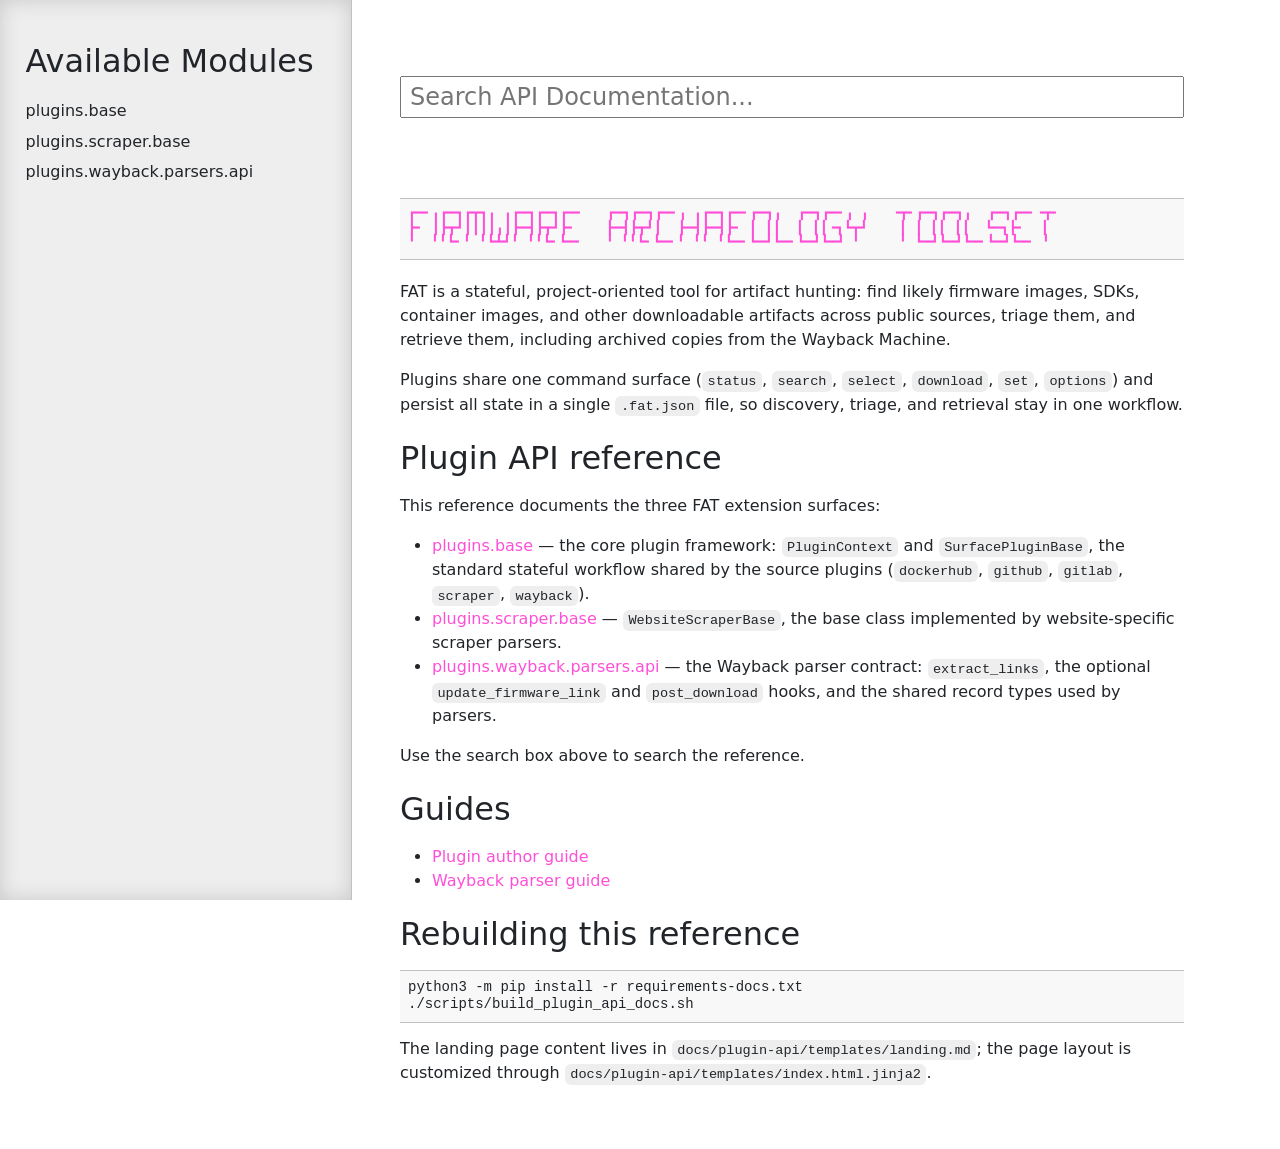
<file: docs/index.html>
<!doctype html>
<html lang="en">
<head>
    <meta charset="utf-8">
    <meta http-equiv="refresh" content="0; url=plugin-api/reference/">
    <link rel="canonical" href="plugin-api/reference/">
    <title>FAT Plugin API Reference</title>
</head>
<body>
    <p><a href="plugin-api/reference/">Open the FAT Plugin API reference</a></p>
</body>
</html>
</file>
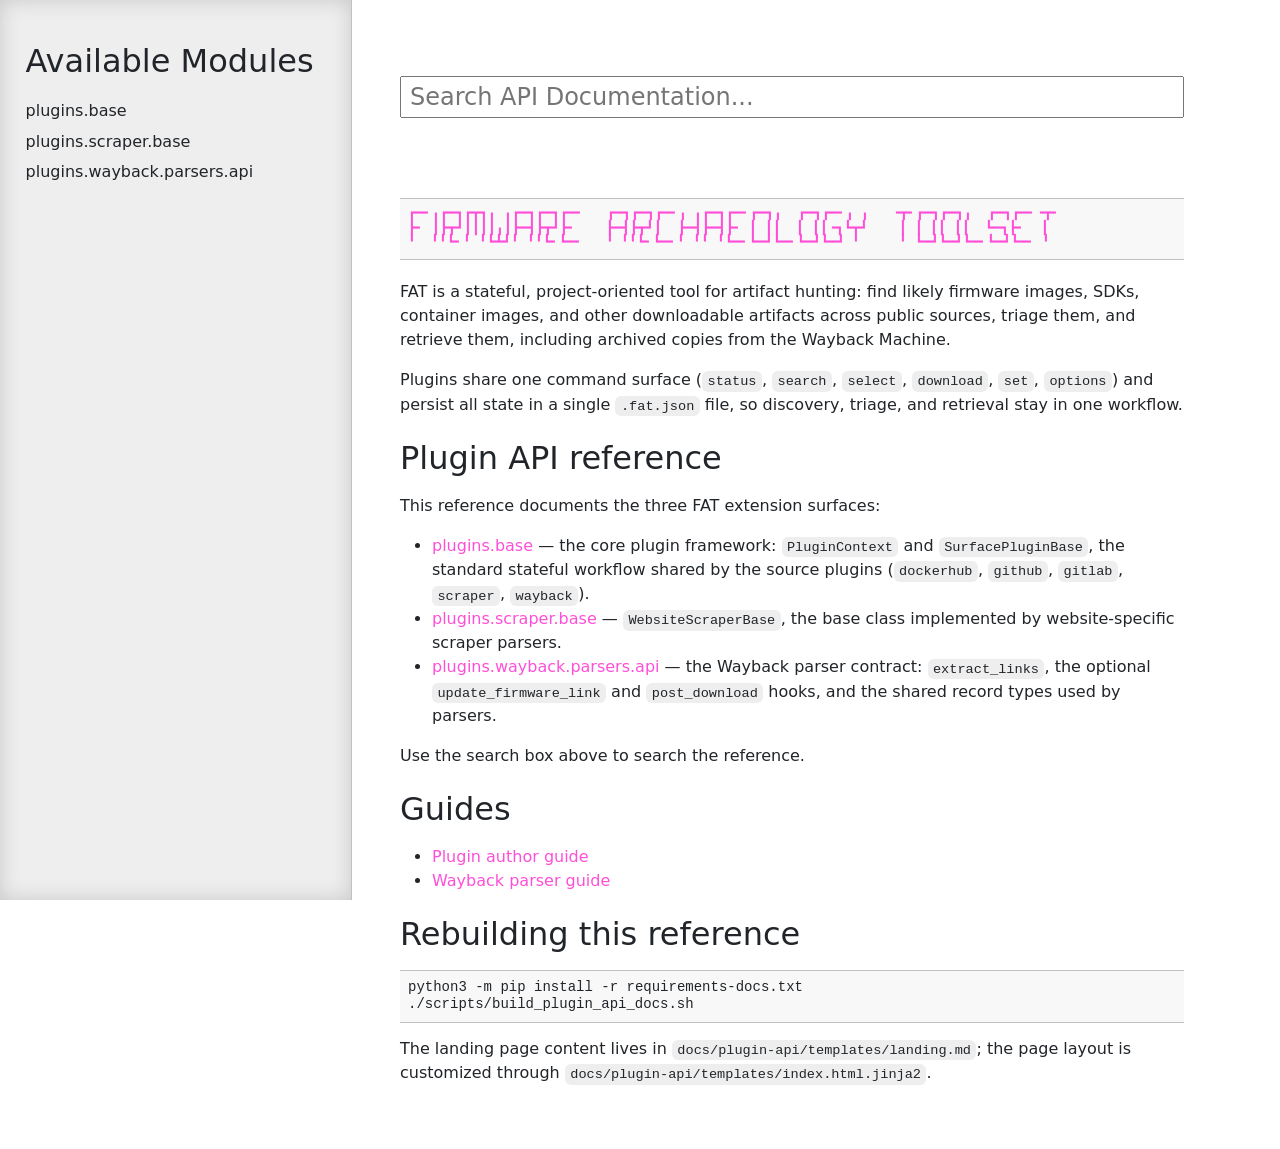
<file: docs/plugin-api/reference/index.html>
<!doctype html>
<html lang="en">
<head>
    <meta charset="utf-8">
    <meta name="viewport" content="width=device-width, initial-scale=1">
    <meta name="generator" content="pdoc 16.0.0"/>
    <title>FAT Plugin API Reference</title>

    <style>/*! * Bootstrap Reboot v5.0.0 (https://getbootstrap.com/) * Copyright 2011-2021 The Bootstrap Authors * Copyright 2011-2021 Twitter, Inc. * Licensed under MIT (https://github.com/twbs/bootstrap/blob/main/LICENSE) * Forked from Normalize.css, licensed MIT (https://github.com/necolas/normalize.css/blob/master/LICENSE.md) */*,::after,::before{box-sizing:border-box}@media (prefers-reduced-motion:no-preference){:root{scroll-behavior:smooth}}body{margin:0;font-family:system-ui,-apple-system,"Segoe UI",Roboto,"Helvetica Neue",Arial,"Noto Sans","Liberation Sans",sans-serif,"Apple Color Emoji","Segoe UI Emoji","Segoe UI Symbol","Noto Color Emoji";font-size:1rem;font-weight:400;line-height:1.5;color:#212529;background-color:#fff;-webkit-text-size-adjust:100%;-webkit-tap-highlight-color:transparent}hr{margin:1rem 0;color:inherit;background-color:currentColor;border:0;opacity:.25}hr:not([size]){height:1px}h1,h2,h3,h4,h5,h6{margin-top:0;margin-bottom:.5rem;font-weight:500;line-height:1.2}h1{font-size:calc(1.375rem + 1.5vw)}@media (min-width:1200px){h1{font-size:2.5rem}}h2{font-size:calc(1.325rem + .9vw)}@media (min-width:1200px){h2{font-size:2rem}}h3{font-size:calc(1.3rem + .6vw)}@media (min-width:1200px){h3{font-size:1.75rem}}h4{font-size:calc(1.275rem + .3vw)}@media (min-width:1200px){h4{font-size:1.5rem}}h5{font-size:1.25rem}h6{font-size:1rem}p{margin-top:0;margin-bottom:1rem}abbr[data-bs-original-title],abbr[title]{-webkit-text-decoration:underline dotted;text-decoration:underline dotted;cursor:help;-webkit-text-decoration-skip-ink:none;text-decoration-skip-ink:none}address{margin-bottom:1rem;font-style:normal;line-height:inherit}ol,ul{padding-left:2rem}dl,ol,ul{margin-top:0;margin-bottom:1rem}ol ol,ol ul,ul ol,ul ul{margin-bottom:0}dt{font-weight:700}dd{margin-bottom:.5rem;margin-left:0}blockquote{margin:0 0 1rem}b,strong{font-weight:bolder}small{font-size:.875em}mark{padding:.2em;background-color:#fcf8e3}sub,sup{position:relative;font-size:.75em;line-height:0;vertical-align:baseline}sub{bottom:-.25em}sup{top:-.5em}a{color:#0d6efd;text-decoration:underline}a:hover{color:#0a58ca}a:not([href]):not([class]),a:not([href]):not([class]):hover{color:inherit;text-decoration:none}code,kbd,pre,samp{font-family:SFMono-Regular,Menlo,Monaco,Consolas,"Liberation Mono","Courier New",monospace;font-size:1em;direction:ltr;unicode-bidi:bidi-override}pre{display:block;margin-top:0;margin-bottom:1rem;overflow:auto;font-size:.875em}pre code{font-size:inherit;color:inherit;word-break:normal}code{font-size:.875em;color:#d63384;word-wrap:break-word}a>code{color:inherit}kbd{padding:.2rem .4rem;font-size:.875em;color:#fff;background-color:#212529;border-radius:.2rem}kbd kbd{padding:0;font-size:1em;font-weight:700}figure{margin:0 0 1rem}img,svg{vertical-align:middle}table{caption-side:bottom;border-collapse:collapse}caption{padding-top:.5rem;padding-bottom:.5rem;color:#6c757d;text-align:left}th{text-align:inherit;text-align:-webkit-match-parent}tbody,td,tfoot,th,thead,tr{border-color:inherit;border-style:solid;border-width:0}label{display:inline-block}button{border-radius:0}button:focus:not(:focus-visible){outline:0}button,input,optgroup,select,textarea{margin:0;font-family:inherit;font-size:inherit;line-height:inherit}button,select{text-transform:none}[role=button]{cursor:pointer}select{word-wrap:normal}select:disabled{opacity:1}[list]::-webkit-calendar-picker-indicator{display:none}[type=button],[type=reset],[type=submit],button{-webkit-appearance:button}[type=button]:not(:disabled),[type=reset]:not(:disabled),[type=submit]:not(:disabled),button:not(:disabled){cursor:pointer}::-moz-focus-inner{padding:0;border-style:none}textarea{resize:vertical}fieldset{min-width:0;padding:0;margin:0;border:0}legend{float:left;width:100%;padding:0;margin-bottom:.5rem;font-size:calc(1.275rem + .3vw);line-height:inherit}@media (min-width:1200px){legend{font-size:1.5rem}}legend+*{clear:left}::-webkit-datetime-edit-day-field,::-webkit-datetime-edit-fields-wrapper,::-webkit-datetime-edit-hour-field,::-webkit-datetime-edit-minute,::-webkit-datetime-edit-month-field,::-webkit-datetime-edit-text,::-webkit-datetime-edit-year-field{padding:0}::-webkit-inner-spin-button{height:auto}[type=search]{outline-offset:-2px;-webkit-appearance:textfield}::-webkit-search-decoration{-webkit-appearance:none}::-webkit-color-swatch-wrapper{padding:0}::file-selector-button{font:inherit}::-webkit-file-upload-button{font:inherit;-webkit-appearance:button}output{display:inline-block}iframe{border:0}summary{display:list-item;cursor:pointer}progress{vertical-align:baseline}[hidden]{display:none!important}</style>
    <style>/*! syntax-highlighting.css */pre{line-height:125%;}span.linenos{color:inherit; background-color:transparent; padding-left:5px; padding-right:20px;}.pdoc-code .hll{background-color:#ffffcc}.pdoc-code{background:#f8f8f8;}.pdoc-code .c{color:#3D7B7B; font-style:italic}.pdoc-code .err{border:1px solid #FF0000}.pdoc-code .k{color:#008000; font-weight:bold}.pdoc-code .o{color:#666666}.pdoc-code .ch{color:#3D7B7B; font-style:italic}.pdoc-code .cm{color:#3D7B7B; font-style:italic}.pdoc-code .cp{color:#9C6500}.pdoc-code .cpf{color:#3D7B7B; font-style:italic}.pdoc-code .c1{color:#3D7B7B; font-style:italic}.pdoc-code .cs{color:#3D7B7B; font-style:italic}.pdoc-code .gd{color:#A00000}.pdoc-code .ge{font-style:italic}.pdoc-code .gr{color:#E40000}.pdoc-code .gh{color:#000080; font-weight:bold}.pdoc-code .gi{color:#008400}.pdoc-code .go{color:#717171}.pdoc-code .gp{color:#000080; font-weight:bold}.pdoc-code .gs{font-weight:bold}.pdoc-code .gu{color:#800080; font-weight:bold}.pdoc-code .gt{color:#0044DD}.pdoc-code .kc{color:#008000; font-weight:bold}.pdoc-code .kd{color:#008000; font-weight:bold}.pdoc-code .kn{color:#008000; font-weight:bold}.pdoc-code .kp{color:#008000}.pdoc-code .kr{color:#008000; font-weight:bold}.pdoc-code .kt{color:#B00040}.pdoc-code .m{color:#666666}.pdoc-code .s{color:#BA2121}.pdoc-code .na{color:#687822}.pdoc-code .nb{color:#008000}.pdoc-code .nc{color:#0000FF; font-weight:bold}.pdoc-code .no{color:#880000}.pdoc-code .nd{color:#AA22FF}.pdoc-code .ni{color:#717171; font-weight:bold}.pdoc-code .ne{color:#CB3F38; font-weight:bold}.pdoc-code .nf{color:#0000FF}.pdoc-code .nl{color:#767600}.pdoc-code .nn{color:#0000FF; font-weight:bold}.pdoc-code .nt{color:#008000; font-weight:bold}.pdoc-code .nv{color:#19177C}.pdoc-code .ow{color:#AA22FF; font-weight:bold}.pdoc-code .w{color:#bbbbbb}.pdoc-code .mb{color:#666666}.pdoc-code .mf{color:#666666}.pdoc-code .mh{color:#666666}.pdoc-code .mi{color:#666666}.pdoc-code .mo{color:#666666}.pdoc-code .sa{color:#BA2121}.pdoc-code .sb{color:#BA2121}.pdoc-code .sc{color:#BA2121}.pdoc-code .dl{color:#BA2121}.pdoc-code .sd{color:#BA2121; font-style:italic}.pdoc-code .s2{color:#BA2121}.pdoc-code .se{color:#AA5D1F; font-weight:bold}.pdoc-code .sh{color:#BA2121}.pdoc-code .si{color:#A45A77; font-weight:bold}.pdoc-code .sx{color:#008000}.pdoc-code .sr{color:#A45A77}.pdoc-code .s1{color:#BA2121}.pdoc-code .ss{color:#19177C}.pdoc-code .bp{color:#008000}.pdoc-code .fm{color:#0000FF}.pdoc-code .vc{color:#19177C}.pdoc-code .vg{color:#19177C}.pdoc-code .vi{color:#19177C}.pdoc-code .vm{color:#19177C}.pdoc-code .il{color:#666666}</style>
    <style>/*! theme.css */:root{--pdoc-background:#fff;}.pdoc{--text:#212529;--muted:#6c757d;--link:#3660a5;--link-hover:#1659c5;--code:#f8f8f8;--active:#fff598;--accent:#eee;--accent2:#c1c1c1;--nav-hover:rgba(255, 255, 255, 0.5);--name:#0066BB;--def:#008800;--annotation:#007020;}</style>
    <style>/*! layout.css */html, body{width:100%;height:100%;}html, main{scroll-behavior:smooth;}body{background-color:var(--pdoc-background);}@media (max-width:769px){#navtoggle{cursor:pointer;position:absolute;width:50px;height:40px;top:1rem;right:1rem;border-color:var(--text);color:var(--text);display:flex;opacity:0.8;z-index:999;}#navtoggle:hover{opacity:1;}#togglestate + div{display:none;}#togglestate:checked + div{display:inherit;}main, header{padding:2rem 3vw;}header + main{margin-top:-3rem;}.git-button{display:none !important;}nav input[type="search"]{max-width:77%;}nav input[type="search"]:first-child{margin-top:-6px;}nav input[type="search"]:valid ~ *{display:none !important;}}@media (min-width:770px){:root{--sidebar-width:clamp(12.5rem, 28vw, 22rem);}nav{position:fixed;overflow:auto;height:100vh;width:var(--sidebar-width);}main, header{padding:3rem 2rem 3rem calc(var(--sidebar-width) + 3rem);width:calc(54rem + var(--sidebar-width));max-width:100%;}header + main{margin-top:-4rem;}#navtoggle{display:none;}}#togglestate{position:absolute;height:0;opacity:0;}nav.pdoc{--pad:clamp(0.5rem, 2vw, 1.75rem);--indent:1.5rem;background-color:var(--accent);border-right:1px solid var(--accent2);box-shadow:0 0 20px rgba(50, 50, 50, .2) inset;padding:0 0 0 var(--pad);overflow-wrap:anywhere;scrollbar-width:thin; scrollbar-color:var(--accent2) transparent; z-index:1}nav.pdoc::-webkit-scrollbar{width:.4rem; }nav.pdoc::-webkit-scrollbar-thumb{background-color:var(--accent2); }nav.pdoc > div{padding:var(--pad) 0;}nav.pdoc .module-list-button{display:inline-flex;align-items:center;color:var(--text);border-color:var(--muted);margin-bottom:1rem;}nav.pdoc .module-list-button:hover{border-color:var(--text);}nav.pdoc input[type=search]{display:block;outline-offset:0;width:calc(100% - var(--pad));}nav.pdoc .logo{max-width:calc(100% - var(--pad));max-height:35vh;display:block;margin:0 auto 1rem;transform:translate(calc(-.5 * var(--pad)), 0);}nav.pdoc ul{list-style:none;padding-left:0;}nav.pdoc > div > ul{margin-left:calc(0px - var(--pad));}nav.pdoc li a{padding:.2rem 0 .2rem calc(var(--pad) + var(--indent));}nav.pdoc > div > ul > li > a{padding-left:var(--pad);}nav.pdoc li{transition:all 100ms;}nav.pdoc li:hover{background-color:var(--nav-hover);}nav.pdoc a, nav.pdoc a:hover{color:var(--text);}nav.pdoc a{display:block;}nav.pdoc > h2:first-of-type{margin-top:1.5rem;}nav.pdoc .class:before{content:"class ";color:var(--muted);}nav.pdoc .function:after{content:"()";color:var(--muted);}nav.pdoc footer:before{content:"";display:block;width:calc(100% - var(--pad));border-top:solid var(--accent2) 1px;margin-top:1.5rem;padding-top:.5rem;}nav.pdoc footer{font-size:small;}</style>
    <style>/*! content.css */.pdoc{color:var(--text);box-sizing:border-box;line-height:1.5;background:none;}.pdoc .pdoc-button{cursor:pointer;display:inline-block;border:solid black 1px;border-radius:2px;font-size:.75rem;padding:calc(0.5em - 1px) 1em;transition:100ms all;}.pdoc .alert{padding:1rem 1rem 1rem calc(1.5rem + 24px);border:1px solid transparent;border-radius:.25rem;background-repeat:no-repeat;background-position:.75rem center;margin-bottom:1rem;}.pdoc .alert > em{display:none;}.pdoc .alert > *:last-child{margin-bottom:0;}.pdoc .alert.note{color:#084298;background-color:#cfe2ff;border-color:#b6d4fe;background-image:url("data:image/svg+xml,%3Csvg%20xmlns%3D%22http%3A//www.w3.org/2000/svg%22%20width%3D%2224%22%20height%3D%2224%22%20fill%3D%22%23084298%22%20viewBox%3D%220%200%2016%2016%22%3E%3Cpath%20d%3D%22M8%2016A8%208%200%201%200%208%200a8%208%200%200%200%200%2016zm.93-9.412-1%204.705c-.07.34.029.533.304.533.194%200%20.487-.07.686-.246l-.088.416c-.287.346-.92.598-1.465.598-.703%200-1.002-.422-.808-1.319l.738-3.468c.064-.293.006-.399-.287-.47l-.451-.081.082-.381%202.29-.287zM8%205.5a1%201%200%201%201%200-2%201%201%200%200%201%200%202z%22/%3E%3C/svg%3E");}.pdoc .alert.tip{color:#0a3622;background-color:#d1e7dd;border-color:#a3cfbb;background-image:url("data:image/svg+xml,%3Csvg%20xmlns%3D%22http%3A//www.w3.org/2000/svg%22%20width%3D%2224%22%20height%3D%2224%22%20fill%3D%22%230a3622%22%20viewBox%3D%220%200%2016%2016%22%3E%3Cpath%20d%3D%22M2%206a6%206%200%201%201%2010.174%204.31c-.203.196-.359.4-.453.619l-.762%201.769A.5.5%200%200%201%2010.5%2013a.5.5%200%200%201%200%201%20.5.5%200%200%201%200%201l-.224.447a1%201%200%200%201-.894.553H6.618a1%201%200%200%201-.894-.553L5.5%2015a.5.5%200%200%201%200-1%20.5.5%200%200%201%200-1%20.5.5%200%200%201-.46-.302l-.761-1.77a2%202%200%200%200-.453-.618A5.98%205.98%200%200%201%202%206m6-5a5%205%200%200%200-3.479%208.592c.263.254.514.564.676.941L5.83%2012h4.342l.632-1.467c.162-.377.413-.687.676-.941A5%205%200%200%200%208%201%22/%3E%3C/svg%3E");}.pdoc .alert.important{color:#055160;background-color:#cff4fc;border-color:#9eeaf9;background-image:url("data:image/svg+xml,%3Csvg%20xmlns%3D%22http%3A//www.w3.org/2000/svg%22%20width%3D%2224%22%20height%3D%2224%22%20fill%3D%22%23055160%22%20viewBox%3D%220%200%2016%2016%22%3E%3Cpath%20d%3D%22M2%200a2%202%200%200%200-2%202v12a2%202%200%200%200%202%202h12a2%202%200%200%200%202-2V2a2%202%200%200%200-2-2zm6%204c.535%200%20.954.462.9.995l-.35%203.507a.552.552%200%200%201-1.1%200L7.1%204.995A.905.905%200%200%201%208%204m.002%206a1%201%200%201%201%200%202%201%201%200%200%201%200-2%22/%3E%3C/svg%3E");}.pdoc .alert.warning{color:#664d03;background-color:#fff3cd;border-color:#ffecb5;background-image:url("data:image/svg+xml,%3Csvg%20xmlns%3D%22http%3A//www.w3.org/2000/svg%22%20width%3D%2224%22%20height%3D%2224%22%20fill%3D%22%23664d03%22%20viewBox%3D%220%200%2016%2016%22%3E%3Cpath%20d%3D%22M8.982%201.566a1.13%201.13%200%200%200-1.96%200L.165%2013.233c-.457.778.091%201.767.98%201.767h13.713c.889%200%201.438-.99.98-1.767L8.982%201.566zM8%205c.535%200%20.954.462.9.995l-.35%203.507a.552.552%200%200%201-1.1%200L7.1%205.995A.905.905%200%200%201%208%205zm.002%206a1%201%200%201%201%200%202%201%201%200%200%201%200-2z%22/%3E%3C/svg%3E");}.pdoc .alert.caution{color:#842029;background-color:#f8d7da;border-color:#f5c2c7;background-image:url("data:image/svg+xml,%3Csvg%20xmlns%3D%22http%3A//www.w3.org/2000/svg%22%20width%3D%2224%22%20height%3D%2224%22%20fill%3D%22%23842029%22%20viewBox%3D%220%200%2016%2016%22%3E%3Cpath%20d%3D%22M11.46.146A.5.5%200%200%200%2011.107%200H4.893a.5.5%200%200%200-.353.146L.146%204.54A.5.5%200%200%200%200%204.893v6.214a.5.5%200%200%200%20.146.353l4.394%204.394a.5.5%200%200%200%20.353.146h6.214a.5.5%200%200%200%20.353-.146l4.394-4.394a.5.5%200%200%200%20.146-.353V4.893a.5.5%200%200%200-.146-.353zM8%204c.535%200%20.954.462.9.995l-.35%203.507a.552.552%200%200%201-1.1%200L7.1%204.995A.905.905%200%200%201%208%204m.002%206a1%201%200%201%201%200%202%201%201%200%200%201%200-2%22/%3E%3C/svg%3E");}.pdoc .alert.danger{color:#842029;background-color:#f8d7da;border-color:#f5c2c7;background-image:url("data:image/svg+xml,%3Csvg%20xmlns%3D%22http%3A//www.w3.org/2000/svg%22%20width%3D%2224%22%20height%3D%2224%22%20fill%3D%22%23842029%22%20viewBox%3D%220%200%2016%2016%22%3E%3Cpath%20d%3D%22M5.52.359A.5.5%200%200%201%206%200h4a.5.5%200%200%201%20.474.658L8.694%206H12.5a.5.5%200%200%201%20.395.807l-7%209a.5.5%200%200%201-.873-.454L6.823%209.5H3.5a.5.5%200%200%201-.48-.641l2.5-8.5z%22/%3E%3C/svg%3E");}.pdoc .visually-hidden{position:absolute !important;width:1px !important;height:1px !important;padding:0 !important;margin:-1px !important;overflow:hidden !important;clip:rect(0, 0, 0, 0) !important;white-space:nowrap !important;border:0 !important;}.pdoc h1, .pdoc h2, .pdoc h3{font-weight:300;margin:.3em 0;padding:.2em 0;}.pdoc > section:not(.module-info) h1{font-size:1.5rem;font-weight:500;}.pdoc > section:not(.module-info) h2{font-size:1.4rem;font-weight:500;}.pdoc > section:not(.module-info) h3{font-size:1.3rem;font-weight:500;}.pdoc > section:not(.module-info) h4{font-size:1.2rem;}.pdoc > section:not(.module-info) h5{font-size:1.1rem;}.pdoc a{text-decoration:none;color:var(--link);}.pdoc a:hover{color:var(--link-hover);}.pdoc blockquote{margin-left:2rem;}.pdoc pre{border-top:1px solid var(--accent2);border-bottom:1px solid var(--accent2);margin-top:0;margin-bottom:1em;padding:.5rem 0 .5rem .5rem;overflow-x:auto;background-color:var(--code);}.pdoc code{color:var(--text);padding:.2em .4em;margin:0;font-size:85%;background-color:var(--accent);border-radius:6px;}.pdoc a > code{color:inherit;}.pdoc pre > code{display:inline-block;font-size:inherit;background:none;border:none;padding:0;}.pdoc > section:not(.module-info){margin-bottom:1.5rem;}.pdoc .modulename{margin-top:0;font-weight:bold;}.pdoc .modulename a{color:var(--link);transition:100ms all;}.pdoc .git-button{float:right;border:solid var(--link) 1px;}.pdoc .git-button:hover{background-color:var(--link);color:var(--pdoc-background);}.view-source-toggle-state,.view-source-toggle-state ~ .pdoc-code{display:none;}.view-source-toggle-state:checked ~ .pdoc-code{display:block;}.view-source-button{display:inline-block;float:right;font-size:.75rem;line-height:1.5rem;color:var(--muted);padding:0 .4rem 0 1.3rem;cursor:pointer;text-indent:-2px;}.view-source-button > span{visibility:hidden;}.module-info .view-source-button{float:none;display:flex;justify-content:flex-end;margin:-1.2rem .4rem -.2rem 0;}.view-source-button::before{position:absolute;content:"View Source";display:list-item;list-style-type:disclosure-closed;}.view-source-toggle-state:checked ~ .attr .view-source-button::before,.view-source-toggle-state:checked ~ .view-source-button::before{list-style-type:disclosure-open;}.pdoc .docstring{margin-bottom:1.5rem;}.pdoc section:not(.module-info) .docstring{margin-left:clamp(0rem, 5vw - 2rem, 1rem);}.pdoc .docstring .pdoc-code{margin-left:1em;margin-right:1em;}.pdoc h1:target,.pdoc h2:target,.pdoc h3:target,.pdoc h4:target,.pdoc h5:target,.pdoc h6:target,.pdoc .pdoc-code > pre > span:target{background-color:var(--active);box-shadow:-1rem 0 0 0 var(--active);}.pdoc .pdoc-code > pre > span:target{display:block;}.pdoc div:target > .attr,.pdoc section:target > .attr,.pdoc dd:target > a{background-color:var(--active);}.pdoc *{scroll-margin:2rem;}.pdoc .pdoc-code .linenos{user-select:none;}.pdoc .attr:hover{filter:contrast(0.95);}.pdoc section, .pdoc .classattr{position:relative;}.pdoc .headerlink{--width:clamp(1rem, 3vw, 2rem);position:absolute;top:0;left:calc(0rem - var(--width));transition:all 100ms ease-in-out;opacity:0;}.pdoc .headerlink::before{content:"#";display:block;text-align:center;width:var(--width);height:2.3rem;line-height:2.3rem;font-size:1.5rem;}.pdoc .attr:hover ~ .headerlink,.pdoc *:target > .headerlink,.pdoc .headerlink:hover{opacity:1;}.pdoc .attr{display:block;margin:.5rem 0 .5rem;padding:.4rem .4rem .4rem 1rem;background-color:var(--accent);overflow-x:auto;}.pdoc .classattr{margin-left:2rem;}.pdoc .decorator-deprecated{color:#842029;}.pdoc .decorator-deprecated ~ span{filter:grayscale(1) opacity(0.8);}.pdoc .name{color:var(--name);font-weight:bold;}.pdoc .def{color:var(--def);font-weight:bold;}.pdoc .signature{background-color:transparent;}.pdoc .param, .pdoc .return-annotation{white-space:pre;}.pdoc .signature.multiline .param{display:block;}.pdoc .signature.condensed .param{display:inline-block;}.pdoc .annotation{color:var(--annotation);}.pdoc .view-value-toggle-state,.pdoc .view-value-toggle-state ~ .default_value{display:none;}.pdoc .view-value-toggle-state:checked ~ .default_value{display:inherit;}.pdoc .view-value-button{font-size:.5rem;vertical-align:middle;border-style:dashed;margin-top:-0.1rem;}.pdoc .view-value-button:hover{background:white;}.pdoc .view-value-button::before{content:"show";text-align:center;width:2.2em;display:inline-block;}.pdoc .view-value-toggle-state:checked ~ .view-value-button::before{content:"hide";}.pdoc .inherited{margin-left:2rem;}.pdoc .inherited dt{font-weight:700;}.pdoc .inherited dt, .pdoc .inherited dd{display:inline;margin-left:0;margin-bottom:.5rem;}.pdoc .inherited dd:not(:last-child):after{content:", ";}.pdoc .inherited .class:before{content:"class ";}.pdoc .inherited .function a:after{content:"()";}.pdoc .search-result .docstring{overflow:auto;max-height:25vh;}.pdoc .search-result.focused > .attr{background-color:var(--active);}.pdoc .attribution{margin-top:2rem;display:block;opacity:0.5;transition:all 200ms;filter:grayscale(100%);}.pdoc .attribution:hover{opacity:1;filter:grayscale(0%);}.pdoc .attribution img{margin-left:5px;height:27px;vertical-align:bottom;width:50px;transition:all 200ms;}.pdoc table{display:block;width:max-content;max-width:100%;overflow:auto;margin-bottom:1rem;}.pdoc table th{font-weight:600;}.pdoc table th, .pdoc table td{padding:6px 13px;border:1px solid var(--accent2);}</style>
    <style>/*! custom.css */:root{--fat-accent:#ff4fd8;--fat-accent-hover:#ff9ae8;}.pdoc{--link:var(--fat-accent);--link-hover:var(--fat-accent-hover);}.pdoc .pdoc-code .gh,.pdoc .pdoc-code .gp,.pdoc .pdoc-code .nf,.pdoc .pdoc-code .nc,.pdoc .pdoc-code .nn,.pdoc .pdoc-code .fm{color:var(--fat-accent);}.fat-logo{margin:0 0 2rem;overflow-x:auto;}.fat-logo pre{color:#ff4fd8;font-family:ui-monospace, SFMono-Regular, Menlo, Monaco, Consolas,"Liberation Mono", "Courier New", monospace;font-size:clamp(0.35rem, 1vw, 0.85rem);line-height:1.15;margin:0;white-space:pre;}@media (prefers-color-scheme:dark){:root{--pdoc-background:#111827;}.pdoc{--text:#e5e7eb;--muted:#9ca3af;--link:var(--fat-accent);--link-hover:var(--fat-accent-hover);--code:#1f2937;--active:#665c00;--accent:#374151;--accent2:#6b7280;--nav-hover:rgba(255, 255, 255, 0.1);--name:#7dd3fc;--def:#86efac;--annotation:#a7f3d0;}}</style>
    <style>header.pdoc{display:flex;align-items:center;flex-wrap:wrap;}header.pdoc img{max-width:200px;max-height:75px;padding-right:2rem;}header.pdoc input[type=search]{outline-offset:0;font-size:1.5rem;min-width:60%;flex-grow:1;padding-left:.5rem;margin:1.75rem 0;}</style></head>
<body>
    <nav class="pdoc">
        <label id="navtoggle" for="togglestate" class="pdoc-button"><svg xmlns='http://www.w3.org/2000/svg' viewBox='0 0 30 30'><path stroke-linecap='round' stroke="currentColor" stroke-miterlimit='10' stroke-width='2' d='M4 7h22M4 15h22M4 23h22'/></svg></label>
        <input id="togglestate" type="checkbox" aria-hidden="true" tabindex="-1">
        <div>    <h2>Available Modules</h2>
    <ul>
            <li><a href="plugins/base.html">plugins.base</a></li>
            <li><a href="plugins/scraper/base.html">plugins.scraper.base</a></li>
            <li><a href="plugins/wayback/parsers/api.html">plugins.wayback.parsers.api</a></li>
    </ul>
</div>
    </nav>
    <header class="pdoc">
            <input type="search" placeholder="Search API Documentation..." aria-label="search box">
    </header>
    <main class="pdoc">
        <h1 class="fat-logo" aria-label="Firmware Archaeology Toolset">
            <pre aria-hidden="true">┏━╸╻┏━┓┏┳┓╻ ╻┏━┓┏━┓┏━╸   ┏━┓┏━┓┏━╸╻ ╻┏━┓┏━╸┏━┓╻  ┏━┓┏━╸╻ ╻   ╺┳╸┏━┓┏━┓╻  ┏━┓┏━╸╺┳╸
┣╸ ┃┣┳┛┃┃┃┃╻┃┣━┫┣┳┛┣╸    ┣━┫┣┳┛┃  ┣━┫┣━┫┣╸ ┃ ┃┃  ┃ ┃┃╺┓┗┳┛    ┃ ┃ ┃┃ ┃┃  ┗━┓┣╸  ┃
╹  ╹╹┗╸╹ ╹┗┻┛╹ ╹╹┗╸┗━╸   ╹ ╹╹┗╸┗━╸╹ ╹╹ ╹┗━╸┗━┛┗━╸┗━┛┗━┛ ╹     ╹ ┗━┛┗━┛┗━╸┗━┛┗━╸ ╹</pre>
        </h1>
        <p>FAT is a stateful, project-oriented tool for artifact hunting: find likely
firmware images, SDKs, container images, and other downloadable artifacts
across public sources, triage them, and retrieve them, including archived
copies from the Wayback Machine.</p>

<p>Plugins share one command surface (<code>status</code>, <code>search</code>, <code>select</code>, <code>download</code>,
<code>set</code>, <code>options</code>) and persist all state in a single <code>.fat.json</code> file, so
discovery, triage, and retrieval stay in one workflow.</p>

<h2 id="plugin-api-reference">Plugin API reference</h2>

<p>This reference documents the three FAT extension surfaces:</p>

<ul>
<li><a href="plugins/base.html">plugins.base</a> — the core plugin framework:
<code>PluginContext</code> and <code>SurfacePluginBase</code>, the standard stateful workflow
shared by the source plugins (<code>dockerhub</code>, <code>github</code>, <code>gitlab</code>, <code>scraper</code>,
<code>wayback</code>).</li>
<li><a href="plugins/scraper/base.html">plugins.scraper.base</a> — <code>WebsiteScraperBase</code>,
the base class implemented by website-specific scraper parsers.</li>
<li><a href="plugins/wayback/parsers/api.html">plugins.wayback.parsers.api</a> — the
Wayback parser contract: <code>extract_links</code>, the optional <code>update_firmware_link</code>
and <code>post_download</code> hooks, and the shared record types used by parsers.</li>
</ul>

<p>Use the search box above to search the reference.</p>

<h2 id="guides">Guides</h2>

<ul>
<li><a href="https://github.com/NozomiNetworks/firmware-archaeology-toolset/blob/main/plugins/README.md">Plugin author guide</a></li>
<li><a href="https://github.com/NozomiNetworks/firmware-archaeology-toolset/blob/main/plugins/wayback/PARSER_HOWTO.md">Wayback parser guide</a></li>
</ul>

<h2 id="rebuilding-this-reference">Rebuilding this reference</h2>

<div class="pdoc-code codehilite">
<pre><span></span><code>python3<span class="w"> </span>-m<span class="w"> </span>pip<span class="w"> </span>install<span class="w"> </span>-r<span class="w"> </span>requirements-docs.txt
./scripts/build_plugin_api_docs.sh
</code></pre>
</div>

<p>The landing page content lives in <code>docs/plugin-api/templates/landing.md</code>; the
page layout is customized through <code>docs/plugin-api/templates/index.html.jinja2</code>.</p>

    </main>
<script>
    function escapeHTML(html) {
        return document.createElement('div').appendChild(document.createTextNode(html)).parentNode.innerHTML;
    }

    const originalContent = document.querySelector("main.pdoc");
    let currentContent = originalContent;

    function setContent(innerHTML) {
        let elem;
        if (innerHTML) {
            elem = document.createElement("main");
            elem.classList.add("pdoc");
            elem.innerHTML = innerHTML;
        } else {
            elem = originalContent;
        }
        if (currentContent !== elem) {
            currentContent.replaceWith(elem);
            currentContent = elem;
        }
    }

    function getSearchTerm() {
        return (new URL(window.location)).searchParams.get("search");
    }

    const searchBox = document.querySelector(".pdoc input[type=search]");
    searchBox.addEventListener("input", function () {
        let url = new URL(window.location);
        if (searchBox.value.trim()) {
            url.hash = "";
            url.searchParams.set("search", searchBox.value);
        } else {
            url.searchParams.delete("search");
        }
        history.replaceState("", "", url.toString());
        onInput();
    });
    window.addEventListener("popstate", onInput);


    let search, searchErr;

    async function initialize() {
        try {
            search = await new Promise((resolve, reject) => {
                const script = document.createElement("script");
                script.type = "text/javascript";
                script.async = true;
                script.onload = () => resolve(window.pdocSearch);
                script.onerror = (e) => reject(e);
                script.src = "search.js";
                document.getElementsByTagName("head")[0].appendChild(script);
            });
        } catch (e) {
            console.error("Cannot fetch pdoc search index");
            searchErr = "Cannot fetch search index.";
        }
        onInput();

        document.querySelector("nav.pdoc").addEventListener("click", e => {
            if (e.target.hash) {
                searchBox.value = "";
                searchBox.dispatchEvent(new Event("input"));
            }
        });
    }

    function onInput() {
        setContent((() => {
            const term = getSearchTerm();
            if (!term) {
                return null
            }
            if (searchErr) {
                return `<h3>Error: ${searchErr}</h3>`
            }
            if (!search) {
                return "<h3>Searching...</h3>"
            }

            window.scrollTo({top: 0, left: 0, behavior: 'auto'});

            const results = search(term);

            let html;
            if (results.length === 0) {
                html = `No search results for '${escapeHTML(term)}'.`
            } else {
                html = `<h4>${results.length} search result${results.length > 1 ? "s" : ""} for '${escapeHTML(term)}'.</h4>`;
            }
            for (let result of results.slice(0, 10)) {
                let doc = result.doc;
                let url = `${doc.modulename.replaceAll(".", "/")}.html`;
                if (doc.qualname) {
                    url += `#${doc.qualname}`;
                }

                let heading;
                switch (result.doc.kind) {
                    case "function":
                        if (doc.fullname.endsWith(".__init__")) {
                            heading = `<span class="name">${doc.fullname.replace(/\.__init__$/, "")}</span>${doc.signature}`;
                        } else {
                            heading = `<span class="def">${doc.funcdef}</span> <span class="name">${doc.fullname}</span>${doc.signature}`;
                        }
                        break;
                    case "class":
                        heading = `<span class="def">class</span> <span class="name">${doc.fullname}</span>`;
                        if (doc.bases)
                            heading += `<wbr>(<span class="base">${doc.bases}</span>)`;
                        heading += `:`;
                        break;
                    case "variable":
                        heading = `<span class="name">${doc.fullname}</span>`;
                        if (doc.annotation)
                            heading += `<span class="annotation">${doc.annotation}</span>`;
                        if (doc.default_value)
                            heading += `<span class="default_value"> = ${doc.default_value}</span>`;
                        break;
                    default:
                        heading = `<span class="name">${doc.fullname}</span>`;
                        break;
                }
                html += `
                        <section class="search-result">
                        <a href="${url}" class="attr ${doc.kind}">${heading}</a>
                        <div class="docstring">${doc.doc}</div>
                        </section>
                    `;

            }
            return html;
        })());
    }

    if (getSearchTerm()) {
        initialize();
        searchBox.value = getSearchTerm();
        onInput();
    } else {
        searchBox.addEventListener("focus", initialize, {once: true});
    }

    searchBox.addEventListener("keydown", e => {
        if (["ArrowDown", "ArrowUp", "Enter"].includes(e.key)) {
            let focused = currentContent.querySelector(".search-result.focused");
            if (!focused) {
                currentContent.querySelector(".search-result").classList.add("focused");
            } else if (
                e.key === "ArrowDown"
                && focused.nextElementSibling
                && focused.nextElementSibling.classList.contains("search-result")
            ) {
                focused.classList.remove("focused");
                focused.nextElementSibling.classList.add("focused");
                focused.nextElementSibling.scrollIntoView({
                    behavior: "smooth",
                    block: "nearest",
                    inline: "nearest"
                });
            } else if (
                e.key === "ArrowUp"
                && focused.previousElementSibling
                && focused.previousElementSibling.classList.contains("search-result")
            ) {
                focused.classList.remove("focused");
                focused.previousElementSibling.classList.add("focused");
                focused.previousElementSibling.scrollIntoView({
                    behavior: "smooth",
                    block: "nearest",
                    inline: "nearest"
                });
            } else if (
                e.key === "Enter"
            ) {
                focused.querySelector("a").click();
            }
        }
    });
</script></body>
</html>
</file>
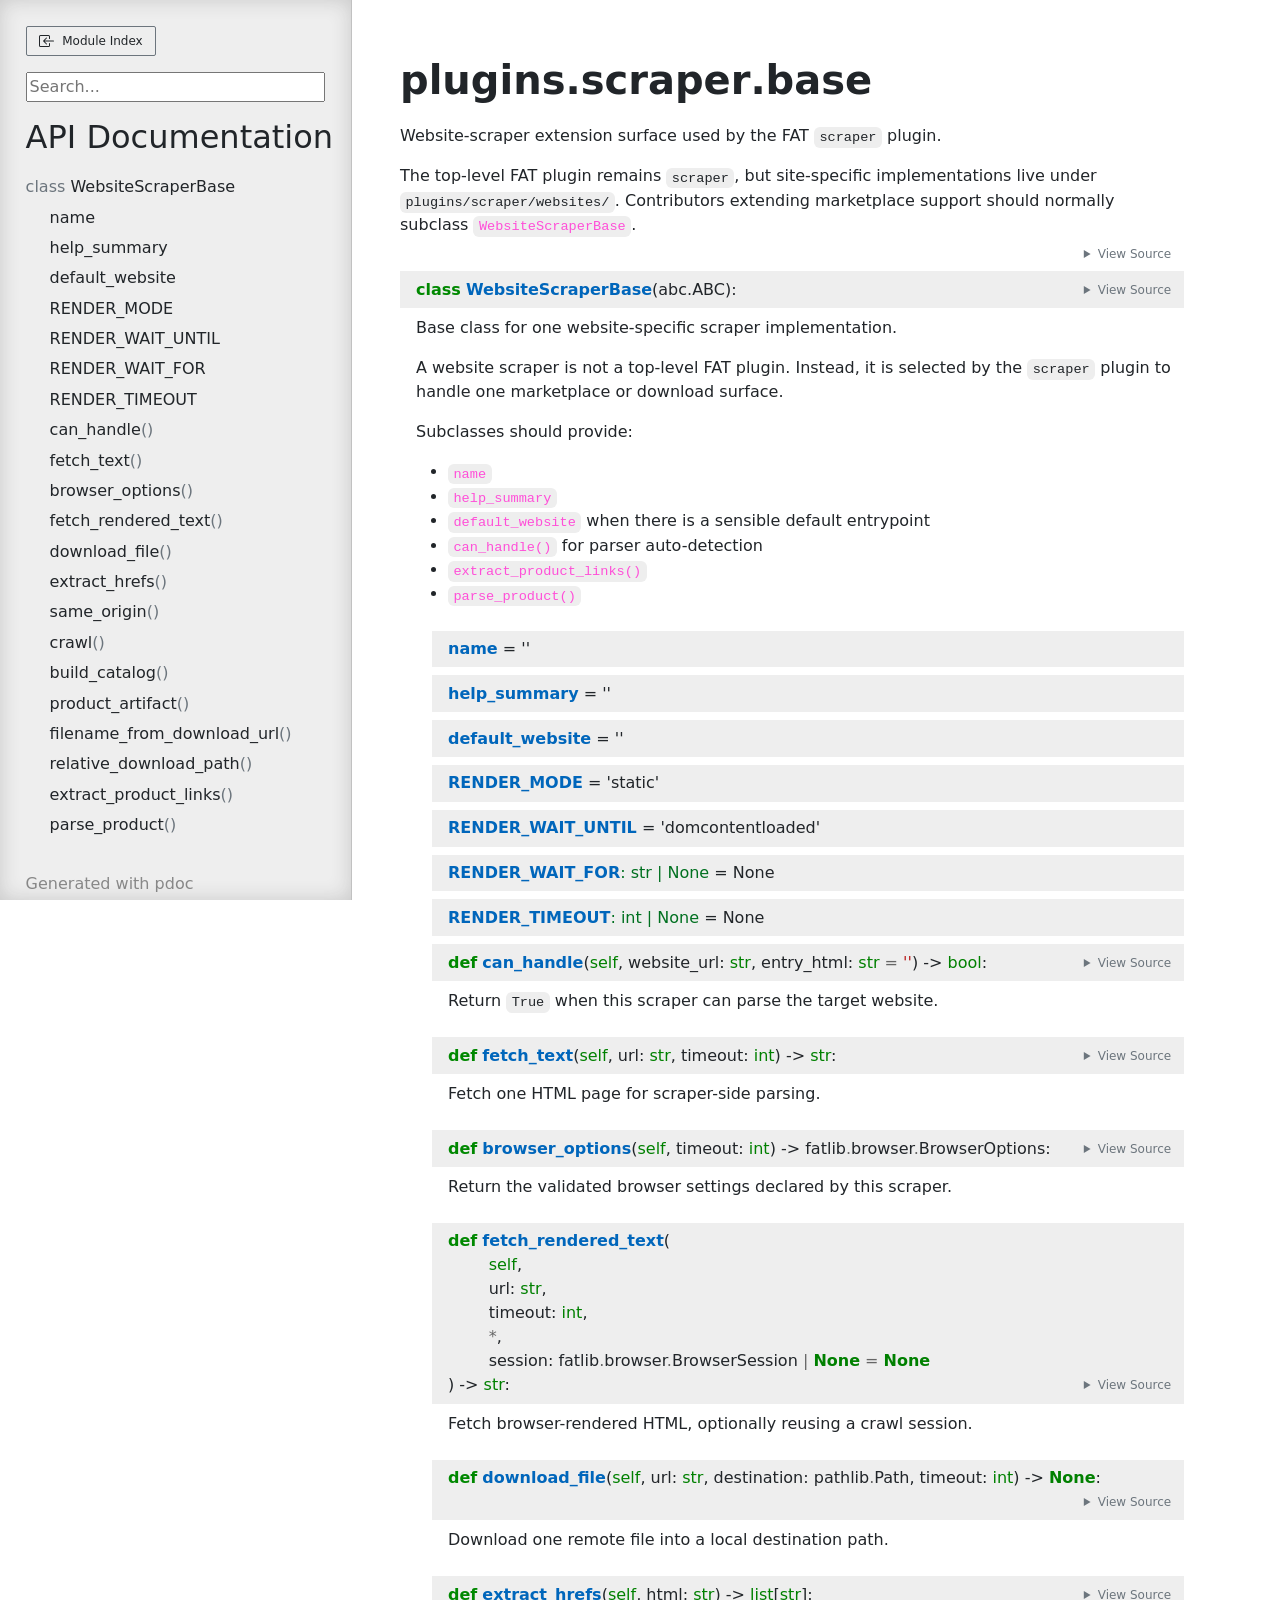
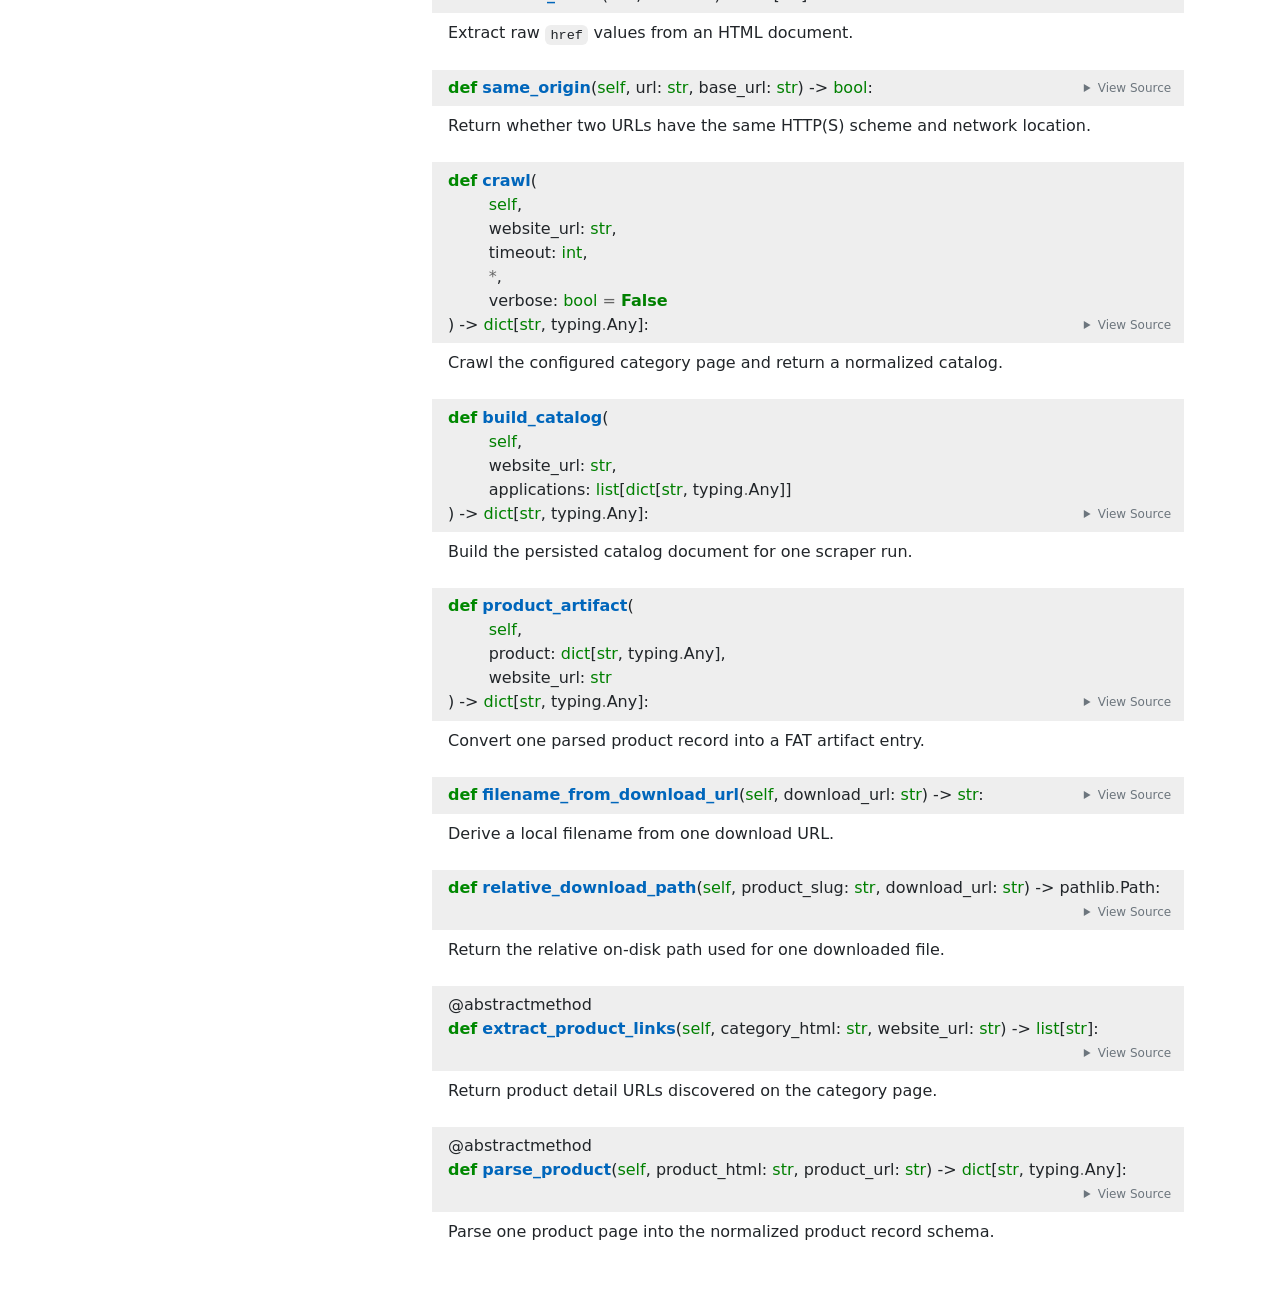
<file: docs/plugin-api/reference/plugins/scraper/base.html>
<!doctype html>
<html lang="en">
<head>
    <meta charset="utf-8">
    <meta name="viewport" content="width=device-width, initial-scale=1">
    <meta name="generator" content="pdoc 16.0.0"/>
    <title>plugins.scraper.base API documentation</title>

    <style>/*! * Bootstrap Reboot v5.0.0 (https://getbootstrap.com/) * Copyright 2011-2021 The Bootstrap Authors * Copyright 2011-2021 Twitter, Inc. * Licensed under MIT (https://github.com/twbs/bootstrap/blob/main/LICENSE) * Forked from Normalize.css, licensed MIT (https://github.com/necolas/normalize.css/blob/master/LICENSE.md) */*,::after,::before{box-sizing:border-box}@media (prefers-reduced-motion:no-preference){:root{scroll-behavior:smooth}}body{margin:0;font-family:system-ui,-apple-system,"Segoe UI",Roboto,"Helvetica Neue",Arial,"Noto Sans","Liberation Sans",sans-serif,"Apple Color Emoji","Segoe UI Emoji","Segoe UI Symbol","Noto Color Emoji";font-size:1rem;font-weight:400;line-height:1.5;color:#212529;background-color:#fff;-webkit-text-size-adjust:100%;-webkit-tap-highlight-color:transparent}hr{margin:1rem 0;color:inherit;background-color:currentColor;border:0;opacity:.25}hr:not([size]){height:1px}h1,h2,h3,h4,h5,h6{margin-top:0;margin-bottom:.5rem;font-weight:500;line-height:1.2}h1{font-size:calc(1.375rem + 1.5vw)}@media (min-width:1200px){h1{font-size:2.5rem}}h2{font-size:calc(1.325rem + .9vw)}@media (min-width:1200px){h2{font-size:2rem}}h3{font-size:calc(1.3rem + .6vw)}@media (min-width:1200px){h3{font-size:1.75rem}}h4{font-size:calc(1.275rem + .3vw)}@media (min-width:1200px){h4{font-size:1.5rem}}h5{font-size:1.25rem}h6{font-size:1rem}p{margin-top:0;margin-bottom:1rem}abbr[data-bs-original-title],abbr[title]{-webkit-text-decoration:underline dotted;text-decoration:underline dotted;cursor:help;-webkit-text-decoration-skip-ink:none;text-decoration-skip-ink:none}address{margin-bottom:1rem;font-style:normal;line-height:inherit}ol,ul{padding-left:2rem}dl,ol,ul{margin-top:0;margin-bottom:1rem}ol ol,ol ul,ul ol,ul ul{margin-bottom:0}dt{font-weight:700}dd{margin-bottom:.5rem;margin-left:0}blockquote{margin:0 0 1rem}b,strong{font-weight:bolder}small{font-size:.875em}mark{padding:.2em;background-color:#fcf8e3}sub,sup{position:relative;font-size:.75em;line-height:0;vertical-align:baseline}sub{bottom:-.25em}sup{top:-.5em}a{color:#0d6efd;text-decoration:underline}a:hover{color:#0a58ca}a:not([href]):not([class]),a:not([href]):not([class]):hover{color:inherit;text-decoration:none}code,kbd,pre,samp{font-family:SFMono-Regular,Menlo,Monaco,Consolas,"Liberation Mono","Courier New",monospace;font-size:1em;direction:ltr;unicode-bidi:bidi-override}pre{display:block;margin-top:0;margin-bottom:1rem;overflow:auto;font-size:.875em}pre code{font-size:inherit;color:inherit;word-break:normal}code{font-size:.875em;color:#d63384;word-wrap:break-word}a>code{color:inherit}kbd{padding:.2rem .4rem;font-size:.875em;color:#fff;background-color:#212529;border-radius:.2rem}kbd kbd{padding:0;font-size:1em;font-weight:700}figure{margin:0 0 1rem}img,svg{vertical-align:middle}table{caption-side:bottom;border-collapse:collapse}caption{padding-top:.5rem;padding-bottom:.5rem;color:#6c757d;text-align:left}th{text-align:inherit;text-align:-webkit-match-parent}tbody,td,tfoot,th,thead,tr{border-color:inherit;border-style:solid;border-width:0}label{display:inline-block}button{border-radius:0}button:focus:not(:focus-visible){outline:0}button,input,optgroup,select,textarea{margin:0;font-family:inherit;font-size:inherit;line-height:inherit}button,select{text-transform:none}[role=button]{cursor:pointer}select{word-wrap:normal}select:disabled{opacity:1}[list]::-webkit-calendar-picker-indicator{display:none}[type=button],[type=reset],[type=submit],button{-webkit-appearance:button}[type=button]:not(:disabled),[type=reset]:not(:disabled),[type=submit]:not(:disabled),button:not(:disabled){cursor:pointer}::-moz-focus-inner{padding:0;border-style:none}textarea{resize:vertical}fieldset{min-width:0;padding:0;margin:0;border:0}legend{float:left;width:100%;padding:0;margin-bottom:.5rem;font-size:calc(1.275rem + .3vw);line-height:inherit}@media (min-width:1200px){legend{font-size:1.5rem}}legend+*{clear:left}::-webkit-datetime-edit-day-field,::-webkit-datetime-edit-fields-wrapper,::-webkit-datetime-edit-hour-field,::-webkit-datetime-edit-minute,::-webkit-datetime-edit-month-field,::-webkit-datetime-edit-text,::-webkit-datetime-edit-year-field{padding:0}::-webkit-inner-spin-button{height:auto}[type=search]{outline-offset:-2px;-webkit-appearance:textfield}::-webkit-search-decoration{-webkit-appearance:none}::-webkit-color-swatch-wrapper{padding:0}::file-selector-button{font:inherit}::-webkit-file-upload-button{font:inherit;-webkit-appearance:button}output{display:inline-block}iframe{border:0}summary{display:list-item;cursor:pointer}progress{vertical-align:baseline}[hidden]{display:none!important}</style>
    <style>/*! syntax-highlighting.css */pre{line-height:125%;}span.linenos{color:inherit; background-color:transparent; padding-left:5px; padding-right:20px;}.pdoc-code .hll{background-color:#ffffcc}.pdoc-code{background:#f8f8f8;}.pdoc-code .c{color:#3D7B7B; font-style:italic}.pdoc-code .err{border:1px solid #FF0000}.pdoc-code .k{color:#008000; font-weight:bold}.pdoc-code .o{color:#666666}.pdoc-code .ch{color:#3D7B7B; font-style:italic}.pdoc-code .cm{color:#3D7B7B; font-style:italic}.pdoc-code .cp{color:#9C6500}.pdoc-code .cpf{color:#3D7B7B; font-style:italic}.pdoc-code .c1{color:#3D7B7B; font-style:italic}.pdoc-code .cs{color:#3D7B7B; font-style:italic}.pdoc-code .gd{color:#A00000}.pdoc-code .ge{font-style:italic}.pdoc-code .gr{color:#E40000}.pdoc-code .gh{color:#000080; font-weight:bold}.pdoc-code .gi{color:#008400}.pdoc-code .go{color:#717171}.pdoc-code .gp{color:#000080; font-weight:bold}.pdoc-code .gs{font-weight:bold}.pdoc-code .gu{color:#800080; font-weight:bold}.pdoc-code .gt{color:#0044DD}.pdoc-code .kc{color:#008000; font-weight:bold}.pdoc-code .kd{color:#008000; font-weight:bold}.pdoc-code .kn{color:#008000; font-weight:bold}.pdoc-code .kp{color:#008000}.pdoc-code .kr{color:#008000; font-weight:bold}.pdoc-code .kt{color:#B00040}.pdoc-code .m{color:#666666}.pdoc-code .s{color:#BA2121}.pdoc-code .na{color:#687822}.pdoc-code .nb{color:#008000}.pdoc-code .nc{color:#0000FF; font-weight:bold}.pdoc-code .no{color:#880000}.pdoc-code .nd{color:#AA22FF}.pdoc-code .ni{color:#717171; font-weight:bold}.pdoc-code .ne{color:#CB3F38; font-weight:bold}.pdoc-code .nf{color:#0000FF}.pdoc-code .nl{color:#767600}.pdoc-code .nn{color:#0000FF; font-weight:bold}.pdoc-code .nt{color:#008000; font-weight:bold}.pdoc-code .nv{color:#19177C}.pdoc-code .ow{color:#AA22FF; font-weight:bold}.pdoc-code .w{color:#bbbbbb}.pdoc-code .mb{color:#666666}.pdoc-code .mf{color:#666666}.pdoc-code .mh{color:#666666}.pdoc-code .mi{color:#666666}.pdoc-code .mo{color:#666666}.pdoc-code .sa{color:#BA2121}.pdoc-code .sb{color:#BA2121}.pdoc-code .sc{color:#BA2121}.pdoc-code .dl{color:#BA2121}.pdoc-code .sd{color:#BA2121; font-style:italic}.pdoc-code .s2{color:#BA2121}.pdoc-code .se{color:#AA5D1F; font-weight:bold}.pdoc-code .sh{color:#BA2121}.pdoc-code .si{color:#A45A77; font-weight:bold}.pdoc-code .sx{color:#008000}.pdoc-code .sr{color:#A45A77}.pdoc-code .s1{color:#BA2121}.pdoc-code .ss{color:#19177C}.pdoc-code .bp{color:#008000}.pdoc-code .fm{color:#0000FF}.pdoc-code .vc{color:#19177C}.pdoc-code .vg{color:#19177C}.pdoc-code .vi{color:#19177C}.pdoc-code .vm{color:#19177C}.pdoc-code .il{color:#666666}</style>
    <style>/*! theme.css */:root{--pdoc-background:#fff;}.pdoc{--text:#212529;--muted:#6c757d;--link:#3660a5;--link-hover:#1659c5;--code:#f8f8f8;--active:#fff598;--accent:#eee;--accent2:#c1c1c1;--nav-hover:rgba(255, 255, 255, 0.5);--name:#0066BB;--def:#008800;--annotation:#007020;}</style>
    <style>/*! layout.css */html, body{width:100%;height:100%;}html, main{scroll-behavior:smooth;}body{background-color:var(--pdoc-background);}@media (max-width:769px){#navtoggle{cursor:pointer;position:absolute;width:50px;height:40px;top:1rem;right:1rem;border-color:var(--text);color:var(--text);display:flex;opacity:0.8;z-index:999;}#navtoggle:hover{opacity:1;}#togglestate + div{display:none;}#togglestate:checked + div{display:inherit;}main, header{padding:2rem 3vw;}header + main{margin-top:-3rem;}.git-button{display:none !important;}nav input[type="search"]{max-width:77%;}nav input[type="search"]:first-child{margin-top:-6px;}nav input[type="search"]:valid ~ *{display:none !important;}}@media (min-width:770px){:root{--sidebar-width:clamp(12.5rem, 28vw, 22rem);}nav{position:fixed;overflow:auto;height:100vh;width:var(--sidebar-width);}main, header{padding:3rem 2rem 3rem calc(var(--sidebar-width) + 3rem);width:calc(54rem + var(--sidebar-width));max-width:100%;}header + main{margin-top:-4rem;}#navtoggle{display:none;}}#togglestate{position:absolute;height:0;opacity:0;}nav.pdoc{--pad:clamp(0.5rem, 2vw, 1.75rem);--indent:1.5rem;background-color:var(--accent);border-right:1px solid var(--accent2);box-shadow:0 0 20px rgba(50, 50, 50, .2) inset;padding:0 0 0 var(--pad);overflow-wrap:anywhere;scrollbar-width:thin; scrollbar-color:var(--accent2) transparent; z-index:1}nav.pdoc::-webkit-scrollbar{width:.4rem; }nav.pdoc::-webkit-scrollbar-thumb{background-color:var(--accent2); }nav.pdoc > div{padding:var(--pad) 0;}nav.pdoc .module-list-button{display:inline-flex;align-items:center;color:var(--text);border-color:var(--muted);margin-bottom:1rem;}nav.pdoc .module-list-button:hover{border-color:var(--text);}nav.pdoc input[type=search]{display:block;outline-offset:0;width:calc(100% - var(--pad));}nav.pdoc .logo{max-width:calc(100% - var(--pad));max-height:35vh;display:block;margin:0 auto 1rem;transform:translate(calc(-.5 * var(--pad)), 0);}nav.pdoc ul{list-style:none;padding-left:0;}nav.pdoc > div > ul{margin-left:calc(0px - var(--pad));}nav.pdoc li a{padding:.2rem 0 .2rem calc(var(--pad) + var(--indent));}nav.pdoc > div > ul > li > a{padding-left:var(--pad);}nav.pdoc li{transition:all 100ms;}nav.pdoc li:hover{background-color:var(--nav-hover);}nav.pdoc a, nav.pdoc a:hover{color:var(--text);}nav.pdoc a{display:block;}nav.pdoc > h2:first-of-type{margin-top:1.5rem;}nav.pdoc .class:before{content:"class ";color:var(--muted);}nav.pdoc .function:after{content:"()";color:var(--muted);}nav.pdoc footer:before{content:"";display:block;width:calc(100% - var(--pad));border-top:solid var(--accent2) 1px;margin-top:1.5rem;padding-top:.5rem;}nav.pdoc footer{font-size:small;}</style>
    <style>/*! content.css */.pdoc{color:var(--text);box-sizing:border-box;line-height:1.5;background:none;}.pdoc .pdoc-button{cursor:pointer;display:inline-block;border:solid black 1px;border-radius:2px;font-size:.75rem;padding:calc(0.5em - 1px) 1em;transition:100ms all;}.pdoc .alert{padding:1rem 1rem 1rem calc(1.5rem + 24px);border:1px solid transparent;border-radius:.25rem;background-repeat:no-repeat;background-position:.75rem center;margin-bottom:1rem;}.pdoc .alert > em{display:none;}.pdoc .alert > *:last-child{margin-bottom:0;}.pdoc .alert.note{color:#084298;background-color:#cfe2ff;border-color:#b6d4fe;background-image:url("data:image/svg+xml,%3Csvg%20xmlns%3D%22http%3A//www.w3.org/2000/svg%22%20width%3D%2224%22%20height%3D%2224%22%20fill%3D%22%23084298%22%20viewBox%3D%220%200%2016%2016%22%3E%3Cpath%20d%3D%22M8%2016A8%208%200%201%200%208%200a8%208%200%200%200%200%2016zm.93-9.412-1%204.705c-.07.34.029.533.304.533.194%200%20.487-.07.686-.246l-.088.416c-.287.346-.92.598-1.465.598-.703%200-1.002-.422-.808-1.319l.738-3.468c.064-.293.006-.399-.287-.47l-.451-.081.082-.381%202.29-.287zM8%205.5a1%201%200%201%201%200-2%201%201%200%200%201%200%202z%22/%3E%3C/svg%3E");}.pdoc .alert.tip{color:#0a3622;background-color:#d1e7dd;border-color:#a3cfbb;background-image:url("data:image/svg+xml,%3Csvg%20xmlns%3D%22http%3A//www.w3.org/2000/svg%22%20width%3D%2224%22%20height%3D%2224%22%20fill%3D%22%230a3622%22%20viewBox%3D%220%200%2016%2016%22%3E%3Cpath%20d%3D%22M2%206a6%206%200%201%201%2010.174%204.31c-.203.196-.359.4-.453.619l-.762%201.769A.5.5%200%200%201%2010.5%2013a.5.5%200%200%201%200%201%20.5.5%200%200%201%200%201l-.224.447a1%201%200%200%201-.894.553H6.618a1%201%200%200%201-.894-.553L5.5%2015a.5.5%200%200%201%200-1%20.5.5%200%200%201%200-1%20.5.5%200%200%201-.46-.302l-.761-1.77a2%202%200%200%200-.453-.618A5.98%205.98%200%200%201%202%206m6-5a5%205%200%200%200-3.479%208.592c.263.254.514.564.676.941L5.83%2012h4.342l.632-1.467c.162-.377.413-.687.676-.941A5%205%200%200%200%208%201%22/%3E%3C/svg%3E");}.pdoc .alert.important{color:#055160;background-color:#cff4fc;border-color:#9eeaf9;background-image:url("data:image/svg+xml,%3Csvg%20xmlns%3D%22http%3A//www.w3.org/2000/svg%22%20width%3D%2224%22%20height%3D%2224%22%20fill%3D%22%23055160%22%20viewBox%3D%220%200%2016%2016%22%3E%3Cpath%20d%3D%22M2%200a2%202%200%200%200-2%202v12a2%202%200%200%200%202%202h12a2%202%200%200%200%202-2V2a2%202%200%200%200-2-2zm6%204c.535%200%20.954.462.9.995l-.35%203.507a.552.552%200%200%201-1.1%200L7.1%204.995A.905.905%200%200%201%208%204m.002%206a1%201%200%201%201%200%202%201%201%200%200%201%200-2%22/%3E%3C/svg%3E");}.pdoc .alert.warning{color:#664d03;background-color:#fff3cd;border-color:#ffecb5;background-image:url("data:image/svg+xml,%3Csvg%20xmlns%3D%22http%3A//www.w3.org/2000/svg%22%20width%3D%2224%22%20height%3D%2224%22%20fill%3D%22%23664d03%22%20viewBox%3D%220%200%2016%2016%22%3E%3Cpath%20d%3D%22M8.982%201.566a1.13%201.13%200%200%200-1.96%200L.165%2013.233c-.457.778.091%201.767.98%201.767h13.713c.889%200%201.438-.99.98-1.767L8.982%201.566zM8%205c.535%200%20.954.462.9.995l-.35%203.507a.552.552%200%200%201-1.1%200L7.1%205.995A.905.905%200%200%201%208%205zm.002%206a1%201%200%201%201%200%202%201%201%200%200%201%200-2z%22/%3E%3C/svg%3E");}.pdoc .alert.caution{color:#842029;background-color:#f8d7da;border-color:#f5c2c7;background-image:url("data:image/svg+xml,%3Csvg%20xmlns%3D%22http%3A//www.w3.org/2000/svg%22%20width%3D%2224%22%20height%3D%2224%22%20fill%3D%22%23842029%22%20viewBox%3D%220%200%2016%2016%22%3E%3Cpath%20d%3D%22M11.46.146A.5.5%200%200%200%2011.107%200H4.893a.5.5%200%200%200-.353.146L.146%204.54A.5.5%200%200%200%200%204.893v6.214a.5.5%200%200%200%20.146.353l4.394%204.394a.5.5%200%200%200%20.353.146h6.214a.5.5%200%200%200%20.353-.146l4.394-4.394a.5.5%200%200%200%20.146-.353V4.893a.5.5%200%200%200-.146-.353zM8%204c.535%200%20.954.462.9.995l-.35%203.507a.552.552%200%200%201-1.1%200L7.1%204.995A.905.905%200%200%201%208%204m.002%206a1%201%200%201%201%200%202%201%201%200%200%201%200-2%22/%3E%3C/svg%3E");}.pdoc .alert.danger{color:#842029;background-color:#f8d7da;border-color:#f5c2c7;background-image:url("data:image/svg+xml,%3Csvg%20xmlns%3D%22http%3A//www.w3.org/2000/svg%22%20width%3D%2224%22%20height%3D%2224%22%20fill%3D%22%23842029%22%20viewBox%3D%220%200%2016%2016%22%3E%3Cpath%20d%3D%22M5.52.359A.5.5%200%200%201%206%200h4a.5.5%200%200%201%20.474.658L8.694%206H12.5a.5.5%200%200%201%20.395.807l-7%209a.5.5%200%200%201-.873-.454L6.823%209.5H3.5a.5.5%200%200%201-.48-.641l2.5-8.5z%22/%3E%3C/svg%3E");}.pdoc .visually-hidden{position:absolute !important;width:1px !important;height:1px !important;padding:0 !important;margin:-1px !important;overflow:hidden !important;clip:rect(0, 0, 0, 0) !important;white-space:nowrap !important;border:0 !important;}.pdoc h1, .pdoc h2, .pdoc h3{font-weight:300;margin:.3em 0;padding:.2em 0;}.pdoc > section:not(.module-info) h1{font-size:1.5rem;font-weight:500;}.pdoc > section:not(.module-info) h2{font-size:1.4rem;font-weight:500;}.pdoc > section:not(.module-info) h3{font-size:1.3rem;font-weight:500;}.pdoc > section:not(.module-info) h4{font-size:1.2rem;}.pdoc > section:not(.module-info) h5{font-size:1.1rem;}.pdoc a{text-decoration:none;color:var(--link);}.pdoc a:hover{color:var(--link-hover);}.pdoc blockquote{margin-left:2rem;}.pdoc pre{border-top:1px solid var(--accent2);border-bottom:1px solid var(--accent2);margin-top:0;margin-bottom:1em;padding:.5rem 0 .5rem .5rem;overflow-x:auto;background-color:var(--code);}.pdoc code{color:var(--text);padding:.2em .4em;margin:0;font-size:85%;background-color:var(--accent);border-radius:6px;}.pdoc a > code{color:inherit;}.pdoc pre > code{display:inline-block;font-size:inherit;background:none;border:none;padding:0;}.pdoc > section:not(.module-info){margin-bottom:1.5rem;}.pdoc .modulename{margin-top:0;font-weight:bold;}.pdoc .modulename a{color:var(--link);transition:100ms all;}.pdoc .git-button{float:right;border:solid var(--link) 1px;}.pdoc .git-button:hover{background-color:var(--link);color:var(--pdoc-background);}.view-source-toggle-state,.view-source-toggle-state ~ .pdoc-code{display:none;}.view-source-toggle-state:checked ~ .pdoc-code{display:block;}.view-source-button{display:inline-block;float:right;font-size:.75rem;line-height:1.5rem;color:var(--muted);padding:0 .4rem 0 1.3rem;cursor:pointer;text-indent:-2px;}.view-source-button > span{visibility:hidden;}.module-info .view-source-button{float:none;display:flex;justify-content:flex-end;margin:-1.2rem .4rem -.2rem 0;}.view-source-button::before{position:absolute;content:"View Source";display:list-item;list-style-type:disclosure-closed;}.view-source-toggle-state:checked ~ .attr .view-source-button::before,.view-source-toggle-state:checked ~ .view-source-button::before{list-style-type:disclosure-open;}.pdoc .docstring{margin-bottom:1.5rem;}.pdoc section:not(.module-info) .docstring{margin-left:clamp(0rem, 5vw - 2rem, 1rem);}.pdoc .docstring .pdoc-code{margin-left:1em;margin-right:1em;}.pdoc h1:target,.pdoc h2:target,.pdoc h3:target,.pdoc h4:target,.pdoc h5:target,.pdoc h6:target,.pdoc .pdoc-code > pre > span:target{background-color:var(--active);box-shadow:-1rem 0 0 0 var(--active);}.pdoc .pdoc-code > pre > span:target{display:block;}.pdoc div:target > .attr,.pdoc section:target > .attr,.pdoc dd:target > a{background-color:var(--active);}.pdoc *{scroll-margin:2rem;}.pdoc .pdoc-code .linenos{user-select:none;}.pdoc .attr:hover{filter:contrast(0.95);}.pdoc section, .pdoc .classattr{position:relative;}.pdoc .headerlink{--width:clamp(1rem, 3vw, 2rem);position:absolute;top:0;left:calc(0rem - var(--width));transition:all 100ms ease-in-out;opacity:0;}.pdoc .headerlink::before{content:"#";display:block;text-align:center;width:var(--width);height:2.3rem;line-height:2.3rem;font-size:1.5rem;}.pdoc .attr:hover ~ .headerlink,.pdoc *:target > .headerlink,.pdoc .headerlink:hover{opacity:1;}.pdoc .attr{display:block;margin:.5rem 0 .5rem;padding:.4rem .4rem .4rem 1rem;background-color:var(--accent);overflow-x:auto;}.pdoc .classattr{margin-left:2rem;}.pdoc .decorator-deprecated{color:#842029;}.pdoc .decorator-deprecated ~ span{filter:grayscale(1) opacity(0.8);}.pdoc .name{color:var(--name);font-weight:bold;}.pdoc .def{color:var(--def);font-weight:bold;}.pdoc .signature{background-color:transparent;}.pdoc .param, .pdoc .return-annotation{white-space:pre;}.pdoc .signature.multiline .param{display:block;}.pdoc .signature.condensed .param{display:inline-block;}.pdoc .annotation{color:var(--annotation);}.pdoc .view-value-toggle-state,.pdoc .view-value-toggle-state ~ .default_value{display:none;}.pdoc .view-value-toggle-state:checked ~ .default_value{display:inherit;}.pdoc .view-value-button{font-size:.5rem;vertical-align:middle;border-style:dashed;margin-top:-0.1rem;}.pdoc .view-value-button:hover{background:white;}.pdoc .view-value-button::before{content:"show";text-align:center;width:2.2em;display:inline-block;}.pdoc .view-value-toggle-state:checked ~ .view-value-button::before{content:"hide";}.pdoc .inherited{margin-left:2rem;}.pdoc .inherited dt{font-weight:700;}.pdoc .inherited dt, .pdoc .inherited dd{display:inline;margin-left:0;margin-bottom:.5rem;}.pdoc .inherited dd:not(:last-child):after{content:", ";}.pdoc .inherited .class:before{content:"class ";}.pdoc .inherited .function a:after{content:"()";}.pdoc .search-result .docstring{overflow:auto;max-height:25vh;}.pdoc .search-result.focused > .attr{background-color:var(--active);}.pdoc .attribution{margin-top:2rem;display:block;opacity:0.5;transition:all 200ms;filter:grayscale(100%);}.pdoc .attribution:hover{opacity:1;filter:grayscale(0%);}.pdoc .attribution img{margin-left:5px;height:27px;vertical-align:bottom;width:50px;transition:all 200ms;}.pdoc table{display:block;width:max-content;max-width:100%;overflow:auto;margin-bottom:1rem;}.pdoc table th{font-weight:600;}.pdoc table th, .pdoc table td{padding:6px 13px;border:1px solid var(--accent2);}</style>
    <style>/*! custom.css */:root{--fat-accent:#ff4fd8;--fat-accent-hover:#ff9ae8;}.pdoc{--link:var(--fat-accent);--link-hover:var(--fat-accent-hover);}.pdoc .pdoc-code .gh,.pdoc .pdoc-code .gp,.pdoc .pdoc-code .nf,.pdoc .pdoc-code .nc,.pdoc .pdoc-code .nn,.pdoc .pdoc-code .fm{color:var(--fat-accent);}.fat-logo{margin:0 0 2rem;overflow-x:auto;}.fat-logo pre{color:#ff4fd8;font-family:ui-monospace, SFMono-Regular, Menlo, Monaco, Consolas,"Liberation Mono", "Courier New", monospace;font-size:clamp(0.35rem, 1vw, 0.85rem);line-height:1.15;margin:0;white-space:pre;}@media (prefers-color-scheme:dark){:root{--pdoc-background:#111827;}.pdoc{--text:#e5e7eb;--muted:#9ca3af;--link:var(--fat-accent);--link-hover:var(--fat-accent-hover);--code:#1f2937;--active:#665c00;--accent:#374151;--accent2:#6b7280;--nav-hover:rgba(255, 255, 255, 0.1);--name:#7dd3fc;--def:#86efac;--annotation:#a7f3d0;}}</style></head>
<body>
    <nav class="pdoc">
        <label id="navtoggle" for="togglestate" class="pdoc-button"><svg xmlns='http://www.w3.org/2000/svg' viewBox='0 0 30 30'><path stroke-linecap='round' stroke="currentColor" stroke-miterlimit='10' stroke-width='2' d='M4 7h22M4 15h22M4 23h22'/></svg></label>
        <input id="togglestate" type="checkbox" aria-hidden="true" tabindex="-1">
        <div>            <a class="pdoc-button module-list-button" href="../../index.html">
<svg xmlns="http://www.w3.org/2000/svg" width="16" height="16" fill="currentColor" class="bi bi-box-arrow-in-left" viewBox="0 0 16 16">
  <path fill-rule="evenodd" d="M10 3.5a.5.5 0 0 0-.5-.5h-8a.5.5 0 0 0-.5.5v9a.5.5 0 0 0 .5.5h8a.5.5 0 0 0 .5-.5v-2a.5.5 0 0 1 1 0v2A1.5 1.5 0 0 1 9.5 14h-8A1.5 1.5 0 0 1 0 12.5v-9A1.5 1.5 0 0 1 1.5 2h8A1.5 1.5 0 0 1 11 3.5v2a.5.5 0 0 1-1 0v-2z"/>
  <path fill-rule="evenodd" d="M4.146 8.354a.5.5 0 0 1 0-.708l3-3a.5.5 0 1 1 .708.708L5.707 7.5H14.5a.5.5 0 0 1 0 1H5.707l2.147 2.146a.5.5 0 0 1-.708.708l-3-3z"/>
</svg>                &nbsp;
                Module Index
            </a>


            <input type="search" placeholder="Search..." role="searchbox" aria-label="search"
                   pattern=".+" required>



            <h2>API Documentation</h2>
                <ul class="memberlist">
            <li>
                    <a class="class" href="#WebsiteScraperBase">WebsiteScraperBase</a>
                            <ul class="memberlist">
                        <li>
                                <a class="variable" href="#WebsiteScraperBase.name">name</a>
                        </li>
                        <li>
                                <a class="variable" href="#WebsiteScraperBase.help_summary">help_summary</a>
                        </li>
                        <li>
                                <a class="variable" href="#WebsiteScraperBase.default_website">default_website</a>
                        </li>
                        <li>
                                <a class="variable" href="#WebsiteScraperBase.RENDER_MODE">RENDER_MODE</a>
                        </li>
                        <li>
                                <a class="variable" href="#WebsiteScraperBase.RENDER_WAIT_UNTIL">RENDER_WAIT_UNTIL</a>
                        </li>
                        <li>
                                <a class="variable" href="#WebsiteScraperBase.RENDER_WAIT_FOR">RENDER_WAIT_FOR</a>
                        </li>
                        <li>
                                <a class="variable" href="#WebsiteScraperBase.RENDER_TIMEOUT">RENDER_TIMEOUT</a>
                        </li>
                        <li>
                                <a class="function" href="#WebsiteScraperBase.can_handle">can_handle</a>
                        </li>
                        <li>
                                <a class="function" href="#WebsiteScraperBase.fetch_text">fetch_text</a>
                        </li>
                        <li>
                                <a class="function" href="#WebsiteScraperBase.browser_options">browser_options</a>
                        </li>
                        <li>
                                <a class="function" href="#WebsiteScraperBase.fetch_rendered_text">fetch_rendered_text</a>
                        </li>
                        <li>
                                <a class="function" href="#WebsiteScraperBase.download_file">download_file</a>
                        </li>
                        <li>
                                <a class="function" href="#WebsiteScraperBase.extract_hrefs">extract_hrefs</a>
                        </li>
                        <li>
                                <a class="function" href="#WebsiteScraperBase.same_origin">same_origin</a>
                        </li>
                        <li>
                                <a class="function" href="#WebsiteScraperBase.crawl">crawl</a>
                        </li>
                        <li>
                                <a class="function" href="#WebsiteScraperBase.build_catalog">build_catalog</a>
                        </li>
                        <li>
                                <a class="function" href="#WebsiteScraperBase.product_artifact">product_artifact</a>
                        </li>
                        <li>
                                <a class="function" href="#WebsiteScraperBase.filename_from_download_url">filename_from_download_url</a>
                        </li>
                        <li>
                                <a class="function" href="#WebsiteScraperBase.relative_download_path">relative_download_path</a>
                        </li>
                        <li>
                                <a class="function" href="#WebsiteScraperBase.extract_product_links">extract_product_links</a>
                        </li>
                        <li>
                                <a class="function" href="#WebsiteScraperBase.parse_product">parse_product</a>
                        </li>
                </ul>

            </li>
    </ul>



    <span class="attribution">Generated with pdoc</span>
</div>
    </nav>
    <main class="pdoc">
            <section class="module-info">
                    <h1 class="modulename">
plugins<wbr>.scraper<wbr>.base    </h1>

                        <div class="docstring"><p>Website-scraper extension surface used by the FAT <code>scraper</code> plugin.</p>

<p>The top-level FAT plugin remains <code>scraper</code>, but site-specific implementations
live under <code>plugins/scraper/websites/</code>. Contributors extending marketplace
support should normally subclass <code><a href="#WebsiteScraperBase">WebsiteScraperBase</a></code>.</p>
</div>

                        <input id="mod-base-view-source" class="view-source-toggle-state" type="checkbox" aria-hidden="true" tabindex="-1">

                        <label class="view-source-button" for="mod-base-view-source"><span>View Source</span></label>

                        <div class="pdoc-code codehilite"><pre><span></span><span id="L-1"><a href="#L-1"><span class="linenos">  1</span></a><span class="sd">"""Website-scraper extension surface used by the FAT `scraper` plugin.</span>
</span><span id="L-2"><a href="#L-2"><span class="linenos">  2</span></a>
</span><span id="L-3"><a href="#L-3"><span class="linenos">  3</span></a><span class="sd">The top-level FAT plugin remains `scraper`, but site-specific implementations</span>
</span><span id="L-4"><a href="#L-4"><span class="linenos">  4</span></a><span class="sd">live under `plugins/scraper/websites/`. Contributors extending marketplace</span>
</span><span id="L-5"><a href="#L-5"><span class="linenos">  5</span></a><span class="sd">support should normally subclass `WebsiteScraperBase`.</span>
</span><span id="L-6"><a href="#L-6"><span class="linenos">  6</span></a><span class="sd">"""</span>
</span><span id="L-7"><a href="#L-7"><span class="linenos">  7</span></a>
</span><span id="L-8"><a href="#L-8"><span class="linenos">  8</span></a><span class="kn">from</span><span class="w"> </span><span class="nn">__future__</span><span class="w"> </span><span class="kn">import</span> <span class="n">annotations</span>
</span><span id="L-9"><a href="#L-9"><span class="linenos">  9</span></a>
</span><span id="L-10"><a href="#L-10"><span class="linenos"> 10</span></a><span class="kn">import</span><span class="w"> </span><span class="nn">urllib.parse</span>
</span><span id="L-11"><a href="#L-11"><span class="linenos"> 11</span></a><span class="kn">from</span><span class="w"> </span><span class="nn">abc</span><span class="w"> </span><span class="kn">import</span> <span class="n">ABC</span><span class="p">,</span> <span class="n">abstractmethod</span>
</span><span id="L-12"><a href="#L-12"><span class="linenos"> 12</span></a><span class="kn">from</span><span class="w"> </span><span class="nn">html.parser</span><span class="w"> </span><span class="kn">import</span> <span class="n">HTMLParser</span>
</span><span id="L-13"><a href="#L-13"><span class="linenos"> 13</span></a><span class="kn">from</span><span class="w"> </span><span class="nn">pathlib</span><span class="w"> </span><span class="kn">import</span> <span class="n">Path</span>
</span><span id="L-14"><a href="#L-14"><span class="linenos"> 14</span></a><span class="kn">from</span><span class="w"> </span><span class="nn">typing</span><span class="w"> </span><span class="kn">import</span> <span class="n">Any</span>
</span><span id="L-15"><a href="#L-15"><span class="linenos"> 15</span></a>
</span><span id="L-16"><a href="#L-16"><span class="linenos"> 16</span></a><span class="kn">from</span><span class="w"> </span><span class="nn">fatlib.browser</span><span class="w"> </span><span class="kn">import</span> <span class="n">BrowserError</span><span class="p">,</span> <span class="n">BrowserOptions</span><span class="p">,</span> <span class="n">BrowserSession</span>
</span><span id="L-17"><a href="#L-17"><span class="linenos"> 17</span></a><span class="kn">from</span><span class="w"> </span><span class="nn">fatlib.http</span><span class="w"> </span><span class="kn">import</span> <span class="n">ALLOWED_URL_SCHEMES</span><span class="p">,</span> <span class="n">download_file</span> <span class="k">as</span> <span class="n">shared_download_file</span><span class="p">,</span> <span class="n">fetch_text</span> <span class="k">as</span> <span class="n">shared_fetch_text</span>
</span><span id="L-18"><a href="#L-18"><span class="linenos"> 18</span></a><span class="kn">from</span><span class="w"> </span><span class="nn">..base</span><span class="w"> </span><span class="kn">import</span> <span class="n">safe_name</span>
</span><span id="L-19"><a href="#L-19"><span class="linenos"> 19</span></a>
</span><span id="L-20"><a href="#L-20"><span class="linenos"> 20</span></a>
</span><span id="L-21"><a href="#L-21"><span class="linenos"> 21</span></a><span class="n">__all__</span> <span class="o">=</span> <span class="p">[</span>
</span><span id="L-22"><a href="#L-22"><span class="linenos"> 22</span></a>    <span class="s2">"WebsiteScraperBase"</span><span class="p">,</span>
</span><span id="L-23"><a href="#L-23"><span class="linenos"> 23</span></a><span class="p">]</span>
</span><span id="L-24"><a href="#L-24"><span class="linenos"> 24</span></a>
</span><span id="L-25"><a href="#L-25"><span class="linenos"> 25</span></a><span class="n">__pdoc__</span> <span class="o">=</span> <span class="p">{</span>
</span><span id="L-26"><a href="#L-26"><span class="linenos"> 26</span></a>    <span class="s2">"HrefCollector"</span><span class="p">:</span> <span class="kc">False</span><span class="p">,</span>
</span><span id="L-27"><a href="#L-27"><span class="linenos"> 27</span></a><span class="p">}</span>
</span><span id="L-28"><a href="#L-28"><span class="linenos"> 28</span></a>
</span><span id="L-29"><a href="#L-29"><span class="linenos"> 29</span></a>
</span><span id="L-30"><a href="#L-30"><span class="linenos"> 30</span></a><span class="k">class</span><span class="w"> </span><span class="nc">HrefCollector</span><span class="p">(</span><span class="n">HTMLParser</span><span class="p">):</span>
</span><span id="L-31"><a href="#L-31"><span class="linenos"> 31</span></a><span class="w">    </span><span class="sd">"""@private</span>
</span><span id="L-32"><a href="#L-32"><span class="linenos"> 32</span></a>
</span><span id="L-33"><a href="#L-33"><span class="linenos"> 33</span></a><span class="sd">    Minimal HTML parser that extracts `href` attribute values.</span>
</span><span id="L-34"><a href="#L-34"><span class="linenos"> 34</span></a><span class="sd">    """</span>
</span><span id="L-35"><a href="#L-35"><span class="linenos"> 35</span></a>
</span><span id="L-36"><a href="#L-36"><span class="linenos"> 36</span></a>    <span class="k">def</span><span class="w"> </span><span class="fm">__init__</span><span class="p">(</span><span class="bp">self</span><span class="p">)</span> <span class="o">-&gt;</span> <span class="kc">None</span><span class="p">:</span>
</span><span id="L-37"><a href="#L-37"><span class="linenos"> 37</span></a>        <span class="nb">super</span><span class="p">()</span><span class="o">.</span><span class="fm">__init__</span><span class="p">()</span>
</span><span id="L-38"><a href="#L-38"><span class="linenos"> 38</span></a>        <span class="bp">self</span><span class="o">.</span><span class="n">hrefs</span><span class="p">:</span> <span class="nb">list</span><span class="p">[</span><span class="nb">str</span><span class="p">]</span> <span class="o">=</span> <span class="p">[]</span>
</span><span id="L-39"><a href="#L-39"><span class="linenos"> 39</span></a>
</span><span id="L-40"><a href="#L-40"><span class="linenos"> 40</span></a>    <span class="k">def</span><span class="w"> </span><span class="nf">handle_starttag</span><span class="p">(</span><span class="bp">self</span><span class="p">,</span> <span class="n">tag</span><span class="p">:</span> <span class="nb">str</span><span class="p">,</span> <span class="n">attrs</span><span class="p">:</span> <span class="nb">list</span><span class="p">[</span><span class="nb">tuple</span><span class="p">[</span><span class="nb">str</span><span class="p">,</span> <span class="nb">str</span> <span class="o">|</span> <span class="kc">None</span><span class="p">]])</span> <span class="o">-&gt;</span> <span class="kc">None</span><span class="p">:</span>
</span><span id="L-41"><a href="#L-41"><span class="linenos"> 41</span></a>        <span class="k">for</span> <span class="n">key</span><span class="p">,</span> <span class="n">value</span> <span class="ow">in</span> <span class="n">attrs</span><span class="p">:</span>
</span><span id="L-42"><a href="#L-42"><span class="linenos"> 42</span></a>            <span class="k">if</span> <span class="n">key</span><span class="o">.</span><span class="n">lower</span><span class="p">()</span> <span class="o">==</span> <span class="s2">"href"</span> <span class="ow">and</span> <span class="n">value</span><span class="p">:</span>
</span><span id="L-43"><a href="#L-43"><span class="linenos"> 43</span></a>                <span class="bp">self</span><span class="o">.</span><span class="n">hrefs</span><span class="o">.</span><span class="n">append</span><span class="p">(</span><span class="n">value</span><span class="p">)</span>
</span><span id="L-44"><a href="#L-44"><span class="linenos"> 44</span></a>
</span><span id="L-45"><a href="#L-45"><span class="linenos"> 45</span></a>
</span><span id="L-46"><a href="#L-46"><span class="linenos"> 46</span></a><span class="k">class</span><span class="w"> </span><span class="nc">WebsiteScraperBase</span><span class="p">(</span><span class="n">ABC</span><span class="p">):</span>
</span><span id="L-47"><a href="#L-47"><span class="linenos"> 47</span></a><span class="w">    </span><span class="sd">"""Base class for one website-specific scraper implementation.</span>
</span><span id="L-48"><a href="#L-48"><span class="linenos"> 48</span></a>
</span><span id="L-49"><a href="#L-49"><span class="linenos"> 49</span></a><span class="sd">    A website scraper is not a top-level FAT plugin. Instead, it is selected by</span>
</span><span id="L-50"><a href="#L-50"><span class="linenos"> 50</span></a><span class="sd">    the `scraper` plugin to handle one marketplace or download surface.</span>
</span><span id="L-51"><a href="#L-51"><span class="linenos"> 51</span></a>
</span><span id="L-52"><a href="#L-52"><span class="linenos"> 52</span></a><span class="sd">    Subclasses should provide:</span>
</span><span id="L-53"><a href="#L-53"><span class="linenos"> 53</span></a>
</span><span id="L-54"><a href="#L-54"><span class="linenos"> 54</span></a><span class="sd">    - `name`</span>
</span><span id="L-55"><a href="#L-55"><span class="linenos"> 55</span></a><span class="sd">    - `help_summary`</span>
</span><span id="L-56"><a href="#L-56"><span class="linenos"> 56</span></a><span class="sd">    - `default_website` when there is a sensible default entrypoint</span>
</span><span id="L-57"><a href="#L-57"><span class="linenos"> 57</span></a><span class="sd">    - `can_handle()` for parser auto-detection</span>
</span><span id="L-58"><a href="#L-58"><span class="linenos"> 58</span></a><span class="sd">    - `extract_product_links()`</span>
</span><span id="L-59"><a href="#L-59"><span class="linenos"> 59</span></a><span class="sd">    - `parse_product()`</span>
</span><span id="L-60"><a href="#L-60"><span class="linenos"> 60</span></a><span class="sd">    """</span>
</span><span id="L-61"><a href="#L-61"><span class="linenos"> 61</span></a>
</span><span id="L-62"><a href="#L-62"><span class="linenos"> 62</span></a>    <span class="n">name</span> <span class="o">=</span> <span class="s2">""</span>
</span><span id="L-63"><a href="#L-63"><span class="linenos"> 63</span></a>    <span class="n">help_summary</span> <span class="o">=</span> <span class="s2">""</span>
</span><span id="L-64"><a href="#L-64"><span class="linenos"> 64</span></a>    <span class="n">default_website</span> <span class="o">=</span> <span class="s2">""</span>
</span><span id="L-65"><a href="#L-65"><span class="linenos"> 65</span></a>    <span class="c1"># Rendering is deliberately opt-in.  Existing scrapers continue to use</span>
</span><span id="L-66"><a href="#L-66"><span class="linenos"> 66</span></a>    <span class="c1"># the inexpensive static HTTP path unless they declare otherwise.</span>
</span><span id="L-67"><a href="#L-67"><span class="linenos"> 67</span></a>    <span class="n">RENDER_MODE</span> <span class="o">=</span> <span class="s2">"static"</span>
</span><span id="L-68"><a href="#L-68"><span class="linenos"> 68</span></a>    <span class="n">RENDER_WAIT_UNTIL</span> <span class="o">=</span> <span class="s2">"domcontentloaded"</span>
</span><span id="L-69"><a href="#L-69"><span class="linenos"> 69</span></a>    <span class="n">RENDER_WAIT_FOR</span><span class="p">:</span> <span class="nb">str</span> <span class="o">|</span> <span class="kc">None</span> <span class="o">=</span> <span class="kc">None</span>
</span><span id="L-70"><a href="#L-70"><span class="linenos"> 70</span></a>    <span class="n">RENDER_TIMEOUT</span><span class="p">:</span> <span class="nb">int</span> <span class="o">|</span> <span class="kc">None</span> <span class="o">=</span> <span class="kc">None</span>
</span><span id="L-71"><a href="#L-71"><span class="linenos"> 71</span></a>
</span><span id="L-72"><a href="#L-72"><span class="linenos"> 72</span></a>    <span class="k">def</span><span class="w"> </span><span class="nf">can_handle</span><span class="p">(</span><span class="bp">self</span><span class="p">,</span> <span class="n">website_url</span><span class="p">:</span> <span class="nb">str</span><span class="p">,</span> <span class="n">entry_html</span><span class="p">:</span> <span class="nb">str</span> <span class="o">=</span> <span class="s2">""</span><span class="p">)</span> <span class="o">-&gt;</span> <span class="nb">bool</span><span class="p">:</span>
</span><span id="L-73"><a href="#L-73"><span class="linenos"> 73</span></a><span class="w">        </span><span class="sd">"""Return `True` when this scraper can parse the target website."""</span>
</span><span id="L-74"><a href="#L-74"><span class="linenos"> 74</span></a>
</span><span id="L-75"><a href="#L-75"><span class="linenos"> 75</span></a>        <span class="k">return</span> <span class="kc">False</span>
</span><span id="L-76"><a href="#L-76"><span class="linenos"> 76</span></a>
</span><span id="L-77"><a href="#L-77"><span class="linenos"> 77</span></a>    <span class="k">def</span><span class="w"> </span><span class="nf">fetch_text</span><span class="p">(</span><span class="bp">self</span><span class="p">,</span> <span class="n">url</span><span class="p">:</span> <span class="nb">str</span><span class="p">,</span> <span class="n">timeout</span><span class="p">:</span> <span class="nb">int</span><span class="p">)</span> <span class="o">-&gt;</span> <span class="nb">str</span><span class="p">:</span>
</span><span id="L-78"><a href="#L-78"><span class="linenos"> 78</span></a><span class="w">        </span><span class="sd">"""Fetch one HTML page for scraper-side parsing."""</span>
</span><span id="L-79"><a href="#L-79"><span class="linenos"> 79</span></a>
</span><span id="L-80"><a href="#L-80"><span class="linenos"> 80</span></a>        <span class="k">return</span> <span class="n">shared_fetch_text</span><span class="p">(</span><span class="n">url</span><span class="p">,</span> <span class="n">timeout</span><span class="o">=</span><span class="n">timeout</span><span class="p">,</span> <span class="n">accept</span><span class="o">=</span><span class="s2">"text/html,application/xhtml+xml"</span><span class="p">)</span>
</span><span id="L-81"><a href="#L-81"><span class="linenos"> 81</span></a>
</span><span id="L-82"><a href="#L-82"><span class="linenos"> 82</span></a>    <span class="k">def</span><span class="w"> </span><span class="nf">browser_options</span><span class="p">(</span><span class="bp">self</span><span class="p">,</span> <span class="n">timeout</span><span class="p">:</span> <span class="nb">int</span><span class="p">)</span> <span class="o">-&gt;</span> <span class="n">BrowserOptions</span><span class="p">:</span>
</span><span id="L-83"><a href="#L-83"><span class="linenos"> 83</span></a><span class="w">        </span><span class="sd">"""Return the validated browser settings declared by this scraper."""</span>
</span><span id="L-84"><a href="#L-84"><span class="linenos"> 84</span></a>
</span><span id="L-85"><a href="#L-85"><span class="linenos"> 85</span></a>        <span class="k">return</span> <span class="n">BrowserOptions</span><span class="p">(</span>
</span><span id="L-86"><a href="#L-86"><span class="linenos"> 86</span></a>            <span class="n">mode</span><span class="o">=</span><span class="nb">str</span><span class="p">(</span><span class="bp">self</span><span class="o">.</span><span class="n">RENDER_MODE</span><span class="p">),</span>
</span><span id="L-87"><a href="#L-87"><span class="linenos"> 87</span></a>            <span class="n">wait_until</span><span class="o">=</span><span class="nb">str</span><span class="p">(</span><span class="bp">self</span><span class="o">.</span><span class="n">RENDER_WAIT_UNTIL</span><span class="p">),</span>
</span><span id="L-88"><a href="#L-88"><span class="linenos"> 88</span></a>            <span class="n">wait_for</span><span class="o">=</span><span class="bp">self</span><span class="o">.</span><span class="n">RENDER_WAIT_FOR</span><span class="p">,</span>
</span><span id="L-89"><a href="#L-89"><span class="linenos"> 89</span></a>            <span class="n">timeout</span><span class="o">=</span><span class="nb">int</span><span class="p">(</span><span class="bp">self</span><span class="o">.</span><span class="n">RENDER_TIMEOUT</span> <span class="ow">or</span> <span class="n">timeout</span><span class="p">),</span>
</span><span id="L-90"><a href="#L-90"><span class="linenos"> 90</span></a>        <span class="p">)</span>
</span><span id="L-91"><a href="#L-91"><span class="linenos"> 91</span></a>
</span><span id="L-92"><a href="#L-92"><span class="linenos"> 92</span></a>    <span class="k">def</span><span class="w"> </span><span class="nf">fetch_rendered_text</span><span class="p">(</span>
</span><span id="L-93"><a href="#L-93"><span class="linenos"> 93</span></a>        <span class="bp">self</span><span class="p">,</span>
</span><span id="L-94"><a href="#L-94"><span class="linenos"> 94</span></a>        <span class="n">url</span><span class="p">:</span> <span class="nb">str</span><span class="p">,</span>
</span><span id="L-95"><a href="#L-95"><span class="linenos"> 95</span></a>        <span class="n">timeout</span><span class="p">:</span> <span class="nb">int</span><span class="p">,</span>
</span><span id="L-96"><a href="#L-96"><span class="linenos"> 96</span></a>        <span class="o">*</span><span class="p">,</span>
</span><span id="L-97"><a href="#L-97"><span class="linenos"> 97</span></a>        <span class="n">session</span><span class="p">:</span> <span class="n">BrowserSession</span> <span class="o">|</span> <span class="kc">None</span> <span class="o">=</span> <span class="kc">None</span><span class="p">,</span>
</span><span id="L-98"><a href="#L-98"><span class="linenos"> 98</span></a>    <span class="p">)</span> <span class="o">-&gt;</span> <span class="nb">str</span><span class="p">:</span>
</span><span id="L-99"><a href="#L-99"><span class="linenos"> 99</span></a><span class="w">        </span><span class="sd">"""Fetch browser-rendered HTML, optionally reusing a crawl session."""</span>
</span><span id="L-100"><a href="#L-100"><span class="linenos">100</span></a>
</span><span id="L-101"><a href="#L-101"><span class="linenos">101</span></a>        <span class="n">options</span> <span class="o">=</span> <span class="bp">self</span><span class="o">.</span><span class="n">browser_options</span><span class="p">(</span><span class="n">timeout</span><span class="p">)</span>
</span><span id="L-102"><a href="#L-102"><span class="linenos">102</span></a>        <span class="k">if</span> <span class="n">session</span> <span class="ow">is</span> <span class="ow">not</span> <span class="kc">None</span><span class="p">:</span>
</span><span id="L-103"><a href="#L-103"><span class="linenos">103</span></a>            <span class="k">return</span> <span class="n">session</span><span class="o">.</span><span class="n">render</span><span class="p">(</span><span class="n">url</span><span class="p">,</span> <span class="n">timeout</span><span class="o">=</span><span class="n">options</span><span class="o">.</span><span class="n">timeout</span><span class="p">)</span>
</span><span id="L-104"><a href="#L-104"><span class="linenos">104</span></a>        <span class="k">with</span> <span class="n">BrowserSession</span><span class="p">(</span><span class="n">options</span><span class="p">)</span> <span class="k">as</span> <span class="n">browser</span><span class="p">:</span>
</span><span id="L-105"><a href="#L-105"><span class="linenos">105</span></a>            <span class="k">return</span> <span class="n">browser</span><span class="o">.</span><span class="n">render</span><span class="p">(</span><span class="n">url</span><span class="p">,</span> <span class="n">timeout</span><span class="o">=</span><span class="n">options</span><span class="o">.</span><span class="n">timeout</span><span class="p">)</span>
</span><span id="L-106"><a href="#L-106"><span class="linenos">106</span></a>
</span><span id="L-107"><a href="#L-107"><span class="linenos">107</span></a>    <span class="k">def</span><span class="w"> </span><span class="nf">_fetch_page_text</span><span class="p">(</span>
</span><span id="L-108"><a href="#L-108"><span class="linenos">108</span></a>        <span class="bp">self</span><span class="p">,</span>
</span><span id="L-109"><a href="#L-109"><span class="linenos">109</span></a>        <span class="n">url</span><span class="p">:</span> <span class="nb">str</span><span class="p">,</span>
</span><span id="L-110"><a href="#L-110"><span class="linenos">110</span></a>        <span class="n">timeout</span><span class="p">:</span> <span class="nb">int</span><span class="p">,</span>
</span><span id="L-111"><a href="#L-111"><span class="linenos">111</span></a>        <span class="o">*</span><span class="p">,</span>
</span><span id="L-112"><a href="#L-112"><span class="linenos">112</span></a>        <span class="n">session</span><span class="p">:</span> <span class="n">BrowserSession</span> <span class="o">|</span> <span class="kc">None</span> <span class="o">=</span> <span class="kc">None</span><span class="p">,</span>
</span><span id="L-113"><a href="#L-113"><span class="linenos">113</span></a>        <span class="n">verbose</span><span class="p">:</span> <span class="nb">bool</span> <span class="o">=</span> <span class="kc">False</span><span class="p">,</span>
</span><span id="L-114"><a href="#L-114"><span class="linenos">114</span></a>        <span class="n">browser_disabled</span><span class="p">:</span> <span class="nb">bool</span> <span class="o">=</span> <span class="kc">False</span><span class="p">,</span>
</span><span id="L-115"><a href="#L-115"><span class="linenos">115</span></a>    <span class="p">)</span> <span class="o">-&gt;</span> <span class="nb">str</span><span class="p">:</span>
</span><span id="L-116"><a href="#L-116"><span class="linenos">116</span></a><span class="w">        </span><span class="sd">"""Fetch one parser input according to the scraper's render mode."""</span>
</span><span id="L-117"><a href="#L-117"><span class="linenos">117</span></a>
</span><span id="L-118"><a href="#L-118"><span class="linenos">118</span></a>        <span class="n">mode</span> <span class="o">=</span> <span class="nb">str</span><span class="p">(</span><span class="bp">self</span><span class="o">.</span><span class="n">RENDER_MODE</span><span class="p">)</span>
</span><span id="L-119"><a href="#L-119"><span class="linenos">119</span></a>        <span class="k">if</span> <span class="n">mode</span> <span class="o">==</span> <span class="s2">"static"</span> <span class="ow">or</span> <span class="n">browser_disabled</span><span class="p">:</span>
</span><span id="L-120"><a href="#L-120"><span class="linenos">120</span></a>            <span class="k">return</span> <span class="bp">self</span><span class="o">.</span><span class="n">fetch_text</span><span class="p">(</span><span class="n">url</span><span class="p">,</span> <span class="n">timeout</span><span class="p">)</span>
</span><span id="L-121"><a href="#L-121"><span class="linenos">121</span></a>        <span class="k">try</span><span class="p">:</span>
</span><span id="L-122"><a href="#L-122"><span class="linenos">122</span></a>            <span class="k">return</span> <span class="bp">self</span><span class="o">.</span><span class="n">fetch_rendered_text</span><span class="p">(</span><span class="n">url</span><span class="p">,</span> <span class="n">timeout</span><span class="p">,</span> <span class="n">session</span><span class="o">=</span><span class="n">session</span><span class="p">)</span>
</span><span id="L-123"><a href="#L-123"><span class="linenos">123</span></a>        <span class="k">except</span> <span class="n">BrowserError</span><span class="p">:</span>
</span><span id="L-124"><a href="#L-124"><span class="linenos">124</span></a>            <span class="k">if</span> <span class="n">mode</span> <span class="o">!=</span> <span class="s2">"preferred"</span><span class="p">:</span>
</span><span id="L-125"><a href="#L-125"><span class="linenos">125</span></a>                <span class="k">raise</span>
</span><span id="L-126"><a href="#L-126"><span class="linenos">126</span></a>            <span class="k">if</span> <span class="n">verbose</span><span class="p">:</span>
</span><span id="L-127"><a href="#L-127"><span class="linenos">127</span></a>                <span class="nb">print</span><span class="p">(</span><span class="sa">f</span><span class="s2">"[!] [scraper:</span><span class="si">{</span><span class="bp">self</span><span class="o">.</span><span class="n">name</span><span class="si">}</span><span class="s2">] browser rendering failed; falling back to static HTML"</span><span class="p">)</span>
</span><span id="L-128"><a href="#L-128"><span class="linenos">128</span></a>            <span class="k">return</span> <span class="bp">self</span><span class="o">.</span><span class="n">fetch_text</span><span class="p">(</span><span class="n">url</span><span class="p">,</span> <span class="n">timeout</span><span class="p">)</span>
</span><span id="L-129"><a href="#L-129"><span class="linenos">129</span></a>
</span><span id="L-130"><a href="#L-130"><span class="linenos">130</span></a>    <span class="k">def</span><span class="w"> </span><span class="nf">download_file</span><span class="p">(</span><span class="bp">self</span><span class="p">,</span> <span class="n">url</span><span class="p">:</span> <span class="nb">str</span><span class="p">,</span> <span class="n">destination</span><span class="p">:</span> <span class="n">Path</span><span class="p">,</span> <span class="n">timeout</span><span class="p">:</span> <span class="nb">int</span><span class="p">)</span> <span class="o">-&gt;</span> <span class="kc">None</span><span class="p">:</span>
</span><span id="L-131"><a href="#L-131"><span class="linenos">131</span></a><span class="w">        </span><span class="sd">"""Download one remote file into a local destination path."""</span>
</span><span id="L-132"><a href="#L-132"><span class="linenos">132</span></a>
</span><span id="L-133"><a href="#L-133"><span class="linenos">133</span></a>        <span class="n">shared_download_file</span><span class="p">(</span><span class="n">url</span><span class="p">,</span> <span class="n">destination</span><span class="p">,</span> <span class="n">timeout</span><span class="o">=</span><span class="n">timeout</span><span class="p">)</span>
</span><span id="L-134"><a href="#L-134"><span class="linenos">134</span></a>
</span><span id="L-135"><a href="#L-135"><span class="linenos">135</span></a>    <span class="k">def</span><span class="w"> </span><span class="nf">extract_hrefs</span><span class="p">(</span><span class="bp">self</span><span class="p">,</span> <span class="n">html</span><span class="p">:</span> <span class="nb">str</span><span class="p">)</span> <span class="o">-&gt;</span> <span class="nb">list</span><span class="p">[</span><span class="nb">str</span><span class="p">]:</span>
</span><span id="L-136"><a href="#L-136"><span class="linenos">136</span></a><span class="w">        </span><span class="sd">"""Extract raw `href` values from an HTML document."""</span>
</span><span id="L-137"><a href="#L-137"><span class="linenos">137</span></a>
</span><span id="L-138"><a href="#L-138"><span class="linenos">138</span></a>        <span class="n">collector</span> <span class="o">=</span> <span class="n">HrefCollector</span><span class="p">()</span>
</span><span id="L-139"><a href="#L-139"><span class="linenos">139</span></a>        <span class="n">collector</span><span class="o">.</span><span class="n">feed</span><span class="p">(</span><span class="n">html</span><span class="p">)</span>
</span><span id="L-140"><a href="#L-140"><span class="linenos">140</span></a>        <span class="k">return</span> <span class="n">collector</span><span class="o">.</span><span class="n">hrefs</span>
</span><span id="L-141"><a href="#L-141"><span class="linenos">141</span></a>
</span><span id="L-142"><a href="#L-142"><span class="linenos">142</span></a>    <span class="k">def</span><span class="w"> </span><span class="nf">same_origin</span><span class="p">(</span><span class="bp">self</span><span class="p">,</span> <span class="n">url</span><span class="p">:</span> <span class="nb">str</span><span class="p">,</span> <span class="n">base_url</span><span class="p">:</span> <span class="nb">str</span><span class="p">)</span> <span class="o">-&gt;</span> <span class="nb">bool</span><span class="p">:</span>
</span><span id="L-143"><a href="#L-143"><span class="linenos">143</span></a><span class="w">        </span><span class="sd">"""Return whether two URLs have the same HTTP(S) scheme and network location."""</span>
</span><span id="L-144"><a href="#L-144"><span class="linenos">144</span></a>
</span><span id="L-145"><a href="#L-145"><span class="linenos">145</span></a>        <span class="k">try</span><span class="p">:</span>
</span><span id="L-146"><a href="#L-146"><span class="linenos">146</span></a>            <span class="n">parsed</span> <span class="o">=</span> <span class="n">urllib</span><span class="o">.</span><span class="n">parse</span><span class="o">.</span><span class="n">urlsplit</span><span class="p">(</span><span class="n">url</span><span class="p">)</span>
</span><span id="L-147"><a href="#L-147"><span class="linenos">147</span></a>            <span class="n">base</span> <span class="o">=</span> <span class="n">urllib</span><span class="o">.</span><span class="n">parse</span><span class="o">.</span><span class="n">urlsplit</span><span class="p">(</span><span class="n">base_url</span><span class="p">)</span>
</span><span id="L-148"><a href="#L-148"><span class="linenos">148</span></a>            <span class="n">parsed_scheme</span> <span class="o">=</span> <span class="n">parsed</span><span class="o">.</span><span class="n">scheme</span><span class="o">.</span><span class="n">lower</span><span class="p">()</span>
</span><span id="L-149"><a href="#L-149"><span class="linenos">149</span></a>            <span class="n">base_scheme</span> <span class="o">=</span> <span class="n">base</span><span class="o">.</span><span class="n">scheme</span><span class="o">.</span><span class="n">lower</span><span class="p">()</span>
</span><span id="L-150"><a href="#L-150"><span class="linenos">150</span></a>            <span class="k">return</span> <span class="p">(</span>
</span><span id="L-151"><a href="#L-151"><span class="linenos">151</span></a>                <span class="n">parsed_scheme</span> <span class="ow">in</span> <span class="n">ALLOWED_URL_SCHEMES</span>
</span><span id="L-152"><a href="#L-152"><span class="linenos">152</span></a>                <span class="ow">and</span> <span class="n">base_scheme</span> <span class="ow">in</span> <span class="n">ALLOWED_URL_SCHEMES</span>
</span><span id="L-153"><a href="#L-153"><span class="linenos">153</span></a>                <span class="ow">and</span> <span class="n">parsed_scheme</span> <span class="o">==</span> <span class="n">base_scheme</span>
</span><span id="L-154"><a href="#L-154"><span class="linenos">154</span></a>                <span class="ow">and</span> <span class="n">parsed</span><span class="o">.</span><span class="n">netloc</span><span class="o">.</span><span class="n">lower</span><span class="p">()</span> <span class="o">==</span> <span class="n">base</span><span class="o">.</span><span class="n">netloc</span><span class="o">.</span><span class="n">lower</span><span class="p">()</span>
</span><span id="L-155"><a href="#L-155"><span class="linenos">155</span></a>            <span class="p">)</span>
</span><span id="L-156"><a href="#L-156"><span class="linenos">156</span></a>        <span class="k">except</span> <span class="ne">ValueError</span><span class="p">:</span>
</span><span id="L-157"><a href="#L-157"><span class="linenos">157</span></a>            <span class="k">return</span> <span class="kc">False</span>
</span><span id="L-158"><a href="#L-158"><span class="linenos">158</span></a>
</span><span id="L-159"><a href="#L-159"><span class="linenos">159</span></a>    <span class="k">def</span><span class="w"> </span><span class="nf">crawl</span><span class="p">(</span><span class="bp">self</span><span class="p">,</span> <span class="n">website_url</span><span class="p">:</span> <span class="nb">str</span><span class="p">,</span> <span class="n">timeout</span><span class="p">:</span> <span class="nb">int</span><span class="p">,</span> <span class="o">*</span><span class="p">,</span> <span class="n">verbose</span><span class="p">:</span> <span class="nb">bool</span> <span class="o">=</span> <span class="kc">False</span><span class="p">)</span> <span class="o">-&gt;</span> <span class="nb">dict</span><span class="p">[</span><span class="nb">str</span><span class="p">,</span> <span class="n">Any</span><span class="p">]:</span>
</span><span id="L-160"><a href="#L-160"><span class="linenos">160</span></a><span class="w">        </span><span class="sd">"""Crawl the configured category page and return a normalized catalog."""</span>
</span><span id="L-161"><a href="#L-161"><span class="linenos">161</span></a>
</span><span id="L-162"><a href="#L-162"><span class="linenos">162</span></a>        <span class="n">session</span><span class="p">:</span> <span class="n">BrowserSession</span> <span class="o">|</span> <span class="kc">None</span> <span class="o">=</span> <span class="kc">None</span>
</span><span id="L-163"><a href="#L-163"><span class="linenos">163</span></a>        <span class="n">mode</span> <span class="o">=</span> <span class="nb">str</span><span class="p">(</span><span class="bp">self</span><span class="o">.</span><span class="n">RENDER_MODE</span><span class="p">)</span>
</span><span id="L-164"><a href="#L-164"><span class="linenos">164</span></a>        <span class="n">browser_disabled</span> <span class="o">=</span> <span class="kc">False</span>
</span><span id="L-165"><a href="#L-165"><span class="linenos">165</span></a>        <span class="k">if</span> <span class="n">mode</span> <span class="o">!=</span> <span class="s2">"static"</span><span class="p">:</span>
</span><span id="L-166"><a href="#L-166"><span class="linenos">166</span></a>            <span class="k">try</span><span class="p">:</span>
</span><span id="L-167"><a href="#L-167"><span class="linenos">167</span></a>                <span class="n">session</span> <span class="o">=</span> <span class="n">BrowserSession</span><span class="p">(</span><span class="bp">self</span><span class="o">.</span><span class="n">browser_options</span><span class="p">(</span><span class="n">timeout</span><span class="p">))</span>
</span><span id="L-168"><a href="#L-168"><span class="linenos">168</span></a>                <span class="n">session</span><span class="o">.</span><span class="fm">__enter__</span><span class="p">()</span>
</span><span id="L-169"><a href="#L-169"><span class="linenos">169</span></a>            <span class="k">except</span> <span class="n">BrowserError</span><span class="p">:</span>
</span><span id="L-170"><a href="#L-170"><span class="linenos">170</span></a>                <span class="k">if</span> <span class="n">mode</span> <span class="o">!=</span> <span class="s2">"preferred"</span><span class="p">:</span>
</span><span id="L-171"><a href="#L-171"><span class="linenos">171</span></a>                    <span class="k">raise</span>
</span><span id="L-172"><a href="#L-172"><span class="linenos">172</span></a>                <span class="k">if</span> <span class="n">verbose</span><span class="p">:</span>
</span><span id="L-173"><a href="#L-173"><span class="linenos">173</span></a>                    <span class="nb">print</span><span class="p">(</span><span class="sa">f</span><span class="s2">"[!] [scraper:</span><span class="si">{</span><span class="bp">self</span><span class="o">.</span><span class="n">name</span><span class="si">}</span><span class="s2">] browser unavailable; falling back to static HTML"</span><span class="p">)</span>
</span><span id="L-174"><a href="#L-174"><span class="linenos">174</span></a>                <span class="n">session</span> <span class="o">=</span> <span class="kc">None</span>
</span><span id="L-175"><a href="#L-175"><span class="linenos">175</span></a>                <span class="n">browser_disabled</span> <span class="o">=</span> <span class="kc">True</span>
</span><span id="L-176"><a href="#L-176"><span class="linenos">176</span></a>        <span class="k">try</span><span class="p">:</span>
</span><span id="L-177"><a href="#L-177"><span class="linenos">177</span></a>            <span class="n">entry_html</span> <span class="o">=</span> <span class="bp">self</span><span class="o">.</span><span class="n">_fetch_page_text</span><span class="p">(</span>
</span><span id="L-178"><a href="#L-178"><span class="linenos">178</span></a>                <span class="n">website_url</span><span class="p">,</span>
</span><span id="L-179"><a href="#L-179"><span class="linenos">179</span></a>                <span class="n">timeout</span><span class="p">,</span>
</span><span id="L-180"><a href="#L-180"><span class="linenos">180</span></a>                <span class="n">session</span><span class="o">=</span><span class="n">session</span><span class="p">,</span>
</span><span id="L-181"><a href="#L-181"><span class="linenos">181</span></a>                <span class="n">verbose</span><span class="o">=</span><span class="n">verbose</span><span class="p">,</span>
</span><span id="L-182"><a href="#L-182"><span class="linenos">182</span></a>                <span class="n">browser_disabled</span><span class="o">=</span><span class="n">browser_disabled</span><span class="p">,</span>
</span><span id="L-183"><a href="#L-183"><span class="linenos">183</span></a>            <span class="p">)</span>
</span><span id="L-184"><a href="#L-184"><span class="linenos">184</span></a>            <span class="n">product_urls</span> <span class="o">=</span> <span class="bp">self</span><span class="o">.</span><span class="n">extract_product_links</span><span class="p">(</span><span class="n">entry_html</span><span class="p">,</span> <span class="n">website_url</span><span class="p">)</span>
</span><span id="L-185"><a href="#L-185"><span class="linenos">185</span></a>            <span class="n">applications</span><span class="p">:</span> <span class="nb">list</span><span class="p">[</span><span class="nb">dict</span><span class="p">[</span><span class="nb">str</span><span class="p">,</span> <span class="n">Any</span><span class="p">]]</span> <span class="o">=</span> <span class="p">[]</span>
</span><span id="L-186"><a href="#L-186"><span class="linenos">186</span></a>            <span class="k">for</span> <span class="n">product_url</span> <span class="ow">in</span> <span class="n">product_urls</span><span class="p">:</span>
</span><span id="L-187"><a href="#L-187"><span class="linenos">187</span></a>                <span class="k">if</span> <span class="n">verbose</span><span class="p">:</span>
</span><span id="L-188"><a href="#L-188"><span class="linenos">188</span></a>                    <span class="nb">print</span><span class="p">(</span><span class="sa">f</span><span class="s2">"[*] [scraper:</span><span class="si">{</span><span class="bp">self</span><span class="o">.</span><span class="n">name</span><span class="si">}</span><span class="s2">] fetching </span><span class="si">{</span><span class="n">product_url</span><span class="si">}</span><span class="s2">"</span><span class="p">)</span>
</span><span id="L-189"><a href="#L-189"><span class="linenos">189</span></a>                <span class="n">product_html</span> <span class="o">=</span> <span class="bp">self</span><span class="o">.</span><span class="n">_fetch_page_text</span><span class="p">(</span>
</span><span id="L-190"><a href="#L-190"><span class="linenos">190</span></a>                    <span class="n">product_url</span><span class="p">,</span>
</span><span id="L-191"><a href="#L-191"><span class="linenos">191</span></a>                    <span class="n">timeout</span><span class="p">,</span>
</span><span id="L-192"><a href="#L-192"><span class="linenos">192</span></a>                    <span class="n">session</span><span class="o">=</span><span class="n">session</span><span class="p">,</span>
</span><span id="L-193"><a href="#L-193"><span class="linenos">193</span></a>                    <span class="n">verbose</span><span class="o">=</span><span class="n">verbose</span><span class="p">,</span>
</span><span id="L-194"><a href="#L-194"><span class="linenos">194</span></a>                    <span class="n">browser_disabled</span><span class="o">=</span><span class="n">browser_disabled</span><span class="p">,</span>
</span><span id="L-195"><a href="#L-195"><span class="linenos">195</span></a>                <span class="p">)</span>
</span><span id="L-196"><a href="#L-196"><span class="linenos">196</span></a>                <span class="n">product</span> <span class="o">=</span> <span class="bp">self</span><span class="o">.</span><span class="n">parse_product</span><span class="p">(</span><span class="n">product_html</span><span class="p">,</span> <span class="n">product_url</span><span class="p">)</span>
</span><span id="L-197"><a href="#L-197"><span class="linenos">197</span></a>                <span class="n">applications</span><span class="o">.</span><span class="n">append</span><span class="p">(</span><span class="n">product</span><span class="p">)</span>
</span><span id="L-198"><a href="#L-198"><span class="linenos">198</span></a>            <span class="k">return</span> <span class="bp">self</span><span class="o">.</span><span class="n">build_catalog</span><span class="p">(</span><span class="n">website_url</span><span class="p">,</span> <span class="n">applications</span><span class="p">)</span>
</span><span id="L-199"><a href="#L-199"><span class="linenos">199</span></a>        <span class="k">finally</span><span class="p">:</span>
</span><span id="L-200"><a href="#L-200"><span class="linenos">200</span></a>            <span class="k">if</span> <span class="n">session</span> <span class="ow">is</span> <span class="ow">not</span> <span class="kc">None</span><span class="p">:</span>
</span><span id="L-201"><a href="#L-201"><span class="linenos">201</span></a>                <span class="n">session</span><span class="o">.</span><span class="n">close</span><span class="p">()</span>
</span><span id="L-202"><a href="#L-202"><span class="linenos">202</span></a>
</span><span id="L-203"><a href="#L-203"><span class="linenos">203</span></a>    <span class="k">def</span><span class="w"> </span><span class="nf">build_catalog</span><span class="p">(</span><span class="bp">self</span><span class="p">,</span> <span class="n">website_url</span><span class="p">:</span> <span class="nb">str</span><span class="p">,</span> <span class="n">applications</span><span class="p">:</span> <span class="nb">list</span><span class="p">[</span><span class="nb">dict</span><span class="p">[</span><span class="nb">str</span><span class="p">,</span> <span class="n">Any</span><span class="p">]])</span> <span class="o">-&gt;</span> <span class="nb">dict</span><span class="p">[</span><span class="nb">str</span><span class="p">,</span> <span class="n">Any</span><span class="p">]:</span>
</span><span id="L-204"><a href="#L-204"><span class="linenos">204</span></a><span class="w">        </span><span class="sd">"""Build the persisted catalog document for one scraper run."""</span>
</span><span id="L-205"><a href="#L-205"><span class="linenos">205</span></a>
</span><span id="L-206"><a href="#L-206"><span class="linenos">206</span></a>        <span class="n">total_download_links</span> <span class="o">=</span> <span class="nb">sum</span><span class="p">(</span><span class="nb">len</span><span class="p">(</span><span class="n">app</span><span class="o">.</span><span class="n">get</span><span class="p">(</span><span class="s2">"download_urls"</span><span class="p">,</span> <span class="p">[]))</span> <span class="k">for</span> <span class="n">app</span> <span class="ow">in</span> <span class="n">applications</span><span class="p">)</span>
</span><span id="L-207"><a href="#L-207"><span class="linenos">207</span></a>        <span class="n">unique_download_ids</span> <span class="o">=</span> <span class="nb">len</span><span class="p">(</span>
</span><span id="L-208"><a href="#L-208"><span class="linenos">208</span></a>            <span class="p">{</span>
</span><span id="L-209"><a href="#L-209"><span class="linenos">209</span></a>                <span class="n">download_id</span>
</span><span id="L-210"><a href="#L-210"><span class="linenos">210</span></a>                <span class="k">for</span> <span class="n">app</span> <span class="ow">in</span> <span class="n">applications</span>
</span><span id="L-211"><a href="#L-211"><span class="linenos">211</span></a>                <span class="k">for</span> <span class="n">download_id</span> <span class="ow">in</span> <span class="n">app</span><span class="o">.</span><span class="n">get</span><span class="p">(</span><span class="s2">"download_ids"</span><span class="p">,</span> <span class="p">[])</span>
</span><span id="L-212"><a href="#L-212"><span class="linenos">212</span></a>            <span class="p">}</span>
</span><span id="L-213"><a href="#L-213"><span class="linenos">213</span></a>        <span class="p">)</span>
</span><span id="L-214"><a href="#L-214"><span class="linenos">214</span></a>        <span class="k">return</span> <span class="p">{</span>
</span><span id="L-215"><a href="#L-215"><span class="linenos">215</span></a>            <span class="s2">"source"</span><span class="p">:</span> <span class="n">website_url</span><span class="p">,</span>
</span><span id="L-216"><a href="#L-216"><span class="linenos">216</span></a>            <span class="s2">"scraper"</span><span class="p">:</span> <span class="bp">self</span><span class="o">.</span><span class="n">name</span><span class="p">,</span>
</span><span id="L-217"><a href="#L-217"><span class="linenos">217</span></a>            <span class="s2">"applications"</span><span class="p">:</span> <span class="n">applications</span><span class="p">,</span>
</span><span id="L-218"><a href="#L-218"><span class="linenos">218</span></a>            <span class="s2">"summary"</span><span class="p">:</span> <span class="p">{</span>
</span><span id="L-219"><a href="#L-219"><span class="linenos">219</span></a>                <span class="s2">"application_count"</span><span class="p">:</span> <span class="nb">len</span><span class="p">(</span><span class="n">applications</span><span class="p">),</span>
</span><span id="L-220"><a href="#L-220"><span class="linenos">220</span></a>                <span class="s2">"applications_with_downloads"</span><span class="p">:</span> <span class="nb">sum</span><span class="p">(</span><span class="mi">1</span> <span class="k">for</span> <span class="n">app</span> <span class="ow">in</span> <span class="n">applications</span> <span class="k">if</span> <span class="n">app</span><span class="o">.</span><span class="n">get</span><span class="p">(</span><span class="s2">"download_urls"</span><span class="p">)),</span>
</span><span id="L-221"><a href="#L-221"><span class="linenos">221</span></a>                <span class="s2">"total_download_links"</span><span class="p">:</span> <span class="n">total_download_links</span><span class="p">,</span>
</span><span id="L-222"><a href="#L-222"><span class="linenos">222</span></a>                <span class="s2">"unique_download_ids"</span><span class="p">:</span> <span class="n">unique_download_ids</span><span class="p">,</span>
</span><span id="L-223"><a href="#L-223"><span class="linenos">223</span></a>            <span class="p">},</span>
</span><span id="L-224"><a href="#L-224"><span class="linenos">224</span></a>        <span class="p">}</span>
</span><span id="L-225"><a href="#L-225"><span class="linenos">225</span></a>
</span><span id="L-226"><a href="#L-226"><span class="linenos">226</span></a>    <span class="k">def</span><span class="w"> </span><span class="nf">product_artifact</span><span class="p">(</span><span class="bp">self</span><span class="p">,</span> <span class="n">product</span><span class="p">:</span> <span class="nb">dict</span><span class="p">[</span><span class="nb">str</span><span class="p">,</span> <span class="n">Any</span><span class="p">],</span> <span class="n">website_url</span><span class="p">:</span> <span class="nb">str</span><span class="p">)</span> <span class="o">-&gt;</span> <span class="nb">dict</span><span class="p">[</span><span class="nb">str</span><span class="p">,</span> <span class="n">Any</span><span class="p">]:</span>
</span><span id="L-227"><a href="#L-227"><span class="linenos">227</span></a><span class="w">        </span><span class="sd">"""Convert one parsed product record into a FAT artifact entry."""</span>
</span><span id="L-228"><a href="#L-228"><span class="linenos">228</span></a>
</span><span id="L-229"><a href="#L-229"><span class="linenos">229</span></a>        <span class="n">slug</span> <span class="o">=</span> <span class="nb">str</span><span class="p">(</span><span class="n">product</span><span class="p">[</span><span class="s2">"slug"</span><span class="p">])</span>
</span><span id="L-230"><a href="#L-230"><span class="linenos">230</span></a>        <span class="n">title</span> <span class="o">=</span> <span class="nb">str</span><span class="p">(</span><span class="n">product</span><span class="p">[</span><span class="s2">"title"</span><span class="p">])</span>
</span><span id="L-231"><a href="#L-231"><span class="linenos">231</span></a>        <span class="n">download_urls</span> <span class="o">=</span> <span class="nb">list</span><span class="p">(</span><span class="n">product</span><span class="o">.</span><span class="n">get</span><span class="p">(</span><span class="s2">"download_urls"</span><span class="p">,</span> <span class="p">[]))</span>
</span><span id="L-232"><a href="#L-232"><span class="linenos">232</span></a>        <span class="k">return</span> <span class="p">{</span>
</span><span id="L-233"><a href="#L-233"><span class="linenos">233</span></a>            <span class="s2">"plugin"</span><span class="p">:</span> <span class="s2">"scraper"</span><span class="p">,</span>
</span><span id="L-234"><a href="#L-234"><span class="linenos">234</span></a>            <span class="s2">"kind"</span><span class="p">:</span> <span class="s2">"website_artifact_bundle"</span><span class="p">,</span>
</span><span id="L-235"><a href="#L-235"><span class="linenos">235</span></a>            <span class="s2">"query"</span><span class="p">:</span> <span class="n">website_url</span><span class="p">,</span>
</span><span id="L-236"><a href="#L-236"><span class="linenos">236</span></a>            <span class="s2">"name"</span><span class="p">:</span> <span class="n">slug</span><span class="p">,</span>
</span><span id="L-237"><a href="#L-237"><span class="linenos">237</span></a>            <span class="s2">"url"</span><span class="p">:</span> <span class="nb">str</span><span class="p">(</span><span class="n">product</span><span class="o">.</span><span class="n">get</span><span class="p">(</span><span class="s2">"product_url"</span><span class="p">,</span> <span class="n">website_url</span><span class="p">)),</span>
</span><span id="L-238"><a href="#L-238"><span class="linenos">238</span></a>            <span class="s2">"description"</span><span class="p">:</span> <span class="sa">f</span><span class="s2">"</span><span class="si">{</span><span class="n">title</span><span class="si">}</span><span class="s2"> (</span><span class="si">{</span><span class="nb">len</span><span class="p">(</span><span class="n">download_urls</span><span class="p">)</span><span class="si">}</span><span class="s2"> download(s))"</span><span class="p">,</span>
</span><span id="L-239"><a href="#L-239"><span class="linenos">239</span></a>            <span class="s2">"matched_keywords"</span><span class="p">:</span> <span class="p">[],</span>
</span><span id="L-240"><a href="#L-240"><span class="linenos">240</span></a>            <span class="s2">"signals"</span><span class="p">:</span> <span class="p">[</span><span class="s2">"scraped"</span><span class="p">,</span> <span class="sa">f</span><span class="s2">"scraper:</span><span class="si">{</span><span class="bp">self</span><span class="o">.</span><span class="n">name</span><span class="si">}</span><span class="s2">"</span><span class="p">],</span>
</span><span id="L-241"><a href="#L-241"><span class="linenos">241</span></a>            <span class="s2">"confidence"</span><span class="p">:</span> <span class="s2">"catalog"</span><span class="p">,</span>
</span><span id="L-242"><a href="#L-242"><span class="linenos">242</span></a>            <span class="s2">"title"</span><span class="p">:</span> <span class="n">title</span><span class="p">,</span>
</span><span id="L-243"><a href="#L-243"><span class="linenos">243</span></a>            <span class="s2">"slug"</span><span class="p">:</span> <span class="n">slug</span><span class="p">,</span>
</span><span id="L-244"><a href="#L-244"><span class="linenos">244</span></a>            <span class="s2">"download_urls"</span><span class="p">:</span> <span class="n">download_urls</span><span class="p">,</span>
</span><span id="L-245"><a href="#L-245"><span class="linenos">245</span></a>            <span class="s2">"download_ids"</span><span class="p">:</span> <span class="nb">list</span><span class="p">(</span><span class="n">product</span><span class="o">.</span><span class="n">get</span><span class="p">(</span><span class="s2">"download_ids"</span><span class="p">,</span> <span class="p">[])),</span>
</span><span id="L-246"><a href="#L-246"><span class="linenos">246</span></a>            <span class="s2">"saved_files"</span><span class="p">:</span> <span class="nb">list</span><span class="p">(</span><span class="n">product</span><span class="o">.</span><span class="n">get</span><span class="p">(</span><span class="s2">"saved_files"</span><span class="p">,</span> <span class="p">[])),</span>
</span><span id="L-247"><a href="#L-247"><span class="linenos">247</span></a>            <span class="s2">"website"</span><span class="p">:</span> <span class="n">website_url</span><span class="p">,</span>
</span><span id="L-248"><a href="#L-248"><span class="linenos">248</span></a>            <span class="s2">"scraper_name"</span><span class="p">:</span> <span class="bp">self</span><span class="o">.</span><span class="n">name</span><span class="p">,</span>
</span><span id="L-249"><a href="#L-249"><span class="linenos">249</span></a>        <span class="p">}</span>
</span><span id="L-250"><a href="#L-250"><span class="linenos">250</span></a>
</span><span id="L-251"><a href="#L-251"><span class="linenos">251</span></a>    <span class="k">def</span><span class="w"> </span><span class="nf">filename_from_download_url</span><span class="p">(</span><span class="bp">self</span><span class="p">,</span> <span class="n">download_url</span><span class="p">:</span> <span class="nb">str</span><span class="p">)</span> <span class="o">-&gt;</span> <span class="nb">str</span><span class="p">:</span>
</span><span id="L-252"><a href="#L-252"><span class="linenos">252</span></a><span class="w">        </span><span class="sd">"""Derive a local filename from one download URL."""</span>
</span><span id="L-253"><a href="#L-253"><span class="linenos">253</span></a>
</span><span id="L-254"><a href="#L-254"><span class="linenos">254</span></a>        <span class="n">parsed</span> <span class="o">=</span> <span class="n">urllib</span><span class="o">.</span><span class="n">parse</span><span class="o">.</span><span class="n">urlsplit</span><span class="p">(</span><span class="n">download_url</span><span class="p">)</span>
</span><span id="L-255"><a href="#L-255"><span class="linenos">255</span></a>        <span class="n">name</span> <span class="o">=</span> <span class="n">Path</span><span class="p">(</span><span class="n">parsed</span><span class="o">.</span><span class="n">path</span><span class="p">)</span><span class="o">.</span><span class="n">name</span>
</span><span id="L-256"><a href="#L-256"><span class="linenos">256</span></a>        <span class="k">if</span> <span class="ow">not</span> <span class="n">name</span><span class="o">.</span><span class="n">strip</span><span class="p">(</span><span class="s2">"."</span><span class="p">):</span>
</span><span id="L-257"><a href="#L-257"><span class="linenos">257</span></a>            <span class="n">download_id_from_url</span> <span class="o">=</span> <span class="nb">getattr</span><span class="p">(</span><span class="bp">self</span><span class="p">,</span> <span class="s2">"download_id_from_url"</span><span class="p">,</span> <span class="kc">None</span><span class="p">)</span>
</span><span id="L-258"><a href="#L-258"><span class="linenos">258</span></a>            <span class="k">if</span> <span class="nb">callable</span><span class="p">(</span><span class="n">download_id_from_url</span><span class="p">):</span>
</span><span id="L-259"><a href="#L-259"><span class="linenos">259</span></a>                <span class="k">try</span><span class="p">:</span>
</span><span id="L-260"><a href="#L-260"><span class="linenos">260</span></a>                    <span class="k">return</span> <span class="sa">f</span><span class="s2">"download-</span><span class="si">{</span><span class="n">download_id_from_url</span><span class="p">(</span><span class="n">download_url</span><span class="p">)</span><span class="si">}</span><span class="s2">.zip"</span>
</span><span id="L-261"><a href="#L-261"><span class="linenos">261</span></a>                <span class="k">except</span> <span class="p">(</span><span class="ne">TypeError</span><span class="p">,</span> <span class="ne">ValueError</span><span class="p">):</span>
</span><span id="L-262"><a href="#L-262"><span class="linenos">262</span></a>                    <span class="k">pass</span>
</span><span id="L-263"><a href="#L-263"><span class="linenos">263</span></a>            <span class="k">return</span> <span class="s2">"download.bin"</span>
</span><span id="L-264"><a href="#L-264"><span class="linenos">264</span></a>        <span class="k">return</span> <span class="n">name</span>
</span><span id="L-265"><a href="#L-265"><span class="linenos">265</span></a>
</span><span id="L-266"><a href="#L-266"><span class="linenos">266</span></a>    <span class="k">def</span><span class="w"> </span><span class="nf">relative_download_path</span><span class="p">(</span><span class="bp">self</span><span class="p">,</span> <span class="n">product_slug</span><span class="p">:</span> <span class="nb">str</span><span class="p">,</span> <span class="n">download_url</span><span class="p">:</span> <span class="nb">str</span><span class="p">)</span> <span class="o">-&gt;</span> <span class="n">Path</span><span class="p">:</span>
</span><span id="L-267"><a href="#L-267"><span class="linenos">267</span></a><span class="w">        </span><span class="sd">"""Return the relative on-disk path used for one downloaded file."""</span>
</span><span id="L-268"><a href="#L-268"><span class="linenos">268</span></a>
</span><span id="L-269"><a href="#L-269"><span class="linenos">269</span></a>        <span class="k">return</span> <span class="n">Path</span><span class="p">(</span><span class="n">safe_name</span><span class="p">(</span><span class="n">product_slug</span><span class="p">))</span> <span class="o">/</span> <span class="bp">self</span><span class="o">.</span><span class="n">filename_from_download_url</span><span class="p">(</span><span class="n">download_url</span><span class="p">)</span>
</span><span id="L-270"><a href="#L-270"><span class="linenos">270</span></a>
</span><span id="L-271"><a href="#L-271"><span class="linenos">271</span></a>    <span class="nd">@abstractmethod</span>
</span><span id="L-272"><a href="#L-272"><span class="linenos">272</span></a>    <span class="k">def</span><span class="w"> </span><span class="nf">extract_product_links</span><span class="p">(</span><span class="bp">self</span><span class="p">,</span> <span class="n">category_html</span><span class="p">:</span> <span class="nb">str</span><span class="p">,</span> <span class="n">website_url</span><span class="p">:</span> <span class="nb">str</span><span class="p">)</span> <span class="o">-&gt;</span> <span class="nb">list</span><span class="p">[</span><span class="nb">str</span><span class="p">]:</span>
</span><span id="L-273"><a href="#L-273"><span class="linenos">273</span></a><span class="w">        </span><span class="sd">"""Return product detail URLs discovered on the category page."""</span>
</span><span id="L-274"><a href="#L-274"><span class="linenos">274</span></a>
</span><span id="L-275"><a href="#L-275"><span class="linenos">275</span></a>        <span class="k">raise</span> <span class="ne">NotImplementedError</span>
</span><span id="L-276"><a href="#L-276"><span class="linenos">276</span></a>
</span><span id="L-277"><a href="#L-277"><span class="linenos">277</span></a>    <span class="nd">@abstractmethod</span>
</span><span id="L-278"><a href="#L-278"><span class="linenos">278</span></a>    <span class="k">def</span><span class="w"> </span><span class="nf">parse_product</span><span class="p">(</span><span class="bp">self</span><span class="p">,</span> <span class="n">product_html</span><span class="p">:</span> <span class="nb">str</span><span class="p">,</span> <span class="n">product_url</span><span class="p">:</span> <span class="nb">str</span><span class="p">)</span> <span class="o">-&gt;</span> <span class="nb">dict</span><span class="p">[</span><span class="nb">str</span><span class="p">,</span> <span class="n">Any</span><span class="p">]:</span>
</span><span id="L-279"><a href="#L-279"><span class="linenos">279</span></a><span class="w">        </span><span class="sd">"""Parse one product page into the normalized product record schema."""</span>
</span><span id="L-280"><a href="#L-280"><span class="linenos">280</span></a>
</span><span id="L-281"><a href="#L-281"><span class="linenos">281</span></a>        <span class="k">raise</span> <span class="ne">NotImplementedError</span>
</span></pre></div>


            </section>
                <section id="WebsiteScraperBase">
                            <input id="WebsiteScraperBase-view-source" class="view-source-toggle-state" type="checkbox" aria-hidden="true" tabindex="-1">
<div class="attr class">

    <span class="def">class</span>
    <span class="name">WebsiteScraperBase</span><wbr>(<span class="base">abc.ABC</span>):

                <label class="view-source-button" for="WebsiteScraperBase-view-source"><span>View Source</span></label>

    </div>
    <a class="headerlink" href="#WebsiteScraperBase"></a>
            <div class="pdoc-code codehilite"><pre><span></span><span id="WebsiteScraperBase-47"><a href="#WebsiteScraperBase-47"><span class="linenos"> 47</span></a><span class="k">class</span><span class="w"> </span><span class="nc">WebsiteScraperBase</span><span class="p">(</span><span class="n">ABC</span><span class="p">):</span>
</span><span id="WebsiteScraperBase-48"><a href="#WebsiteScraperBase-48"><span class="linenos"> 48</span></a><span class="w">    </span><span class="sd">"""Base class for one website-specific scraper implementation.</span>
</span><span id="WebsiteScraperBase-49"><a href="#WebsiteScraperBase-49"><span class="linenos"> 49</span></a>
</span><span id="WebsiteScraperBase-50"><a href="#WebsiteScraperBase-50"><span class="linenos"> 50</span></a><span class="sd">    A website scraper is not a top-level FAT plugin. Instead, it is selected by</span>
</span><span id="WebsiteScraperBase-51"><a href="#WebsiteScraperBase-51"><span class="linenos"> 51</span></a><span class="sd">    the `scraper` plugin to handle one marketplace or download surface.</span>
</span><span id="WebsiteScraperBase-52"><a href="#WebsiteScraperBase-52"><span class="linenos"> 52</span></a>
</span><span id="WebsiteScraperBase-53"><a href="#WebsiteScraperBase-53"><span class="linenos"> 53</span></a><span class="sd">    Subclasses should provide:</span>
</span><span id="WebsiteScraperBase-54"><a href="#WebsiteScraperBase-54"><span class="linenos"> 54</span></a>
</span><span id="WebsiteScraperBase-55"><a href="#WebsiteScraperBase-55"><span class="linenos"> 55</span></a><span class="sd">    - `name`</span>
</span><span id="WebsiteScraperBase-56"><a href="#WebsiteScraperBase-56"><span class="linenos"> 56</span></a><span class="sd">    - `help_summary`</span>
</span><span id="WebsiteScraperBase-57"><a href="#WebsiteScraperBase-57"><span class="linenos"> 57</span></a><span class="sd">    - `default_website` when there is a sensible default entrypoint</span>
</span><span id="WebsiteScraperBase-58"><a href="#WebsiteScraperBase-58"><span class="linenos"> 58</span></a><span class="sd">    - `can_handle()` for parser auto-detection</span>
</span><span id="WebsiteScraperBase-59"><a href="#WebsiteScraperBase-59"><span class="linenos"> 59</span></a><span class="sd">    - `extract_product_links()`</span>
</span><span id="WebsiteScraperBase-60"><a href="#WebsiteScraperBase-60"><span class="linenos"> 60</span></a><span class="sd">    - `parse_product()`</span>
</span><span id="WebsiteScraperBase-61"><a href="#WebsiteScraperBase-61"><span class="linenos"> 61</span></a><span class="sd">    """</span>
</span><span id="WebsiteScraperBase-62"><a href="#WebsiteScraperBase-62"><span class="linenos"> 62</span></a>
</span><span id="WebsiteScraperBase-63"><a href="#WebsiteScraperBase-63"><span class="linenos"> 63</span></a>    <span class="n">name</span> <span class="o">=</span> <span class="s2">""</span>
</span><span id="WebsiteScraperBase-64"><a href="#WebsiteScraperBase-64"><span class="linenos"> 64</span></a>    <span class="n">help_summary</span> <span class="o">=</span> <span class="s2">""</span>
</span><span id="WebsiteScraperBase-65"><a href="#WebsiteScraperBase-65"><span class="linenos"> 65</span></a>    <span class="n">default_website</span> <span class="o">=</span> <span class="s2">""</span>
</span><span id="WebsiteScraperBase-66"><a href="#WebsiteScraperBase-66"><span class="linenos"> 66</span></a>    <span class="c1"># Rendering is deliberately opt-in.  Existing scrapers continue to use</span>
</span><span id="WebsiteScraperBase-67"><a href="#WebsiteScraperBase-67"><span class="linenos"> 67</span></a>    <span class="c1"># the inexpensive static HTTP path unless they declare otherwise.</span>
</span><span id="WebsiteScraperBase-68"><a href="#WebsiteScraperBase-68"><span class="linenos"> 68</span></a>    <span class="n">RENDER_MODE</span> <span class="o">=</span> <span class="s2">"static"</span>
</span><span id="WebsiteScraperBase-69"><a href="#WebsiteScraperBase-69"><span class="linenos"> 69</span></a>    <span class="n">RENDER_WAIT_UNTIL</span> <span class="o">=</span> <span class="s2">"domcontentloaded"</span>
</span><span id="WebsiteScraperBase-70"><a href="#WebsiteScraperBase-70"><span class="linenos"> 70</span></a>    <span class="n">RENDER_WAIT_FOR</span><span class="p">:</span> <span class="nb">str</span> <span class="o">|</span> <span class="kc">None</span> <span class="o">=</span> <span class="kc">None</span>
</span><span id="WebsiteScraperBase-71"><a href="#WebsiteScraperBase-71"><span class="linenos"> 71</span></a>    <span class="n">RENDER_TIMEOUT</span><span class="p">:</span> <span class="nb">int</span> <span class="o">|</span> <span class="kc">None</span> <span class="o">=</span> <span class="kc">None</span>
</span><span id="WebsiteScraperBase-72"><a href="#WebsiteScraperBase-72"><span class="linenos"> 72</span></a>
</span><span id="WebsiteScraperBase-73"><a href="#WebsiteScraperBase-73"><span class="linenos"> 73</span></a>    <span class="k">def</span><span class="w"> </span><span class="nf">can_handle</span><span class="p">(</span><span class="bp">self</span><span class="p">,</span> <span class="n">website_url</span><span class="p">:</span> <span class="nb">str</span><span class="p">,</span> <span class="n">entry_html</span><span class="p">:</span> <span class="nb">str</span> <span class="o">=</span> <span class="s2">""</span><span class="p">)</span> <span class="o">-&gt;</span> <span class="nb">bool</span><span class="p">:</span>
</span><span id="WebsiteScraperBase-74"><a href="#WebsiteScraperBase-74"><span class="linenos"> 74</span></a><span class="w">        </span><span class="sd">"""Return `True` when this scraper can parse the target website."""</span>
</span><span id="WebsiteScraperBase-75"><a href="#WebsiteScraperBase-75"><span class="linenos"> 75</span></a>
</span><span id="WebsiteScraperBase-76"><a href="#WebsiteScraperBase-76"><span class="linenos"> 76</span></a>        <span class="k">return</span> <span class="kc">False</span>
</span><span id="WebsiteScraperBase-77"><a href="#WebsiteScraperBase-77"><span class="linenos"> 77</span></a>
</span><span id="WebsiteScraperBase-78"><a href="#WebsiteScraperBase-78"><span class="linenos"> 78</span></a>    <span class="k">def</span><span class="w"> </span><span class="nf">fetch_text</span><span class="p">(</span><span class="bp">self</span><span class="p">,</span> <span class="n">url</span><span class="p">:</span> <span class="nb">str</span><span class="p">,</span> <span class="n">timeout</span><span class="p">:</span> <span class="nb">int</span><span class="p">)</span> <span class="o">-&gt;</span> <span class="nb">str</span><span class="p">:</span>
</span><span id="WebsiteScraperBase-79"><a href="#WebsiteScraperBase-79"><span class="linenos"> 79</span></a><span class="w">        </span><span class="sd">"""Fetch one HTML page for scraper-side parsing."""</span>
</span><span id="WebsiteScraperBase-80"><a href="#WebsiteScraperBase-80"><span class="linenos"> 80</span></a>
</span><span id="WebsiteScraperBase-81"><a href="#WebsiteScraperBase-81"><span class="linenos"> 81</span></a>        <span class="k">return</span> <span class="n">shared_fetch_text</span><span class="p">(</span><span class="n">url</span><span class="p">,</span> <span class="n">timeout</span><span class="o">=</span><span class="n">timeout</span><span class="p">,</span> <span class="n">accept</span><span class="o">=</span><span class="s2">"text/html,application/xhtml+xml"</span><span class="p">)</span>
</span><span id="WebsiteScraperBase-82"><a href="#WebsiteScraperBase-82"><span class="linenos"> 82</span></a>
</span><span id="WebsiteScraperBase-83"><a href="#WebsiteScraperBase-83"><span class="linenos"> 83</span></a>    <span class="k">def</span><span class="w"> </span><span class="nf">browser_options</span><span class="p">(</span><span class="bp">self</span><span class="p">,</span> <span class="n">timeout</span><span class="p">:</span> <span class="nb">int</span><span class="p">)</span> <span class="o">-&gt;</span> <span class="n">BrowserOptions</span><span class="p">:</span>
</span><span id="WebsiteScraperBase-84"><a href="#WebsiteScraperBase-84"><span class="linenos"> 84</span></a><span class="w">        </span><span class="sd">"""Return the validated browser settings declared by this scraper."""</span>
</span><span id="WebsiteScraperBase-85"><a href="#WebsiteScraperBase-85"><span class="linenos"> 85</span></a>
</span><span id="WebsiteScraperBase-86"><a href="#WebsiteScraperBase-86"><span class="linenos"> 86</span></a>        <span class="k">return</span> <span class="n">BrowserOptions</span><span class="p">(</span>
</span><span id="WebsiteScraperBase-87"><a href="#WebsiteScraperBase-87"><span class="linenos"> 87</span></a>            <span class="n">mode</span><span class="o">=</span><span class="nb">str</span><span class="p">(</span><span class="bp">self</span><span class="o">.</span><span class="n">RENDER_MODE</span><span class="p">),</span>
</span><span id="WebsiteScraperBase-88"><a href="#WebsiteScraperBase-88"><span class="linenos"> 88</span></a>            <span class="n">wait_until</span><span class="o">=</span><span class="nb">str</span><span class="p">(</span><span class="bp">self</span><span class="o">.</span><span class="n">RENDER_WAIT_UNTIL</span><span class="p">),</span>
</span><span id="WebsiteScraperBase-89"><a href="#WebsiteScraperBase-89"><span class="linenos"> 89</span></a>            <span class="n">wait_for</span><span class="o">=</span><span class="bp">self</span><span class="o">.</span><span class="n">RENDER_WAIT_FOR</span><span class="p">,</span>
</span><span id="WebsiteScraperBase-90"><a href="#WebsiteScraperBase-90"><span class="linenos"> 90</span></a>            <span class="n">timeout</span><span class="o">=</span><span class="nb">int</span><span class="p">(</span><span class="bp">self</span><span class="o">.</span><span class="n">RENDER_TIMEOUT</span> <span class="ow">or</span> <span class="n">timeout</span><span class="p">),</span>
</span><span id="WebsiteScraperBase-91"><a href="#WebsiteScraperBase-91"><span class="linenos"> 91</span></a>        <span class="p">)</span>
</span><span id="WebsiteScraperBase-92"><a href="#WebsiteScraperBase-92"><span class="linenos"> 92</span></a>
</span><span id="WebsiteScraperBase-93"><a href="#WebsiteScraperBase-93"><span class="linenos"> 93</span></a>    <span class="k">def</span><span class="w"> </span><span class="nf">fetch_rendered_text</span><span class="p">(</span>
</span><span id="WebsiteScraperBase-94"><a href="#WebsiteScraperBase-94"><span class="linenos"> 94</span></a>        <span class="bp">self</span><span class="p">,</span>
</span><span id="WebsiteScraperBase-95"><a href="#WebsiteScraperBase-95"><span class="linenos"> 95</span></a>        <span class="n">url</span><span class="p">:</span> <span class="nb">str</span><span class="p">,</span>
</span><span id="WebsiteScraperBase-96"><a href="#WebsiteScraperBase-96"><span class="linenos"> 96</span></a>        <span class="n">timeout</span><span class="p">:</span> <span class="nb">int</span><span class="p">,</span>
</span><span id="WebsiteScraperBase-97"><a href="#WebsiteScraperBase-97"><span class="linenos"> 97</span></a>        <span class="o">*</span><span class="p">,</span>
</span><span id="WebsiteScraperBase-98"><a href="#WebsiteScraperBase-98"><span class="linenos"> 98</span></a>        <span class="n">session</span><span class="p">:</span> <span class="n">BrowserSession</span> <span class="o">|</span> <span class="kc">None</span> <span class="o">=</span> <span class="kc">None</span><span class="p">,</span>
</span><span id="WebsiteScraperBase-99"><a href="#WebsiteScraperBase-99"><span class="linenos"> 99</span></a>    <span class="p">)</span> <span class="o">-&gt;</span> <span class="nb">str</span><span class="p">:</span>
</span><span id="WebsiteScraperBase-100"><a href="#WebsiteScraperBase-100"><span class="linenos">100</span></a><span class="w">        </span><span class="sd">"""Fetch browser-rendered HTML, optionally reusing a crawl session."""</span>
</span><span id="WebsiteScraperBase-101"><a href="#WebsiteScraperBase-101"><span class="linenos">101</span></a>
</span><span id="WebsiteScraperBase-102"><a href="#WebsiteScraperBase-102"><span class="linenos">102</span></a>        <span class="n">options</span> <span class="o">=</span> <span class="bp">self</span><span class="o">.</span><span class="n">browser_options</span><span class="p">(</span><span class="n">timeout</span><span class="p">)</span>
</span><span id="WebsiteScraperBase-103"><a href="#WebsiteScraperBase-103"><span class="linenos">103</span></a>        <span class="k">if</span> <span class="n">session</span> <span class="ow">is</span> <span class="ow">not</span> <span class="kc">None</span><span class="p">:</span>
</span><span id="WebsiteScraperBase-104"><a href="#WebsiteScraperBase-104"><span class="linenos">104</span></a>            <span class="k">return</span> <span class="n">session</span><span class="o">.</span><span class="n">render</span><span class="p">(</span><span class="n">url</span><span class="p">,</span> <span class="n">timeout</span><span class="o">=</span><span class="n">options</span><span class="o">.</span><span class="n">timeout</span><span class="p">)</span>
</span><span id="WebsiteScraperBase-105"><a href="#WebsiteScraperBase-105"><span class="linenos">105</span></a>        <span class="k">with</span> <span class="n">BrowserSession</span><span class="p">(</span><span class="n">options</span><span class="p">)</span> <span class="k">as</span> <span class="n">browser</span><span class="p">:</span>
</span><span id="WebsiteScraperBase-106"><a href="#WebsiteScraperBase-106"><span class="linenos">106</span></a>            <span class="k">return</span> <span class="n">browser</span><span class="o">.</span><span class="n">render</span><span class="p">(</span><span class="n">url</span><span class="p">,</span> <span class="n">timeout</span><span class="o">=</span><span class="n">options</span><span class="o">.</span><span class="n">timeout</span><span class="p">)</span>
</span><span id="WebsiteScraperBase-107"><a href="#WebsiteScraperBase-107"><span class="linenos">107</span></a>
</span><span id="WebsiteScraperBase-108"><a href="#WebsiteScraperBase-108"><span class="linenos">108</span></a>    <span class="k">def</span><span class="w"> </span><span class="nf">_fetch_page_text</span><span class="p">(</span>
</span><span id="WebsiteScraperBase-109"><a href="#WebsiteScraperBase-109"><span class="linenos">109</span></a>        <span class="bp">self</span><span class="p">,</span>
</span><span id="WebsiteScraperBase-110"><a href="#WebsiteScraperBase-110"><span class="linenos">110</span></a>        <span class="n">url</span><span class="p">:</span> <span class="nb">str</span><span class="p">,</span>
</span><span id="WebsiteScraperBase-111"><a href="#WebsiteScraperBase-111"><span class="linenos">111</span></a>        <span class="n">timeout</span><span class="p">:</span> <span class="nb">int</span><span class="p">,</span>
</span><span id="WebsiteScraperBase-112"><a href="#WebsiteScraperBase-112"><span class="linenos">112</span></a>        <span class="o">*</span><span class="p">,</span>
</span><span id="WebsiteScraperBase-113"><a href="#WebsiteScraperBase-113"><span class="linenos">113</span></a>        <span class="n">session</span><span class="p">:</span> <span class="n">BrowserSession</span> <span class="o">|</span> <span class="kc">None</span> <span class="o">=</span> <span class="kc">None</span><span class="p">,</span>
</span><span id="WebsiteScraperBase-114"><a href="#WebsiteScraperBase-114"><span class="linenos">114</span></a>        <span class="n">verbose</span><span class="p">:</span> <span class="nb">bool</span> <span class="o">=</span> <span class="kc">False</span><span class="p">,</span>
</span><span id="WebsiteScraperBase-115"><a href="#WebsiteScraperBase-115"><span class="linenos">115</span></a>        <span class="n">browser_disabled</span><span class="p">:</span> <span class="nb">bool</span> <span class="o">=</span> <span class="kc">False</span><span class="p">,</span>
</span><span id="WebsiteScraperBase-116"><a href="#WebsiteScraperBase-116"><span class="linenos">116</span></a>    <span class="p">)</span> <span class="o">-&gt;</span> <span class="nb">str</span><span class="p">:</span>
</span><span id="WebsiteScraperBase-117"><a href="#WebsiteScraperBase-117"><span class="linenos">117</span></a><span class="w">        </span><span class="sd">"""Fetch one parser input according to the scraper's render mode."""</span>
</span><span id="WebsiteScraperBase-118"><a href="#WebsiteScraperBase-118"><span class="linenos">118</span></a>
</span><span id="WebsiteScraperBase-119"><a href="#WebsiteScraperBase-119"><span class="linenos">119</span></a>        <span class="n">mode</span> <span class="o">=</span> <span class="nb">str</span><span class="p">(</span><span class="bp">self</span><span class="o">.</span><span class="n">RENDER_MODE</span><span class="p">)</span>
</span><span id="WebsiteScraperBase-120"><a href="#WebsiteScraperBase-120"><span class="linenos">120</span></a>        <span class="k">if</span> <span class="n">mode</span> <span class="o">==</span> <span class="s2">"static"</span> <span class="ow">or</span> <span class="n">browser_disabled</span><span class="p">:</span>
</span><span id="WebsiteScraperBase-121"><a href="#WebsiteScraperBase-121"><span class="linenos">121</span></a>            <span class="k">return</span> <span class="bp">self</span><span class="o">.</span><span class="n">fetch_text</span><span class="p">(</span><span class="n">url</span><span class="p">,</span> <span class="n">timeout</span><span class="p">)</span>
</span><span id="WebsiteScraperBase-122"><a href="#WebsiteScraperBase-122"><span class="linenos">122</span></a>        <span class="k">try</span><span class="p">:</span>
</span><span id="WebsiteScraperBase-123"><a href="#WebsiteScraperBase-123"><span class="linenos">123</span></a>            <span class="k">return</span> <span class="bp">self</span><span class="o">.</span><span class="n">fetch_rendered_text</span><span class="p">(</span><span class="n">url</span><span class="p">,</span> <span class="n">timeout</span><span class="p">,</span> <span class="n">session</span><span class="o">=</span><span class="n">session</span><span class="p">)</span>
</span><span id="WebsiteScraperBase-124"><a href="#WebsiteScraperBase-124"><span class="linenos">124</span></a>        <span class="k">except</span> <span class="n">BrowserError</span><span class="p">:</span>
</span><span id="WebsiteScraperBase-125"><a href="#WebsiteScraperBase-125"><span class="linenos">125</span></a>            <span class="k">if</span> <span class="n">mode</span> <span class="o">!=</span> <span class="s2">"preferred"</span><span class="p">:</span>
</span><span id="WebsiteScraperBase-126"><a href="#WebsiteScraperBase-126"><span class="linenos">126</span></a>                <span class="k">raise</span>
</span><span id="WebsiteScraperBase-127"><a href="#WebsiteScraperBase-127"><span class="linenos">127</span></a>            <span class="k">if</span> <span class="n">verbose</span><span class="p">:</span>
</span><span id="WebsiteScraperBase-128"><a href="#WebsiteScraperBase-128"><span class="linenos">128</span></a>                <span class="nb">print</span><span class="p">(</span><span class="sa">f</span><span class="s2">"[!] [scraper:</span><span class="si">{</span><span class="bp">self</span><span class="o">.</span><span class="n">name</span><span class="si">}</span><span class="s2">] browser rendering failed; falling back to static HTML"</span><span class="p">)</span>
</span><span id="WebsiteScraperBase-129"><a href="#WebsiteScraperBase-129"><span class="linenos">129</span></a>            <span class="k">return</span> <span class="bp">self</span><span class="o">.</span><span class="n">fetch_text</span><span class="p">(</span><span class="n">url</span><span class="p">,</span> <span class="n">timeout</span><span class="p">)</span>
</span><span id="WebsiteScraperBase-130"><a href="#WebsiteScraperBase-130"><span class="linenos">130</span></a>
</span><span id="WebsiteScraperBase-131"><a href="#WebsiteScraperBase-131"><span class="linenos">131</span></a>    <span class="k">def</span><span class="w"> </span><span class="nf">download_file</span><span class="p">(</span><span class="bp">self</span><span class="p">,</span> <span class="n">url</span><span class="p">:</span> <span class="nb">str</span><span class="p">,</span> <span class="n">destination</span><span class="p">:</span> <span class="n">Path</span><span class="p">,</span> <span class="n">timeout</span><span class="p">:</span> <span class="nb">int</span><span class="p">)</span> <span class="o">-&gt;</span> <span class="kc">None</span><span class="p">:</span>
</span><span id="WebsiteScraperBase-132"><a href="#WebsiteScraperBase-132"><span class="linenos">132</span></a><span class="w">        </span><span class="sd">"""Download one remote file into a local destination path."""</span>
</span><span id="WebsiteScraperBase-133"><a href="#WebsiteScraperBase-133"><span class="linenos">133</span></a>
</span><span id="WebsiteScraperBase-134"><a href="#WebsiteScraperBase-134"><span class="linenos">134</span></a>        <span class="n">shared_download_file</span><span class="p">(</span><span class="n">url</span><span class="p">,</span> <span class="n">destination</span><span class="p">,</span> <span class="n">timeout</span><span class="o">=</span><span class="n">timeout</span><span class="p">)</span>
</span><span id="WebsiteScraperBase-135"><a href="#WebsiteScraperBase-135"><span class="linenos">135</span></a>
</span><span id="WebsiteScraperBase-136"><a href="#WebsiteScraperBase-136"><span class="linenos">136</span></a>    <span class="k">def</span><span class="w"> </span><span class="nf">extract_hrefs</span><span class="p">(</span><span class="bp">self</span><span class="p">,</span> <span class="n">html</span><span class="p">:</span> <span class="nb">str</span><span class="p">)</span> <span class="o">-&gt;</span> <span class="nb">list</span><span class="p">[</span><span class="nb">str</span><span class="p">]:</span>
</span><span id="WebsiteScraperBase-137"><a href="#WebsiteScraperBase-137"><span class="linenos">137</span></a><span class="w">        </span><span class="sd">"""Extract raw `href` values from an HTML document."""</span>
</span><span id="WebsiteScraperBase-138"><a href="#WebsiteScraperBase-138"><span class="linenos">138</span></a>
</span><span id="WebsiteScraperBase-139"><a href="#WebsiteScraperBase-139"><span class="linenos">139</span></a>        <span class="n">collector</span> <span class="o">=</span> <span class="n">HrefCollector</span><span class="p">()</span>
</span><span id="WebsiteScraperBase-140"><a href="#WebsiteScraperBase-140"><span class="linenos">140</span></a>        <span class="n">collector</span><span class="o">.</span><span class="n">feed</span><span class="p">(</span><span class="n">html</span><span class="p">)</span>
</span><span id="WebsiteScraperBase-141"><a href="#WebsiteScraperBase-141"><span class="linenos">141</span></a>        <span class="k">return</span> <span class="n">collector</span><span class="o">.</span><span class="n">hrefs</span>
</span><span id="WebsiteScraperBase-142"><a href="#WebsiteScraperBase-142"><span class="linenos">142</span></a>
</span><span id="WebsiteScraperBase-143"><a href="#WebsiteScraperBase-143"><span class="linenos">143</span></a>    <span class="k">def</span><span class="w"> </span><span class="nf">same_origin</span><span class="p">(</span><span class="bp">self</span><span class="p">,</span> <span class="n">url</span><span class="p">:</span> <span class="nb">str</span><span class="p">,</span> <span class="n">base_url</span><span class="p">:</span> <span class="nb">str</span><span class="p">)</span> <span class="o">-&gt;</span> <span class="nb">bool</span><span class="p">:</span>
</span><span id="WebsiteScraperBase-144"><a href="#WebsiteScraperBase-144"><span class="linenos">144</span></a><span class="w">        </span><span class="sd">"""Return whether two URLs have the same HTTP(S) scheme and network location."""</span>
</span><span id="WebsiteScraperBase-145"><a href="#WebsiteScraperBase-145"><span class="linenos">145</span></a>
</span><span id="WebsiteScraperBase-146"><a href="#WebsiteScraperBase-146"><span class="linenos">146</span></a>        <span class="k">try</span><span class="p">:</span>
</span><span id="WebsiteScraperBase-147"><a href="#WebsiteScraperBase-147"><span class="linenos">147</span></a>            <span class="n">parsed</span> <span class="o">=</span> <span class="n">urllib</span><span class="o">.</span><span class="n">parse</span><span class="o">.</span><span class="n">urlsplit</span><span class="p">(</span><span class="n">url</span><span class="p">)</span>
</span><span id="WebsiteScraperBase-148"><a href="#WebsiteScraperBase-148"><span class="linenos">148</span></a>            <span class="n">base</span> <span class="o">=</span> <span class="n">urllib</span><span class="o">.</span><span class="n">parse</span><span class="o">.</span><span class="n">urlsplit</span><span class="p">(</span><span class="n">base_url</span><span class="p">)</span>
</span><span id="WebsiteScraperBase-149"><a href="#WebsiteScraperBase-149"><span class="linenos">149</span></a>            <span class="n">parsed_scheme</span> <span class="o">=</span> <span class="n">parsed</span><span class="o">.</span><span class="n">scheme</span><span class="o">.</span><span class="n">lower</span><span class="p">()</span>
</span><span id="WebsiteScraperBase-150"><a href="#WebsiteScraperBase-150"><span class="linenos">150</span></a>            <span class="n">base_scheme</span> <span class="o">=</span> <span class="n">base</span><span class="o">.</span><span class="n">scheme</span><span class="o">.</span><span class="n">lower</span><span class="p">()</span>
</span><span id="WebsiteScraperBase-151"><a href="#WebsiteScraperBase-151"><span class="linenos">151</span></a>            <span class="k">return</span> <span class="p">(</span>
</span><span id="WebsiteScraperBase-152"><a href="#WebsiteScraperBase-152"><span class="linenos">152</span></a>                <span class="n">parsed_scheme</span> <span class="ow">in</span> <span class="n">ALLOWED_URL_SCHEMES</span>
</span><span id="WebsiteScraperBase-153"><a href="#WebsiteScraperBase-153"><span class="linenos">153</span></a>                <span class="ow">and</span> <span class="n">base_scheme</span> <span class="ow">in</span> <span class="n">ALLOWED_URL_SCHEMES</span>
</span><span id="WebsiteScraperBase-154"><a href="#WebsiteScraperBase-154"><span class="linenos">154</span></a>                <span class="ow">and</span> <span class="n">parsed_scheme</span> <span class="o">==</span> <span class="n">base_scheme</span>
</span><span id="WebsiteScraperBase-155"><a href="#WebsiteScraperBase-155"><span class="linenos">155</span></a>                <span class="ow">and</span> <span class="n">parsed</span><span class="o">.</span><span class="n">netloc</span><span class="o">.</span><span class="n">lower</span><span class="p">()</span> <span class="o">==</span> <span class="n">base</span><span class="o">.</span><span class="n">netloc</span><span class="o">.</span><span class="n">lower</span><span class="p">()</span>
</span><span id="WebsiteScraperBase-156"><a href="#WebsiteScraperBase-156"><span class="linenos">156</span></a>            <span class="p">)</span>
</span><span id="WebsiteScraperBase-157"><a href="#WebsiteScraperBase-157"><span class="linenos">157</span></a>        <span class="k">except</span> <span class="ne">ValueError</span><span class="p">:</span>
</span><span id="WebsiteScraperBase-158"><a href="#WebsiteScraperBase-158"><span class="linenos">158</span></a>            <span class="k">return</span> <span class="kc">False</span>
</span><span id="WebsiteScraperBase-159"><a href="#WebsiteScraperBase-159"><span class="linenos">159</span></a>
</span><span id="WebsiteScraperBase-160"><a href="#WebsiteScraperBase-160"><span class="linenos">160</span></a>    <span class="k">def</span><span class="w"> </span><span class="nf">crawl</span><span class="p">(</span><span class="bp">self</span><span class="p">,</span> <span class="n">website_url</span><span class="p">:</span> <span class="nb">str</span><span class="p">,</span> <span class="n">timeout</span><span class="p">:</span> <span class="nb">int</span><span class="p">,</span> <span class="o">*</span><span class="p">,</span> <span class="n">verbose</span><span class="p">:</span> <span class="nb">bool</span> <span class="o">=</span> <span class="kc">False</span><span class="p">)</span> <span class="o">-&gt;</span> <span class="nb">dict</span><span class="p">[</span><span class="nb">str</span><span class="p">,</span> <span class="n">Any</span><span class="p">]:</span>
</span><span id="WebsiteScraperBase-161"><a href="#WebsiteScraperBase-161"><span class="linenos">161</span></a><span class="w">        </span><span class="sd">"""Crawl the configured category page and return a normalized catalog."""</span>
</span><span id="WebsiteScraperBase-162"><a href="#WebsiteScraperBase-162"><span class="linenos">162</span></a>
</span><span id="WebsiteScraperBase-163"><a href="#WebsiteScraperBase-163"><span class="linenos">163</span></a>        <span class="n">session</span><span class="p">:</span> <span class="n">BrowserSession</span> <span class="o">|</span> <span class="kc">None</span> <span class="o">=</span> <span class="kc">None</span>
</span><span id="WebsiteScraperBase-164"><a href="#WebsiteScraperBase-164"><span class="linenos">164</span></a>        <span class="n">mode</span> <span class="o">=</span> <span class="nb">str</span><span class="p">(</span><span class="bp">self</span><span class="o">.</span><span class="n">RENDER_MODE</span><span class="p">)</span>
</span><span id="WebsiteScraperBase-165"><a href="#WebsiteScraperBase-165"><span class="linenos">165</span></a>        <span class="n">browser_disabled</span> <span class="o">=</span> <span class="kc">False</span>
</span><span id="WebsiteScraperBase-166"><a href="#WebsiteScraperBase-166"><span class="linenos">166</span></a>        <span class="k">if</span> <span class="n">mode</span> <span class="o">!=</span> <span class="s2">"static"</span><span class="p">:</span>
</span><span id="WebsiteScraperBase-167"><a href="#WebsiteScraperBase-167"><span class="linenos">167</span></a>            <span class="k">try</span><span class="p">:</span>
</span><span id="WebsiteScraperBase-168"><a href="#WebsiteScraperBase-168"><span class="linenos">168</span></a>                <span class="n">session</span> <span class="o">=</span> <span class="n">BrowserSession</span><span class="p">(</span><span class="bp">self</span><span class="o">.</span><span class="n">browser_options</span><span class="p">(</span><span class="n">timeout</span><span class="p">))</span>
</span><span id="WebsiteScraperBase-169"><a href="#WebsiteScraperBase-169"><span class="linenos">169</span></a>                <span class="n">session</span><span class="o">.</span><span class="fm">__enter__</span><span class="p">()</span>
</span><span id="WebsiteScraperBase-170"><a href="#WebsiteScraperBase-170"><span class="linenos">170</span></a>            <span class="k">except</span> <span class="n">BrowserError</span><span class="p">:</span>
</span><span id="WebsiteScraperBase-171"><a href="#WebsiteScraperBase-171"><span class="linenos">171</span></a>                <span class="k">if</span> <span class="n">mode</span> <span class="o">!=</span> <span class="s2">"preferred"</span><span class="p">:</span>
</span><span id="WebsiteScraperBase-172"><a href="#WebsiteScraperBase-172"><span class="linenos">172</span></a>                    <span class="k">raise</span>
</span><span id="WebsiteScraperBase-173"><a href="#WebsiteScraperBase-173"><span class="linenos">173</span></a>                <span class="k">if</span> <span class="n">verbose</span><span class="p">:</span>
</span><span id="WebsiteScraperBase-174"><a href="#WebsiteScraperBase-174"><span class="linenos">174</span></a>                    <span class="nb">print</span><span class="p">(</span><span class="sa">f</span><span class="s2">"[!] [scraper:</span><span class="si">{</span><span class="bp">self</span><span class="o">.</span><span class="n">name</span><span class="si">}</span><span class="s2">] browser unavailable; falling back to static HTML"</span><span class="p">)</span>
</span><span id="WebsiteScraperBase-175"><a href="#WebsiteScraperBase-175"><span class="linenos">175</span></a>                <span class="n">session</span> <span class="o">=</span> <span class="kc">None</span>
</span><span id="WebsiteScraperBase-176"><a href="#WebsiteScraperBase-176"><span class="linenos">176</span></a>                <span class="n">browser_disabled</span> <span class="o">=</span> <span class="kc">True</span>
</span><span id="WebsiteScraperBase-177"><a href="#WebsiteScraperBase-177"><span class="linenos">177</span></a>        <span class="k">try</span><span class="p">:</span>
</span><span id="WebsiteScraperBase-178"><a href="#WebsiteScraperBase-178"><span class="linenos">178</span></a>            <span class="n">entry_html</span> <span class="o">=</span> <span class="bp">self</span><span class="o">.</span><span class="n">_fetch_page_text</span><span class="p">(</span>
</span><span id="WebsiteScraperBase-179"><a href="#WebsiteScraperBase-179"><span class="linenos">179</span></a>                <span class="n">website_url</span><span class="p">,</span>
</span><span id="WebsiteScraperBase-180"><a href="#WebsiteScraperBase-180"><span class="linenos">180</span></a>                <span class="n">timeout</span><span class="p">,</span>
</span><span id="WebsiteScraperBase-181"><a href="#WebsiteScraperBase-181"><span class="linenos">181</span></a>                <span class="n">session</span><span class="o">=</span><span class="n">session</span><span class="p">,</span>
</span><span id="WebsiteScraperBase-182"><a href="#WebsiteScraperBase-182"><span class="linenos">182</span></a>                <span class="n">verbose</span><span class="o">=</span><span class="n">verbose</span><span class="p">,</span>
</span><span id="WebsiteScraperBase-183"><a href="#WebsiteScraperBase-183"><span class="linenos">183</span></a>                <span class="n">browser_disabled</span><span class="o">=</span><span class="n">browser_disabled</span><span class="p">,</span>
</span><span id="WebsiteScraperBase-184"><a href="#WebsiteScraperBase-184"><span class="linenos">184</span></a>            <span class="p">)</span>
</span><span id="WebsiteScraperBase-185"><a href="#WebsiteScraperBase-185"><span class="linenos">185</span></a>            <span class="n">product_urls</span> <span class="o">=</span> <span class="bp">self</span><span class="o">.</span><span class="n">extract_product_links</span><span class="p">(</span><span class="n">entry_html</span><span class="p">,</span> <span class="n">website_url</span><span class="p">)</span>
</span><span id="WebsiteScraperBase-186"><a href="#WebsiteScraperBase-186"><span class="linenos">186</span></a>            <span class="n">applications</span><span class="p">:</span> <span class="nb">list</span><span class="p">[</span><span class="nb">dict</span><span class="p">[</span><span class="nb">str</span><span class="p">,</span> <span class="n">Any</span><span class="p">]]</span> <span class="o">=</span> <span class="p">[]</span>
</span><span id="WebsiteScraperBase-187"><a href="#WebsiteScraperBase-187"><span class="linenos">187</span></a>            <span class="k">for</span> <span class="n">product_url</span> <span class="ow">in</span> <span class="n">product_urls</span><span class="p">:</span>
</span><span id="WebsiteScraperBase-188"><a href="#WebsiteScraperBase-188"><span class="linenos">188</span></a>                <span class="k">if</span> <span class="n">verbose</span><span class="p">:</span>
</span><span id="WebsiteScraperBase-189"><a href="#WebsiteScraperBase-189"><span class="linenos">189</span></a>                    <span class="nb">print</span><span class="p">(</span><span class="sa">f</span><span class="s2">"[*] [scraper:</span><span class="si">{</span><span class="bp">self</span><span class="o">.</span><span class="n">name</span><span class="si">}</span><span class="s2">] fetching </span><span class="si">{</span><span class="n">product_url</span><span class="si">}</span><span class="s2">"</span><span class="p">)</span>
</span><span id="WebsiteScraperBase-190"><a href="#WebsiteScraperBase-190"><span class="linenos">190</span></a>                <span class="n">product_html</span> <span class="o">=</span> <span class="bp">self</span><span class="o">.</span><span class="n">_fetch_page_text</span><span class="p">(</span>
</span><span id="WebsiteScraperBase-191"><a href="#WebsiteScraperBase-191"><span class="linenos">191</span></a>                    <span class="n">product_url</span><span class="p">,</span>
</span><span id="WebsiteScraperBase-192"><a href="#WebsiteScraperBase-192"><span class="linenos">192</span></a>                    <span class="n">timeout</span><span class="p">,</span>
</span><span id="WebsiteScraperBase-193"><a href="#WebsiteScraperBase-193"><span class="linenos">193</span></a>                    <span class="n">session</span><span class="o">=</span><span class="n">session</span><span class="p">,</span>
</span><span id="WebsiteScraperBase-194"><a href="#WebsiteScraperBase-194"><span class="linenos">194</span></a>                    <span class="n">verbose</span><span class="o">=</span><span class="n">verbose</span><span class="p">,</span>
</span><span id="WebsiteScraperBase-195"><a href="#WebsiteScraperBase-195"><span class="linenos">195</span></a>                    <span class="n">browser_disabled</span><span class="o">=</span><span class="n">browser_disabled</span><span class="p">,</span>
</span><span id="WebsiteScraperBase-196"><a href="#WebsiteScraperBase-196"><span class="linenos">196</span></a>                <span class="p">)</span>
</span><span id="WebsiteScraperBase-197"><a href="#WebsiteScraperBase-197"><span class="linenos">197</span></a>                <span class="n">product</span> <span class="o">=</span> <span class="bp">self</span><span class="o">.</span><span class="n">parse_product</span><span class="p">(</span><span class="n">product_html</span><span class="p">,</span> <span class="n">product_url</span><span class="p">)</span>
</span><span id="WebsiteScraperBase-198"><a href="#WebsiteScraperBase-198"><span class="linenos">198</span></a>                <span class="n">applications</span><span class="o">.</span><span class="n">append</span><span class="p">(</span><span class="n">product</span><span class="p">)</span>
</span><span id="WebsiteScraperBase-199"><a href="#WebsiteScraperBase-199"><span class="linenos">199</span></a>            <span class="k">return</span> <span class="bp">self</span><span class="o">.</span><span class="n">build_catalog</span><span class="p">(</span><span class="n">website_url</span><span class="p">,</span> <span class="n">applications</span><span class="p">)</span>
</span><span id="WebsiteScraperBase-200"><a href="#WebsiteScraperBase-200"><span class="linenos">200</span></a>        <span class="k">finally</span><span class="p">:</span>
</span><span id="WebsiteScraperBase-201"><a href="#WebsiteScraperBase-201"><span class="linenos">201</span></a>            <span class="k">if</span> <span class="n">session</span> <span class="ow">is</span> <span class="ow">not</span> <span class="kc">None</span><span class="p">:</span>
</span><span id="WebsiteScraperBase-202"><a href="#WebsiteScraperBase-202"><span class="linenos">202</span></a>                <span class="n">session</span><span class="o">.</span><span class="n">close</span><span class="p">()</span>
</span><span id="WebsiteScraperBase-203"><a href="#WebsiteScraperBase-203"><span class="linenos">203</span></a>
</span><span id="WebsiteScraperBase-204"><a href="#WebsiteScraperBase-204"><span class="linenos">204</span></a>    <span class="k">def</span><span class="w"> </span><span class="nf">build_catalog</span><span class="p">(</span><span class="bp">self</span><span class="p">,</span> <span class="n">website_url</span><span class="p">:</span> <span class="nb">str</span><span class="p">,</span> <span class="n">applications</span><span class="p">:</span> <span class="nb">list</span><span class="p">[</span><span class="nb">dict</span><span class="p">[</span><span class="nb">str</span><span class="p">,</span> <span class="n">Any</span><span class="p">]])</span> <span class="o">-&gt;</span> <span class="nb">dict</span><span class="p">[</span><span class="nb">str</span><span class="p">,</span> <span class="n">Any</span><span class="p">]:</span>
</span><span id="WebsiteScraperBase-205"><a href="#WebsiteScraperBase-205"><span class="linenos">205</span></a><span class="w">        </span><span class="sd">"""Build the persisted catalog document for one scraper run."""</span>
</span><span id="WebsiteScraperBase-206"><a href="#WebsiteScraperBase-206"><span class="linenos">206</span></a>
</span><span id="WebsiteScraperBase-207"><a href="#WebsiteScraperBase-207"><span class="linenos">207</span></a>        <span class="n">total_download_links</span> <span class="o">=</span> <span class="nb">sum</span><span class="p">(</span><span class="nb">len</span><span class="p">(</span><span class="n">app</span><span class="o">.</span><span class="n">get</span><span class="p">(</span><span class="s2">"download_urls"</span><span class="p">,</span> <span class="p">[]))</span> <span class="k">for</span> <span class="n">app</span> <span class="ow">in</span> <span class="n">applications</span><span class="p">)</span>
</span><span id="WebsiteScraperBase-208"><a href="#WebsiteScraperBase-208"><span class="linenos">208</span></a>        <span class="n">unique_download_ids</span> <span class="o">=</span> <span class="nb">len</span><span class="p">(</span>
</span><span id="WebsiteScraperBase-209"><a href="#WebsiteScraperBase-209"><span class="linenos">209</span></a>            <span class="p">{</span>
</span><span id="WebsiteScraperBase-210"><a href="#WebsiteScraperBase-210"><span class="linenos">210</span></a>                <span class="n">download_id</span>
</span><span id="WebsiteScraperBase-211"><a href="#WebsiteScraperBase-211"><span class="linenos">211</span></a>                <span class="k">for</span> <span class="n">app</span> <span class="ow">in</span> <span class="n">applications</span>
</span><span id="WebsiteScraperBase-212"><a href="#WebsiteScraperBase-212"><span class="linenos">212</span></a>                <span class="k">for</span> <span class="n">download_id</span> <span class="ow">in</span> <span class="n">app</span><span class="o">.</span><span class="n">get</span><span class="p">(</span><span class="s2">"download_ids"</span><span class="p">,</span> <span class="p">[])</span>
</span><span id="WebsiteScraperBase-213"><a href="#WebsiteScraperBase-213"><span class="linenos">213</span></a>            <span class="p">}</span>
</span><span id="WebsiteScraperBase-214"><a href="#WebsiteScraperBase-214"><span class="linenos">214</span></a>        <span class="p">)</span>
</span><span id="WebsiteScraperBase-215"><a href="#WebsiteScraperBase-215"><span class="linenos">215</span></a>        <span class="k">return</span> <span class="p">{</span>
</span><span id="WebsiteScraperBase-216"><a href="#WebsiteScraperBase-216"><span class="linenos">216</span></a>            <span class="s2">"source"</span><span class="p">:</span> <span class="n">website_url</span><span class="p">,</span>
</span><span id="WebsiteScraperBase-217"><a href="#WebsiteScraperBase-217"><span class="linenos">217</span></a>            <span class="s2">"scraper"</span><span class="p">:</span> <span class="bp">self</span><span class="o">.</span><span class="n">name</span><span class="p">,</span>
</span><span id="WebsiteScraperBase-218"><a href="#WebsiteScraperBase-218"><span class="linenos">218</span></a>            <span class="s2">"applications"</span><span class="p">:</span> <span class="n">applications</span><span class="p">,</span>
</span><span id="WebsiteScraperBase-219"><a href="#WebsiteScraperBase-219"><span class="linenos">219</span></a>            <span class="s2">"summary"</span><span class="p">:</span> <span class="p">{</span>
</span><span id="WebsiteScraperBase-220"><a href="#WebsiteScraperBase-220"><span class="linenos">220</span></a>                <span class="s2">"application_count"</span><span class="p">:</span> <span class="nb">len</span><span class="p">(</span><span class="n">applications</span><span class="p">),</span>
</span><span id="WebsiteScraperBase-221"><a href="#WebsiteScraperBase-221"><span class="linenos">221</span></a>                <span class="s2">"applications_with_downloads"</span><span class="p">:</span> <span class="nb">sum</span><span class="p">(</span><span class="mi">1</span> <span class="k">for</span> <span class="n">app</span> <span class="ow">in</span> <span class="n">applications</span> <span class="k">if</span> <span class="n">app</span><span class="o">.</span><span class="n">get</span><span class="p">(</span><span class="s2">"download_urls"</span><span class="p">)),</span>
</span><span id="WebsiteScraperBase-222"><a href="#WebsiteScraperBase-222"><span class="linenos">222</span></a>                <span class="s2">"total_download_links"</span><span class="p">:</span> <span class="n">total_download_links</span><span class="p">,</span>
</span><span id="WebsiteScraperBase-223"><a href="#WebsiteScraperBase-223"><span class="linenos">223</span></a>                <span class="s2">"unique_download_ids"</span><span class="p">:</span> <span class="n">unique_download_ids</span><span class="p">,</span>
</span><span id="WebsiteScraperBase-224"><a href="#WebsiteScraperBase-224"><span class="linenos">224</span></a>            <span class="p">},</span>
</span><span id="WebsiteScraperBase-225"><a href="#WebsiteScraperBase-225"><span class="linenos">225</span></a>        <span class="p">}</span>
</span><span id="WebsiteScraperBase-226"><a href="#WebsiteScraperBase-226"><span class="linenos">226</span></a>
</span><span id="WebsiteScraperBase-227"><a href="#WebsiteScraperBase-227"><span class="linenos">227</span></a>    <span class="k">def</span><span class="w"> </span><span class="nf">product_artifact</span><span class="p">(</span><span class="bp">self</span><span class="p">,</span> <span class="n">product</span><span class="p">:</span> <span class="nb">dict</span><span class="p">[</span><span class="nb">str</span><span class="p">,</span> <span class="n">Any</span><span class="p">],</span> <span class="n">website_url</span><span class="p">:</span> <span class="nb">str</span><span class="p">)</span> <span class="o">-&gt;</span> <span class="nb">dict</span><span class="p">[</span><span class="nb">str</span><span class="p">,</span> <span class="n">Any</span><span class="p">]:</span>
</span><span id="WebsiteScraperBase-228"><a href="#WebsiteScraperBase-228"><span class="linenos">228</span></a><span class="w">        </span><span class="sd">"""Convert one parsed product record into a FAT artifact entry."""</span>
</span><span id="WebsiteScraperBase-229"><a href="#WebsiteScraperBase-229"><span class="linenos">229</span></a>
</span><span id="WebsiteScraperBase-230"><a href="#WebsiteScraperBase-230"><span class="linenos">230</span></a>        <span class="n">slug</span> <span class="o">=</span> <span class="nb">str</span><span class="p">(</span><span class="n">product</span><span class="p">[</span><span class="s2">"slug"</span><span class="p">])</span>
</span><span id="WebsiteScraperBase-231"><a href="#WebsiteScraperBase-231"><span class="linenos">231</span></a>        <span class="n">title</span> <span class="o">=</span> <span class="nb">str</span><span class="p">(</span><span class="n">product</span><span class="p">[</span><span class="s2">"title"</span><span class="p">])</span>
</span><span id="WebsiteScraperBase-232"><a href="#WebsiteScraperBase-232"><span class="linenos">232</span></a>        <span class="n">download_urls</span> <span class="o">=</span> <span class="nb">list</span><span class="p">(</span><span class="n">product</span><span class="o">.</span><span class="n">get</span><span class="p">(</span><span class="s2">"download_urls"</span><span class="p">,</span> <span class="p">[]))</span>
</span><span id="WebsiteScraperBase-233"><a href="#WebsiteScraperBase-233"><span class="linenos">233</span></a>        <span class="k">return</span> <span class="p">{</span>
</span><span id="WebsiteScraperBase-234"><a href="#WebsiteScraperBase-234"><span class="linenos">234</span></a>            <span class="s2">"plugin"</span><span class="p">:</span> <span class="s2">"scraper"</span><span class="p">,</span>
</span><span id="WebsiteScraperBase-235"><a href="#WebsiteScraperBase-235"><span class="linenos">235</span></a>            <span class="s2">"kind"</span><span class="p">:</span> <span class="s2">"website_artifact_bundle"</span><span class="p">,</span>
</span><span id="WebsiteScraperBase-236"><a href="#WebsiteScraperBase-236"><span class="linenos">236</span></a>            <span class="s2">"query"</span><span class="p">:</span> <span class="n">website_url</span><span class="p">,</span>
</span><span id="WebsiteScraperBase-237"><a href="#WebsiteScraperBase-237"><span class="linenos">237</span></a>            <span class="s2">"name"</span><span class="p">:</span> <span class="n">slug</span><span class="p">,</span>
</span><span id="WebsiteScraperBase-238"><a href="#WebsiteScraperBase-238"><span class="linenos">238</span></a>            <span class="s2">"url"</span><span class="p">:</span> <span class="nb">str</span><span class="p">(</span><span class="n">product</span><span class="o">.</span><span class="n">get</span><span class="p">(</span><span class="s2">"product_url"</span><span class="p">,</span> <span class="n">website_url</span><span class="p">)),</span>
</span><span id="WebsiteScraperBase-239"><a href="#WebsiteScraperBase-239"><span class="linenos">239</span></a>            <span class="s2">"description"</span><span class="p">:</span> <span class="sa">f</span><span class="s2">"</span><span class="si">{</span><span class="n">title</span><span class="si">}</span><span class="s2"> (</span><span class="si">{</span><span class="nb">len</span><span class="p">(</span><span class="n">download_urls</span><span class="p">)</span><span class="si">}</span><span class="s2"> download(s))"</span><span class="p">,</span>
</span><span id="WebsiteScraperBase-240"><a href="#WebsiteScraperBase-240"><span class="linenos">240</span></a>            <span class="s2">"matched_keywords"</span><span class="p">:</span> <span class="p">[],</span>
</span><span id="WebsiteScraperBase-241"><a href="#WebsiteScraperBase-241"><span class="linenos">241</span></a>            <span class="s2">"signals"</span><span class="p">:</span> <span class="p">[</span><span class="s2">"scraped"</span><span class="p">,</span> <span class="sa">f</span><span class="s2">"scraper:</span><span class="si">{</span><span class="bp">self</span><span class="o">.</span><span class="n">name</span><span class="si">}</span><span class="s2">"</span><span class="p">],</span>
</span><span id="WebsiteScraperBase-242"><a href="#WebsiteScraperBase-242"><span class="linenos">242</span></a>            <span class="s2">"confidence"</span><span class="p">:</span> <span class="s2">"catalog"</span><span class="p">,</span>
</span><span id="WebsiteScraperBase-243"><a href="#WebsiteScraperBase-243"><span class="linenos">243</span></a>            <span class="s2">"title"</span><span class="p">:</span> <span class="n">title</span><span class="p">,</span>
</span><span id="WebsiteScraperBase-244"><a href="#WebsiteScraperBase-244"><span class="linenos">244</span></a>            <span class="s2">"slug"</span><span class="p">:</span> <span class="n">slug</span><span class="p">,</span>
</span><span id="WebsiteScraperBase-245"><a href="#WebsiteScraperBase-245"><span class="linenos">245</span></a>            <span class="s2">"download_urls"</span><span class="p">:</span> <span class="n">download_urls</span><span class="p">,</span>
</span><span id="WebsiteScraperBase-246"><a href="#WebsiteScraperBase-246"><span class="linenos">246</span></a>            <span class="s2">"download_ids"</span><span class="p">:</span> <span class="nb">list</span><span class="p">(</span><span class="n">product</span><span class="o">.</span><span class="n">get</span><span class="p">(</span><span class="s2">"download_ids"</span><span class="p">,</span> <span class="p">[])),</span>
</span><span id="WebsiteScraperBase-247"><a href="#WebsiteScraperBase-247"><span class="linenos">247</span></a>            <span class="s2">"saved_files"</span><span class="p">:</span> <span class="nb">list</span><span class="p">(</span><span class="n">product</span><span class="o">.</span><span class="n">get</span><span class="p">(</span><span class="s2">"saved_files"</span><span class="p">,</span> <span class="p">[])),</span>
</span><span id="WebsiteScraperBase-248"><a href="#WebsiteScraperBase-248"><span class="linenos">248</span></a>            <span class="s2">"website"</span><span class="p">:</span> <span class="n">website_url</span><span class="p">,</span>
</span><span id="WebsiteScraperBase-249"><a href="#WebsiteScraperBase-249"><span class="linenos">249</span></a>            <span class="s2">"scraper_name"</span><span class="p">:</span> <span class="bp">self</span><span class="o">.</span><span class="n">name</span><span class="p">,</span>
</span><span id="WebsiteScraperBase-250"><a href="#WebsiteScraperBase-250"><span class="linenos">250</span></a>        <span class="p">}</span>
</span><span id="WebsiteScraperBase-251"><a href="#WebsiteScraperBase-251"><span class="linenos">251</span></a>
</span><span id="WebsiteScraperBase-252"><a href="#WebsiteScraperBase-252"><span class="linenos">252</span></a>    <span class="k">def</span><span class="w"> </span><span class="nf">filename_from_download_url</span><span class="p">(</span><span class="bp">self</span><span class="p">,</span> <span class="n">download_url</span><span class="p">:</span> <span class="nb">str</span><span class="p">)</span> <span class="o">-&gt;</span> <span class="nb">str</span><span class="p">:</span>
</span><span id="WebsiteScraperBase-253"><a href="#WebsiteScraperBase-253"><span class="linenos">253</span></a><span class="w">        </span><span class="sd">"""Derive a local filename from one download URL."""</span>
</span><span id="WebsiteScraperBase-254"><a href="#WebsiteScraperBase-254"><span class="linenos">254</span></a>
</span><span id="WebsiteScraperBase-255"><a href="#WebsiteScraperBase-255"><span class="linenos">255</span></a>        <span class="n">parsed</span> <span class="o">=</span> <span class="n">urllib</span><span class="o">.</span><span class="n">parse</span><span class="o">.</span><span class="n">urlsplit</span><span class="p">(</span><span class="n">download_url</span><span class="p">)</span>
</span><span id="WebsiteScraperBase-256"><a href="#WebsiteScraperBase-256"><span class="linenos">256</span></a>        <span class="n">name</span> <span class="o">=</span> <span class="n">Path</span><span class="p">(</span><span class="n">parsed</span><span class="o">.</span><span class="n">path</span><span class="p">)</span><span class="o">.</span><span class="n">name</span>
</span><span id="WebsiteScraperBase-257"><a href="#WebsiteScraperBase-257"><span class="linenos">257</span></a>        <span class="k">if</span> <span class="ow">not</span> <span class="n">name</span><span class="o">.</span><span class="n">strip</span><span class="p">(</span><span class="s2">"."</span><span class="p">):</span>
</span><span id="WebsiteScraperBase-258"><a href="#WebsiteScraperBase-258"><span class="linenos">258</span></a>            <span class="n">download_id_from_url</span> <span class="o">=</span> <span class="nb">getattr</span><span class="p">(</span><span class="bp">self</span><span class="p">,</span> <span class="s2">"download_id_from_url"</span><span class="p">,</span> <span class="kc">None</span><span class="p">)</span>
</span><span id="WebsiteScraperBase-259"><a href="#WebsiteScraperBase-259"><span class="linenos">259</span></a>            <span class="k">if</span> <span class="nb">callable</span><span class="p">(</span><span class="n">download_id_from_url</span><span class="p">):</span>
</span><span id="WebsiteScraperBase-260"><a href="#WebsiteScraperBase-260"><span class="linenos">260</span></a>                <span class="k">try</span><span class="p">:</span>
</span><span id="WebsiteScraperBase-261"><a href="#WebsiteScraperBase-261"><span class="linenos">261</span></a>                    <span class="k">return</span> <span class="sa">f</span><span class="s2">"download-</span><span class="si">{</span><span class="n">download_id_from_url</span><span class="p">(</span><span class="n">download_url</span><span class="p">)</span><span class="si">}</span><span class="s2">.zip"</span>
</span><span id="WebsiteScraperBase-262"><a href="#WebsiteScraperBase-262"><span class="linenos">262</span></a>                <span class="k">except</span> <span class="p">(</span><span class="ne">TypeError</span><span class="p">,</span> <span class="ne">ValueError</span><span class="p">):</span>
</span><span id="WebsiteScraperBase-263"><a href="#WebsiteScraperBase-263"><span class="linenos">263</span></a>                    <span class="k">pass</span>
</span><span id="WebsiteScraperBase-264"><a href="#WebsiteScraperBase-264"><span class="linenos">264</span></a>            <span class="k">return</span> <span class="s2">"download.bin"</span>
</span><span id="WebsiteScraperBase-265"><a href="#WebsiteScraperBase-265"><span class="linenos">265</span></a>        <span class="k">return</span> <span class="n">name</span>
</span><span id="WebsiteScraperBase-266"><a href="#WebsiteScraperBase-266"><span class="linenos">266</span></a>
</span><span id="WebsiteScraperBase-267"><a href="#WebsiteScraperBase-267"><span class="linenos">267</span></a>    <span class="k">def</span><span class="w"> </span><span class="nf">relative_download_path</span><span class="p">(</span><span class="bp">self</span><span class="p">,</span> <span class="n">product_slug</span><span class="p">:</span> <span class="nb">str</span><span class="p">,</span> <span class="n">download_url</span><span class="p">:</span> <span class="nb">str</span><span class="p">)</span> <span class="o">-&gt;</span> <span class="n">Path</span><span class="p">:</span>
</span><span id="WebsiteScraperBase-268"><a href="#WebsiteScraperBase-268"><span class="linenos">268</span></a><span class="w">        </span><span class="sd">"""Return the relative on-disk path used for one downloaded file."""</span>
</span><span id="WebsiteScraperBase-269"><a href="#WebsiteScraperBase-269"><span class="linenos">269</span></a>
</span><span id="WebsiteScraperBase-270"><a href="#WebsiteScraperBase-270"><span class="linenos">270</span></a>        <span class="k">return</span> <span class="n">Path</span><span class="p">(</span><span class="n">safe_name</span><span class="p">(</span><span class="n">product_slug</span><span class="p">))</span> <span class="o">/</span> <span class="bp">self</span><span class="o">.</span><span class="n">filename_from_download_url</span><span class="p">(</span><span class="n">download_url</span><span class="p">)</span>
</span><span id="WebsiteScraperBase-271"><a href="#WebsiteScraperBase-271"><span class="linenos">271</span></a>
</span><span id="WebsiteScraperBase-272"><a href="#WebsiteScraperBase-272"><span class="linenos">272</span></a>    <span class="nd">@abstractmethod</span>
</span><span id="WebsiteScraperBase-273"><a href="#WebsiteScraperBase-273"><span class="linenos">273</span></a>    <span class="k">def</span><span class="w"> </span><span class="nf">extract_product_links</span><span class="p">(</span><span class="bp">self</span><span class="p">,</span> <span class="n">category_html</span><span class="p">:</span> <span class="nb">str</span><span class="p">,</span> <span class="n">website_url</span><span class="p">:</span> <span class="nb">str</span><span class="p">)</span> <span class="o">-&gt;</span> <span class="nb">list</span><span class="p">[</span><span class="nb">str</span><span class="p">]:</span>
</span><span id="WebsiteScraperBase-274"><a href="#WebsiteScraperBase-274"><span class="linenos">274</span></a><span class="w">        </span><span class="sd">"""Return product detail URLs discovered on the category page."""</span>
</span><span id="WebsiteScraperBase-275"><a href="#WebsiteScraperBase-275"><span class="linenos">275</span></a>
</span><span id="WebsiteScraperBase-276"><a href="#WebsiteScraperBase-276"><span class="linenos">276</span></a>        <span class="k">raise</span> <span class="ne">NotImplementedError</span>
</span><span id="WebsiteScraperBase-277"><a href="#WebsiteScraperBase-277"><span class="linenos">277</span></a>
</span><span id="WebsiteScraperBase-278"><a href="#WebsiteScraperBase-278"><span class="linenos">278</span></a>    <span class="nd">@abstractmethod</span>
</span><span id="WebsiteScraperBase-279"><a href="#WebsiteScraperBase-279"><span class="linenos">279</span></a>    <span class="k">def</span><span class="w"> </span><span class="nf">parse_product</span><span class="p">(</span><span class="bp">self</span><span class="p">,</span> <span class="n">product_html</span><span class="p">:</span> <span class="nb">str</span><span class="p">,</span> <span class="n">product_url</span><span class="p">:</span> <span class="nb">str</span><span class="p">)</span> <span class="o">-&gt;</span> <span class="nb">dict</span><span class="p">[</span><span class="nb">str</span><span class="p">,</span> <span class="n">Any</span><span class="p">]:</span>
</span><span id="WebsiteScraperBase-280"><a href="#WebsiteScraperBase-280"><span class="linenos">280</span></a><span class="w">        </span><span class="sd">"""Parse one product page into the normalized product record schema."""</span>
</span><span id="WebsiteScraperBase-281"><a href="#WebsiteScraperBase-281"><span class="linenos">281</span></a>
</span><span id="WebsiteScraperBase-282"><a href="#WebsiteScraperBase-282"><span class="linenos">282</span></a>        <span class="k">raise</span> <span class="ne">NotImplementedError</span>
</span></pre></div>


            <div class="docstring"><p>Base class for one website-specific scraper implementation.</p>

<p>A website scraper is not a top-level FAT plugin. Instead, it is selected by
the <code>scraper</code> plugin to handle one marketplace or download surface.</p>

<p>Subclasses should provide:</p>

<ul>
<li><code><a href="#WebsiteScraperBase.name">name</a></code></li>
<li><code><a href="#WebsiteScraperBase.help_summary">help_summary</a></code></li>
<li><code><a href="#WebsiteScraperBase.default_website">default_website</a></code> when there is a sensible default entrypoint</li>
<li><code><a href="#WebsiteScraperBase.can_handle">can_handle()</a></code> for parser auto-detection</li>
<li><code><a href="#WebsiteScraperBase.extract_product_links">extract_product_links()</a></code></li>
<li><code><a href="#WebsiteScraperBase.parse_product">parse_product()</a></code></li>
</ul>
</div>


                            <div id="WebsiteScraperBase.name" class="classattr">
                                <div class="attr variable">
            <span class="name">name</span>        =
<span class="default_value">&#39;&#39;</span>


    </div>
    <a class="headerlink" href="#WebsiteScraperBase.name"></a>



                            </div>
                            <div id="WebsiteScraperBase.help_summary" class="classattr">
                                <div class="attr variable">
            <span class="name">help_summary</span>        =
<span class="default_value">&#39;&#39;</span>


    </div>
    <a class="headerlink" href="#WebsiteScraperBase.help_summary"></a>



                            </div>
                            <div id="WebsiteScraperBase.default_website" class="classattr">
                                <div class="attr variable">
            <span class="name">default_website</span>        =
<span class="default_value">&#39;&#39;</span>


    </div>
    <a class="headerlink" href="#WebsiteScraperBase.default_website"></a>



                            </div>
                            <div id="WebsiteScraperBase.RENDER_MODE" class="classattr">
                                <div class="attr variable">
            <span class="name">RENDER_MODE</span>        =
<span class="default_value">&#39;static&#39;</span>


    </div>
    <a class="headerlink" href="#WebsiteScraperBase.RENDER_MODE"></a>



                            </div>
                            <div id="WebsiteScraperBase.RENDER_WAIT_UNTIL" class="classattr">
                                <div class="attr variable">
            <span class="name">RENDER_WAIT_UNTIL</span>        =
<span class="default_value">&#39;domcontentloaded&#39;</span>


    </div>
    <a class="headerlink" href="#WebsiteScraperBase.RENDER_WAIT_UNTIL"></a>



                            </div>
                            <div id="WebsiteScraperBase.RENDER_WAIT_FOR" class="classattr">
                                <div class="attr variable">
            <span class="name">RENDER_WAIT_FOR</span><span class="annotation">: str | None</span>        =
<span class="default_value">None</span>


    </div>
    <a class="headerlink" href="#WebsiteScraperBase.RENDER_WAIT_FOR"></a>



                            </div>
                            <div id="WebsiteScraperBase.RENDER_TIMEOUT" class="classattr">
                                <div class="attr variable">
            <span class="name">RENDER_TIMEOUT</span><span class="annotation">: int | None</span>        =
<span class="default_value">None</span>


    </div>
    <a class="headerlink" href="#WebsiteScraperBase.RENDER_TIMEOUT"></a>



                            </div>
                            <div id="WebsiteScraperBase.can_handle" class="classattr">
                                        <input id="WebsiteScraperBase.can_handle-view-source" class="view-source-toggle-state" type="checkbox" aria-hidden="true" tabindex="-1">
<div class="attr function">

        <span class="def">def</span>
        <span class="name">can_handle</span><span class="signature pdoc-code condensed">(<span class="param"><span class="bp">self</span>, </span><span class="param"><span class="n">website_url</span><span class="p">:</span> <span class="nb">str</span>, </span><span class="param"><span class="n">entry_html</span><span class="p">:</span> <span class="nb">str</span> <span class="o">=</span> <span class="s1">''</span></span><span class="return-annotation">) -> <span class="nb">bool</span>:</span></span>

                <label class="view-source-button" for="WebsiteScraperBase.can_handle-view-source"><span>View Source</span></label>

    </div>
    <a class="headerlink" href="#WebsiteScraperBase.can_handle"></a>
            <div class="pdoc-code codehilite"><pre><span></span><span id="WebsiteScraperBase.can_handle-73"><a href="#WebsiteScraperBase.can_handle-73"><span class="linenos">73</span></a>    <span class="k">def</span><span class="w"> </span><span class="nf">can_handle</span><span class="p">(</span><span class="bp">self</span><span class="p">,</span> <span class="n">website_url</span><span class="p">:</span> <span class="nb">str</span><span class="p">,</span> <span class="n">entry_html</span><span class="p">:</span> <span class="nb">str</span> <span class="o">=</span> <span class="s2">""</span><span class="p">)</span> <span class="o">-&gt;</span> <span class="nb">bool</span><span class="p">:</span>
</span><span id="WebsiteScraperBase.can_handle-74"><a href="#WebsiteScraperBase.can_handle-74"><span class="linenos">74</span></a><span class="w">        </span><span class="sd">"""Return `True` when this scraper can parse the target website."""</span>
</span><span id="WebsiteScraperBase.can_handle-75"><a href="#WebsiteScraperBase.can_handle-75"><span class="linenos">75</span></a>
</span><span id="WebsiteScraperBase.can_handle-76"><a href="#WebsiteScraperBase.can_handle-76"><span class="linenos">76</span></a>        <span class="k">return</span> <span class="kc">False</span>
</span></pre></div>


            <div class="docstring"><p>Return <code>True</code> when this scraper can parse the target website.</p>
</div>


                            </div>
                            <div id="WebsiteScraperBase.fetch_text" class="classattr">
                                        <input id="WebsiteScraperBase.fetch_text-view-source" class="view-source-toggle-state" type="checkbox" aria-hidden="true" tabindex="-1">
<div class="attr function">

        <span class="def">def</span>
        <span class="name">fetch_text</span><span class="signature pdoc-code condensed">(<span class="param"><span class="bp">self</span>, </span><span class="param"><span class="n">url</span><span class="p">:</span> <span class="nb">str</span>, </span><span class="param"><span class="n">timeout</span><span class="p">:</span> <span class="nb">int</span></span><span class="return-annotation">) -> <span class="nb">str</span>:</span></span>

                <label class="view-source-button" for="WebsiteScraperBase.fetch_text-view-source"><span>View Source</span></label>

    </div>
    <a class="headerlink" href="#WebsiteScraperBase.fetch_text"></a>
            <div class="pdoc-code codehilite"><pre><span></span><span id="WebsiteScraperBase.fetch_text-78"><a href="#WebsiteScraperBase.fetch_text-78"><span class="linenos">78</span></a>    <span class="k">def</span><span class="w"> </span><span class="nf">fetch_text</span><span class="p">(</span><span class="bp">self</span><span class="p">,</span> <span class="n">url</span><span class="p">:</span> <span class="nb">str</span><span class="p">,</span> <span class="n">timeout</span><span class="p">:</span> <span class="nb">int</span><span class="p">)</span> <span class="o">-&gt;</span> <span class="nb">str</span><span class="p">:</span>
</span><span id="WebsiteScraperBase.fetch_text-79"><a href="#WebsiteScraperBase.fetch_text-79"><span class="linenos">79</span></a><span class="w">        </span><span class="sd">"""Fetch one HTML page for scraper-side parsing."""</span>
</span><span id="WebsiteScraperBase.fetch_text-80"><a href="#WebsiteScraperBase.fetch_text-80"><span class="linenos">80</span></a>
</span><span id="WebsiteScraperBase.fetch_text-81"><a href="#WebsiteScraperBase.fetch_text-81"><span class="linenos">81</span></a>        <span class="k">return</span> <span class="n">shared_fetch_text</span><span class="p">(</span><span class="n">url</span><span class="p">,</span> <span class="n">timeout</span><span class="o">=</span><span class="n">timeout</span><span class="p">,</span> <span class="n">accept</span><span class="o">=</span><span class="s2">"text/html,application/xhtml+xml"</span><span class="p">)</span>
</span></pre></div>


            <div class="docstring"><p>Fetch one HTML page for scraper-side parsing.</p>
</div>


                            </div>
                            <div id="WebsiteScraperBase.browser_options" class="classattr">
                                        <input id="WebsiteScraperBase.browser_options-view-source" class="view-source-toggle-state" type="checkbox" aria-hidden="true" tabindex="-1">
<div class="attr function">

        <span class="def">def</span>
        <span class="name">browser_options</span><span class="signature pdoc-code condensed">(<span class="param"><span class="bp">self</span>, </span><span class="param"><span class="n">timeout</span><span class="p">:</span> <span class="nb">int</span></span><span class="return-annotation">) -> <span class="n">fatlib</span><span class="o">.</span><span class="n">browser</span><span class="o">.</span><span class="n">BrowserOptions</span>:</span></span>

                <label class="view-source-button" for="WebsiteScraperBase.browser_options-view-source"><span>View Source</span></label>

    </div>
    <a class="headerlink" href="#WebsiteScraperBase.browser_options"></a>
            <div class="pdoc-code codehilite"><pre><span></span><span id="WebsiteScraperBase.browser_options-83"><a href="#WebsiteScraperBase.browser_options-83"><span class="linenos">83</span></a>    <span class="k">def</span><span class="w"> </span><span class="nf">browser_options</span><span class="p">(</span><span class="bp">self</span><span class="p">,</span> <span class="n">timeout</span><span class="p">:</span> <span class="nb">int</span><span class="p">)</span> <span class="o">-&gt;</span> <span class="n">BrowserOptions</span><span class="p">:</span>
</span><span id="WebsiteScraperBase.browser_options-84"><a href="#WebsiteScraperBase.browser_options-84"><span class="linenos">84</span></a><span class="w">        </span><span class="sd">"""Return the validated browser settings declared by this scraper."""</span>
</span><span id="WebsiteScraperBase.browser_options-85"><a href="#WebsiteScraperBase.browser_options-85"><span class="linenos">85</span></a>
</span><span id="WebsiteScraperBase.browser_options-86"><a href="#WebsiteScraperBase.browser_options-86"><span class="linenos">86</span></a>        <span class="k">return</span> <span class="n">BrowserOptions</span><span class="p">(</span>
</span><span id="WebsiteScraperBase.browser_options-87"><a href="#WebsiteScraperBase.browser_options-87"><span class="linenos">87</span></a>            <span class="n">mode</span><span class="o">=</span><span class="nb">str</span><span class="p">(</span><span class="bp">self</span><span class="o">.</span><span class="n">RENDER_MODE</span><span class="p">),</span>
</span><span id="WebsiteScraperBase.browser_options-88"><a href="#WebsiteScraperBase.browser_options-88"><span class="linenos">88</span></a>            <span class="n">wait_until</span><span class="o">=</span><span class="nb">str</span><span class="p">(</span><span class="bp">self</span><span class="o">.</span><span class="n">RENDER_WAIT_UNTIL</span><span class="p">),</span>
</span><span id="WebsiteScraperBase.browser_options-89"><a href="#WebsiteScraperBase.browser_options-89"><span class="linenos">89</span></a>            <span class="n">wait_for</span><span class="o">=</span><span class="bp">self</span><span class="o">.</span><span class="n">RENDER_WAIT_FOR</span><span class="p">,</span>
</span><span id="WebsiteScraperBase.browser_options-90"><a href="#WebsiteScraperBase.browser_options-90"><span class="linenos">90</span></a>            <span class="n">timeout</span><span class="o">=</span><span class="nb">int</span><span class="p">(</span><span class="bp">self</span><span class="o">.</span><span class="n">RENDER_TIMEOUT</span> <span class="ow">or</span> <span class="n">timeout</span><span class="p">),</span>
</span><span id="WebsiteScraperBase.browser_options-91"><a href="#WebsiteScraperBase.browser_options-91"><span class="linenos">91</span></a>        <span class="p">)</span>
</span></pre></div>


            <div class="docstring"><p>Return the validated browser settings declared by this scraper.</p>
</div>


                            </div>
                            <div id="WebsiteScraperBase.fetch_rendered_text" class="classattr">
                                        <input id="WebsiteScraperBase.fetch_rendered_text-view-source" class="view-source-toggle-state" type="checkbox" aria-hidden="true" tabindex="-1">
<div class="attr function">

        <span class="def">def</span>
        <span class="name">fetch_rendered_text</span><span class="signature pdoc-code multiline">(<span class="param">	<span class="bp">self</span>,</span><span class="param">	<span class="n">url</span><span class="p">:</span> <span class="nb">str</span>,</span><span class="param">	<span class="n">timeout</span><span class="p">:</span> <span class="nb">int</span>,</span><span class="param">	<span class="o">*</span>,</span><span class="param">	<span class="n">session</span><span class="p">:</span> <span class="n">fatlib</span><span class="o">.</span><span class="n">browser</span><span class="o">.</span><span class="n">BrowserSession</span> <span class="o">|</span> <span class="kc">None</span> <span class="o">=</span> <span class="kc">None</span></span><span class="return-annotation">) -> <span class="nb">str</span>:</span></span>

                <label class="view-source-button" for="WebsiteScraperBase.fetch_rendered_text-view-source"><span>View Source</span></label>

    </div>
    <a class="headerlink" href="#WebsiteScraperBase.fetch_rendered_text"></a>
            <div class="pdoc-code codehilite"><pre><span></span><span id="WebsiteScraperBase.fetch_rendered_text-93"><a href="#WebsiteScraperBase.fetch_rendered_text-93"><span class="linenos"> 93</span></a>    <span class="k">def</span><span class="w"> </span><span class="nf">fetch_rendered_text</span><span class="p">(</span>
</span><span id="WebsiteScraperBase.fetch_rendered_text-94"><a href="#WebsiteScraperBase.fetch_rendered_text-94"><span class="linenos"> 94</span></a>        <span class="bp">self</span><span class="p">,</span>
</span><span id="WebsiteScraperBase.fetch_rendered_text-95"><a href="#WebsiteScraperBase.fetch_rendered_text-95"><span class="linenos"> 95</span></a>        <span class="n">url</span><span class="p">:</span> <span class="nb">str</span><span class="p">,</span>
</span><span id="WebsiteScraperBase.fetch_rendered_text-96"><a href="#WebsiteScraperBase.fetch_rendered_text-96"><span class="linenos"> 96</span></a>        <span class="n">timeout</span><span class="p">:</span> <span class="nb">int</span><span class="p">,</span>
</span><span id="WebsiteScraperBase.fetch_rendered_text-97"><a href="#WebsiteScraperBase.fetch_rendered_text-97"><span class="linenos"> 97</span></a>        <span class="o">*</span><span class="p">,</span>
</span><span id="WebsiteScraperBase.fetch_rendered_text-98"><a href="#WebsiteScraperBase.fetch_rendered_text-98"><span class="linenos"> 98</span></a>        <span class="n">session</span><span class="p">:</span> <span class="n">BrowserSession</span> <span class="o">|</span> <span class="kc">None</span> <span class="o">=</span> <span class="kc">None</span><span class="p">,</span>
</span><span id="WebsiteScraperBase.fetch_rendered_text-99"><a href="#WebsiteScraperBase.fetch_rendered_text-99"><span class="linenos"> 99</span></a>    <span class="p">)</span> <span class="o">-&gt;</span> <span class="nb">str</span><span class="p">:</span>
</span><span id="WebsiteScraperBase.fetch_rendered_text-100"><a href="#WebsiteScraperBase.fetch_rendered_text-100"><span class="linenos">100</span></a><span class="w">        </span><span class="sd">"""Fetch browser-rendered HTML, optionally reusing a crawl session."""</span>
</span><span id="WebsiteScraperBase.fetch_rendered_text-101"><a href="#WebsiteScraperBase.fetch_rendered_text-101"><span class="linenos">101</span></a>
</span><span id="WebsiteScraperBase.fetch_rendered_text-102"><a href="#WebsiteScraperBase.fetch_rendered_text-102"><span class="linenos">102</span></a>        <span class="n">options</span> <span class="o">=</span> <span class="bp">self</span><span class="o">.</span><span class="n">browser_options</span><span class="p">(</span><span class="n">timeout</span><span class="p">)</span>
</span><span id="WebsiteScraperBase.fetch_rendered_text-103"><a href="#WebsiteScraperBase.fetch_rendered_text-103"><span class="linenos">103</span></a>        <span class="k">if</span> <span class="n">session</span> <span class="ow">is</span> <span class="ow">not</span> <span class="kc">None</span><span class="p">:</span>
</span><span id="WebsiteScraperBase.fetch_rendered_text-104"><a href="#WebsiteScraperBase.fetch_rendered_text-104"><span class="linenos">104</span></a>            <span class="k">return</span> <span class="n">session</span><span class="o">.</span><span class="n">render</span><span class="p">(</span><span class="n">url</span><span class="p">,</span> <span class="n">timeout</span><span class="o">=</span><span class="n">options</span><span class="o">.</span><span class="n">timeout</span><span class="p">)</span>
</span><span id="WebsiteScraperBase.fetch_rendered_text-105"><a href="#WebsiteScraperBase.fetch_rendered_text-105"><span class="linenos">105</span></a>        <span class="k">with</span> <span class="n">BrowserSession</span><span class="p">(</span><span class="n">options</span><span class="p">)</span> <span class="k">as</span> <span class="n">browser</span><span class="p">:</span>
</span><span id="WebsiteScraperBase.fetch_rendered_text-106"><a href="#WebsiteScraperBase.fetch_rendered_text-106"><span class="linenos">106</span></a>            <span class="k">return</span> <span class="n">browser</span><span class="o">.</span><span class="n">render</span><span class="p">(</span><span class="n">url</span><span class="p">,</span> <span class="n">timeout</span><span class="o">=</span><span class="n">options</span><span class="o">.</span><span class="n">timeout</span><span class="p">)</span>
</span></pre></div>


            <div class="docstring"><p>Fetch browser-rendered HTML, optionally reusing a crawl session.</p>
</div>


                            </div>
                            <div id="WebsiteScraperBase.download_file" class="classattr">
                                        <input id="WebsiteScraperBase.download_file-view-source" class="view-source-toggle-state" type="checkbox" aria-hidden="true" tabindex="-1">
<div class="attr function">

        <span class="def">def</span>
        <span class="name">download_file</span><span class="signature pdoc-code condensed">(<span class="param"><span class="bp">self</span>, </span><span class="param"><span class="n">url</span><span class="p">:</span> <span class="nb">str</span>, </span><span class="param"><span class="n">destination</span><span class="p">:</span> <span class="n">pathlib</span><span class="o">.</span><span class="n">Path</span>, </span><span class="param"><span class="n">timeout</span><span class="p">:</span> <span class="nb">int</span></span><span class="return-annotation">) -> <span class="kc">None</span>:</span></span>

                <label class="view-source-button" for="WebsiteScraperBase.download_file-view-source"><span>View Source</span></label>

    </div>
    <a class="headerlink" href="#WebsiteScraperBase.download_file"></a>
            <div class="pdoc-code codehilite"><pre><span></span><span id="WebsiteScraperBase.download_file-131"><a href="#WebsiteScraperBase.download_file-131"><span class="linenos">131</span></a>    <span class="k">def</span><span class="w"> </span><span class="nf">download_file</span><span class="p">(</span><span class="bp">self</span><span class="p">,</span> <span class="n">url</span><span class="p">:</span> <span class="nb">str</span><span class="p">,</span> <span class="n">destination</span><span class="p">:</span> <span class="n">Path</span><span class="p">,</span> <span class="n">timeout</span><span class="p">:</span> <span class="nb">int</span><span class="p">)</span> <span class="o">-&gt;</span> <span class="kc">None</span><span class="p">:</span>
</span><span id="WebsiteScraperBase.download_file-132"><a href="#WebsiteScraperBase.download_file-132"><span class="linenos">132</span></a><span class="w">        </span><span class="sd">"""Download one remote file into a local destination path."""</span>
</span><span id="WebsiteScraperBase.download_file-133"><a href="#WebsiteScraperBase.download_file-133"><span class="linenos">133</span></a>
</span><span id="WebsiteScraperBase.download_file-134"><a href="#WebsiteScraperBase.download_file-134"><span class="linenos">134</span></a>        <span class="n">shared_download_file</span><span class="p">(</span><span class="n">url</span><span class="p">,</span> <span class="n">destination</span><span class="p">,</span> <span class="n">timeout</span><span class="o">=</span><span class="n">timeout</span><span class="p">)</span>
</span></pre></div>


            <div class="docstring"><p>Download one remote file into a local destination path.</p>
</div>


                            </div>
                            <div id="WebsiteScraperBase.extract_hrefs" class="classattr">
                                        <input id="WebsiteScraperBase.extract_hrefs-view-source" class="view-source-toggle-state" type="checkbox" aria-hidden="true" tabindex="-1">
<div class="attr function">

        <span class="def">def</span>
        <span class="name">extract_hrefs</span><span class="signature pdoc-code condensed">(<span class="param"><span class="bp">self</span>, </span><span class="param"><span class="n">html</span><span class="p">:</span> <span class="nb">str</span></span><span class="return-annotation">) -> <span class="nb">list</span><span class="p">[</span><span class="nb">str</span><span class="p">]</span>:</span></span>

                <label class="view-source-button" for="WebsiteScraperBase.extract_hrefs-view-source"><span>View Source</span></label>

    </div>
    <a class="headerlink" href="#WebsiteScraperBase.extract_hrefs"></a>
            <div class="pdoc-code codehilite"><pre><span></span><span id="WebsiteScraperBase.extract_hrefs-136"><a href="#WebsiteScraperBase.extract_hrefs-136"><span class="linenos">136</span></a>    <span class="k">def</span><span class="w"> </span><span class="nf">extract_hrefs</span><span class="p">(</span><span class="bp">self</span><span class="p">,</span> <span class="n">html</span><span class="p">:</span> <span class="nb">str</span><span class="p">)</span> <span class="o">-&gt;</span> <span class="nb">list</span><span class="p">[</span><span class="nb">str</span><span class="p">]:</span>
</span><span id="WebsiteScraperBase.extract_hrefs-137"><a href="#WebsiteScraperBase.extract_hrefs-137"><span class="linenos">137</span></a><span class="w">        </span><span class="sd">"""Extract raw `href` values from an HTML document."""</span>
</span><span id="WebsiteScraperBase.extract_hrefs-138"><a href="#WebsiteScraperBase.extract_hrefs-138"><span class="linenos">138</span></a>
</span><span id="WebsiteScraperBase.extract_hrefs-139"><a href="#WebsiteScraperBase.extract_hrefs-139"><span class="linenos">139</span></a>        <span class="n">collector</span> <span class="o">=</span> <span class="n">HrefCollector</span><span class="p">()</span>
</span><span id="WebsiteScraperBase.extract_hrefs-140"><a href="#WebsiteScraperBase.extract_hrefs-140"><span class="linenos">140</span></a>        <span class="n">collector</span><span class="o">.</span><span class="n">feed</span><span class="p">(</span><span class="n">html</span><span class="p">)</span>
</span><span id="WebsiteScraperBase.extract_hrefs-141"><a href="#WebsiteScraperBase.extract_hrefs-141"><span class="linenos">141</span></a>        <span class="k">return</span> <span class="n">collector</span><span class="o">.</span><span class="n">hrefs</span>
</span></pre></div>


            <div class="docstring"><p>Extract raw <code>href</code> values from an HTML document.</p>
</div>


                            </div>
                            <div id="WebsiteScraperBase.same_origin" class="classattr">
                                        <input id="WebsiteScraperBase.same_origin-view-source" class="view-source-toggle-state" type="checkbox" aria-hidden="true" tabindex="-1">
<div class="attr function">

        <span class="def">def</span>
        <span class="name">same_origin</span><span class="signature pdoc-code condensed">(<span class="param"><span class="bp">self</span>, </span><span class="param"><span class="n">url</span><span class="p">:</span> <span class="nb">str</span>, </span><span class="param"><span class="n">base_url</span><span class="p">:</span> <span class="nb">str</span></span><span class="return-annotation">) -> <span class="nb">bool</span>:</span></span>

                <label class="view-source-button" for="WebsiteScraperBase.same_origin-view-source"><span>View Source</span></label>

    </div>
    <a class="headerlink" href="#WebsiteScraperBase.same_origin"></a>
            <div class="pdoc-code codehilite"><pre><span></span><span id="WebsiteScraperBase.same_origin-143"><a href="#WebsiteScraperBase.same_origin-143"><span class="linenos">143</span></a>    <span class="k">def</span><span class="w"> </span><span class="nf">same_origin</span><span class="p">(</span><span class="bp">self</span><span class="p">,</span> <span class="n">url</span><span class="p">:</span> <span class="nb">str</span><span class="p">,</span> <span class="n">base_url</span><span class="p">:</span> <span class="nb">str</span><span class="p">)</span> <span class="o">-&gt;</span> <span class="nb">bool</span><span class="p">:</span>
</span><span id="WebsiteScraperBase.same_origin-144"><a href="#WebsiteScraperBase.same_origin-144"><span class="linenos">144</span></a><span class="w">        </span><span class="sd">"""Return whether two URLs have the same HTTP(S) scheme and network location."""</span>
</span><span id="WebsiteScraperBase.same_origin-145"><a href="#WebsiteScraperBase.same_origin-145"><span class="linenos">145</span></a>
</span><span id="WebsiteScraperBase.same_origin-146"><a href="#WebsiteScraperBase.same_origin-146"><span class="linenos">146</span></a>        <span class="k">try</span><span class="p">:</span>
</span><span id="WebsiteScraperBase.same_origin-147"><a href="#WebsiteScraperBase.same_origin-147"><span class="linenos">147</span></a>            <span class="n">parsed</span> <span class="o">=</span> <span class="n">urllib</span><span class="o">.</span><span class="n">parse</span><span class="o">.</span><span class="n">urlsplit</span><span class="p">(</span><span class="n">url</span><span class="p">)</span>
</span><span id="WebsiteScraperBase.same_origin-148"><a href="#WebsiteScraperBase.same_origin-148"><span class="linenos">148</span></a>            <span class="n">base</span> <span class="o">=</span> <span class="n">urllib</span><span class="o">.</span><span class="n">parse</span><span class="o">.</span><span class="n">urlsplit</span><span class="p">(</span><span class="n">base_url</span><span class="p">)</span>
</span><span id="WebsiteScraperBase.same_origin-149"><a href="#WebsiteScraperBase.same_origin-149"><span class="linenos">149</span></a>            <span class="n">parsed_scheme</span> <span class="o">=</span> <span class="n">parsed</span><span class="o">.</span><span class="n">scheme</span><span class="o">.</span><span class="n">lower</span><span class="p">()</span>
</span><span id="WebsiteScraperBase.same_origin-150"><a href="#WebsiteScraperBase.same_origin-150"><span class="linenos">150</span></a>            <span class="n">base_scheme</span> <span class="o">=</span> <span class="n">base</span><span class="o">.</span><span class="n">scheme</span><span class="o">.</span><span class="n">lower</span><span class="p">()</span>
</span><span id="WebsiteScraperBase.same_origin-151"><a href="#WebsiteScraperBase.same_origin-151"><span class="linenos">151</span></a>            <span class="k">return</span> <span class="p">(</span>
</span><span id="WebsiteScraperBase.same_origin-152"><a href="#WebsiteScraperBase.same_origin-152"><span class="linenos">152</span></a>                <span class="n">parsed_scheme</span> <span class="ow">in</span> <span class="n">ALLOWED_URL_SCHEMES</span>
</span><span id="WebsiteScraperBase.same_origin-153"><a href="#WebsiteScraperBase.same_origin-153"><span class="linenos">153</span></a>                <span class="ow">and</span> <span class="n">base_scheme</span> <span class="ow">in</span> <span class="n">ALLOWED_URL_SCHEMES</span>
</span><span id="WebsiteScraperBase.same_origin-154"><a href="#WebsiteScraperBase.same_origin-154"><span class="linenos">154</span></a>                <span class="ow">and</span> <span class="n">parsed_scheme</span> <span class="o">==</span> <span class="n">base_scheme</span>
</span><span id="WebsiteScraperBase.same_origin-155"><a href="#WebsiteScraperBase.same_origin-155"><span class="linenos">155</span></a>                <span class="ow">and</span> <span class="n">parsed</span><span class="o">.</span><span class="n">netloc</span><span class="o">.</span><span class="n">lower</span><span class="p">()</span> <span class="o">==</span> <span class="n">base</span><span class="o">.</span><span class="n">netloc</span><span class="o">.</span><span class="n">lower</span><span class="p">()</span>
</span><span id="WebsiteScraperBase.same_origin-156"><a href="#WebsiteScraperBase.same_origin-156"><span class="linenos">156</span></a>            <span class="p">)</span>
</span><span id="WebsiteScraperBase.same_origin-157"><a href="#WebsiteScraperBase.same_origin-157"><span class="linenos">157</span></a>        <span class="k">except</span> <span class="ne">ValueError</span><span class="p">:</span>
</span><span id="WebsiteScraperBase.same_origin-158"><a href="#WebsiteScraperBase.same_origin-158"><span class="linenos">158</span></a>            <span class="k">return</span> <span class="kc">False</span>
</span></pre></div>


            <div class="docstring"><p>Return whether two URLs have the same HTTP(S) scheme and network location.</p>
</div>


                            </div>
                            <div id="WebsiteScraperBase.crawl" class="classattr">
                                        <input id="WebsiteScraperBase.crawl-view-source" class="view-source-toggle-state" type="checkbox" aria-hidden="true" tabindex="-1">
<div class="attr function">

        <span class="def">def</span>
        <span class="name">crawl</span><span class="signature pdoc-code multiline">(<span class="param">	<span class="bp">self</span>,</span><span class="param">	<span class="n">website_url</span><span class="p">:</span> <span class="nb">str</span>,</span><span class="param">	<span class="n">timeout</span><span class="p">:</span> <span class="nb">int</span>,</span><span class="param">	<span class="o">*</span>,</span><span class="param">	<span class="n">verbose</span><span class="p">:</span> <span class="nb">bool</span> <span class="o">=</span> <span class="kc">False</span></span><span class="return-annotation">) -> <span class="nb">dict</span><span class="p">[</span><span class="nb">str</span><span class="p">,</span> <span class="n">typing</span><span class="o">.</span><span class="n">Any</span><span class="p">]</span>:</span></span>

                <label class="view-source-button" for="WebsiteScraperBase.crawl-view-source"><span>View Source</span></label>

    </div>
    <a class="headerlink" href="#WebsiteScraperBase.crawl"></a>
            <div class="pdoc-code codehilite"><pre><span></span><span id="WebsiteScraperBase.crawl-160"><a href="#WebsiteScraperBase.crawl-160"><span class="linenos">160</span></a>    <span class="k">def</span><span class="w"> </span><span class="nf">crawl</span><span class="p">(</span><span class="bp">self</span><span class="p">,</span> <span class="n">website_url</span><span class="p">:</span> <span class="nb">str</span><span class="p">,</span> <span class="n">timeout</span><span class="p">:</span> <span class="nb">int</span><span class="p">,</span> <span class="o">*</span><span class="p">,</span> <span class="n">verbose</span><span class="p">:</span> <span class="nb">bool</span> <span class="o">=</span> <span class="kc">False</span><span class="p">)</span> <span class="o">-&gt;</span> <span class="nb">dict</span><span class="p">[</span><span class="nb">str</span><span class="p">,</span> <span class="n">Any</span><span class="p">]:</span>
</span><span id="WebsiteScraperBase.crawl-161"><a href="#WebsiteScraperBase.crawl-161"><span class="linenos">161</span></a><span class="w">        </span><span class="sd">"""Crawl the configured category page and return a normalized catalog."""</span>
</span><span id="WebsiteScraperBase.crawl-162"><a href="#WebsiteScraperBase.crawl-162"><span class="linenos">162</span></a>
</span><span id="WebsiteScraperBase.crawl-163"><a href="#WebsiteScraperBase.crawl-163"><span class="linenos">163</span></a>        <span class="n">session</span><span class="p">:</span> <span class="n">BrowserSession</span> <span class="o">|</span> <span class="kc">None</span> <span class="o">=</span> <span class="kc">None</span>
</span><span id="WebsiteScraperBase.crawl-164"><a href="#WebsiteScraperBase.crawl-164"><span class="linenos">164</span></a>        <span class="n">mode</span> <span class="o">=</span> <span class="nb">str</span><span class="p">(</span><span class="bp">self</span><span class="o">.</span><span class="n">RENDER_MODE</span><span class="p">)</span>
</span><span id="WebsiteScraperBase.crawl-165"><a href="#WebsiteScraperBase.crawl-165"><span class="linenos">165</span></a>        <span class="n">browser_disabled</span> <span class="o">=</span> <span class="kc">False</span>
</span><span id="WebsiteScraperBase.crawl-166"><a href="#WebsiteScraperBase.crawl-166"><span class="linenos">166</span></a>        <span class="k">if</span> <span class="n">mode</span> <span class="o">!=</span> <span class="s2">"static"</span><span class="p">:</span>
</span><span id="WebsiteScraperBase.crawl-167"><a href="#WebsiteScraperBase.crawl-167"><span class="linenos">167</span></a>            <span class="k">try</span><span class="p">:</span>
</span><span id="WebsiteScraperBase.crawl-168"><a href="#WebsiteScraperBase.crawl-168"><span class="linenos">168</span></a>                <span class="n">session</span> <span class="o">=</span> <span class="n">BrowserSession</span><span class="p">(</span><span class="bp">self</span><span class="o">.</span><span class="n">browser_options</span><span class="p">(</span><span class="n">timeout</span><span class="p">))</span>
</span><span id="WebsiteScraperBase.crawl-169"><a href="#WebsiteScraperBase.crawl-169"><span class="linenos">169</span></a>                <span class="n">session</span><span class="o">.</span><span class="fm">__enter__</span><span class="p">()</span>
</span><span id="WebsiteScraperBase.crawl-170"><a href="#WebsiteScraperBase.crawl-170"><span class="linenos">170</span></a>            <span class="k">except</span> <span class="n">BrowserError</span><span class="p">:</span>
</span><span id="WebsiteScraperBase.crawl-171"><a href="#WebsiteScraperBase.crawl-171"><span class="linenos">171</span></a>                <span class="k">if</span> <span class="n">mode</span> <span class="o">!=</span> <span class="s2">"preferred"</span><span class="p">:</span>
</span><span id="WebsiteScraperBase.crawl-172"><a href="#WebsiteScraperBase.crawl-172"><span class="linenos">172</span></a>                    <span class="k">raise</span>
</span><span id="WebsiteScraperBase.crawl-173"><a href="#WebsiteScraperBase.crawl-173"><span class="linenos">173</span></a>                <span class="k">if</span> <span class="n">verbose</span><span class="p">:</span>
</span><span id="WebsiteScraperBase.crawl-174"><a href="#WebsiteScraperBase.crawl-174"><span class="linenos">174</span></a>                    <span class="nb">print</span><span class="p">(</span><span class="sa">f</span><span class="s2">"[!] [scraper:</span><span class="si">{</span><span class="bp">self</span><span class="o">.</span><span class="n">name</span><span class="si">}</span><span class="s2">] browser unavailable; falling back to static HTML"</span><span class="p">)</span>
</span><span id="WebsiteScraperBase.crawl-175"><a href="#WebsiteScraperBase.crawl-175"><span class="linenos">175</span></a>                <span class="n">session</span> <span class="o">=</span> <span class="kc">None</span>
</span><span id="WebsiteScraperBase.crawl-176"><a href="#WebsiteScraperBase.crawl-176"><span class="linenos">176</span></a>                <span class="n">browser_disabled</span> <span class="o">=</span> <span class="kc">True</span>
</span><span id="WebsiteScraperBase.crawl-177"><a href="#WebsiteScraperBase.crawl-177"><span class="linenos">177</span></a>        <span class="k">try</span><span class="p">:</span>
</span><span id="WebsiteScraperBase.crawl-178"><a href="#WebsiteScraperBase.crawl-178"><span class="linenos">178</span></a>            <span class="n">entry_html</span> <span class="o">=</span> <span class="bp">self</span><span class="o">.</span><span class="n">_fetch_page_text</span><span class="p">(</span>
</span><span id="WebsiteScraperBase.crawl-179"><a href="#WebsiteScraperBase.crawl-179"><span class="linenos">179</span></a>                <span class="n">website_url</span><span class="p">,</span>
</span><span id="WebsiteScraperBase.crawl-180"><a href="#WebsiteScraperBase.crawl-180"><span class="linenos">180</span></a>                <span class="n">timeout</span><span class="p">,</span>
</span><span id="WebsiteScraperBase.crawl-181"><a href="#WebsiteScraperBase.crawl-181"><span class="linenos">181</span></a>                <span class="n">session</span><span class="o">=</span><span class="n">session</span><span class="p">,</span>
</span><span id="WebsiteScraperBase.crawl-182"><a href="#WebsiteScraperBase.crawl-182"><span class="linenos">182</span></a>                <span class="n">verbose</span><span class="o">=</span><span class="n">verbose</span><span class="p">,</span>
</span><span id="WebsiteScraperBase.crawl-183"><a href="#WebsiteScraperBase.crawl-183"><span class="linenos">183</span></a>                <span class="n">browser_disabled</span><span class="o">=</span><span class="n">browser_disabled</span><span class="p">,</span>
</span><span id="WebsiteScraperBase.crawl-184"><a href="#WebsiteScraperBase.crawl-184"><span class="linenos">184</span></a>            <span class="p">)</span>
</span><span id="WebsiteScraperBase.crawl-185"><a href="#WebsiteScraperBase.crawl-185"><span class="linenos">185</span></a>            <span class="n">product_urls</span> <span class="o">=</span> <span class="bp">self</span><span class="o">.</span><span class="n">extract_product_links</span><span class="p">(</span><span class="n">entry_html</span><span class="p">,</span> <span class="n">website_url</span><span class="p">)</span>
</span><span id="WebsiteScraperBase.crawl-186"><a href="#WebsiteScraperBase.crawl-186"><span class="linenos">186</span></a>            <span class="n">applications</span><span class="p">:</span> <span class="nb">list</span><span class="p">[</span><span class="nb">dict</span><span class="p">[</span><span class="nb">str</span><span class="p">,</span> <span class="n">Any</span><span class="p">]]</span> <span class="o">=</span> <span class="p">[]</span>
</span><span id="WebsiteScraperBase.crawl-187"><a href="#WebsiteScraperBase.crawl-187"><span class="linenos">187</span></a>            <span class="k">for</span> <span class="n">product_url</span> <span class="ow">in</span> <span class="n">product_urls</span><span class="p">:</span>
</span><span id="WebsiteScraperBase.crawl-188"><a href="#WebsiteScraperBase.crawl-188"><span class="linenos">188</span></a>                <span class="k">if</span> <span class="n">verbose</span><span class="p">:</span>
</span><span id="WebsiteScraperBase.crawl-189"><a href="#WebsiteScraperBase.crawl-189"><span class="linenos">189</span></a>                    <span class="nb">print</span><span class="p">(</span><span class="sa">f</span><span class="s2">"[*] [scraper:</span><span class="si">{</span><span class="bp">self</span><span class="o">.</span><span class="n">name</span><span class="si">}</span><span class="s2">] fetching </span><span class="si">{</span><span class="n">product_url</span><span class="si">}</span><span class="s2">"</span><span class="p">)</span>
</span><span id="WebsiteScraperBase.crawl-190"><a href="#WebsiteScraperBase.crawl-190"><span class="linenos">190</span></a>                <span class="n">product_html</span> <span class="o">=</span> <span class="bp">self</span><span class="o">.</span><span class="n">_fetch_page_text</span><span class="p">(</span>
</span><span id="WebsiteScraperBase.crawl-191"><a href="#WebsiteScraperBase.crawl-191"><span class="linenos">191</span></a>                    <span class="n">product_url</span><span class="p">,</span>
</span><span id="WebsiteScraperBase.crawl-192"><a href="#WebsiteScraperBase.crawl-192"><span class="linenos">192</span></a>                    <span class="n">timeout</span><span class="p">,</span>
</span><span id="WebsiteScraperBase.crawl-193"><a href="#WebsiteScraperBase.crawl-193"><span class="linenos">193</span></a>                    <span class="n">session</span><span class="o">=</span><span class="n">session</span><span class="p">,</span>
</span><span id="WebsiteScraperBase.crawl-194"><a href="#WebsiteScraperBase.crawl-194"><span class="linenos">194</span></a>                    <span class="n">verbose</span><span class="o">=</span><span class="n">verbose</span><span class="p">,</span>
</span><span id="WebsiteScraperBase.crawl-195"><a href="#WebsiteScraperBase.crawl-195"><span class="linenos">195</span></a>                    <span class="n">browser_disabled</span><span class="o">=</span><span class="n">browser_disabled</span><span class="p">,</span>
</span><span id="WebsiteScraperBase.crawl-196"><a href="#WebsiteScraperBase.crawl-196"><span class="linenos">196</span></a>                <span class="p">)</span>
</span><span id="WebsiteScraperBase.crawl-197"><a href="#WebsiteScraperBase.crawl-197"><span class="linenos">197</span></a>                <span class="n">product</span> <span class="o">=</span> <span class="bp">self</span><span class="o">.</span><span class="n">parse_product</span><span class="p">(</span><span class="n">product_html</span><span class="p">,</span> <span class="n">product_url</span><span class="p">)</span>
</span><span id="WebsiteScraperBase.crawl-198"><a href="#WebsiteScraperBase.crawl-198"><span class="linenos">198</span></a>                <span class="n">applications</span><span class="o">.</span><span class="n">append</span><span class="p">(</span><span class="n">product</span><span class="p">)</span>
</span><span id="WebsiteScraperBase.crawl-199"><a href="#WebsiteScraperBase.crawl-199"><span class="linenos">199</span></a>            <span class="k">return</span> <span class="bp">self</span><span class="o">.</span><span class="n">build_catalog</span><span class="p">(</span><span class="n">website_url</span><span class="p">,</span> <span class="n">applications</span><span class="p">)</span>
</span><span id="WebsiteScraperBase.crawl-200"><a href="#WebsiteScraperBase.crawl-200"><span class="linenos">200</span></a>        <span class="k">finally</span><span class="p">:</span>
</span><span id="WebsiteScraperBase.crawl-201"><a href="#WebsiteScraperBase.crawl-201"><span class="linenos">201</span></a>            <span class="k">if</span> <span class="n">session</span> <span class="ow">is</span> <span class="ow">not</span> <span class="kc">None</span><span class="p">:</span>
</span><span id="WebsiteScraperBase.crawl-202"><a href="#WebsiteScraperBase.crawl-202"><span class="linenos">202</span></a>                <span class="n">session</span><span class="o">.</span><span class="n">close</span><span class="p">()</span>
</span></pre></div>


            <div class="docstring"><p>Crawl the configured category page and return a normalized catalog.</p>
</div>


                            </div>
                            <div id="WebsiteScraperBase.build_catalog" class="classattr">
                                        <input id="WebsiteScraperBase.build_catalog-view-source" class="view-source-toggle-state" type="checkbox" aria-hidden="true" tabindex="-1">
<div class="attr function">

        <span class="def">def</span>
        <span class="name">build_catalog</span><span class="signature pdoc-code multiline">(<span class="param">	<span class="bp">self</span>,</span><span class="param">	<span class="n">website_url</span><span class="p">:</span> <span class="nb">str</span>,</span><span class="param">	<span class="n">applications</span><span class="p">:</span> <span class="nb">list</span><span class="p">[</span><span class="nb">dict</span><span class="p">[</span><span class="nb">str</span><span class="p">,</span> <span class="n">typing</span><span class="o">.</span><span class="n">Any</span><span class="p">]]</span></span><span class="return-annotation">) -> <span class="nb">dict</span><span class="p">[</span><span class="nb">str</span><span class="p">,</span> <span class="n">typing</span><span class="o">.</span><span class="n">Any</span><span class="p">]</span>:</span></span>

                <label class="view-source-button" for="WebsiteScraperBase.build_catalog-view-source"><span>View Source</span></label>

    </div>
    <a class="headerlink" href="#WebsiteScraperBase.build_catalog"></a>
            <div class="pdoc-code codehilite"><pre><span></span><span id="WebsiteScraperBase.build_catalog-204"><a href="#WebsiteScraperBase.build_catalog-204"><span class="linenos">204</span></a>    <span class="k">def</span><span class="w"> </span><span class="nf">build_catalog</span><span class="p">(</span><span class="bp">self</span><span class="p">,</span> <span class="n">website_url</span><span class="p">:</span> <span class="nb">str</span><span class="p">,</span> <span class="n">applications</span><span class="p">:</span> <span class="nb">list</span><span class="p">[</span><span class="nb">dict</span><span class="p">[</span><span class="nb">str</span><span class="p">,</span> <span class="n">Any</span><span class="p">]])</span> <span class="o">-&gt;</span> <span class="nb">dict</span><span class="p">[</span><span class="nb">str</span><span class="p">,</span> <span class="n">Any</span><span class="p">]:</span>
</span><span id="WebsiteScraperBase.build_catalog-205"><a href="#WebsiteScraperBase.build_catalog-205"><span class="linenos">205</span></a><span class="w">        </span><span class="sd">"""Build the persisted catalog document for one scraper run."""</span>
</span><span id="WebsiteScraperBase.build_catalog-206"><a href="#WebsiteScraperBase.build_catalog-206"><span class="linenos">206</span></a>
</span><span id="WebsiteScraperBase.build_catalog-207"><a href="#WebsiteScraperBase.build_catalog-207"><span class="linenos">207</span></a>        <span class="n">total_download_links</span> <span class="o">=</span> <span class="nb">sum</span><span class="p">(</span><span class="nb">len</span><span class="p">(</span><span class="n">app</span><span class="o">.</span><span class="n">get</span><span class="p">(</span><span class="s2">"download_urls"</span><span class="p">,</span> <span class="p">[]))</span> <span class="k">for</span> <span class="n">app</span> <span class="ow">in</span> <span class="n">applications</span><span class="p">)</span>
</span><span id="WebsiteScraperBase.build_catalog-208"><a href="#WebsiteScraperBase.build_catalog-208"><span class="linenos">208</span></a>        <span class="n">unique_download_ids</span> <span class="o">=</span> <span class="nb">len</span><span class="p">(</span>
</span><span id="WebsiteScraperBase.build_catalog-209"><a href="#WebsiteScraperBase.build_catalog-209"><span class="linenos">209</span></a>            <span class="p">{</span>
</span><span id="WebsiteScraperBase.build_catalog-210"><a href="#WebsiteScraperBase.build_catalog-210"><span class="linenos">210</span></a>                <span class="n">download_id</span>
</span><span id="WebsiteScraperBase.build_catalog-211"><a href="#WebsiteScraperBase.build_catalog-211"><span class="linenos">211</span></a>                <span class="k">for</span> <span class="n">app</span> <span class="ow">in</span> <span class="n">applications</span>
</span><span id="WebsiteScraperBase.build_catalog-212"><a href="#WebsiteScraperBase.build_catalog-212"><span class="linenos">212</span></a>                <span class="k">for</span> <span class="n">download_id</span> <span class="ow">in</span> <span class="n">app</span><span class="o">.</span><span class="n">get</span><span class="p">(</span><span class="s2">"download_ids"</span><span class="p">,</span> <span class="p">[])</span>
</span><span id="WebsiteScraperBase.build_catalog-213"><a href="#WebsiteScraperBase.build_catalog-213"><span class="linenos">213</span></a>            <span class="p">}</span>
</span><span id="WebsiteScraperBase.build_catalog-214"><a href="#WebsiteScraperBase.build_catalog-214"><span class="linenos">214</span></a>        <span class="p">)</span>
</span><span id="WebsiteScraperBase.build_catalog-215"><a href="#WebsiteScraperBase.build_catalog-215"><span class="linenos">215</span></a>        <span class="k">return</span> <span class="p">{</span>
</span><span id="WebsiteScraperBase.build_catalog-216"><a href="#WebsiteScraperBase.build_catalog-216"><span class="linenos">216</span></a>            <span class="s2">"source"</span><span class="p">:</span> <span class="n">website_url</span><span class="p">,</span>
</span><span id="WebsiteScraperBase.build_catalog-217"><a href="#WebsiteScraperBase.build_catalog-217"><span class="linenos">217</span></a>            <span class="s2">"scraper"</span><span class="p">:</span> <span class="bp">self</span><span class="o">.</span><span class="n">name</span><span class="p">,</span>
</span><span id="WebsiteScraperBase.build_catalog-218"><a href="#WebsiteScraperBase.build_catalog-218"><span class="linenos">218</span></a>            <span class="s2">"applications"</span><span class="p">:</span> <span class="n">applications</span><span class="p">,</span>
</span><span id="WebsiteScraperBase.build_catalog-219"><a href="#WebsiteScraperBase.build_catalog-219"><span class="linenos">219</span></a>            <span class="s2">"summary"</span><span class="p">:</span> <span class="p">{</span>
</span><span id="WebsiteScraperBase.build_catalog-220"><a href="#WebsiteScraperBase.build_catalog-220"><span class="linenos">220</span></a>                <span class="s2">"application_count"</span><span class="p">:</span> <span class="nb">len</span><span class="p">(</span><span class="n">applications</span><span class="p">),</span>
</span><span id="WebsiteScraperBase.build_catalog-221"><a href="#WebsiteScraperBase.build_catalog-221"><span class="linenos">221</span></a>                <span class="s2">"applications_with_downloads"</span><span class="p">:</span> <span class="nb">sum</span><span class="p">(</span><span class="mi">1</span> <span class="k">for</span> <span class="n">app</span> <span class="ow">in</span> <span class="n">applications</span> <span class="k">if</span> <span class="n">app</span><span class="o">.</span><span class="n">get</span><span class="p">(</span><span class="s2">"download_urls"</span><span class="p">)),</span>
</span><span id="WebsiteScraperBase.build_catalog-222"><a href="#WebsiteScraperBase.build_catalog-222"><span class="linenos">222</span></a>                <span class="s2">"total_download_links"</span><span class="p">:</span> <span class="n">total_download_links</span><span class="p">,</span>
</span><span id="WebsiteScraperBase.build_catalog-223"><a href="#WebsiteScraperBase.build_catalog-223"><span class="linenos">223</span></a>                <span class="s2">"unique_download_ids"</span><span class="p">:</span> <span class="n">unique_download_ids</span><span class="p">,</span>
</span><span id="WebsiteScraperBase.build_catalog-224"><a href="#WebsiteScraperBase.build_catalog-224"><span class="linenos">224</span></a>            <span class="p">},</span>
</span><span id="WebsiteScraperBase.build_catalog-225"><a href="#WebsiteScraperBase.build_catalog-225"><span class="linenos">225</span></a>        <span class="p">}</span>
</span></pre></div>


            <div class="docstring"><p>Build the persisted catalog document for one scraper run.</p>
</div>


                            </div>
                            <div id="WebsiteScraperBase.product_artifact" class="classattr">
                                        <input id="WebsiteScraperBase.product_artifact-view-source" class="view-source-toggle-state" type="checkbox" aria-hidden="true" tabindex="-1">
<div class="attr function">

        <span class="def">def</span>
        <span class="name">product_artifact</span><span class="signature pdoc-code multiline">(<span class="param">	<span class="bp">self</span>,</span><span class="param">	<span class="n">product</span><span class="p">:</span> <span class="nb">dict</span><span class="p">[</span><span class="nb">str</span><span class="p">,</span> <span class="n">typing</span><span class="o">.</span><span class="n">Any</span><span class="p">]</span>,</span><span class="param">	<span class="n">website_url</span><span class="p">:</span> <span class="nb">str</span></span><span class="return-annotation">) -> <span class="nb">dict</span><span class="p">[</span><span class="nb">str</span><span class="p">,</span> <span class="n">typing</span><span class="o">.</span><span class="n">Any</span><span class="p">]</span>:</span></span>

                <label class="view-source-button" for="WebsiteScraperBase.product_artifact-view-source"><span>View Source</span></label>

    </div>
    <a class="headerlink" href="#WebsiteScraperBase.product_artifact"></a>
            <div class="pdoc-code codehilite"><pre><span></span><span id="WebsiteScraperBase.product_artifact-227"><a href="#WebsiteScraperBase.product_artifact-227"><span class="linenos">227</span></a>    <span class="k">def</span><span class="w"> </span><span class="nf">product_artifact</span><span class="p">(</span><span class="bp">self</span><span class="p">,</span> <span class="n">product</span><span class="p">:</span> <span class="nb">dict</span><span class="p">[</span><span class="nb">str</span><span class="p">,</span> <span class="n">Any</span><span class="p">],</span> <span class="n">website_url</span><span class="p">:</span> <span class="nb">str</span><span class="p">)</span> <span class="o">-&gt;</span> <span class="nb">dict</span><span class="p">[</span><span class="nb">str</span><span class="p">,</span> <span class="n">Any</span><span class="p">]:</span>
</span><span id="WebsiteScraperBase.product_artifact-228"><a href="#WebsiteScraperBase.product_artifact-228"><span class="linenos">228</span></a><span class="w">        </span><span class="sd">"""Convert one parsed product record into a FAT artifact entry."""</span>
</span><span id="WebsiteScraperBase.product_artifact-229"><a href="#WebsiteScraperBase.product_artifact-229"><span class="linenos">229</span></a>
</span><span id="WebsiteScraperBase.product_artifact-230"><a href="#WebsiteScraperBase.product_artifact-230"><span class="linenos">230</span></a>        <span class="n">slug</span> <span class="o">=</span> <span class="nb">str</span><span class="p">(</span><span class="n">product</span><span class="p">[</span><span class="s2">"slug"</span><span class="p">])</span>
</span><span id="WebsiteScraperBase.product_artifact-231"><a href="#WebsiteScraperBase.product_artifact-231"><span class="linenos">231</span></a>        <span class="n">title</span> <span class="o">=</span> <span class="nb">str</span><span class="p">(</span><span class="n">product</span><span class="p">[</span><span class="s2">"title"</span><span class="p">])</span>
</span><span id="WebsiteScraperBase.product_artifact-232"><a href="#WebsiteScraperBase.product_artifact-232"><span class="linenos">232</span></a>        <span class="n">download_urls</span> <span class="o">=</span> <span class="nb">list</span><span class="p">(</span><span class="n">product</span><span class="o">.</span><span class="n">get</span><span class="p">(</span><span class="s2">"download_urls"</span><span class="p">,</span> <span class="p">[]))</span>
</span><span id="WebsiteScraperBase.product_artifact-233"><a href="#WebsiteScraperBase.product_artifact-233"><span class="linenos">233</span></a>        <span class="k">return</span> <span class="p">{</span>
</span><span id="WebsiteScraperBase.product_artifact-234"><a href="#WebsiteScraperBase.product_artifact-234"><span class="linenos">234</span></a>            <span class="s2">"plugin"</span><span class="p">:</span> <span class="s2">"scraper"</span><span class="p">,</span>
</span><span id="WebsiteScraperBase.product_artifact-235"><a href="#WebsiteScraperBase.product_artifact-235"><span class="linenos">235</span></a>            <span class="s2">"kind"</span><span class="p">:</span> <span class="s2">"website_artifact_bundle"</span><span class="p">,</span>
</span><span id="WebsiteScraperBase.product_artifact-236"><a href="#WebsiteScraperBase.product_artifact-236"><span class="linenos">236</span></a>            <span class="s2">"query"</span><span class="p">:</span> <span class="n">website_url</span><span class="p">,</span>
</span><span id="WebsiteScraperBase.product_artifact-237"><a href="#WebsiteScraperBase.product_artifact-237"><span class="linenos">237</span></a>            <span class="s2">"name"</span><span class="p">:</span> <span class="n">slug</span><span class="p">,</span>
</span><span id="WebsiteScraperBase.product_artifact-238"><a href="#WebsiteScraperBase.product_artifact-238"><span class="linenos">238</span></a>            <span class="s2">"url"</span><span class="p">:</span> <span class="nb">str</span><span class="p">(</span><span class="n">product</span><span class="o">.</span><span class="n">get</span><span class="p">(</span><span class="s2">"product_url"</span><span class="p">,</span> <span class="n">website_url</span><span class="p">)),</span>
</span><span id="WebsiteScraperBase.product_artifact-239"><a href="#WebsiteScraperBase.product_artifact-239"><span class="linenos">239</span></a>            <span class="s2">"description"</span><span class="p">:</span> <span class="sa">f</span><span class="s2">"</span><span class="si">{</span><span class="n">title</span><span class="si">}</span><span class="s2"> (</span><span class="si">{</span><span class="nb">len</span><span class="p">(</span><span class="n">download_urls</span><span class="p">)</span><span class="si">}</span><span class="s2"> download(s))"</span><span class="p">,</span>
</span><span id="WebsiteScraperBase.product_artifact-240"><a href="#WebsiteScraperBase.product_artifact-240"><span class="linenos">240</span></a>            <span class="s2">"matched_keywords"</span><span class="p">:</span> <span class="p">[],</span>
</span><span id="WebsiteScraperBase.product_artifact-241"><a href="#WebsiteScraperBase.product_artifact-241"><span class="linenos">241</span></a>            <span class="s2">"signals"</span><span class="p">:</span> <span class="p">[</span><span class="s2">"scraped"</span><span class="p">,</span> <span class="sa">f</span><span class="s2">"scraper:</span><span class="si">{</span><span class="bp">self</span><span class="o">.</span><span class="n">name</span><span class="si">}</span><span class="s2">"</span><span class="p">],</span>
</span><span id="WebsiteScraperBase.product_artifact-242"><a href="#WebsiteScraperBase.product_artifact-242"><span class="linenos">242</span></a>            <span class="s2">"confidence"</span><span class="p">:</span> <span class="s2">"catalog"</span><span class="p">,</span>
</span><span id="WebsiteScraperBase.product_artifact-243"><a href="#WebsiteScraperBase.product_artifact-243"><span class="linenos">243</span></a>            <span class="s2">"title"</span><span class="p">:</span> <span class="n">title</span><span class="p">,</span>
</span><span id="WebsiteScraperBase.product_artifact-244"><a href="#WebsiteScraperBase.product_artifact-244"><span class="linenos">244</span></a>            <span class="s2">"slug"</span><span class="p">:</span> <span class="n">slug</span><span class="p">,</span>
</span><span id="WebsiteScraperBase.product_artifact-245"><a href="#WebsiteScraperBase.product_artifact-245"><span class="linenos">245</span></a>            <span class="s2">"download_urls"</span><span class="p">:</span> <span class="n">download_urls</span><span class="p">,</span>
</span><span id="WebsiteScraperBase.product_artifact-246"><a href="#WebsiteScraperBase.product_artifact-246"><span class="linenos">246</span></a>            <span class="s2">"download_ids"</span><span class="p">:</span> <span class="nb">list</span><span class="p">(</span><span class="n">product</span><span class="o">.</span><span class="n">get</span><span class="p">(</span><span class="s2">"download_ids"</span><span class="p">,</span> <span class="p">[])),</span>
</span><span id="WebsiteScraperBase.product_artifact-247"><a href="#WebsiteScraperBase.product_artifact-247"><span class="linenos">247</span></a>            <span class="s2">"saved_files"</span><span class="p">:</span> <span class="nb">list</span><span class="p">(</span><span class="n">product</span><span class="o">.</span><span class="n">get</span><span class="p">(</span><span class="s2">"saved_files"</span><span class="p">,</span> <span class="p">[])),</span>
</span><span id="WebsiteScraperBase.product_artifact-248"><a href="#WebsiteScraperBase.product_artifact-248"><span class="linenos">248</span></a>            <span class="s2">"website"</span><span class="p">:</span> <span class="n">website_url</span><span class="p">,</span>
</span><span id="WebsiteScraperBase.product_artifact-249"><a href="#WebsiteScraperBase.product_artifact-249"><span class="linenos">249</span></a>            <span class="s2">"scraper_name"</span><span class="p">:</span> <span class="bp">self</span><span class="o">.</span><span class="n">name</span><span class="p">,</span>
</span><span id="WebsiteScraperBase.product_artifact-250"><a href="#WebsiteScraperBase.product_artifact-250"><span class="linenos">250</span></a>        <span class="p">}</span>
</span></pre></div>


            <div class="docstring"><p>Convert one parsed product record into a FAT artifact entry.</p>
</div>


                            </div>
                            <div id="WebsiteScraperBase.filename_from_download_url" class="classattr">
                                        <input id="WebsiteScraperBase.filename_from_download_url-view-source" class="view-source-toggle-state" type="checkbox" aria-hidden="true" tabindex="-1">
<div class="attr function">

        <span class="def">def</span>
        <span class="name">filename_from_download_url</span><span class="signature pdoc-code condensed">(<span class="param"><span class="bp">self</span>, </span><span class="param"><span class="n">download_url</span><span class="p">:</span> <span class="nb">str</span></span><span class="return-annotation">) -> <span class="nb">str</span>:</span></span>

                <label class="view-source-button" for="WebsiteScraperBase.filename_from_download_url-view-source"><span>View Source</span></label>

    </div>
    <a class="headerlink" href="#WebsiteScraperBase.filename_from_download_url"></a>
            <div class="pdoc-code codehilite"><pre><span></span><span id="WebsiteScraperBase.filename_from_download_url-252"><a href="#WebsiteScraperBase.filename_from_download_url-252"><span class="linenos">252</span></a>    <span class="k">def</span><span class="w"> </span><span class="nf">filename_from_download_url</span><span class="p">(</span><span class="bp">self</span><span class="p">,</span> <span class="n">download_url</span><span class="p">:</span> <span class="nb">str</span><span class="p">)</span> <span class="o">-&gt;</span> <span class="nb">str</span><span class="p">:</span>
</span><span id="WebsiteScraperBase.filename_from_download_url-253"><a href="#WebsiteScraperBase.filename_from_download_url-253"><span class="linenos">253</span></a><span class="w">        </span><span class="sd">"""Derive a local filename from one download URL."""</span>
</span><span id="WebsiteScraperBase.filename_from_download_url-254"><a href="#WebsiteScraperBase.filename_from_download_url-254"><span class="linenos">254</span></a>
</span><span id="WebsiteScraperBase.filename_from_download_url-255"><a href="#WebsiteScraperBase.filename_from_download_url-255"><span class="linenos">255</span></a>        <span class="n">parsed</span> <span class="o">=</span> <span class="n">urllib</span><span class="o">.</span><span class="n">parse</span><span class="o">.</span><span class="n">urlsplit</span><span class="p">(</span><span class="n">download_url</span><span class="p">)</span>
</span><span id="WebsiteScraperBase.filename_from_download_url-256"><a href="#WebsiteScraperBase.filename_from_download_url-256"><span class="linenos">256</span></a>        <span class="n">name</span> <span class="o">=</span> <span class="n">Path</span><span class="p">(</span><span class="n">parsed</span><span class="o">.</span><span class="n">path</span><span class="p">)</span><span class="o">.</span><span class="n">name</span>
</span><span id="WebsiteScraperBase.filename_from_download_url-257"><a href="#WebsiteScraperBase.filename_from_download_url-257"><span class="linenos">257</span></a>        <span class="k">if</span> <span class="ow">not</span> <span class="n">name</span><span class="o">.</span><span class="n">strip</span><span class="p">(</span><span class="s2">"."</span><span class="p">):</span>
</span><span id="WebsiteScraperBase.filename_from_download_url-258"><a href="#WebsiteScraperBase.filename_from_download_url-258"><span class="linenos">258</span></a>            <span class="n">download_id_from_url</span> <span class="o">=</span> <span class="nb">getattr</span><span class="p">(</span><span class="bp">self</span><span class="p">,</span> <span class="s2">"download_id_from_url"</span><span class="p">,</span> <span class="kc">None</span><span class="p">)</span>
</span><span id="WebsiteScraperBase.filename_from_download_url-259"><a href="#WebsiteScraperBase.filename_from_download_url-259"><span class="linenos">259</span></a>            <span class="k">if</span> <span class="nb">callable</span><span class="p">(</span><span class="n">download_id_from_url</span><span class="p">):</span>
</span><span id="WebsiteScraperBase.filename_from_download_url-260"><a href="#WebsiteScraperBase.filename_from_download_url-260"><span class="linenos">260</span></a>                <span class="k">try</span><span class="p">:</span>
</span><span id="WebsiteScraperBase.filename_from_download_url-261"><a href="#WebsiteScraperBase.filename_from_download_url-261"><span class="linenos">261</span></a>                    <span class="k">return</span> <span class="sa">f</span><span class="s2">"download-</span><span class="si">{</span><span class="n">download_id_from_url</span><span class="p">(</span><span class="n">download_url</span><span class="p">)</span><span class="si">}</span><span class="s2">.zip"</span>
</span><span id="WebsiteScraperBase.filename_from_download_url-262"><a href="#WebsiteScraperBase.filename_from_download_url-262"><span class="linenos">262</span></a>                <span class="k">except</span> <span class="p">(</span><span class="ne">TypeError</span><span class="p">,</span> <span class="ne">ValueError</span><span class="p">):</span>
</span><span id="WebsiteScraperBase.filename_from_download_url-263"><a href="#WebsiteScraperBase.filename_from_download_url-263"><span class="linenos">263</span></a>                    <span class="k">pass</span>
</span><span id="WebsiteScraperBase.filename_from_download_url-264"><a href="#WebsiteScraperBase.filename_from_download_url-264"><span class="linenos">264</span></a>            <span class="k">return</span> <span class="s2">"download.bin"</span>
</span><span id="WebsiteScraperBase.filename_from_download_url-265"><a href="#WebsiteScraperBase.filename_from_download_url-265"><span class="linenos">265</span></a>        <span class="k">return</span> <span class="n">name</span>
</span></pre></div>


            <div class="docstring"><p>Derive a local filename from one download URL.</p>
</div>


                            </div>
                            <div id="WebsiteScraperBase.relative_download_path" class="classattr">
                                        <input id="WebsiteScraperBase.relative_download_path-view-source" class="view-source-toggle-state" type="checkbox" aria-hidden="true" tabindex="-1">
<div class="attr function">

        <span class="def">def</span>
        <span class="name">relative_download_path</span><span class="signature pdoc-code condensed">(<span class="param"><span class="bp">self</span>, </span><span class="param"><span class="n">product_slug</span><span class="p">:</span> <span class="nb">str</span>, </span><span class="param"><span class="n">download_url</span><span class="p">:</span> <span class="nb">str</span></span><span class="return-annotation">) -> <span class="n">pathlib</span><span class="o">.</span><span class="n">Path</span>:</span></span>

                <label class="view-source-button" for="WebsiteScraperBase.relative_download_path-view-source"><span>View Source</span></label>

    </div>
    <a class="headerlink" href="#WebsiteScraperBase.relative_download_path"></a>
            <div class="pdoc-code codehilite"><pre><span></span><span id="WebsiteScraperBase.relative_download_path-267"><a href="#WebsiteScraperBase.relative_download_path-267"><span class="linenos">267</span></a>    <span class="k">def</span><span class="w"> </span><span class="nf">relative_download_path</span><span class="p">(</span><span class="bp">self</span><span class="p">,</span> <span class="n">product_slug</span><span class="p">:</span> <span class="nb">str</span><span class="p">,</span> <span class="n">download_url</span><span class="p">:</span> <span class="nb">str</span><span class="p">)</span> <span class="o">-&gt;</span> <span class="n">Path</span><span class="p">:</span>
</span><span id="WebsiteScraperBase.relative_download_path-268"><a href="#WebsiteScraperBase.relative_download_path-268"><span class="linenos">268</span></a><span class="w">        </span><span class="sd">"""Return the relative on-disk path used for one downloaded file."""</span>
</span><span id="WebsiteScraperBase.relative_download_path-269"><a href="#WebsiteScraperBase.relative_download_path-269"><span class="linenos">269</span></a>
</span><span id="WebsiteScraperBase.relative_download_path-270"><a href="#WebsiteScraperBase.relative_download_path-270"><span class="linenos">270</span></a>        <span class="k">return</span> <span class="n">Path</span><span class="p">(</span><span class="n">safe_name</span><span class="p">(</span><span class="n">product_slug</span><span class="p">))</span> <span class="o">/</span> <span class="bp">self</span><span class="o">.</span><span class="n">filename_from_download_url</span><span class="p">(</span><span class="n">download_url</span><span class="p">)</span>
</span></pre></div>


            <div class="docstring"><p>Return the relative on-disk path used for one downloaded file.</p>
</div>


                            </div>
                            <div id="WebsiteScraperBase.extract_product_links" class="classattr">
                                        <input id="WebsiteScraperBase.extract_product_links-view-source" class="view-source-toggle-state" type="checkbox" aria-hidden="true" tabindex="-1">
<div class="attr function">
                    <div class="decorator decorator-abstractmethod">@abstractmethod</div>

        <span class="def">def</span>
        <span class="name">extract_product_links</span><span class="signature pdoc-code condensed">(<span class="param"><span class="bp">self</span>, </span><span class="param"><span class="n">category_html</span><span class="p">:</span> <span class="nb">str</span>, </span><span class="param"><span class="n">website_url</span><span class="p">:</span> <span class="nb">str</span></span><span class="return-annotation">) -> <span class="nb">list</span><span class="p">[</span><span class="nb">str</span><span class="p">]</span>:</span></span>

                <label class="view-source-button" for="WebsiteScraperBase.extract_product_links-view-source"><span>View Source</span></label>

    </div>
    <a class="headerlink" href="#WebsiteScraperBase.extract_product_links"></a>
            <div class="pdoc-code codehilite"><pre><span></span><span id="WebsiteScraperBase.extract_product_links-272"><a href="#WebsiteScraperBase.extract_product_links-272"><span class="linenos">272</span></a>    <span class="nd">@abstractmethod</span>
</span><span id="WebsiteScraperBase.extract_product_links-273"><a href="#WebsiteScraperBase.extract_product_links-273"><span class="linenos">273</span></a>    <span class="k">def</span><span class="w"> </span><span class="nf">extract_product_links</span><span class="p">(</span><span class="bp">self</span><span class="p">,</span> <span class="n">category_html</span><span class="p">:</span> <span class="nb">str</span><span class="p">,</span> <span class="n">website_url</span><span class="p">:</span> <span class="nb">str</span><span class="p">)</span> <span class="o">-&gt;</span> <span class="nb">list</span><span class="p">[</span><span class="nb">str</span><span class="p">]:</span>
</span><span id="WebsiteScraperBase.extract_product_links-274"><a href="#WebsiteScraperBase.extract_product_links-274"><span class="linenos">274</span></a><span class="w">        </span><span class="sd">"""Return product detail URLs discovered on the category page."""</span>
</span><span id="WebsiteScraperBase.extract_product_links-275"><a href="#WebsiteScraperBase.extract_product_links-275"><span class="linenos">275</span></a>
</span><span id="WebsiteScraperBase.extract_product_links-276"><a href="#WebsiteScraperBase.extract_product_links-276"><span class="linenos">276</span></a>        <span class="k">raise</span> <span class="ne">NotImplementedError</span>
</span></pre></div>


            <div class="docstring"><p>Return product detail URLs discovered on the category page.</p>
</div>


                            </div>
                            <div id="WebsiteScraperBase.parse_product" class="classattr">
                                        <input id="WebsiteScraperBase.parse_product-view-source" class="view-source-toggle-state" type="checkbox" aria-hidden="true" tabindex="-1">
<div class="attr function">
                    <div class="decorator decorator-abstractmethod">@abstractmethod</div>

        <span class="def">def</span>
        <span class="name">parse_product</span><span class="signature pdoc-code condensed">(<span class="param"><span class="bp">self</span>, </span><span class="param"><span class="n">product_html</span><span class="p">:</span> <span class="nb">str</span>, </span><span class="param"><span class="n">product_url</span><span class="p">:</span> <span class="nb">str</span></span><span class="return-annotation">) -> <span class="nb">dict</span><span class="p">[</span><span class="nb">str</span><span class="p">,</span> <span class="n">typing</span><span class="o">.</span><span class="n">Any</span><span class="p">]</span>:</span></span>

                <label class="view-source-button" for="WebsiteScraperBase.parse_product-view-source"><span>View Source</span></label>

    </div>
    <a class="headerlink" href="#WebsiteScraperBase.parse_product"></a>
            <div class="pdoc-code codehilite"><pre><span></span><span id="WebsiteScraperBase.parse_product-278"><a href="#WebsiteScraperBase.parse_product-278"><span class="linenos">278</span></a>    <span class="nd">@abstractmethod</span>
</span><span id="WebsiteScraperBase.parse_product-279"><a href="#WebsiteScraperBase.parse_product-279"><span class="linenos">279</span></a>    <span class="k">def</span><span class="w"> </span><span class="nf">parse_product</span><span class="p">(</span><span class="bp">self</span><span class="p">,</span> <span class="n">product_html</span><span class="p">:</span> <span class="nb">str</span><span class="p">,</span> <span class="n">product_url</span><span class="p">:</span> <span class="nb">str</span><span class="p">)</span> <span class="o">-&gt;</span> <span class="nb">dict</span><span class="p">[</span><span class="nb">str</span><span class="p">,</span> <span class="n">Any</span><span class="p">]:</span>
</span><span id="WebsiteScraperBase.parse_product-280"><a href="#WebsiteScraperBase.parse_product-280"><span class="linenos">280</span></a><span class="w">        </span><span class="sd">"""Parse one product page into the normalized product record schema."""</span>
</span><span id="WebsiteScraperBase.parse_product-281"><a href="#WebsiteScraperBase.parse_product-281"><span class="linenos">281</span></a>
</span><span id="WebsiteScraperBase.parse_product-282"><a href="#WebsiteScraperBase.parse_product-282"><span class="linenos">282</span></a>        <span class="k">raise</span> <span class="ne">NotImplementedError</span>
</span></pre></div>


            <div class="docstring"><p>Parse one product page into the normalized product record schema.</p>
</div>


                            </div>
                </section>
    </main>
<script>
    function escapeHTML(html) {
        return document.createElement('div').appendChild(document.createTextNode(html)).parentNode.innerHTML;
    }

    const originalContent = document.querySelector("main.pdoc");
    let currentContent = originalContent;

    function setContent(innerHTML) {
        let elem;
        if (innerHTML) {
            elem = document.createElement("main");
            elem.classList.add("pdoc");
            elem.innerHTML = innerHTML;
        } else {
            elem = originalContent;
        }
        if (currentContent !== elem) {
            currentContent.replaceWith(elem);
            currentContent = elem;
        }
    }

    function getSearchTerm() {
        return (new URL(window.location)).searchParams.get("search");
    }

    const searchBox = document.querySelector(".pdoc input[type=search]");
    searchBox.addEventListener("input", function () {
        let url = new URL(window.location);
        if (searchBox.value.trim()) {
            url.hash = "";
            url.searchParams.set("search", searchBox.value);
        } else {
            url.searchParams.delete("search");
        }
        history.replaceState("", "", url.toString());
        onInput();
    });
    window.addEventListener("popstate", onInput);


    let search, searchErr;

    async function initialize() {
        try {
            search = await new Promise((resolve, reject) => {
                const script = document.createElement("script");
                script.type = "text/javascript";
                script.async = true;
                script.onload = () => resolve(window.pdocSearch);
                script.onerror = (e) => reject(e);
                script.src = "../../search.js";
                document.getElementsByTagName("head")[0].appendChild(script);
            });
        } catch (e) {
            console.error("Cannot fetch pdoc search index");
            searchErr = "Cannot fetch search index.";
        }
        onInput();

        document.querySelector("nav.pdoc").addEventListener("click", e => {
            if (e.target.hash) {
                searchBox.value = "";
                searchBox.dispatchEvent(new Event("input"));
            }
        });
    }

    function onInput() {
        setContent((() => {
            const term = getSearchTerm();
            if (!term) {
                return null
            }
            if (searchErr) {
                return `<h3>Error: ${searchErr}</h3>`
            }
            if (!search) {
                return "<h3>Searching...</h3>"
            }

            window.scrollTo({top: 0, left: 0, behavior: 'auto'});

            const results = search(term);

            let html;
            if (results.length === 0) {
                html = `No search results for '${escapeHTML(term)}'.`
            } else {
                html = `<h4>${results.length} search result${results.length > 1 ? "s" : ""} for '${escapeHTML(term)}'.</h4>`;
            }
            for (let result of results.slice(0, 10)) {
                let doc = result.doc;
                let url = `../../${doc.modulename.replaceAll(".", "/")}.html`;
                if (doc.qualname) {
                    url += `#${doc.qualname}`;
                }

                let heading;
                switch (result.doc.kind) {
                    case "function":
                        if (doc.fullname.endsWith(".__init__")) {
                            heading = `<span class="name">${doc.fullname.replace(/\.__init__$/, "")}</span>${doc.signature}`;
                        } else {
                            heading = `<span class="def">${doc.funcdef}</span> <span class="name">${doc.fullname}</span>${doc.signature}`;
                        }
                        break;
                    case "class":
                        heading = `<span class="def">class</span> <span class="name">${doc.fullname}</span>`;
                        if (doc.bases)
                            heading += `<wbr>(<span class="base">${doc.bases}</span>)`;
                        heading += `:`;
                        break;
                    case "variable":
                        heading = `<span class="name">${doc.fullname}</span>`;
                        if (doc.annotation)
                            heading += `<span class="annotation">${doc.annotation}</span>`;
                        if (doc.default_value)
                            heading += `<span class="default_value"> = ${doc.default_value}</span>`;
                        break;
                    default:
                        heading = `<span class="name">${doc.fullname}</span>`;
                        break;
                }
                html += `
                        <section class="search-result">
                        <a href="${url}" class="attr ${doc.kind}">${heading}</a>
                        <div class="docstring">${doc.doc}</div>
                        </section>
                    `;

            }
            return html;
        })());
    }

    if (getSearchTerm()) {
        initialize();
        searchBox.value = getSearchTerm();
        onInput();
    } else {
        searchBox.addEventListener("focus", initialize, {once: true});
    }

    searchBox.addEventListener("keydown", e => {
        if (["ArrowDown", "ArrowUp", "Enter"].includes(e.key)) {
            let focused = currentContent.querySelector(".search-result.focused");
            if (!focused) {
                currentContent.querySelector(".search-result").classList.add("focused");
            } else if (
                e.key === "ArrowDown"
                && focused.nextElementSibling
                && focused.nextElementSibling.classList.contains("search-result")
            ) {
                focused.classList.remove("focused");
                focused.nextElementSibling.classList.add("focused");
                focused.nextElementSibling.scrollIntoView({
                    behavior: "smooth",
                    block: "nearest",
                    inline: "nearest"
                });
            } else if (
                e.key === "ArrowUp"
                && focused.previousElementSibling
                && focused.previousElementSibling.classList.contains("search-result")
            ) {
                focused.classList.remove("focused");
                focused.previousElementSibling.classList.add("focused");
                focused.previousElementSibling.scrollIntoView({
                    behavior: "smooth",
                    block: "nearest",
                    inline: "nearest"
                });
            } else if (
                e.key === "Enter"
            ) {
                focused.querySelector("a").click();
            }
        }
    });
</script></body>
</html>
</file>
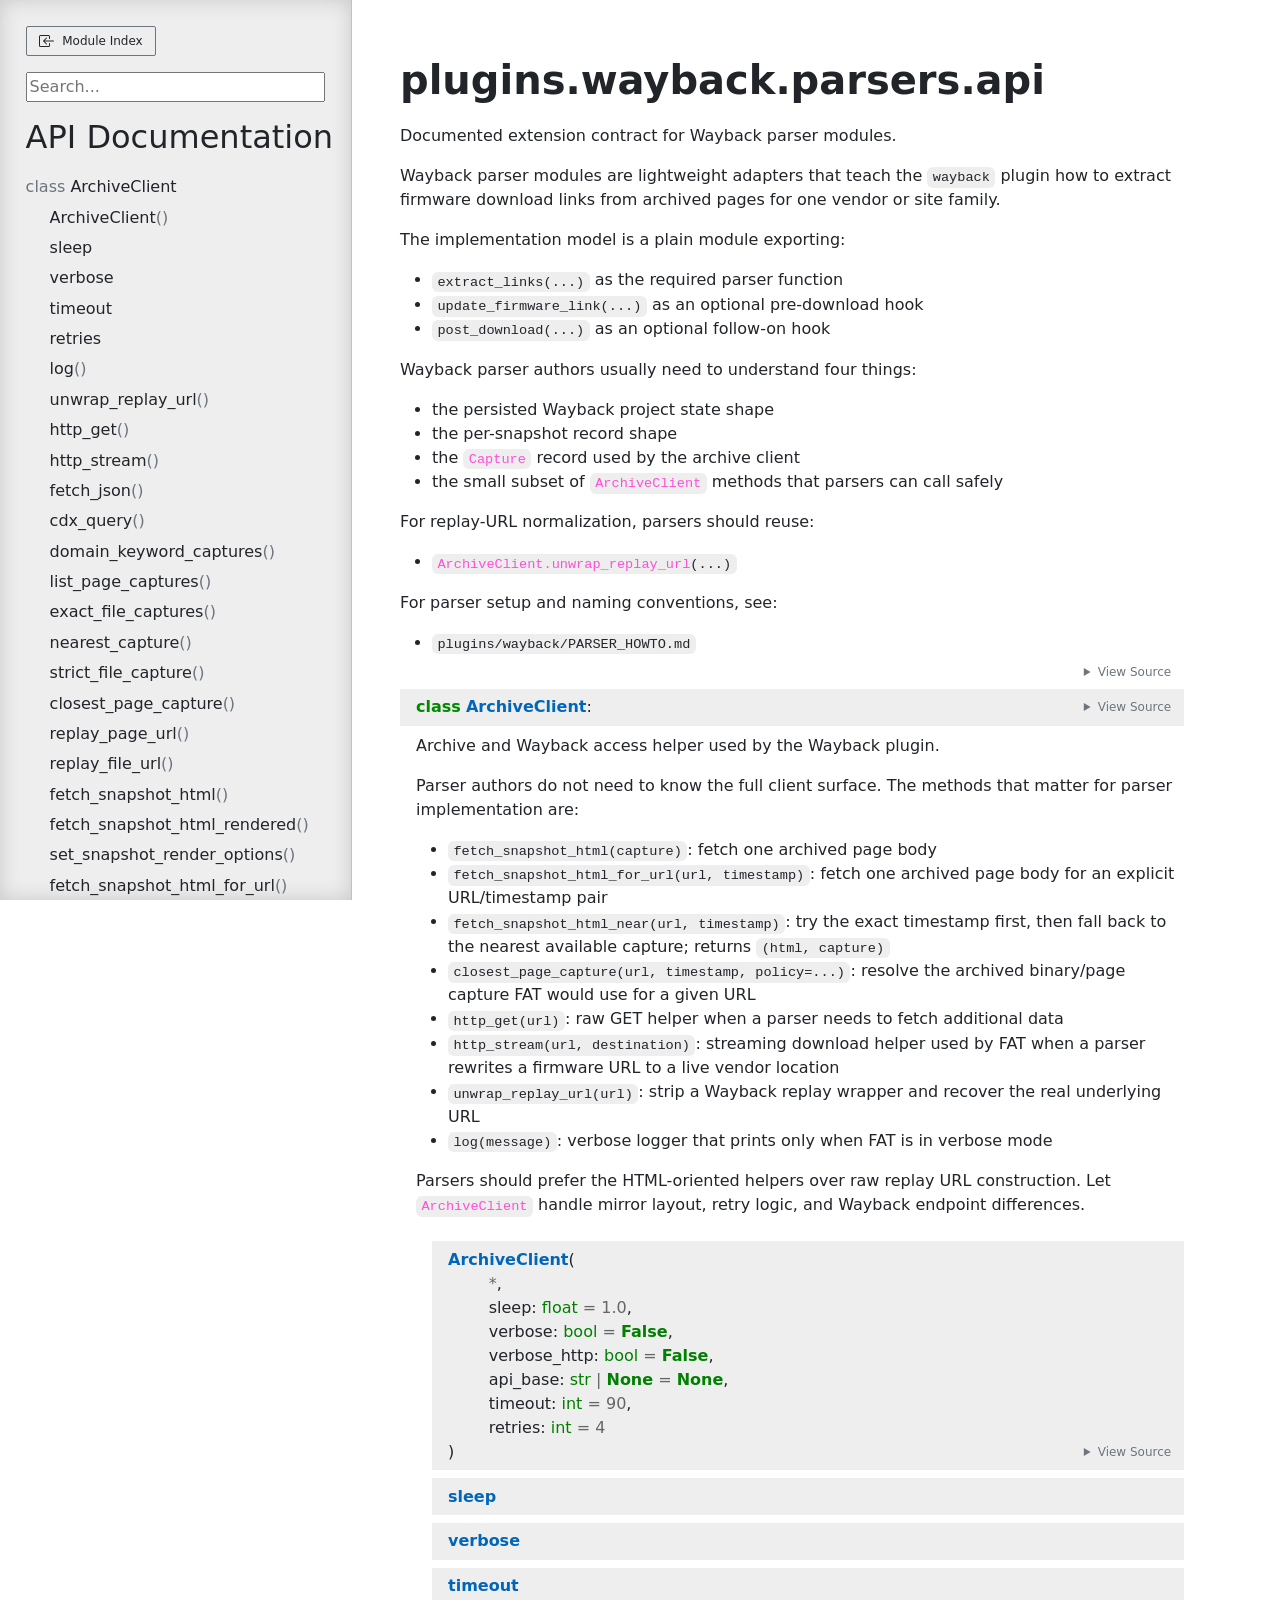
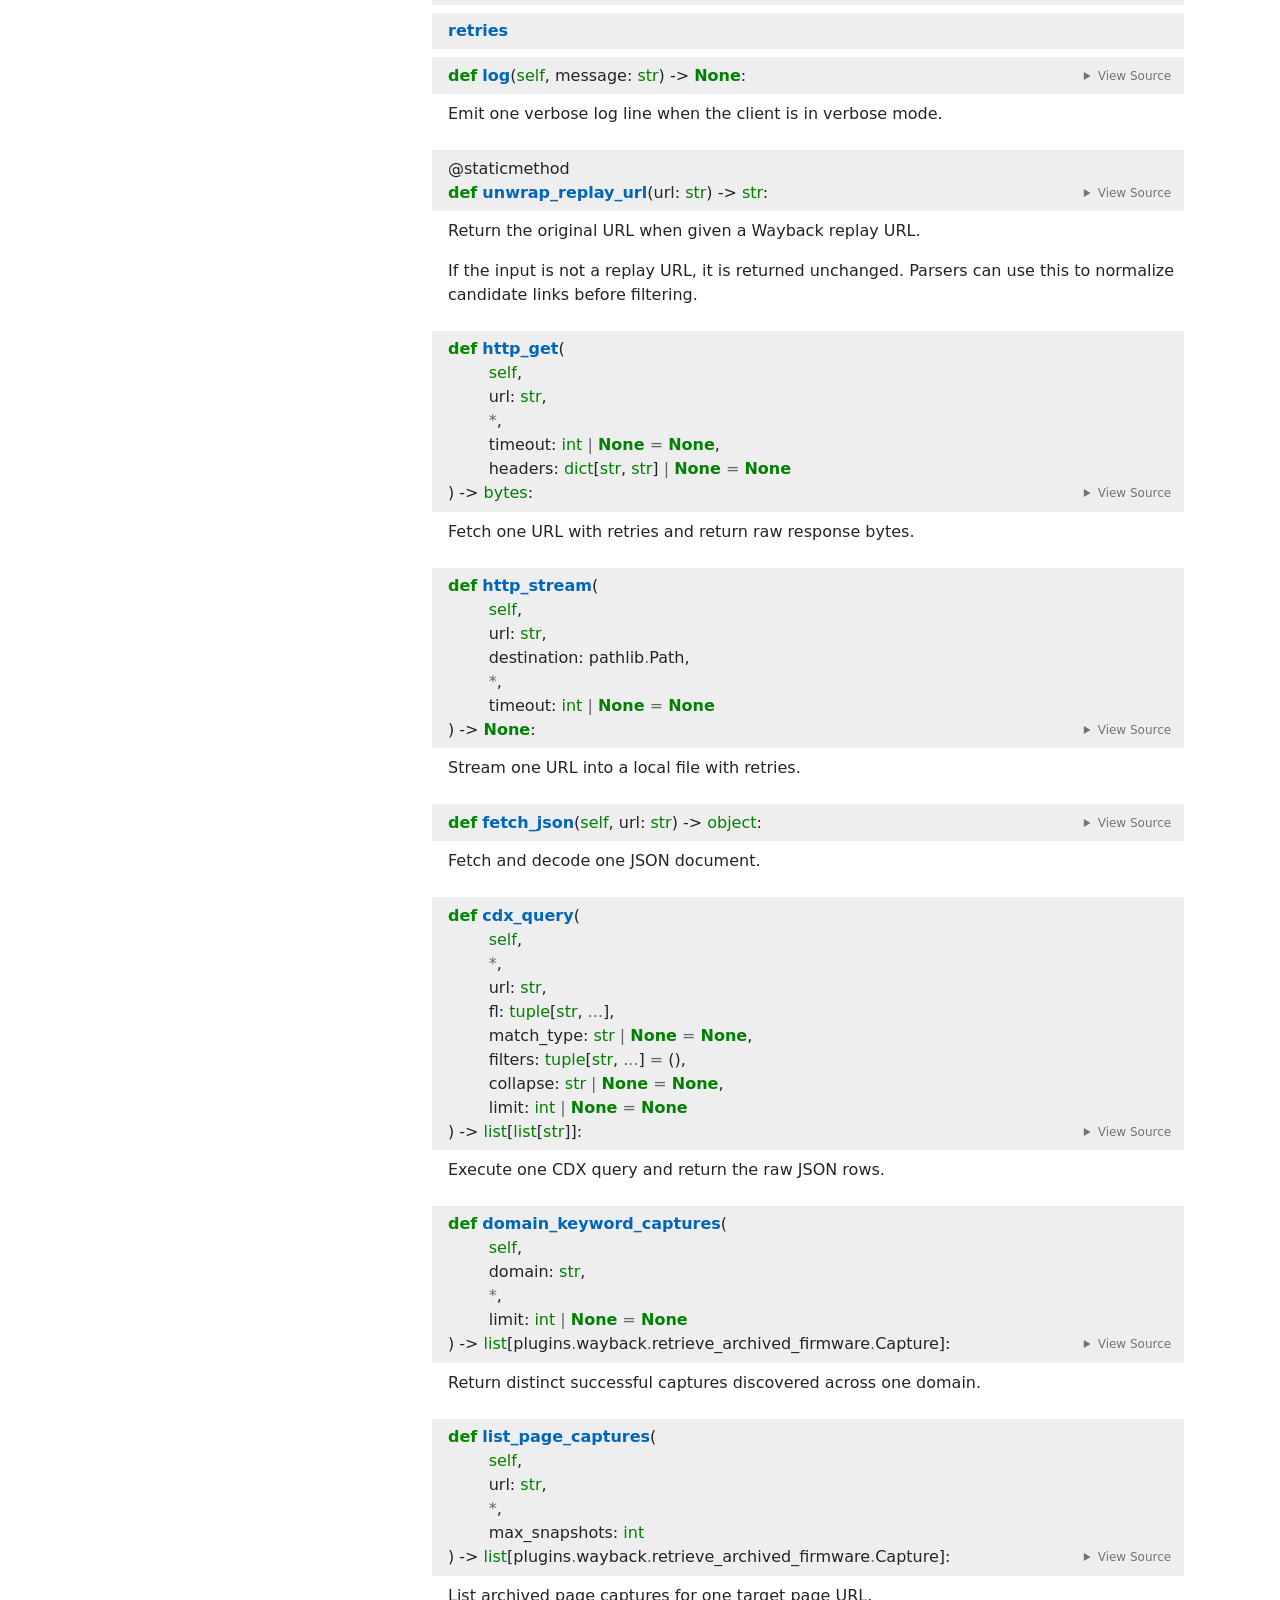
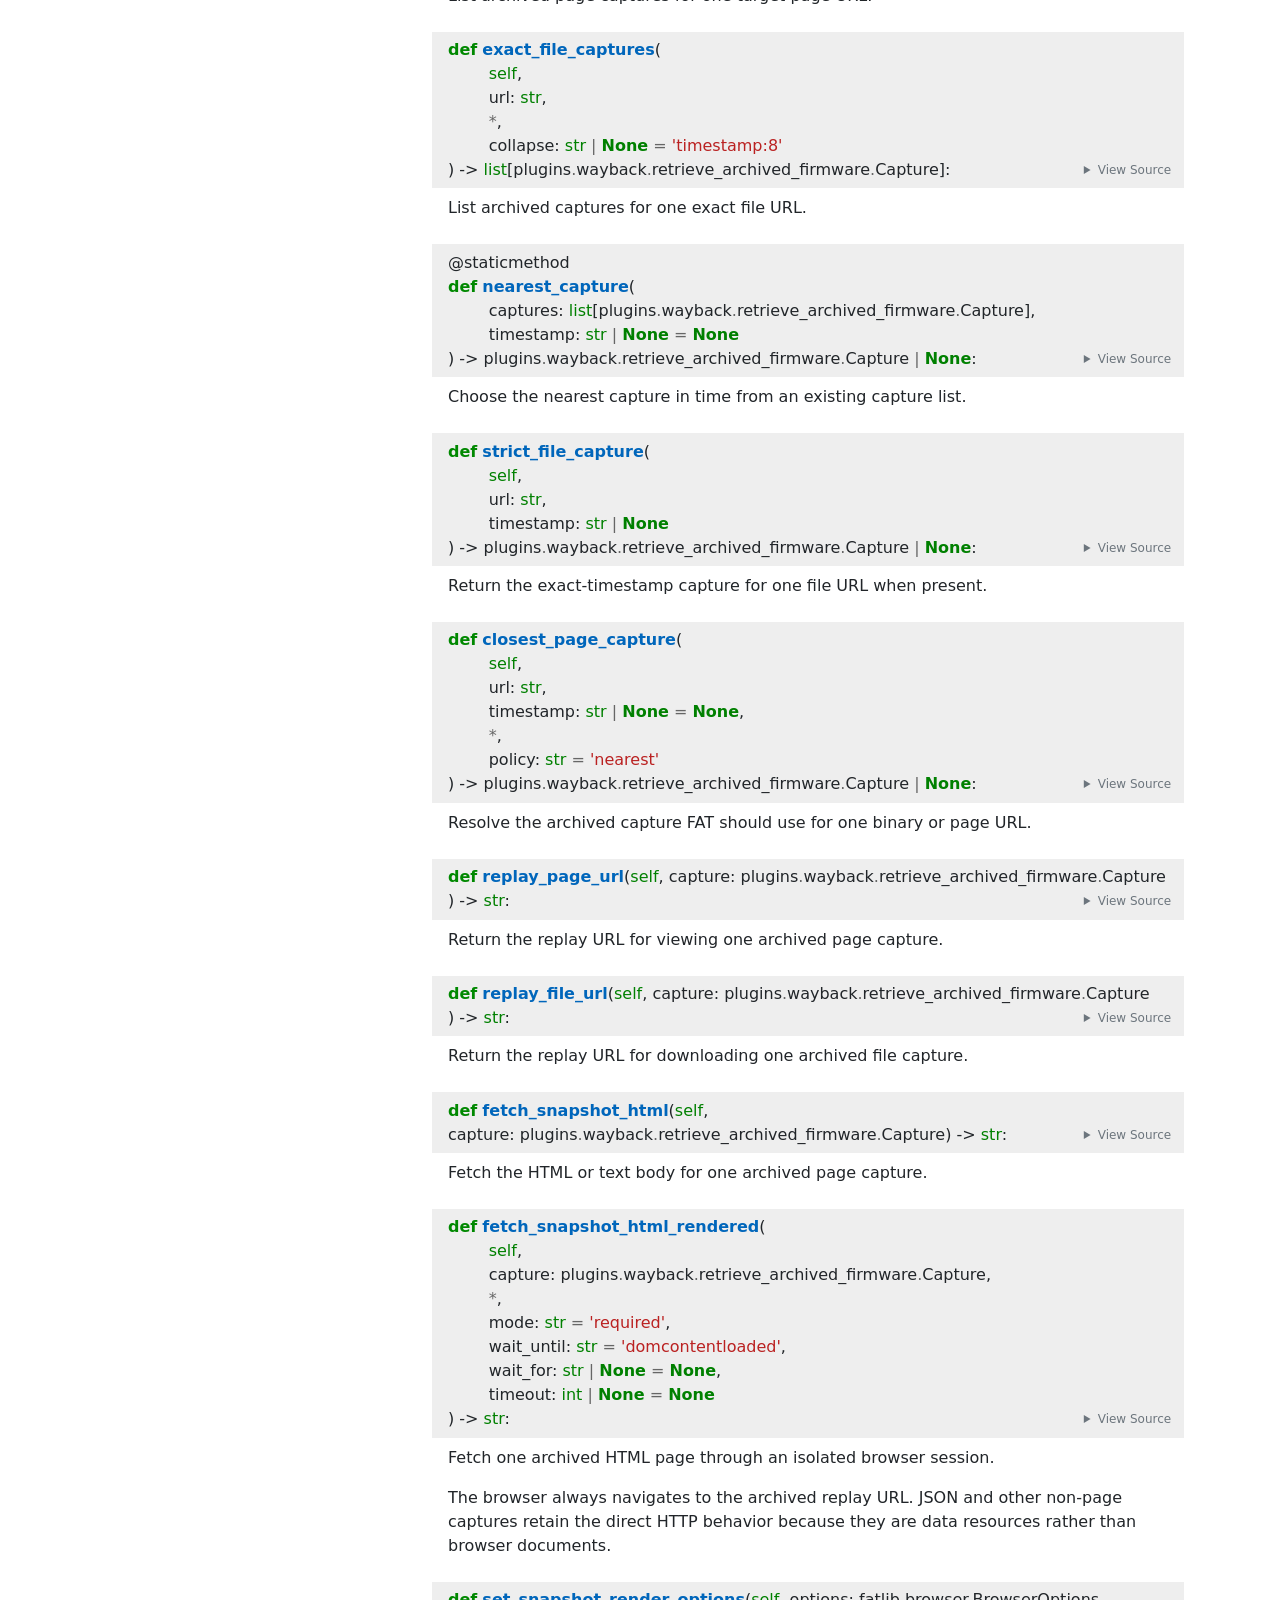
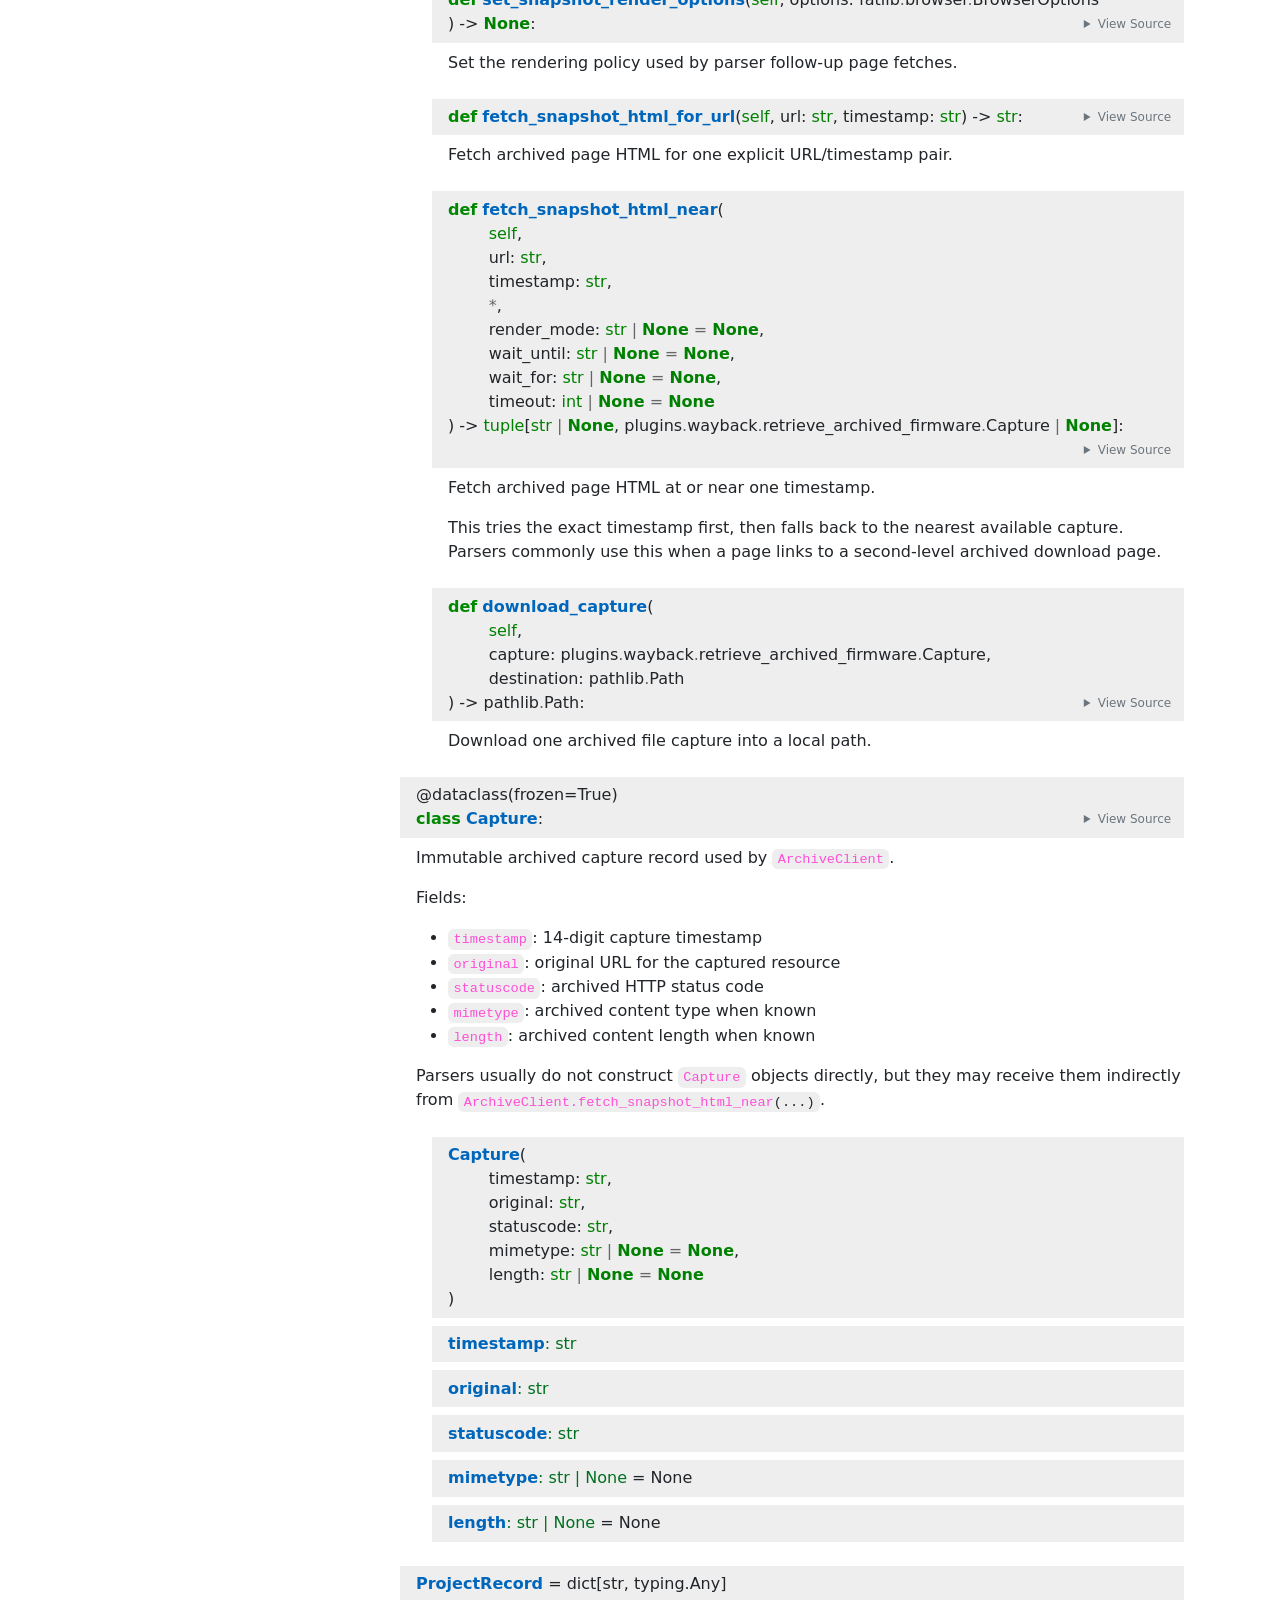
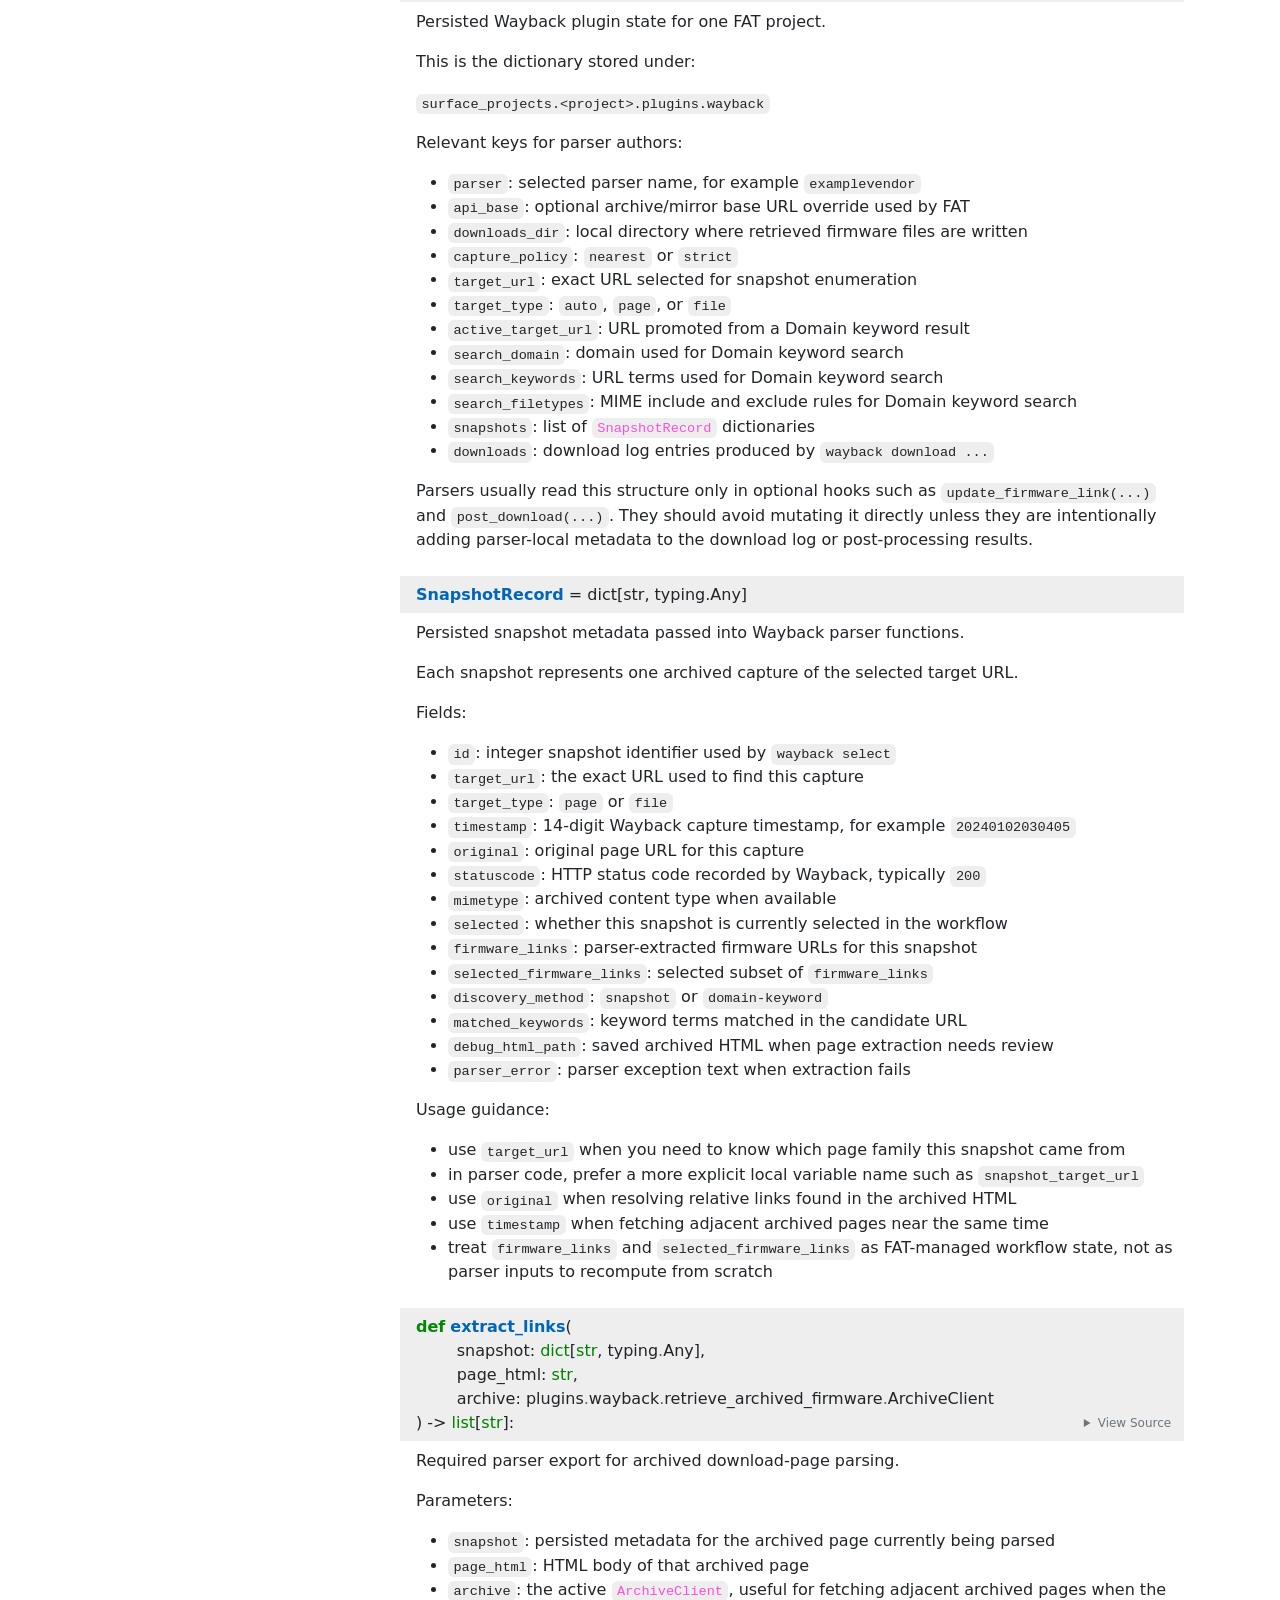
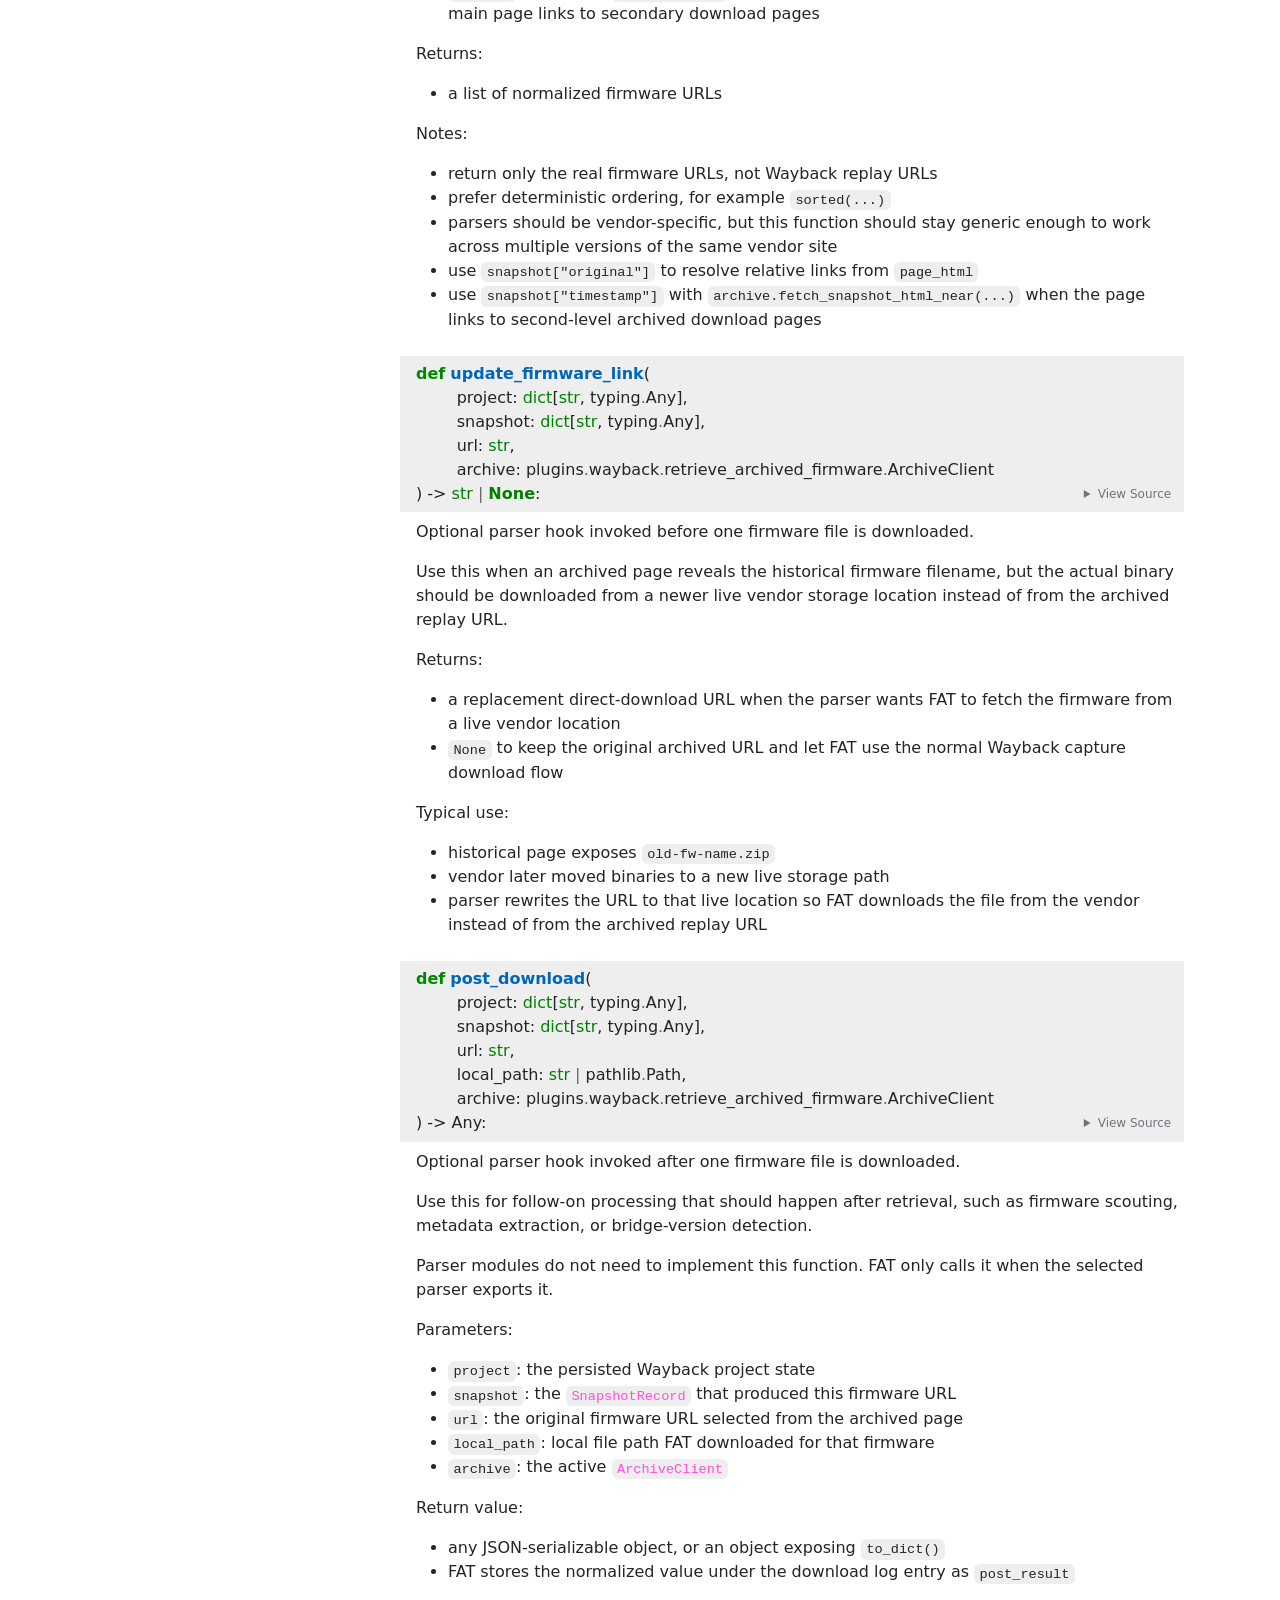
<file: docs/plugin-api/reference/plugins/wayback/parsers/api.html>
<!doctype html>
<html lang="en">
<head>
    <meta charset="utf-8">
    <meta name="viewport" content="width=device-width, initial-scale=1">
    <meta name="generator" content="pdoc 16.0.0"/>
    <title>plugins.wayback.parsers.api API documentation</title>

    <style>/*! * Bootstrap Reboot v5.0.0 (https://getbootstrap.com/) * Copyright 2011-2021 The Bootstrap Authors * Copyright 2011-2021 Twitter, Inc. * Licensed under MIT (https://github.com/twbs/bootstrap/blob/main/LICENSE) * Forked from Normalize.css, licensed MIT (https://github.com/necolas/normalize.css/blob/master/LICENSE.md) */*,::after,::before{box-sizing:border-box}@media (prefers-reduced-motion:no-preference){:root{scroll-behavior:smooth}}body{margin:0;font-family:system-ui,-apple-system,"Segoe UI",Roboto,"Helvetica Neue",Arial,"Noto Sans","Liberation Sans",sans-serif,"Apple Color Emoji","Segoe UI Emoji","Segoe UI Symbol","Noto Color Emoji";font-size:1rem;font-weight:400;line-height:1.5;color:#212529;background-color:#fff;-webkit-text-size-adjust:100%;-webkit-tap-highlight-color:transparent}hr{margin:1rem 0;color:inherit;background-color:currentColor;border:0;opacity:.25}hr:not([size]){height:1px}h1,h2,h3,h4,h5,h6{margin-top:0;margin-bottom:.5rem;font-weight:500;line-height:1.2}h1{font-size:calc(1.375rem + 1.5vw)}@media (min-width:1200px){h1{font-size:2.5rem}}h2{font-size:calc(1.325rem + .9vw)}@media (min-width:1200px){h2{font-size:2rem}}h3{font-size:calc(1.3rem + .6vw)}@media (min-width:1200px){h3{font-size:1.75rem}}h4{font-size:calc(1.275rem + .3vw)}@media (min-width:1200px){h4{font-size:1.5rem}}h5{font-size:1.25rem}h6{font-size:1rem}p{margin-top:0;margin-bottom:1rem}abbr[data-bs-original-title],abbr[title]{-webkit-text-decoration:underline dotted;text-decoration:underline dotted;cursor:help;-webkit-text-decoration-skip-ink:none;text-decoration-skip-ink:none}address{margin-bottom:1rem;font-style:normal;line-height:inherit}ol,ul{padding-left:2rem}dl,ol,ul{margin-top:0;margin-bottom:1rem}ol ol,ol ul,ul ol,ul ul{margin-bottom:0}dt{font-weight:700}dd{margin-bottom:.5rem;margin-left:0}blockquote{margin:0 0 1rem}b,strong{font-weight:bolder}small{font-size:.875em}mark{padding:.2em;background-color:#fcf8e3}sub,sup{position:relative;font-size:.75em;line-height:0;vertical-align:baseline}sub{bottom:-.25em}sup{top:-.5em}a{color:#0d6efd;text-decoration:underline}a:hover{color:#0a58ca}a:not([href]):not([class]),a:not([href]):not([class]):hover{color:inherit;text-decoration:none}code,kbd,pre,samp{font-family:SFMono-Regular,Menlo,Monaco,Consolas,"Liberation Mono","Courier New",monospace;font-size:1em;direction:ltr;unicode-bidi:bidi-override}pre{display:block;margin-top:0;margin-bottom:1rem;overflow:auto;font-size:.875em}pre code{font-size:inherit;color:inherit;word-break:normal}code{font-size:.875em;color:#d63384;word-wrap:break-word}a>code{color:inherit}kbd{padding:.2rem .4rem;font-size:.875em;color:#fff;background-color:#212529;border-radius:.2rem}kbd kbd{padding:0;font-size:1em;font-weight:700}figure{margin:0 0 1rem}img,svg{vertical-align:middle}table{caption-side:bottom;border-collapse:collapse}caption{padding-top:.5rem;padding-bottom:.5rem;color:#6c757d;text-align:left}th{text-align:inherit;text-align:-webkit-match-parent}tbody,td,tfoot,th,thead,tr{border-color:inherit;border-style:solid;border-width:0}label{display:inline-block}button{border-radius:0}button:focus:not(:focus-visible){outline:0}button,input,optgroup,select,textarea{margin:0;font-family:inherit;font-size:inherit;line-height:inherit}button,select{text-transform:none}[role=button]{cursor:pointer}select{word-wrap:normal}select:disabled{opacity:1}[list]::-webkit-calendar-picker-indicator{display:none}[type=button],[type=reset],[type=submit],button{-webkit-appearance:button}[type=button]:not(:disabled),[type=reset]:not(:disabled),[type=submit]:not(:disabled),button:not(:disabled){cursor:pointer}::-moz-focus-inner{padding:0;border-style:none}textarea{resize:vertical}fieldset{min-width:0;padding:0;margin:0;border:0}legend{float:left;width:100%;padding:0;margin-bottom:.5rem;font-size:calc(1.275rem + .3vw);line-height:inherit}@media (min-width:1200px){legend{font-size:1.5rem}}legend+*{clear:left}::-webkit-datetime-edit-day-field,::-webkit-datetime-edit-fields-wrapper,::-webkit-datetime-edit-hour-field,::-webkit-datetime-edit-minute,::-webkit-datetime-edit-month-field,::-webkit-datetime-edit-text,::-webkit-datetime-edit-year-field{padding:0}::-webkit-inner-spin-button{height:auto}[type=search]{outline-offset:-2px;-webkit-appearance:textfield}::-webkit-search-decoration{-webkit-appearance:none}::-webkit-color-swatch-wrapper{padding:0}::file-selector-button{font:inherit}::-webkit-file-upload-button{font:inherit;-webkit-appearance:button}output{display:inline-block}iframe{border:0}summary{display:list-item;cursor:pointer}progress{vertical-align:baseline}[hidden]{display:none!important}</style>
    <style>/*! syntax-highlighting.css */pre{line-height:125%;}span.linenos{color:inherit; background-color:transparent; padding-left:5px; padding-right:20px;}.pdoc-code .hll{background-color:#ffffcc}.pdoc-code{background:#f8f8f8;}.pdoc-code .c{color:#3D7B7B; font-style:italic}.pdoc-code .err{border:1px solid #FF0000}.pdoc-code .k{color:#008000; font-weight:bold}.pdoc-code .o{color:#666666}.pdoc-code .ch{color:#3D7B7B; font-style:italic}.pdoc-code .cm{color:#3D7B7B; font-style:italic}.pdoc-code .cp{color:#9C6500}.pdoc-code .cpf{color:#3D7B7B; font-style:italic}.pdoc-code .c1{color:#3D7B7B; font-style:italic}.pdoc-code .cs{color:#3D7B7B; font-style:italic}.pdoc-code .gd{color:#A00000}.pdoc-code .ge{font-style:italic}.pdoc-code .gr{color:#E40000}.pdoc-code .gh{color:#000080; font-weight:bold}.pdoc-code .gi{color:#008400}.pdoc-code .go{color:#717171}.pdoc-code .gp{color:#000080; font-weight:bold}.pdoc-code .gs{font-weight:bold}.pdoc-code .gu{color:#800080; font-weight:bold}.pdoc-code .gt{color:#0044DD}.pdoc-code .kc{color:#008000; font-weight:bold}.pdoc-code .kd{color:#008000; font-weight:bold}.pdoc-code .kn{color:#008000; font-weight:bold}.pdoc-code .kp{color:#008000}.pdoc-code .kr{color:#008000; font-weight:bold}.pdoc-code .kt{color:#B00040}.pdoc-code .m{color:#666666}.pdoc-code .s{color:#BA2121}.pdoc-code .na{color:#687822}.pdoc-code .nb{color:#008000}.pdoc-code .nc{color:#0000FF; font-weight:bold}.pdoc-code .no{color:#880000}.pdoc-code .nd{color:#AA22FF}.pdoc-code .ni{color:#717171; font-weight:bold}.pdoc-code .ne{color:#CB3F38; font-weight:bold}.pdoc-code .nf{color:#0000FF}.pdoc-code .nl{color:#767600}.pdoc-code .nn{color:#0000FF; font-weight:bold}.pdoc-code .nt{color:#008000; font-weight:bold}.pdoc-code .nv{color:#19177C}.pdoc-code .ow{color:#AA22FF; font-weight:bold}.pdoc-code .w{color:#bbbbbb}.pdoc-code .mb{color:#666666}.pdoc-code .mf{color:#666666}.pdoc-code .mh{color:#666666}.pdoc-code .mi{color:#666666}.pdoc-code .mo{color:#666666}.pdoc-code .sa{color:#BA2121}.pdoc-code .sb{color:#BA2121}.pdoc-code .sc{color:#BA2121}.pdoc-code .dl{color:#BA2121}.pdoc-code .sd{color:#BA2121; font-style:italic}.pdoc-code .s2{color:#BA2121}.pdoc-code .se{color:#AA5D1F; font-weight:bold}.pdoc-code .sh{color:#BA2121}.pdoc-code .si{color:#A45A77; font-weight:bold}.pdoc-code .sx{color:#008000}.pdoc-code .sr{color:#A45A77}.pdoc-code .s1{color:#BA2121}.pdoc-code .ss{color:#19177C}.pdoc-code .bp{color:#008000}.pdoc-code .fm{color:#0000FF}.pdoc-code .vc{color:#19177C}.pdoc-code .vg{color:#19177C}.pdoc-code .vi{color:#19177C}.pdoc-code .vm{color:#19177C}.pdoc-code .il{color:#666666}</style>
    <style>/*! theme.css */:root{--pdoc-background:#fff;}.pdoc{--text:#212529;--muted:#6c757d;--link:#3660a5;--link-hover:#1659c5;--code:#f8f8f8;--active:#fff598;--accent:#eee;--accent2:#c1c1c1;--nav-hover:rgba(255, 255, 255, 0.5);--name:#0066BB;--def:#008800;--annotation:#007020;}</style>
    <style>/*! layout.css */html, body{width:100%;height:100%;}html, main{scroll-behavior:smooth;}body{background-color:var(--pdoc-background);}@media (max-width:769px){#navtoggle{cursor:pointer;position:absolute;width:50px;height:40px;top:1rem;right:1rem;border-color:var(--text);color:var(--text);display:flex;opacity:0.8;z-index:999;}#navtoggle:hover{opacity:1;}#togglestate + div{display:none;}#togglestate:checked + div{display:inherit;}main, header{padding:2rem 3vw;}header + main{margin-top:-3rem;}.git-button{display:none !important;}nav input[type="search"]{max-width:77%;}nav input[type="search"]:first-child{margin-top:-6px;}nav input[type="search"]:valid ~ *{display:none !important;}}@media (min-width:770px){:root{--sidebar-width:clamp(12.5rem, 28vw, 22rem);}nav{position:fixed;overflow:auto;height:100vh;width:var(--sidebar-width);}main, header{padding:3rem 2rem 3rem calc(var(--sidebar-width) + 3rem);width:calc(54rem + var(--sidebar-width));max-width:100%;}header + main{margin-top:-4rem;}#navtoggle{display:none;}}#togglestate{position:absolute;height:0;opacity:0;}nav.pdoc{--pad:clamp(0.5rem, 2vw, 1.75rem);--indent:1.5rem;background-color:var(--accent);border-right:1px solid var(--accent2);box-shadow:0 0 20px rgba(50, 50, 50, .2) inset;padding:0 0 0 var(--pad);overflow-wrap:anywhere;scrollbar-width:thin; scrollbar-color:var(--accent2) transparent; z-index:1}nav.pdoc::-webkit-scrollbar{width:.4rem; }nav.pdoc::-webkit-scrollbar-thumb{background-color:var(--accent2); }nav.pdoc > div{padding:var(--pad) 0;}nav.pdoc .module-list-button{display:inline-flex;align-items:center;color:var(--text);border-color:var(--muted);margin-bottom:1rem;}nav.pdoc .module-list-button:hover{border-color:var(--text);}nav.pdoc input[type=search]{display:block;outline-offset:0;width:calc(100% - var(--pad));}nav.pdoc .logo{max-width:calc(100% - var(--pad));max-height:35vh;display:block;margin:0 auto 1rem;transform:translate(calc(-.5 * var(--pad)), 0);}nav.pdoc ul{list-style:none;padding-left:0;}nav.pdoc > div > ul{margin-left:calc(0px - var(--pad));}nav.pdoc li a{padding:.2rem 0 .2rem calc(var(--pad) + var(--indent));}nav.pdoc > div > ul > li > a{padding-left:var(--pad);}nav.pdoc li{transition:all 100ms;}nav.pdoc li:hover{background-color:var(--nav-hover);}nav.pdoc a, nav.pdoc a:hover{color:var(--text);}nav.pdoc a{display:block;}nav.pdoc > h2:first-of-type{margin-top:1.5rem;}nav.pdoc .class:before{content:"class ";color:var(--muted);}nav.pdoc .function:after{content:"()";color:var(--muted);}nav.pdoc footer:before{content:"";display:block;width:calc(100% - var(--pad));border-top:solid var(--accent2) 1px;margin-top:1.5rem;padding-top:.5rem;}nav.pdoc footer{font-size:small;}</style>
    <style>/*! content.css */.pdoc{color:var(--text);box-sizing:border-box;line-height:1.5;background:none;}.pdoc .pdoc-button{cursor:pointer;display:inline-block;border:solid black 1px;border-radius:2px;font-size:.75rem;padding:calc(0.5em - 1px) 1em;transition:100ms all;}.pdoc .alert{padding:1rem 1rem 1rem calc(1.5rem + 24px);border:1px solid transparent;border-radius:.25rem;background-repeat:no-repeat;background-position:.75rem center;margin-bottom:1rem;}.pdoc .alert > em{display:none;}.pdoc .alert > *:last-child{margin-bottom:0;}.pdoc .alert.note{color:#084298;background-color:#cfe2ff;border-color:#b6d4fe;background-image:url("data:image/svg+xml,%3Csvg%20xmlns%3D%22http%3A//www.w3.org/2000/svg%22%20width%3D%2224%22%20height%3D%2224%22%20fill%3D%22%23084298%22%20viewBox%3D%220%200%2016%2016%22%3E%3Cpath%20d%3D%22M8%2016A8%208%200%201%200%208%200a8%208%200%200%200%200%2016zm.93-9.412-1%204.705c-.07.34.029.533.304.533.194%200%20.487-.07.686-.246l-.088.416c-.287.346-.92.598-1.465.598-.703%200-1.002-.422-.808-1.319l.738-3.468c.064-.293.006-.399-.287-.47l-.451-.081.082-.381%202.29-.287zM8%205.5a1%201%200%201%201%200-2%201%201%200%200%201%200%202z%22/%3E%3C/svg%3E");}.pdoc .alert.tip{color:#0a3622;background-color:#d1e7dd;border-color:#a3cfbb;background-image:url("data:image/svg+xml,%3Csvg%20xmlns%3D%22http%3A//www.w3.org/2000/svg%22%20width%3D%2224%22%20height%3D%2224%22%20fill%3D%22%230a3622%22%20viewBox%3D%220%200%2016%2016%22%3E%3Cpath%20d%3D%22M2%206a6%206%200%201%201%2010.174%204.31c-.203.196-.359.4-.453.619l-.762%201.769A.5.5%200%200%201%2010.5%2013a.5.5%200%200%201%200%201%20.5.5%200%200%201%200%201l-.224.447a1%201%200%200%201-.894.553H6.618a1%201%200%200%201-.894-.553L5.5%2015a.5.5%200%200%201%200-1%20.5.5%200%200%201%200-1%20.5.5%200%200%201-.46-.302l-.761-1.77a2%202%200%200%200-.453-.618A5.98%205.98%200%200%201%202%206m6-5a5%205%200%200%200-3.479%208.592c.263.254.514.564.676.941L5.83%2012h4.342l.632-1.467c.162-.377.413-.687.676-.941A5%205%200%200%200%208%201%22/%3E%3C/svg%3E");}.pdoc .alert.important{color:#055160;background-color:#cff4fc;border-color:#9eeaf9;background-image:url("data:image/svg+xml,%3Csvg%20xmlns%3D%22http%3A//www.w3.org/2000/svg%22%20width%3D%2224%22%20height%3D%2224%22%20fill%3D%22%23055160%22%20viewBox%3D%220%200%2016%2016%22%3E%3Cpath%20d%3D%22M2%200a2%202%200%200%200-2%202v12a2%202%200%200%200%202%202h12a2%202%200%200%200%202-2V2a2%202%200%200%200-2-2zm6%204c.535%200%20.954.462.9.995l-.35%203.507a.552.552%200%200%201-1.1%200L7.1%204.995A.905.905%200%200%201%208%204m.002%206a1%201%200%201%201%200%202%201%201%200%200%201%200-2%22/%3E%3C/svg%3E");}.pdoc .alert.warning{color:#664d03;background-color:#fff3cd;border-color:#ffecb5;background-image:url("data:image/svg+xml,%3Csvg%20xmlns%3D%22http%3A//www.w3.org/2000/svg%22%20width%3D%2224%22%20height%3D%2224%22%20fill%3D%22%23664d03%22%20viewBox%3D%220%200%2016%2016%22%3E%3Cpath%20d%3D%22M8.982%201.566a1.13%201.13%200%200%200-1.96%200L.165%2013.233c-.457.778.091%201.767.98%201.767h13.713c.889%200%201.438-.99.98-1.767L8.982%201.566zM8%205c.535%200%20.954.462.9.995l-.35%203.507a.552.552%200%200%201-1.1%200L7.1%205.995A.905.905%200%200%201%208%205zm.002%206a1%201%200%201%201%200%202%201%201%200%200%201%200-2z%22/%3E%3C/svg%3E");}.pdoc .alert.caution{color:#842029;background-color:#f8d7da;border-color:#f5c2c7;background-image:url("data:image/svg+xml,%3Csvg%20xmlns%3D%22http%3A//www.w3.org/2000/svg%22%20width%3D%2224%22%20height%3D%2224%22%20fill%3D%22%23842029%22%20viewBox%3D%220%200%2016%2016%22%3E%3Cpath%20d%3D%22M11.46.146A.5.5%200%200%200%2011.107%200H4.893a.5.5%200%200%200-.353.146L.146%204.54A.5.5%200%200%200%200%204.893v6.214a.5.5%200%200%200%20.146.353l4.394%204.394a.5.5%200%200%200%20.353.146h6.214a.5.5%200%200%200%20.353-.146l4.394-4.394a.5.5%200%200%200%20.146-.353V4.893a.5.5%200%200%200-.146-.353zM8%204c.535%200%20.954.462.9.995l-.35%203.507a.552.552%200%200%201-1.1%200L7.1%204.995A.905.905%200%200%201%208%204m.002%206a1%201%200%201%201%200%202%201%201%200%200%201%200-2%22/%3E%3C/svg%3E");}.pdoc .alert.danger{color:#842029;background-color:#f8d7da;border-color:#f5c2c7;background-image:url("data:image/svg+xml,%3Csvg%20xmlns%3D%22http%3A//www.w3.org/2000/svg%22%20width%3D%2224%22%20height%3D%2224%22%20fill%3D%22%23842029%22%20viewBox%3D%220%200%2016%2016%22%3E%3Cpath%20d%3D%22M5.52.359A.5.5%200%200%201%206%200h4a.5.5%200%200%201%20.474.658L8.694%206H12.5a.5.5%200%200%201%20.395.807l-7%209a.5.5%200%200%201-.873-.454L6.823%209.5H3.5a.5.5%200%200%201-.48-.641l2.5-8.5z%22/%3E%3C/svg%3E");}.pdoc .visually-hidden{position:absolute !important;width:1px !important;height:1px !important;padding:0 !important;margin:-1px !important;overflow:hidden !important;clip:rect(0, 0, 0, 0) !important;white-space:nowrap !important;border:0 !important;}.pdoc h1, .pdoc h2, .pdoc h3{font-weight:300;margin:.3em 0;padding:.2em 0;}.pdoc > section:not(.module-info) h1{font-size:1.5rem;font-weight:500;}.pdoc > section:not(.module-info) h2{font-size:1.4rem;font-weight:500;}.pdoc > section:not(.module-info) h3{font-size:1.3rem;font-weight:500;}.pdoc > section:not(.module-info) h4{font-size:1.2rem;}.pdoc > section:not(.module-info) h5{font-size:1.1rem;}.pdoc a{text-decoration:none;color:var(--link);}.pdoc a:hover{color:var(--link-hover);}.pdoc blockquote{margin-left:2rem;}.pdoc pre{border-top:1px solid var(--accent2);border-bottom:1px solid var(--accent2);margin-top:0;margin-bottom:1em;padding:.5rem 0 .5rem .5rem;overflow-x:auto;background-color:var(--code);}.pdoc code{color:var(--text);padding:.2em .4em;margin:0;font-size:85%;background-color:var(--accent);border-radius:6px;}.pdoc a > code{color:inherit;}.pdoc pre > code{display:inline-block;font-size:inherit;background:none;border:none;padding:0;}.pdoc > section:not(.module-info){margin-bottom:1.5rem;}.pdoc .modulename{margin-top:0;font-weight:bold;}.pdoc .modulename a{color:var(--link);transition:100ms all;}.pdoc .git-button{float:right;border:solid var(--link) 1px;}.pdoc .git-button:hover{background-color:var(--link);color:var(--pdoc-background);}.view-source-toggle-state,.view-source-toggle-state ~ .pdoc-code{display:none;}.view-source-toggle-state:checked ~ .pdoc-code{display:block;}.view-source-button{display:inline-block;float:right;font-size:.75rem;line-height:1.5rem;color:var(--muted);padding:0 .4rem 0 1.3rem;cursor:pointer;text-indent:-2px;}.view-source-button > span{visibility:hidden;}.module-info .view-source-button{float:none;display:flex;justify-content:flex-end;margin:-1.2rem .4rem -.2rem 0;}.view-source-button::before{position:absolute;content:"View Source";display:list-item;list-style-type:disclosure-closed;}.view-source-toggle-state:checked ~ .attr .view-source-button::before,.view-source-toggle-state:checked ~ .view-source-button::before{list-style-type:disclosure-open;}.pdoc .docstring{margin-bottom:1.5rem;}.pdoc section:not(.module-info) .docstring{margin-left:clamp(0rem, 5vw - 2rem, 1rem);}.pdoc .docstring .pdoc-code{margin-left:1em;margin-right:1em;}.pdoc h1:target,.pdoc h2:target,.pdoc h3:target,.pdoc h4:target,.pdoc h5:target,.pdoc h6:target,.pdoc .pdoc-code > pre > span:target{background-color:var(--active);box-shadow:-1rem 0 0 0 var(--active);}.pdoc .pdoc-code > pre > span:target{display:block;}.pdoc div:target > .attr,.pdoc section:target > .attr,.pdoc dd:target > a{background-color:var(--active);}.pdoc *{scroll-margin:2rem;}.pdoc .pdoc-code .linenos{user-select:none;}.pdoc .attr:hover{filter:contrast(0.95);}.pdoc section, .pdoc .classattr{position:relative;}.pdoc .headerlink{--width:clamp(1rem, 3vw, 2rem);position:absolute;top:0;left:calc(0rem - var(--width));transition:all 100ms ease-in-out;opacity:0;}.pdoc .headerlink::before{content:"#";display:block;text-align:center;width:var(--width);height:2.3rem;line-height:2.3rem;font-size:1.5rem;}.pdoc .attr:hover ~ .headerlink,.pdoc *:target > .headerlink,.pdoc .headerlink:hover{opacity:1;}.pdoc .attr{display:block;margin:.5rem 0 .5rem;padding:.4rem .4rem .4rem 1rem;background-color:var(--accent);overflow-x:auto;}.pdoc .classattr{margin-left:2rem;}.pdoc .decorator-deprecated{color:#842029;}.pdoc .decorator-deprecated ~ span{filter:grayscale(1) opacity(0.8);}.pdoc .name{color:var(--name);font-weight:bold;}.pdoc .def{color:var(--def);font-weight:bold;}.pdoc .signature{background-color:transparent;}.pdoc .param, .pdoc .return-annotation{white-space:pre;}.pdoc .signature.multiline .param{display:block;}.pdoc .signature.condensed .param{display:inline-block;}.pdoc .annotation{color:var(--annotation);}.pdoc .view-value-toggle-state,.pdoc .view-value-toggle-state ~ .default_value{display:none;}.pdoc .view-value-toggle-state:checked ~ .default_value{display:inherit;}.pdoc .view-value-button{font-size:.5rem;vertical-align:middle;border-style:dashed;margin-top:-0.1rem;}.pdoc .view-value-button:hover{background:white;}.pdoc .view-value-button::before{content:"show";text-align:center;width:2.2em;display:inline-block;}.pdoc .view-value-toggle-state:checked ~ .view-value-button::before{content:"hide";}.pdoc .inherited{margin-left:2rem;}.pdoc .inherited dt{font-weight:700;}.pdoc .inherited dt, .pdoc .inherited dd{display:inline;margin-left:0;margin-bottom:.5rem;}.pdoc .inherited dd:not(:last-child):after{content:", ";}.pdoc .inherited .class:before{content:"class ";}.pdoc .inherited .function a:after{content:"()";}.pdoc .search-result .docstring{overflow:auto;max-height:25vh;}.pdoc .search-result.focused > .attr{background-color:var(--active);}.pdoc .attribution{margin-top:2rem;display:block;opacity:0.5;transition:all 200ms;filter:grayscale(100%);}.pdoc .attribution:hover{opacity:1;filter:grayscale(0%);}.pdoc .attribution img{margin-left:5px;height:27px;vertical-align:bottom;width:50px;transition:all 200ms;}.pdoc table{display:block;width:max-content;max-width:100%;overflow:auto;margin-bottom:1rem;}.pdoc table th{font-weight:600;}.pdoc table th, .pdoc table td{padding:6px 13px;border:1px solid var(--accent2);}</style>
    <style>/*! custom.css */:root{--fat-accent:#ff4fd8;--fat-accent-hover:#ff9ae8;}.pdoc{--link:var(--fat-accent);--link-hover:var(--fat-accent-hover);}.pdoc .pdoc-code .gh,.pdoc .pdoc-code .gp,.pdoc .pdoc-code .nf,.pdoc .pdoc-code .nc,.pdoc .pdoc-code .nn,.pdoc .pdoc-code .fm{color:var(--fat-accent);}.fat-logo{margin:0 0 2rem;overflow-x:auto;}.fat-logo pre{color:#ff4fd8;font-family:ui-monospace, SFMono-Regular, Menlo, Monaco, Consolas,"Liberation Mono", "Courier New", monospace;font-size:clamp(0.35rem, 1vw, 0.85rem);line-height:1.15;margin:0;white-space:pre;}@media (prefers-color-scheme:dark){:root{--pdoc-background:#111827;}.pdoc{--text:#e5e7eb;--muted:#9ca3af;--link:var(--fat-accent);--link-hover:var(--fat-accent-hover);--code:#1f2937;--active:#665c00;--accent:#374151;--accent2:#6b7280;--nav-hover:rgba(255, 255, 255, 0.1);--name:#7dd3fc;--def:#86efac;--annotation:#a7f3d0;}}</style></head>
<body>
    <nav class="pdoc">
        <label id="navtoggle" for="togglestate" class="pdoc-button"><svg xmlns='http://www.w3.org/2000/svg' viewBox='0 0 30 30'><path stroke-linecap='round' stroke="currentColor" stroke-miterlimit='10' stroke-width='2' d='M4 7h22M4 15h22M4 23h22'/></svg></label>
        <input id="togglestate" type="checkbox" aria-hidden="true" tabindex="-1">
        <div>            <a class="pdoc-button module-list-button" href="../../../index.html">
<svg xmlns="http://www.w3.org/2000/svg" width="16" height="16" fill="currentColor" class="bi bi-box-arrow-in-left" viewBox="0 0 16 16">
  <path fill-rule="evenodd" d="M10 3.5a.5.5 0 0 0-.5-.5h-8a.5.5 0 0 0-.5.5v9a.5.5 0 0 0 .5.5h8a.5.5 0 0 0 .5-.5v-2a.5.5 0 0 1 1 0v2A1.5 1.5 0 0 1 9.5 14h-8A1.5 1.5 0 0 1 0 12.5v-9A1.5 1.5 0 0 1 1.5 2h8A1.5 1.5 0 0 1 11 3.5v2a.5.5 0 0 1-1 0v-2z"/>
  <path fill-rule="evenodd" d="M4.146 8.354a.5.5 0 0 1 0-.708l3-3a.5.5 0 1 1 .708.708L5.707 7.5H14.5a.5.5 0 0 1 0 1H5.707l2.147 2.146a.5.5 0 0 1-.708.708l-3-3z"/>
</svg>                &nbsp;
                Module Index
            </a>


            <input type="search" placeholder="Search..." role="searchbox" aria-label="search"
                   pattern=".+" required>



            <h2>API Documentation</h2>
                <ul class="memberlist">
            <li>
                    <a class="class" href="#ArchiveClient">ArchiveClient</a>
                            <ul class="memberlist">
                        <li>
                                <a class="function" href="#ArchiveClient.__init__">ArchiveClient</a>
                        </li>
                        <li>
                                <a class="variable" href="#ArchiveClient.sleep">sleep</a>
                        </li>
                        <li>
                                <a class="variable" href="#ArchiveClient.verbose">verbose</a>
                        </li>
                        <li>
                                <a class="variable" href="#ArchiveClient.timeout">timeout</a>
                        </li>
                        <li>
                                <a class="variable" href="#ArchiveClient.retries">retries</a>
                        </li>
                        <li>
                                <a class="function" href="#ArchiveClient.log">log</a>
                        </li>
                        <li>
                                <a class="function" href="#ArchiveClient.unwrap_replay_url">unwrap_replay_url</a>
                        </li>
                        <li>
                                <a class="function" href="#ArchiveClient.http_get">http_get</a>
                        </li>
                        <li>
                                <a class="function" href="#ArchiveClient.http_stream">http_stream</a>
                        </li>
                        <li>
                                <a class="function" href="#ArchiveClient.fetch_json">fetch_json</a>
                        </li>
                        <li>
                                <a class="function" href="#ArchiveClient.cdx_query">cdx_query</a>
                        </li>
                        <li>
                                <a class="function" href="#ArchiveClient.domain_keyword_captures">domain_keyword_captures</a>
                        </li>
                        <li>
                                <a class="function" href="#ArchiveClient.list_page_captures">list_page_captures</a>
                        </li>
                        <li>
                                <a class="function" href="#ArchiveClient.exact_file_captures">exact_file_captures</a>
                        </li>
                        <li>
                                <a class="function" href="#ArchiveClient.nearest_capture">nearest_capture</a>
                        </li>
                        <li>
                                <a class="function" href="#ArchiveClient.strict_file_capture">strict_file_capture</a>
                        </li>
                        <li>
                                <a class="function" href="#ArchiveClient.closest_page_capture">closest_page_capture</a>
                        </li>
                        <li>
                                <a class="function" href="#ArchiveClient.replay_page_url">replay_page_url</a>
                        </li>
                        <li>
                                <a class="function" href="#ArchiveClient.replay_file_url">replay_file_url</a>
                        </li>
                        <li>
                                <a class="function" href="#ArchiveClient.fetch_snapshot_html">fetch_snapshot_html</a>
                        </li>
                        <li>
                                <a class="function" href="#ArchiveClient.fetch_snapshot_html_rendered">fetch_snapshot_html_rendered</a>
                        </li>
                        <li>
                                <a class="function" href="#ArchiveClient.set_snapshot_render_options">set_snapshot_render_options</a>
                        </li>
                        <li>
                                <a class="function" href="#ArchiveClient.fetch_snapshot_html_for_url">fetch_snapshot_html_for_url</a>
                        </li>
                        <li>
                                <a class="function" href="#ArchiveClient.fetch_snapshot_html_near">fetch_snapshot_html_near</a>
                        </li>
                        <li>
                                <a class="function" href="#ArchiveClient.download_capture">download_capture</a>
                        </li>
                </ul>

            </li>
            <li>
                    <a class="class" href="#Capture">Capture</a>
                            <ul class="memberlist">
                        <li>
                                <a class="function" href="#Capture.__init__">Capture</a>
                        </li>
                        <li>
                                <a class="variable" href="#Capture.timestamp">timestamp</a>
                        </li>
                        <li>
                                <a class="variable" href="#Capture.original">original</a>
                        </li>
                        <li>
                                <a class="variable" href="#Capture.statuscode">statuscode</a>
                        </li>
                        <li>
                                <a class="variable" href="#Capture.mimetype">mimetype</a>
                        </li>
                        <li>
                                <a class="variable" href="#Capture.length">length</a>
                        </li>
                </ul>

            </li>
            <li>
                    <a class="variable" href="#ProjectRecord">ProjectRecord</a>
            </li>
            <li>
                    <a class="variable" href="#SnapshotRecord">SnapshotRecord</a>
            </li>
            <li>
                    <a class="function" href="#extract_links">extract_links</a>
            </li>
            <li>
                    <a class="function" href="#update_firmware_link">update_firmware_link</a>
            </li>
            <li>
                    <a class="function" href="#post_download">post_download</a>
            </li>
    </ul>



    <span class="attribution">Generated with pdoc</span>
</div>
    </nav>
    <main class="pdoc">
            <section class="module-info">
                    <h1 class="modulename">
plugins<wbr>.wayback<wbr>.parsers<wbr>.api    </h1>

                        <div class="docstring"><p>Documented extension contract for Wayback parser modules.</p>

<p>Wayback parser modules are lightweight adapters that teach the <code>wayback</code> plugin
how to extract firmware download links from archived pages for one vendor or
site family.</p>

<p>The implementation model is a plain module exporting:</p>

<ul>
<li><code>extract_links(...)</code> as the required parser function</li>
<li><code>update_firmware_link(...)</code> as an optional pre-download hook</li>
<li><code>post_download(...)</code> as an optional follow-on hook</li>
</ul>

<p>Wayback parser authors usually need to understand four things:</p>

<ul>
<li>the persisted Wayback project state shape</li>
<li>the per-snapshot record shape</li>
<li>the <code><a href="#Capture">Capture</a></code> record used by the archive client</li>
<li>the small subset of <code><a href="#ArchiveClient">ArchiveClient</a></code> methods that parsers can call safely</li>
</ul>

<p>For replay-URL normalization, parsers should reuse:</p>

<ul>
<li><code><a href="#ArchiveClient.unwrap_replay_url">ArchiveClient.unwrap_replay_url</a>(...)</code></li>
</ul>

<p>For parser setup and naming conventions, see:</p>

<ul>
<li><code>plugins/wayback/PARSER_HOWTO.md</code></li>
</ul>
</div>

                        <input id="mod-api-view-source" class="view-source-toggle-state" type="checkbox" aria-hidden="true" tabindex="-1">

                        <label class="view-source-button" for="mod-api-view-source"><span>View Source</span></label>

                        <div class="pdoc-code codehilite"><pre><span></span><span id="L-1"><a href="#L-1"><span class="linenos">  1</span></a><span class="sd">"""Documented extension contract for Wayback parser modules.</span>
</span><span id="L-2"><a href="#L-2"><span class="linenos">  2</span></a>
</span><span id="L-3"><a href="#L-3"><span class="linenos">  3</span></a><span class="sd">Wayback parser modules are lightweight adapters that teach the `wayback` plugin</span>
</span><span id="L-4"><a href="#L-4"><span class="linenos">  4</span></a><span class="sd">how to extract firmware download links from archived pages for one vendor or</span>
</span><span id="L-5"><a href="#L-5"><span class="linenos">  5</span></a><span class="sd">site family.</span>
</span><span id="L-6"><a href="#L-6"><span class="linenos">  6</span></a>
</span><span id="L-7"><a href="#L-7"><span class="linenos">  7</span></a><span class="sd">The implementation model is a plain module exporting:</span>
</span><span id="L-8"><a href="#L-8"><span class="linenos">  8</span></a>
</span><span id="L-9"><a href="#L-9"><span class="linenos">  9</span></a><span class="sd">- `extract_links(...)` as the required parser function</span>
</span><span id="L-10"><a href="#L-10"><span class="linenos"> 10</span></a><span class="sd">- `update_firmware_link(...)` as an optional pre-download hook</span>
</span><span id="L-11"><a href="#L-11"><span class="linenos"> 11</span></a><span class="sd">- `post_download(...)` as an optional follow-on hook</span>
</span><span id="L-12"><a href="#L-12"><span class="linenos"> 12</span></a>
</span><span id="L-13"><a href="#L-13"><span class="linenos"> 13</span></a><span class="sd">Wayback parser authors usually need to understand four things:</span>
</span><span id="L-14"><a href="#L-14"><span class="linenos"> 14</span></a>
</span><span id="L-15"><a href="#L-15"><span class="linenos"> 15</span></a><span class="sd">- the persisted Wayback project state shape</span>
</span><span id="L-16"><a href="#L-16"><span class="linenos"> 16</span></a><span class="sd">- the per-snapshot record shape</span>
</span><span id="L-17"><a href="#L-17"><span class="linenos"> 17</span></a><span class="sd">- the `Capture` record used by the archive client</span>
</span><span id="L-18"><a href="#L-18"><span class="linenos"> 18</span></a><span class="sd">- the small subset of `ArchiveClient` methods that parsers can call safely</span>
</span><span id="L-19"><a href="#L-19"><span class="linenos"> 19</span></a>
</span><span id="L-20"><a href="#L-20"><span class="linenos"> 20</span></a><span class="sd">For replay-URL normalization, parsers should reuse:</span>
</span><span id="L-21"><a href="#L-21"><span class="linenos"> 21</span></a>
</span><span id="L-22"><a href="#L-22"><span class="linenos"> 22</span></a><span class="sd">- `ArchiveClient.unwrap_replay_url(...)`</span>
</span><span id="L-23"><a href="#L-23"><span class="linenos"> 23</span></a>
</span><span id="L-24"><a href="#L-24"><span class="linenos"> 24</span></a><span class="sd">For parser setup and naming conventions, see:</span>
</span><span id="L-25"><a href="#L-25"><span class="linenos"> 25</span></a>
</span><span id="L-26"><a href="#L-26"><span class="linenos"> 26</span></a><span class="sd">- `plugins/wayback/PARSER_HOWTO.md`</span>
</span><span id="L-27"><a href="#L-27"><span class="linenos"> 27</span></a><span class="sd">"""</span>
</span><span id="L-28"><a href="#L-28"><span class="linenos"> 28</span></a>
</span><span id="L-29"><a href="#L-29"><span class="linenos"> 29</span></a><span class="kn">from</span><span class="w"> </span><span class="nn">__future__</span><span class="w"> </span><span class="kn">import</span> <span class="n">annotations</span>
</span><span id="L-30"><a href="#L-30"><span class="linenos"> 30</span></a>
</span><span id="L-31"><a href="#L-31"><span class="linenos"> 31</span></a><span class="kn">from</span><span class="w"> </span><span class="nn">pathlib</span><span class="w"> </span><span class="kn">import</span> <span class="n">Path</span>
</span><span id="L-32"><a href="#L-32"><span class="linenos"> 32</span></a><span class="kn">from</span><span class="w"> </span><span class="nn">typing</span><span class="w"> </span><span class="kn">import</span> <span class="n">Any</span>
</span><span id="L-33"><a href="#L-33"><span class="linenos"> 33</span></a>
</span><span id="L-34"><a href="#L-34"><span class="linenos"> 34</span></a><span class="kn">from</span><span class="w"> </span><span class="nn">..retrieve_archived_firmware</span><span class="w"> </span><span class="kn">import</span> <span class="n">ArchiveClient</span><span class="p">,</span> <span class="n">Capture</span>
</span><span id="L-35"><a href="#L-35"><span class="linenos"> 35</span></a>
</span><span id="L-36"><a href="#L-36"><span class="linenos"> 36</span></a><span class="n">__all__</span> <span class="o">=</span> <span class="p">[</span>
</span><span id="L-37"><a href="#L-37"><span class="linenos"> 37</span></a>    <span class="s2">"ArchiveClient"</span><span class="p">,</span>
</span><span id="L-38"><a href="#L-38"><span class="linenos"> 38</span></a>    <span class="s2">"Capture"</span><span class="p">,</span>
</span><span id="L-39"><a href="#L-39"><span class="linenos"> 39</span></a>    <span class="s2">"ProjectRecord"</span><span class="p">,</span>
</span><span id="L-40"><a href="#L-40"><span class="linenos"> 40</span></a>    <span class="s2">"SnapshotRecord"</span><span class="p">,</span>
</span><span id="L-41"><a href="#L-41"><span class="linenos"> 41</span></a>    <span class="s2">"extract_links"</span><span class="p">,</span>
</span><span id="L-42"><a href="#L-42"><span class="linenos"> 42</span></a>    <span class="s2">"update_firmware_link"</span><span class="p">,</span>
</span><span id="L-43"><a href="#L-43"><span class="linenos"> 43</span></a>    <span class="s2">"post_download"</span><span class="p">,</span>
</span><span id="L-44"><a href="#L-44"><span class="linenos"> 44</span></a><span class="p">]</span>
</span><span id="L-45"><a href="#L-45"><span class="linenos"> 45</span></a>
</span><span id="L-46"><a href="#L-46"><span class="linenos"> 46</span></a><span class="n">ProjectRecord</span> <span class="o">=</span> <span class="nb">dict</span><span class="p">[</span><span class="nb">str</span><span class="p">,</span> <span class="n">Any</span><span class="p">]</span>
</span><span id="L-47"><a href="#L-47"><span class="linenos"> 47</span></a><span class="sd">"""Persisted Wayback plugin state for one FAT project.</span>
</span><span id="L-48"><a href="#L-48"><span class="linenos"> 48</span></a>
</span><span id="L-49"><a href="#L-49"><span class="linenos"> 49</span></a><span class="sd">This is the dictionary stored under:</span>
</span><span id="L-50"><a href="#L-50"><span class="linenos"> 50</span></a>
</span><span id="L-51"><a href="#L-51"><span class="linenos"> 51</span></a><span class="sd">`surface_projects.&lt;project&gt;.plugins.wayback`</span>
</span><span id="L-52"><a href="#L-52"><span class="linenos"> 52</span></a>
</span><span id="L-53"><a href="#L-53"><span class="linenos"> 53</span></a><span class="sd">Relevant keys for parser authors:</span>
</span><span id="L-54"><a href="#L-54"><span class="linenos"> 54</span></a>
</span><span id="L-55"><a href="#L-55"><span class="linenos"> 55</span></a><span class="sd">- `parser`: selected parser name, for example `examplevendor`</span>
</span><span id="L-56"><a href="#L-56"><span class="linenos"> 56</span></a><span class="sd">- `api_base`: optional archive/mirror base URL override used by FAT</span>
</span><span id="L-57"><a href="#L-57"><span class="linenos"> 57</span></a><span class="sd">- `downloads_dir`: local directory where retrieved firmware files are written</span>
</span><span id="L-58"><a href="#L-58"><span class="linenos"> 58</span></a><span class="sd">- `capture_policy`: `nearest` or `strict`</span>
</span><span id="L-59"><a href="#L-59"><span class="linenos"> 59</span></a><span class="sd">- `target_url`: exact URL selected for snapshot enumeration</span>
</span><span id="L-60"><a href="#L-60"><span class="linenos"> 60</span></a><span class="sd">- `target_type`: `auto`, `page`, or `file`</span>
</span><span id="L-61"><a href="#L-61"><span class="linenos"> 61</span></a><span class="sd">- `active_target_url`: URL promoted from a Domain keyword result</span>
</span><span id="L-62"><a href="#L-62"><span class="linenos"> 62</span></a><span class="sd">- `search_domain`: domain used for Domain keyword search</span>
</span><span id="L-63"><a href="#L-63"><span class="linenos"> 63</span></a><span class="sd">- `search_keywords`: URL terms used for Domain keyword search</span>
</span><span id="L-64"><a href="#L-64"><span class="linenos"> 64</span></a><span class="sd">- `search_filetypes`: MIME include and exclude rules for Domain keyword search</span>
</span><span id="L-65"><a href="#L-65"><span class="linenos"> 65</span></a><span class="sd">- `snapshots`: list of `SnapshotRecord` dictionaries</span>
</span><span id="L-66"><a href="#L-66"><span class="linenos"> 66</span></a><span class="sd">- `downloads`: download log entries produced by `wayback download ...`</span>
</span><span id="L-67"><a href="#L-67"><span class="linenos"> 67</span></a>
</span><span id="L-68"><a href="#L-68"><span class="linenos"> 68</span></a><span class="sd">Parsers usually read this structure only in optional hooks such as</span>
</span><span id="L-69"><a href="#L-69"><span class="linenos"> 69</span></a><span class="sd">`update_firmware_link(...)` and `post_download(...)`. They should avoid</span>
</span><span id="L-70"><a href="#L-70"><span class="linenos"> 70</span></a><span class="sd">mutating it directly unless they are intentionally adding parser-local metadata</span>
</span><span id="L-71"><a href="#L-71"><span class="linenos"> 71</span></a><span class="sd">to the download log or post-processing results.</span>
</span><span id="L-72"><a href="#L-72"><span class="linenos"> 72</span></a><span class="sd">"""</span>
</span><span id="L-73"><a href="#L-73"><span class="linenos"> 73</span></a>
</span><span id="L-74"><a href="#L-74"><span class="linenos"> 74</span></a><span class="n">SnapshotRecord</span> <span class="o">=</span> <span class="nb">dict</span><span class="p">[</span><span class="nb">str</span><span class="p">,</span> <span class="n">Any</span><span class="p">]</span>
</span><span id="L-75"><a href="#L-75"><span class="linenos"> 75</span></a><span class="sd">"""Persisted snapshot metadata passed into Wayback parser functions.</span>
</span><span id="L-76"><a href="#L-76"><span class="linenos"> 76</span></a>
</span><span id="L-77"><a href="#L-77"><span class="linenos"> 77</span></a><span class="sd">Each snapshot represents one archived capture of the selected target URL.</span>
</span><span id="L-78"><a href="#L-78"><span class="linenos"> 78</span></a>
</span><span id="L-79"><a href="#L-79"><span class="linenos"> 79</span></a><span class="sd">Fields:</span>
</span><span id="L-80"><a href="#L-80"><span class="linenos"> 80</span></a>
</span><span id="L-81"><a href="#L-81"><span class="linenos"> 81</span></a><span class="sd">- `id`: integer snapshot identifier used by `wayback select`</span>
</span><span id="L-82"><a href="#L-82"><span class="linenos"> 82</span></a><span class="sd">- `target_url`: the exact URL used to find this capture</span>
</span><span id="L-83"><a href="#L-83"><span class="linenos"> 83</span></a><span class="sd">- `target_type`: `page` or `file`</span>
</span><span id="L-84"><a href="#L-84"><span class="linenos"> 84</span></a><span class="sd">- `timestamp`: 14-digit Wayback capture timestamp, for example `20240102030405`</span>
</span><span id="L-85"><a href="#L-85"><span class="linenos"> 85</span></a><span class="sd">- `original`: original page URL for this capture</span>
</span><span id="L-86"><a href="#L-86"><span class="linenos"> 86</span></a><span class="sd">- `statuscode`: HTTP status code recorded by Wayback, typically `200`</span>
</span><span id="L-87"><a href="#L-87"><span class="linenos"> 87</span></a><span class="sd">- `mimetype`: archived content type when available</span>
</span><span id="L-88"><a href="#L-88"><span class="linenos"> 88</span></a><span class="sd">- `selected`: whether this snapshot is currently selected in the workflow</span>
</span><span id="L-89"><a href="#L-89"><span class="linenos"> 89</span></a><span class="sd">- `firmware_links`: parser-extracted firmware URLs for this snapshot</span>
</span><span id="L-90"><a href="#L-90"><span class="linenos"> 90</span></a><span class="sd">- `selected_firmware_links`: selected subset of `firmware_links`</span>
</span><span id="L-91"><a href="#L-91"><span class="linenos"> 91</span></a><span class="sd">- `discovery_method`: `snapshot` or `domain-keyword`</span>
</span><span id="L-92"><a href="#L-92"><span class="linenos"> 92</span></a><span class="sd">- `matched_keywords`: keyword terms matched in the candidate URL</span>
</span><span id="L-93"><a href="#L-93"><span class="linenos"> 93</span></a><span class="sd">- `debug_html_path`: saved archived HTML when page extraction needs review</span>
</span><span id="L-94"><a href="#L-94"><span class="linenos"> 94</span></a><span class="sd">- `parser_error`: parser exception text when extraction fails</span>
</span><span id="L-95"><a href="#L-95"><span class="linenos"> 95</span></a>
</span><span id="L-96"><a href="#L-96"><span class="linenos"> 96</span></a><span class="sd">Usage guidance:</span>
</span><span id="L-97"><a href="#L-97"><span class="linenos"> 97</span></a>
</span><span id="L-98"><a href="#L-98"><span class="linenos"> 98</span></a><span class="sd">- use `target_url` when you need to know which page family this snapshot came</span>
</span><span id="L-99"><a href="#L-99"><span class="linenos"> 99</span></a><span class="sd">  from</span>
</span><span id="L-100"><a href="#L-100"><span class="linenos">100</span></a><span class="sd">- in parser code, prefer a more explicit local variable name such as</span>
</span><span id="L-101"><a href="#L-101"><span class="linenos">101</span></a><span class="sd">  `snapshot_target_url`</span>
</span><span id="L-102"><a href="#L-102"><span class="linenos">102</span></a><span class="sd">- use `original` when resolving relative links found in the archived HTML</span>
</span><span id="L-103"><a href="#L-103"><span class="linenos">103</span></a><span class="sd">- use `timestamp` when fetching adjacent archived pages near the same time</span>
</span><span id="L-104"><a href="#L-104"><span class="linenos">104</span></a><span class="sd">- treat `firmware_links` and `selected_firmware_links` as FAT-managed workflow</span>
</span><span id="L-105"><a href="#L-105"><span class="linenos">105</span></a><span class="sd">  state, not as parser inputs to recompute from scratch</span>
</span><span id="L-106"><a href="#L-106"><span class="linenos">106</span></a><span class="sd">"""</span>
</span><span id="L-107"><a href="#L-107"><span class="linenos">107</span></a>
</span><span id="L-108"><a href="#L-108"><span class="linenos">108</span></a><span class="n">Capture</span><span class="o">.</span><span class="vm">__doc__</span> <span class="o">=</span> <span class="s2">"""Immutable archived capture record used by `ArchiveClient`.</span>
</span><span id="L-109"><a href="#L-109"><span class="linenos">109</span></a>
</span><span id="L-110"><a href="#L-110"><span class="linenos">110</span></a><span class="s2">Fields:</span>
</span><span id="L-111"><a href="#L-111"><span class="linenos">111</span></a>
</span><span id="L-112"><a href="#L-112"><span class="linenos">112</span></a><span class="s2">- `timestamp`: 14-digit capture timestamp</span>
</span><span id="L-113"><a href="#L-113"><span class="linenos">113</span></a><span class="s2">- `original`: original URL for the captured resource</span>
</span><span id="L-114"><a href="#L-114"><span class="linenos">114</span></a><span class="s2">- `statuscode`: archived HTTP status code</span>
</span><span id="L-115"><a href="#L-115"><span class="linenos">115</span></a><span class="s2">- `mimetype`: archived content type when known</span>
</span><span id="L-116"><a href="#L-116"><span class="linenos">116</span></a><span class="s2">- `length`: archived content length when known</span>
</span><span id="L-117"><a href="#L-117"><span class="linenos">117</span></a>
</span><span id="L-118"><a href="#L-118"><span class="linenos">118</span></a><span class="s2">Parsers usually do not construct `Capture` objects directly, but they may</span>
</span><span id="L-119"><a href="#L-119"><span class="linenos">119</span></a><span class="s2">receive them indirectly from `ArchiveClient.fetch_snapshot_html_near(...)`.</span>
</span><span id="L-120"><a href="#L-120"><span class="linenos">120</span></a><span class="s2">"""</span>
</span><span id="L-121"><a href="#L-121"><span class="linenos">121</span></a>
</span><span id="L-122"><a href="#L-122"><span class="linenos">122</span></a><span class="n">ArchiveClient</span><span class="o">.</span><span class="vm">__doc__</span> <span class="o">=</span> <span class="s2">"""Archive and Wayback access helper used by the Wayback plugin.</span>
</span><span id="L-123"><a href="#L-123"><span class="linenos">123</span></a>
</span><span id="L-124"><a href="#L-124"><span class="linenos">124</span></a><span class="s2">Parser authors do not need to know the full client surface. The methods that</span>
</span><span id="L-125"><a href="#L-125"><span class="linenos">125</span></a><span class="s2">matter for parser implementation are:</span>
</span><span id="L-126"><a href="#L-126"><span class="linenos">126</span></a>
</span><span id="L-127"><a href="#L-127"><span class="linenos">127</span></a><span class="s2">- `fetch_snapshot_html(capture)`: fetch one archived page body</span>
</span><span id="L-128"><a href="#L-128"><span class="linenos">128</span></a><span class="s2">- `fetch_snapshot_html_for_url(url, timestamp)`: fetch one archived page body</span>
</span><span id="L-129"><a href="#L-129"><span class="linenos">129</span></a><span class="s2">  for an explicit URL/timestamp pair</span>
</span><span id="L-130"><a href="#L-130"><span class="linenos">130</span></a><span class="s2">- `fetch_snapshot_html_near(url, timestamp)`: try the exact timestamp first,</span>
</span><span id="L-131"><a href="#L-131"><span class="linenos">131</span></a><span class="s2">  then fall back to the nearest available capture; returns `(html, capture)`</span>
</span><span id="L-132"><a href="#L-132"><span class="linenos">132</span></a><span class="s2">- `closest_page_capture(url, timestamp, policy=...)`: resolve the archived</span>
</span><span id="L-133"><a href="#L-133"><span class="linenos">133</span></a><span class="s2">  binary/page capture FAT would use for a given URL</span>
</span><span id="L-134"><a href="#L-134"><span class="linenos">134</span></a><span class="s2">- `http_get(url)`: raw GET helper when a parser needs to fetch additional data</span>
</span><span id="L-135"><a href="#L-135"><span class="linenos">135</span></a><span class="s2">- `http_stream(url, destination)`: streaming download helper used by FAT when a</span>
</span><span id="L-136"><a href="#L-136"><span class="linenos">136</span></a><span class="s2">  parser rewrites a firmware URL to a live vendor location</span>
</span><span id="L-137"><a href="#L-137"><span class="linenos">137</span></a><span class="s2">- `unwrap_replay_url(url)`: strip a Wayback replay wrapper and recover the real</span>
</span><span id="L-138"><a href="#L-138"><span class="linenos">138</span></a><span class="s2">  underlying URL</span>
</span><span id="L-139"><a href="#L-139"><span class="linenos">139</span></a><span class="s2">- `log(message)`: verbose logger that prints only when FAT is in verbose mode</span>
</span><span id="L-140"><a href="#L-140"><span class="linenos">140</span></a>
</span><span id="L-141"><a href="#L-141"><span class="linenos">141</span></a><span class="s2">Parsers should prefer the HTML-oriented helpers over raw replay URL</span>
</span><span id="L-142"><a href="#L-142"><span class="linenos">142</span></a><span class="s2">construction. Let `ArchiveClient` handle mirror layout, retry logic, and</span>
</span><span id="L-143"><a href="#L-143"><span class="linenos">143</span></a><span class="s2">Wayback endpoint differences.</span>
</span><span id="L-144"><a href="#L-144"><span class="linenos">144</span></a><span class="s2">"""</span>
</span><span id="L-145"><a href="#L-145"><span class="linenos">145</span></a>
</span><span id="L-146"><a href="#L-146"><span class="linenos">146</span></a>
</span><span id="L-147"><a href="#L-147"><span class="linenos">147</span></a><span class="k">def</span><span class="w"> </span><span class="nf">extract_links</span><span class="p">(</span>
</span><span id="L-148"><a href="#L-148"><span class="linenos">148</span></a>    <span class="n">snapshot</span><span class="p">:</span> <span class="n">SnapshotRecord</span><span class="p">,</span>
</span><span id="L-149"><a href="#L-149"><span class="linenos">149</span></a>    <span class="n">page_html</span><span class="p">:</span> <span class="nb">str</span><span class="p">,</span>
</span><span id="L-150"><a href="#L-150"><span class="linenos">150</span></a>    <span class="n">archive</span><span class="p">:</span> <span class="n">ArchiveClient</span><span class="p">,</span>
</span><span id="L-151"><a href="#L-151"><span class="linenos">151</span></a><span class="p">)</span> <span class="o">-&gt;</span> <span class="nb">list</span><span class="p">[</span><span class="nb">str</span><span class="p">]:</span>
</span><span id="L-152"><a href="#L-152"><span class="linenos">152</span></a><span class="w">    </span><span class="sd">"""Required parser export for archived download-page parsing.</span>
</span><span id="L-153"><a href="#L-153"><span class="linenos">153</span></a>
</span><span id="L-154"><a href="#L-154"><span class="linenos">154</span></a><span class="sd">    Parameters:</span>
</span><span id="L-155"><a href="#L-155"><span class="linenos">155</span></a><span class="sd">    - `snapshot`: persisted metadata for the archived page currently being parsed</span>
</span><span id="L-156"><a href="#L-156"><span class="linenos">156</span></a><span class="sd">    - `page_html`: HTML body of that archived page</span>
</span><span id="L-157"><a href="#L-157"><span class="linenos">157</span></a><span class="sd">    - `archive`: the active `ArchiveClient`, useful for fetching adjacent</span>
</span><span id="L-158"><a href="#L-158"><span class="linenos">158</span></a><span class="sd">      archived pages when the main page links to secondary download pages</span>
</span><span id="L-159"><a href="#L-159"><span class="linenos">159</span></a>
</span><span id="L-160"><a href="#L-160"><span class="linenos">160</span></a><span class="sd">    Returns:</span>
</span><span id="L-161"><a href="#L-161"><span class="linenos">161</span></a><span class="sd">    - a list of normalized firmware URLs</span>
</span><span id="L-162"><a href="#L-162"><span class="linenos">162</span></a>
</span><span id="L-163"><a href="#L-163"><span class="linenos">163</span></a><span class="sd">    Notes:</span>
</span><span id="L-164"><a href="#L-164"><span class="linenos">164</span></a><span class="sd">    - return only the real firmware URLs, not Wayback replay URLs</span>
</span><span id="L-165"><a href="#L-165"><span class="linenos">165</span></a><span class="sd">    - prefer deterministic ordering, for example `sorted(...)`</span>
</span><span id="L-166"><a href="#L-166"><span class="linenos">166</span></a><span class="sd">    - parsers should be vendor-specific, but this function should stay generic</span>
</span><span id="L-167"><a href="#L-167"><span class="linenos">167</span></a><span class="sd">      enough to work across multiple versions of the same vendor site</span>
</span><span id="L-168"><a href="#L-168"><span class="linenos">168</span></a><span class="sd">    - use `snapshot["original"]` to resolve relative links from `page_html`</span>
</span><span id="L-169"><a href="#L-169"><span class="linenos">169</span></a><span class="sd">    - use `snapshot["timestamp"]` with `archive.fetch_snapshot_html_near(...)`</span>
</span><span id="L-170"><a href="#L-170"><span class="linenos">170</span></a><span class="sd">      when the page links to second-level archived download pages</span>
</span><span id="L-171"><a href="#L-171"><span class="linenos">171</span></a><span class="sd">    """</span>
</span><span id="L-172"><a href="#L-172"><span class="linenos">172</span></a>
</span><span id="L-173"><a href="#L-173"><span class="linenos">173</span></a>    <span class="k">raise</span> <span class="ne">NotImplementedError</span>
</span><span id="L-174"><a href="#L-174"><span class="linenos">174</span></a>
</span><span id="L-175"><a href="#L-175"><span class="linenos">175</span></a>
</span><span id="L-176"><a href="#L-176"><span class="linenos">176</span></a><span class="k">def</span><span class="w"> </span><span class="nf">post_download</span><span class="p">(</span>
</span><span id="L-177"><a href="#L-177"><span class="linenos">177</span></a>    <span class="n">project</span><span class="p">:</span> <span class="n">ProjectRecord</span><span class="p">,</span>
</span><span id="L-178"><a href="#L-178"><span class="linenos">178</span></a>    <span class="n">snapshot</span><span class="p">:</span> <span class="n">SnapshotRecord</span><span class="p">,</span>
</span><span id="L-179"><a href="#L-179"><span class="linenos">179</span></a>    <span class="n">url</span><span class="p">:</span> <span class="nb">str</span><span class="p">,</span>
</span><span id="L-180"><a href="#L-180"><span class="linenos">180</span></a>    <span class="n">local_path</span><span class="p">:</span> <span class="nb">str</span> <span class="o">|</span> <span class="n">Path</span><span class="p">,</span>
</span><span id="L-181"><a href="#L-181"><span class="linenos">181</span></a>    <span class="n">archive</span><span class="p">:</span> <span class="n">ArchiveClient</span><span class="p">,</span>
</span><span id="L-182"><a href="#L-182"><span class="linenos">182</span></a><span class="p">)</span> <span class="o">-&gt;</span> <span class="n">Any</span><span class="p">:</span>
</span><span id="L-183"><a href="#L-183"><span class="linenos">183</span></a><span class="w">    </span><span class="sd">"""Optional parser hook invoked after one firmware file is downloaded.</span>
</span><span id="L-184"><a href="#L-184"><span class="linenos">184</span></a>
</span><span id="L-185"><a href="#L-185"><span class="linenos">185</span></a><span class="sd">    Use this for follow-on processing that should happen after retrieval, such</span>
</span><span id="L-186"><a href="#L-186"><span class="linenos">186</span></a><span class="sd">    as firmware scouting, metadata extraction, or bridge-version detection.</span>
</span><span id="L-187"><a href="#L-187"><span class="linenos">187</span></a>
</span><span id="L-188"><a href="#L-188"><span class="linenos">188</span></a><span class="sd">    Parser modules do not need to implement this function. FAT only calls it</span>
</span><span id="L-189"><a href="#L-189"><span class="linenos">189</span></a><span class="sd">    when the selected parser exports it.</span>
</span><span id="L-190"><a href="#L-190"><span class="linenos">190</span></a>
</span><span id="L-191"><a href="#L-191"><span class="linenos">191</span></a><span class="sd">    Parameters:</span>
</span><span id="L-192"><a href="#L-192"><span class="linenos">192</span></a><span class="sd">    - `project`: the persisted Wayback project state</span>
</span><span id="L-193"><a href="#L-193"><span class="linenos">193</span></a><span class="sd">    - `snapshot`: the `SnapshotRecord` that produced this firmware URL</span>
</span><span id="L-194"><a href="#L-194"><span class="linenos">194</span></a><span class="sd">    - `url`: the original firmware URL selected from the archived page</span>
</span><span id="L-195"><a href="#L-195"><span class="linenos">195</span></a><span class="sd">    - `local_path`: local file path FAT downloaded for that firmware</span>
</span><span id="L-196"><a href="#L-196"><span class="linenos">196</span></a><span class="sd">    - `archive`: the active `ArchiveClient`</span>
</span><span id="L-197"><a href="#L-197"><span class="linenos">197</span></a>
</span><span id="L-198"><a href="#L-198"><span class="linenos">198</span></a><span class="sd">    Return value:</span>
</span><span id="L-199"><a href="#L-199"><span class="linenos">199</span></a><span class="sd">    - any JSON-serializable object, or an object exposing `to_dict()`</span>
</span><span id="L-200"><a href="#L-200"><span class="linenos">200</span></a><span class="sd">    - FAT stores the normalized value under the download log entry as</span>
</span><span id="L-201"><a href="#L-201"><span class="linenos">201</span></a><span class="sd">      `post_result`</span>
</span><span id="L-202"><a href="#L-202"><span class="linenos">202</span></a><span class="sd">    """</span>
</span><span id="L-203"><a href="#L-203"><span class="linenos">203</span></a>
</span><span id="L-204"><a href="#L-204"><span class="linenos">204</span></a>    <span class="k">raise</span> <span class="ne">NotImplementedError</span>
</span><span id="L-205"><a href="#L-205"><span class="linenos">205</span></a>
</span><span id="L-206"><a href="#L-206"><span class="linenos">206</span></a>
</span><span id="L-207"><a href="#L-207"><span class="linenos">207</span></a><span class="k">def</span><span class="w"> </span><span class="nf">update_firmware_link</span><span class="p">(</span>
</span><span id="L-208"><a href="#L-208"><span class="linenos">208</span></a>    <span class="n">project</span><span class="p">:</span> <span class="n">ProjectRecord</span><span class="p">,</span>
</span><span id="L-209"><a href="#L-209"><span class="linenos">209</span></a>    <span class="n">snapshot</span><span class="p">:</span> <span class="n">SnapshotRecord</span><span class="p">,</span>
</span><span id="L-210"><a href="#L-210"><span class="linenos">210</span></a>    <span class="n">url</span><span class="p">:</span> <span class="nb">str</span><span class="p">,</span>
</span><span id="L-211"><a href="#L-211"><span class="linenos">211</span></a>    <span class="n">archive</span><span class="p">:</span> <span class="n">ArchiveClient</span><span class="p">,</span>
</span><span id="L-212"><a href="#L-212"><span class="linenos">212</span></a><span class="p">)</span> <span class="o">-&gt;</span> <span class="nb">str</span> <span class="o">|</span> <span class="kc">None</span><span class="p">:</span>
</span><span id="L-213"><a href="#L-213"><span class="linenos">213</span></a><span class="w">    </span><span class="sd">"""Optional parser hook invoked before one firmware file is downloaded.</span>
</span><span id="L-214"><a href="#L-214"><span class="linenos">214</span></a>
</span><span id="L-215"><a href="#L-215"><span class="linenos">215</span></a><span class="sd">    Use this when an archived page reveals the historical firmware filename,</span>
</span><span id="L-216"><a href="#L-216"><span class="linenos">216</span></a><span class="sd">    but the actual binary should be downloaded from a newer live vendor storage</span>
</span><span id="L-217"><a href="#L-217"><span class="linenos">217</span></a><span class="sd">    location instead of from the archived replay URL.</span>
</span><span id="L-218"><a href="#L-218"><span class="linenos">218</span></a>
</span><span id="L-219"><a href="#L-219"><span class="linenos">219</span></a><span class="sd">    Returns:</span>
</span><span id="L-220"><a href="#L-220"><span class="linenos">220</span></a><span class="sd">    - a replacement direct-download URL when the parser wants FAT to fetch the</span>
</span><span id="L-221"><a href="#L-221"><span class="linenos">221</span></a><span class="sd">      firmware from a live vendor location</span>
</span><span id="L-222"><a href="#L-222"><span class="linenos">222</span></a><span class="sd">    - `None` to keep the original archived URL and let FAT use the normal</span>
</span><span id="L-223"><a href="#L-223"><span class="linenos">223</span></a><span class="sd">      Wayback capture download flow</span>
</span><span id="L-224"><a href="#L-224"><span class="linenos">224</span></a>
</span><span id="L-225"><a href="#L-225"><span class="linenos">225</span></a><span class="sd">    Typical use:</span>
</span><span id="L-226"><a href="#L-226"><span class="linenos">226</span></a><span class="sd">    - historical page exposes `old-fw-name.zip`</span>
</span><span id="L-227"><a href="#L-227"><span class="linenos">227</span></a><span class="sd">    - vendor later moved binaries to a new live storage path</span>
</span><span id="L-228"><a href="#L-228"><span class="linenos">228</span></a><span class="sd">    - parser rewrites the URL to that live location so FAT downloads the file</span>
</span><span id="L-229"><a href="#L-229"><span class="linenos">229</span></a><span class="sd">      from the vendor instead of from the archived replay URL</span>
</span><span id="L-230"><a href="#L-230"><span class="linenos">230</span></a><span class="sd">    """</span>
</span><span id="L-231"><a href="#L-231"><span class="linenos">231</span></a>
</span><span id="L-232"><a href="#L-232"><span class="linenos">232</span></a>    <span class="k">raise</span> <span class="ne">NotImplementedError</span>
</span></pre></div>


            </section>
                <section id="ArchiveClient">
                            <input id="ArchiveClient-view-source" class="view-source-toggle-state" type="checkbox" aria-hidden="true" tabindex="-1">
<div class="attr class">

    <span class="def">class</span>
    <span class="name">ArchiveClient</span>:

                <label class="view-source-button" for="ArchiveClient-view-source"><span>View Source</span></label>

    </div>
    <a class="headerlink" href="#ArchiveClient"></a>
            <div class="pdoc-code codehilite"><pre><span></span><span id="ArchiveClient-63"><a href="#ArchiveClient-63"><span class="linenos"> 63</span></a><span class="k">class</span><span class="w"> </span><span class="nc">ArchiveClient</span><span class="p">:</span>
</span><span id="ArchiveClient-64"><a href="#ArchiveClient-64"><span class="linenos"> 64</span></a><span class="w">    </span><span class="sd">"""Helper for querying and replaying Wayback or mirror captures.</span>
</span><span id="ArchiveClient-65"><a href="#ArchiveClient-65"><span class="linenos"> 65</span></a>
</span><span id="ArchiveClient-66"><a href="#ArchiveClient-66"><span class="linenos"> 66</span></a><span class="sd">    The Wayback plugin uses this client internally, and parser modules receive</span>
</span><span id="ArchiveClient-67"><a href="#ArchiveClient-67"><span class="linenos"> 67</span></a><span class="sd">    the active instance in `extract_links(...)`, `update_firmware_link(...)`,</span>
</span><span id="ArchiveClient-68"><a href="#ArchiveClient-68"><span class="linenos"> 68</span></a><span class="sd">    and `post_download(...)`.</span>
</span><span id="ArchiveClient-69"><a href="#ArchiveClient-69"><span class="linenos"> 69</span></a>
</span><span id="ArchiveClient-70"><a href="#ArchiveClient-70"><span class="linenos"> 70</span></a><span class="sd">    Parser authors usually care about:</span>
</span><span id="ArchiveClient-71"><a href="#ArchiveClient-71"><span class="linenos"> 71</span></a>
</span><span id="ArchiveClient-72"><a href="#ArchiveClient-72"><span class="linenos"> 72</span></a><span class="sd">    - `fetch_snapshot_html(...)`</span>
</span><span id="ArchiveClient-73"><a href="#ArchiveClient-73"><span class="linenos"> 73</span></a><span class="sd">    - `fetch_snapshot_html_for_url(...)`</span>
</span><span id="ArchiveClient-74"><a href="#ArchiveClient-74"><span class="linenos"> 74</span></a><span class="sd">    - `fetch_snapshot_html_near(...)`</span>
</span><span id="ArchiveClient-75"><a href="#ArchiveClient-75"><span class="linenos"> 75</span></a><span class="sd">    - `closest_page_capture(...)`</span>
</span><span id="ArchiveClient-76"><a href="#ArchiveClient-76"><span class="linenos"> 76</span></a><span class="sd">    - `http_get(...)`</span>
</span><span id="ArchiveClient-77"><a href="#ArchiveClient-77"><span class="linenos"> 77</span></a><span class="sd">    - `http_stream(...)`</span>
</span><span id="ArchiveClient-78"><a href="#ArchiveClient-78"><span class="linenos"> 78</span></a><span class="sd">    - `log(...)`</span>
</span><span id="ArchiveClient-79"><a href="#ArchiveClient-79"><span class="linenos"> 79</span></a><span class="sd">    """</span>
</span><span id="ArchiveClient-80"><a href="#ArchiveClient-80"><span class="linenos"> 80</span></a>
</span><span id="ArchiveClient-81"><a href="#ArchiveClient-81"><span class="linenos"> 81</span></a>    <span class="k">def</span><span class="w"> </span><span class="fm">__init__</span><span class="p">(</span>
</span><span id="ArchiveClient-82"><a href="#ArchiveClient-82"><span class="linenos"> 82</span></a>        <span class="bp">self</span><span class="p">,</span>
</span><span id="ArchiveClient-83"><a href="#ArchiveClient-83"><span class="linenos"> 83</span></a>        <span class="o">*</span><span class="p">,</span>
</span><span id="ArchiveClient-84"><a href="#ArchiveClient-84"><span class="linenos"> 84</span></a>        <span class="n">sleep</span><span class="p">:</span> <span class="nb">float</span> <span class="o">=</span> <span class="mf">1.0</span><span class="p">,</span>
</span><span id="ArchiveClient-85"><a href="#ArchiveClient-85"><span class="linenos"> 85</span></a>        <span class="n">verbose</span><span class="p">:</span> <span class="nb">bool</span> <span class="o">=</span> <span class="kc">False</span><span class="p">,</span>
</span><span id="ArchiveClient-86"><a href="#ArchiveClient-86"><span class="linenos"> 86</span></a>        <span class="n">verbose_http</span><span class="p">:</span> <span class="nb">bool</span> <span class="o">=</span> <span class="kc">False</span><span class="p">,</span>
</span><span id="ArchiveClient-87"><a href="#ArchiveClient-87"><span class="linenos"> 87</span></a>        <span class="n">api_base</span><span class="p">:</span> <span class="nb">str</span> <span class="o">|</span> <span class="kc">None</span> <span class="o">=</span> <span class="kc">None</span><span class="p">,</span>
</span><span id="ArchiveClient-88"><a href="#ArchiveClient-88"><span class="linenos"> 88</span></a>        <span class="n">timeout</span><span class="p">:</span> <span class="nb">int</span> <span class="o">=</span> <span class="n">DEFAULT_TIMEOUT</span><span class="p">,</span>
</span><span id="ArchiveClient-89"><a href="#ArchiveClient-89"><span class="linenos"> 89</span></a>        <span class="n">retries</span><span class="p">:</span> <span class="nb">int</span> <span class="o">=</span> <span class="n">DEFAULT_RETRIES</span><span class="p">,</span>
</span><span id="ArchiveClient-90"><a href="#ArchiveClient-90"><span class="linenos"> 90</span></a>    <span class="p">)</span> <span class="o">-&gt;</span> <span class="kc">None</span><span class="p">:</span>
</span><span id="ArchiveClient-91"><a href="#ArchiveClient-91"><span class="linenos"> 91</span></a>        <span class="bp">self</span><span class="o">.</span><span class="n">sleep</span> <span class="o">=</span> <span class="n">sleep</span>
</span><span id="ArchiveClient-92"><a href="#ArchiveClient-92"><span class="linenos"> 92</span></a>        <span class="bp">self</span><span class="o">.</span><span class="n">verbose</span> <span class="o">=</span> <span class="n">verbose</span>
</span><span id="ArchiveClient-93"><a href="#ArchiveClient-93"><span class="linenos"> 93</span></a>        <span class="bp">self</span><span class="o">.</span><span class="n">timeout</span> <span class="o">=</span> <span class="n">timeout</span>
</span><span id="ArchiveClient-94"><a href="#ArchiveClient-94"><span class="linenos"> 94</span></a>        <span class="bp">self</span><span class="o">.</span><span class="n">retries</span> <span class="o">=</span> <span class="nb">max</span><span class="p">(</span><span class="mi">1</span><span class="p">,</span> <span class="nb">int</span><span class="p">(</span><span class="n">retries</span><span class="p">))</span>
</span><span id="ArchiveClient-95"><a href="#ArchiveClient-95"><span class="linenos"> 95</span></a>        <span class="n">base</span> <span class="o">=</span> <span class="nb">str</span><span class="p">(</span><span class="n">api_base</span> <span class="ow">or</span> <span class="s2">""</span><span class="p">)</span><span class="o">.</span><span class="n">rstrip</span><span class="p">(</span><span class="s2">"/"</span><span class="p">)</span>
</span><span id="ArchiveClient-96"><a href="#ArchiveClient-96"><span class="linenos"> 96</span></a>        <span class="k">if</span> <span class="ow">not</span> <span class="n">base</span><span class="p">:</span>
</span><span id="ArchiveClient-97"><a href="#ArchiveClient-97"><span class="linenos"> 97</span></a>            <span class="bp">self</span><span class="o">.</span><span class="n">cdx_api</span> <span class="o">=</span> <span class="n">CDX_API</span>
</span><span id="ArchiveClient-98"><a href="#ArchiveClient-98"><span class="linenos"> 98</span></a>            <span class="bp">self</span><span class="o">.</span><span class="n">availability_api</span> <span class="o">=</span> <span class="n">AVAILABILITY_API</span>
</span><span id="ArchiveClient-99"><a href="#ArchiveClient-99"><span class="linenos"> 99</span></a>            <span class="bp">self</span><span class="o">.</span><span class="n">replay_api_base</span> <span class="o">=</span> <span class="n">REPLAY_API_BASE</span>
</span><span id="ArchiveClient-100"><a href="#ArchiveClient-100"><span class="linenos">100</span></a>        <span class="k">elif</span> <span class="n">urllib</span><span class="o">.</span><span class="n">parse</span><span class="o">.</span><span class="n">urlsplit</span><span class="p">(</span><span class="n">base</span><span class="p">)</span><span class="o">.</span><span class="n">netloc</span> <span class="o">==</span> <span class="s2">"web.archive.org"</span><span class="p">:</span>
</span><span id="ArchiveClient-101"><a href="#ArchiveClient-101"><span class="linenos">101</span></a>            <span class="c1"># The webarchive service splits replay/CDX and availability across two hosts.</span>
</span><span id="ArchiveClient-102"><a href="#ArchiveClient-102"><span class="linenos">102</span></a>            <span class="bp">self</span><span class="o">.</span><span class="n">cdx_api</span> <span class="o">=</span> <span class="sa">f</span><span class="s2">"</span><span class="si">{</span><span class="n">base</span><span class="si">}</span><span class="s2">/cdx/search/cdx"</span>
</span><span id="ArchiveClient-103"><a href="#ArchiveClient-103"><span class="linenos">103</span></a>            <span class="bp">self</span><span class="o">.</span><span class="n">availability_api</span> <span class="o">=</span> <span class="n">AVAILABILITY_API</span>
</span><span id="ArchiveClient-104"><a href="#ArchiveClient-104"><span class="linenos">104</span></a>            <span class="bp">self</span><span class="o">.</span><span class="n">replay_api_base</span> <span class="o">=</span> <span class="n">base</span>
</span><span id="ArchiveClient-105"><a href="#ArchiveClient-105"><span class="linenos">105</span></a>        <span class="k">else</span><span class="p">:</span>
</span><span id="ArchiveClient-106"><a href="#ArchiveClient-106"><span class="linenos">106</span></a>            <span class="c1"># Other mirrors can expose all endpoints below one base prefix.</span>
</span><span id="ArchiveClient-107"><a href="#ArchiveClient-107"><span class="linenos">107</span></a>            <span class="bp">self</span><span class="o">.</span><span class="n">cdx_api</span> <span class="o">=</span> <span class="sa">f</span><span class="s2">"</span><span class="si">{</span><span class="n">base</span><span class="si">}</span><span class="s2">/cdx/search/cdx"</span>
</span><span id="ArchiveClient-108"><a href="#ArchiveClient-108"><span class="linenos">108</span></a>            <span class="bp">self</span><span class="o">.</span><span class="n">availability_api</span> <span class="o">=</span> <span class="sa">f</span><span class="s2">"</span><span class="si">{</span><span class="n">base</span><span class="si">}</span><span class="s2">/wayback/available"</span>
</span><span id="ArchiveClient-109"><a href="#ArchiveClient-109"><span class="linenos">109</span></a>            <span class="bp">self</span><span class="o">.</span><span class="n">replay_api_base</span> <span class="o">=</span> <span class="n">base</span>
</span><span id="ArchiveClient-110"><a href="#ArchiveClient-110"><span class="linenos">110</span></a>        <span class="k">if</span> <span class="n">verbose_http</span><span class="p">:</span>
</span><span id="ArchiveClient-111"><a href="#ArchiveClient-111"><span class="linenos">111</span></a>            <span class="n">http</span><span class="o">.</span><span class="n">client</span><span class="o">.</span><span class="n">HTTPConnection</span><span class="o">.</span><span class="n">debuglevel</span> <span class="o">=</span> <span class="mi">1</span>
</span><span id="ArchiveClient-112"><a href="#ArchiveClient-112"><span class="linenos">112</span></a>            <span class="n">http</span><span class="o">.</span><span class="n">client</span><span class="o">.</span><span class="n">HTTPSConnection</span><span class="o">.</span><span class="n">debuglevel</span> <span class="o">=</span> <span class="mi">1</span>
</span><span id="ArchiveClient-113"><a href="#ArchiveClient-113"><span class="linenos">113</span></a>        <span class="bp">self</span><span class="o">.</span><span class="n">_snapshot_render_options</span> <span class="o">=</span> <span class="n">BrowserOptions</span><span class="p">(</span><span class="n">mode</span><span class="o">=</span><span class="s2">"static"</span><span class="p">,</span> <span class="n">timeout</span><span class="o">=</span><span class="bp">self</span><span class="o">.</span><span class="n">timeout</span><span class="p">)</span>
</span><span id="ArchiveClient-114"><a href="#ArchiveClient-114"><span class="linenos">114</span></a>
</span><span id="ArchiveClient-115"><a href="#ArchiveClient-115"><span class="linenos">115</span></a>    <span class="k">def</span><span class="w"> </span><span class="nf">log</span><span class="p">(</span><span class="bp">self</span><span class="p">,</span> <span class="n">message</span><span class="p">:</span> <span class="nb">str</span><span class="p">)</span> <span class="o">-&gt;</span> <span class="kc">None</span><span class="p">:</span>
</span><span id="ArchiveClient-116"><a href="#ArchiveClient-116"><span class="linenos">116</span></a><span class="w">        </span><span class="sd">"""Emit one verbose log line when the client is in verbose mode."""</span>
</span><span id="ArchiveClient-117"><a href="#ArchiveClient-117"><span class="linenos">117</span></a>
</span><span id="ArchiveClient-118"><a href="#ArchiveClient-118"><span class="linenos">118</span></a>        <span class="k">if</span> <span class="bp">self</span><span class="o">.</span><span class="n">verbose</span><span class="p">:</span>
</span><span id="ArchiveClient-119"><a href="#ArchiveClient-119"><span class="linenos">119</span></a>            <span class="nb">print</span><span class="p">(</span><span class="n">message</span><span class="p">,</span> <span class="n">flush</span><span class="o">=</span><span class="kc">True</span><span class="p">)</span>
</span><span id="ArchiveClient-120"><a href="#ArchiveClient-120"><span class="linenos">120</span></a>
</span><span id="ArchiveClient-121"><a href="#ArchiveClient-121"><span class="linenos">121</span></a>    <span class="nd">@staticmethod</span>
</span><span id="ArchiveClient-122"><a href="#ArchiveClient-122"><span class="linenos">122</span></a>    <span class="k">def</span><span class="w"> </span><span class="nf">unwrap_replay_url</span><span class="p">(</span><span class="n">url</span><span class="p">:</span> <span class="nb">str</span><span class="p">)</span> <span class="o">-&gt;</span> <span class="nb">str</span><span class="p">:</span>
</span><span id="ArchiveClient-123"><a href="#ArchiveClient-123"><span class="linenos">123</span></a><span class="w">        </span><span class="sd">"""Return the original URL when given a Wayback replay URL.</span>
</span><span id="ArchiveClient-124"><a href="#ArchiveClient-124"><span class="linenos">124</span></a>
</span><span id="ArchiveClient-125"><a href="#ArchiveClient-125"><span class="linenos">125</span></a><span class="sd">        If the input is not a replay URL, it is returned unchanged.</span>
</span><span id="ArchiveClient-126"><a href="#ArchiveClient-126"><span class="linenos">126</span></a><span class="sd">        Parsers can use this to normalize candidate links before filtering.</span>
</span><span id="ArchiveClient-127"><a href="#ArchiveClient-127"><span class="linenos">127</span></a><span class="sd">        """</span>
</span><span id="ArchiveClient-128"><a href="#ArchiveClient-128"><span class="linenos">128</span></a>
</span><span id="ArchiveClient-129"><a href="#ArchiveClient-129"><span class="linenos">129</span></a>        <span class="n">match</span> <span class="o">=</span> <span class="n">ARCHIVE_URL_RE</span><span class="o">.</span><span class="n">match</span><span class="p">(</span><span class="n">url</span><span class="p">)</span>
</span><span id="ArchiveClient-130"><a href="#ArchiveClient-130"><span class="linenos">130</span></a>        <span class="k">if</span> <span class="ow">not</span> <span class="n">match</span><span class="p">:</span>
</span><span id="ArchiveClient-131"><a href="#ArchiveClient-131"><span class="linenos">131</span></a>            <span class="k">return</span> <span class="n">url</span>
</span><span id="ArchiveClient-132"><a href="#ArchiveClient-132"><span class="linenos">132</span></a>        <span class="k">return</span> <span class="n">match</span><span class="o">.</span><span class="n">group</span><span class="p">(</span><span class="s2">"original"</span><span class="p">)</span>
</span><span id="ArchiveClient-133"><a href="#ArchiveClient-133"><span class="linenos">133</span></a>
</span><span id="ArchiveClient-134"><a href="#ArchiveClient-134"><span class="linenos">134</span></a>    <span class="k">def</span><span class="w"> </span><span class="nf">http_get</span><span class="p">(</span>
</span><span id="ArchiveClient-135"><a href="#ArchiveClient-135"><span class="linenos">135</span></a>        <span class="bp">self</span><span class="p">,</span>
</span><span id="ArchiveClient-136"><a href="#ArchiveClient-136"><span class="linenos">136</span></a>        <span class="n">url</span><span class="p">:</span> <span class="nb">str</span><span class="p">,</span>
</span><span id="ArchiveClient-137"><a href="#ArchiveClient-137"><span class="linenos">137</span></a>        <span class="o">*</span><span class="p">,</span>
</span><span id="ArchiveClient-138"><a href="#ArchiveClient-138"><span class="linenos">138</span></a>        <span class="n">timeout</span><span class="p">:</span> <span class="nb">int</span> <span class="o">|</span> <span class="kc">None</span> <span class="o">=</span> <span class="kc">None</span><span class="p">,</span>
</span><span id="ArchiveClient-139"><a href="#ArchiveClient-139"><span class="linenos">139</span></a>        <span class="n">headers</span><span class="p">:</span> <span class="nb">dict</span><span class="p">[</span><span class="nb">str</span><span class="p">,</span> <span class="nb">str</span><span class="p">]</span> <span class="o">|</span> <span class="kc">None</span> <span class="o">=</span> <span class="kc">None</span><span class="p">,</span>
</span><span id="ArchiveClient-140"><a href="#ArchiveClient-140"><span class="linenos">140</span></a>    <span class="p">)</span> <span class="o">-&gt;</span> <span class="nb">bytes</span><span class="p">:</span>
</span><span id="ArchiveClient-141"><a href="#ArchiveClient-141"><span class="linenos">141</span></a><span class="w">        </span><span class="sd">"""Fetch one URL with retries and return raw response bytes."""</span>
</span><span id="ArchiveClient-142"><a href="#ArchiveClient-142"><span class="linenos">142</span></a>
</span><span id="ArchiveClient-143"><a href="#ArchiveClient-143"><span class="linenos">143</span></a>        <span class="n">timeout</span> <span class="o">=</span> <span class="bp">self</span><span class="o">.</span><span class="n">timeout</span> <span class="k">if</span> <span class="n">timeout</span> <span class="ow">is</span> <span class="kc">None</span> <span class="k">else</span> <span class="n">timeout</span>
</span><span id="ArchiveClient-144"><a href="#ArchiveClient-144"><span class="linenos">144</span></a>        <span class="n">last_error</span><span class="p">:</span> <span class="ne">Exception</span> <span class="o">|</span> <span class="kc">None</span> <span class="o">=</span> <span class="kc">None</span>
</span><span id="ArchiveClient-145"><a href="#ArchiveClient-145"><span class="linenos">145</span></a>        <span class="k">for</span> <span class="n">attempt</span> <span class="ow">in</span> <span class="nb">range</span><span class="p">(</span><span class="mi">1</span><span class="p">,</span> <span class="bp">self</span><span class="o">.</span><span class="n">retries</span> <span class="o">+</span> <span class="mi">1</span><span class="p">):</span>
</span><span id="ArchiveClient-146"><a href="#ArchiveClient-146"><span class="linenos">146</span></a>            <span class="n">request</span> <span class="o">=</span> <span class="n">build_request</span><span class="p">(</span><span class="n">url</span><span class="p">,</span> <span class="n">extra_headers</span><span class="o">=</span><span class="n">headers</span><span class="p">)</span>
</span><span id="ArchiveClient-147"><a href="#ArchiveClient-147"><span class="linenos">147</span></a>            <span class="k">try</span><span class="p">:</span>
</span><span id="ArchiveClient-148"><a href="#ArchiveClient-148"><span class="linenos">148</span></a>                <span class="bp">self</span><span class="o">.</span><span class="n">log</span><span class="p">(</span><span class="sa">f</span><span class="s2">"[http] GET attempt </span><span class="si">{</span><span class="n">attempt</span><span class="si">}</span><span class="s2">/</span><span class="si">{</span><span class="bp">self</span><span class="o">.</span><span class="n">retries</span><span class="si">}</span><span class="s2">: </span><span class="si">{</span><span class="n">url</span><span class="si">}</span><span class="s2">"</span><span class="p">)</span>
</span><span id="ArchiveClient-149"><a href="#ArchiveClient-149"><span class="linenos">149</span></a>                <span class="k">with</span> <span class="n">urllib</span><span class="o">.</span><span class="n">request</span><span class="o">.</span><span class="n">urlopen</span><span class="p">(</span><span class="n">request</span><span class="p">,</span> <span class="n">timeout</span><span class="o">=</span><span class="n">timeout</span><span class="p">)</span> <span class="k">as</span> <span class="n">response</span><span class="p">:</span>
</span><span id="ArchiveClient-150"><a href="#ArchiveClient-150"><span class="linenos">150</span></a>                    <span class="n">payload</span> <span class="o">=</span> <span class="n">response</span><span class="o">.</span><span class="n">read</span><span class="p">()</span>
</span><span id="ArchiveClient-151"><a href="#ArchiveClient-151"><span class="linenos">151</span></a>                    <span class="bp">self</span><span class="o">.</span><span class="n">log</span><span class="p">(</span><span class="sa">f</span><span class="s2">"[http] GET ok (</span><span class="si">{</span><span class="nb">len</span><span class="p">(</span><span class="n">payload</span><span class="p">)</span><span class="si">}</span><span class="s2"> bytes): </span><span class="si">{</span><span class="n">url</span><span class="si">}</span><span class="s2">"</span><span class="p">)</span>
</span><span id="ArchiveClient-152"><a href="#ArchiveClient-152"><span class="linenos">152</span></a>                    <span class="k">return</span> <span class="n">payload</span>
</span><span id="ArchiveClient-153"><a href="#ArchiveClient-153"><span class="linenos">153</span></a>            <span class="k">except</span> <span class="p">(</span><span class="n">urllib</span><span class="o">.</span><span class="n">error</span><span class="o">.</span><span class="n">HTTPError</span><span class="p">,</span> <span class="n">urllib</span><span class="o">.</span><span class="n">error</span><span class="o">.</span><span class="n">URLError</span><span class="p">,</span> <span class="ne">TimeoutError</span><span class="p">)</span> <span class="k">as</span> <span class="n">exc</span><span class="p">:</span>
</span><span id="ArchiveClient-154"><a href="#ArchiveClient-154"><span class="linenos">154</span></a>                <span class="n">last_error</span> <span class="o">=</span> <span class="n">exc</span>
</span><span id="ArchiveClient-155"><a href="#ArchiveClient-155"><span class="linenos">155</span></a>                <span class="bp">self</span><span class="o">.</span><span class="n">log</span><span class="p">(</span><span class="sa">f</span><span class="s2">"[http] GET failed: </span><span class="si">{</span><span class="n">url</span><span class="si">}</span><span class="s2"> -&gt; </span><span class="si">{</span><span class="n">exc</span><span class="si">}</span><span class="s2">"</span><span class="p">)</span>
</span><span id="ArchiveClient-156"><a href="#ArchiveClient-156"><span class="linenos">156</span></a>                <span class="k">if</span> <span class="n">attempt</span> <span class="o">==</span> <span class="bp">self</span><span class="o">.</span><span class="n">retries</span><span class="p">:</span>
</span><span id="ArchiveClient-157"><a href="#ArchiveClient-157"><span class="linenos">157</span></a>                    <span class="k">break</span>
</span><span id="ArchiveClient-158"><a href="#ArchiveClient-158"><span class="linenos">158</span></a>                <span class="n">time</span><span class="o">.</span><span class="n">sleep</span><span class="p">(</span><span class="n">attempt</span><span class="p">)</span>
</span><span id="ArchiveClient-159"><a href="#ArchiveClient-159"><span class="linenos">159</span></a>        <span class="k">assert</span> <span class="n">last_error</span> <span class="ow">is</span> <span class="ow">not</span> <span class="kc">None</span>
</span><span id="ArchiveClient-160"><a href="#ArchiveClient-160"><span class="linenos">160</span></a>        <span class="k">raise</span> <span class="n">last_error</span>
</span><span id="ArchiveClient-161"><a href="#ArchiveClient-161"><span class="linenos">161</span></a>
</span><span id="ArchiveClient-162"><a href="#ArchiveClient-162"><span class="linenos">162</span></a>    <span class="k">def</span><span class="w"> </span><span class="nf">http_stream</span><span class="p">(</span><span class="bp">self</span><span class="p">,</span> <span class="n">url</span><span class="p">:</span> <span class="nb">str</span><span class="p">,</span> <span class="n">destination</span><span class="p">:</span> <span class="n">Path</span><span class="p">,</span> <span class="o">*</span><span class="p">,</span> <span class="n">timeout</span><span class="p">:</span> <span class="nb">int</span> <span class="o">|</span> <span class="kc">None</span> <span class="o">=</span> <span class="kc">None</span><span class="p">)</span> <span class="o">-&gt;</span> <span class="kc">None</span><span class="p">:</span>
</span><span id="ArchiveClient-163"><a href="#ArchiveClient-163"><span class="linenos">163</span></a><span class="w">        </span><span class="sd">"""Stream one URL into a local file with retries."""</span>
</span><span id="ArchiveClient-164"><a href="#ArchiveClient-164"><span class="linenos">164</span></a>
</span><span id="ArchiveClient-165"><a href="#ArchiveClient-165"><span class="linenos">165</span></a>        <span class="n">timeout</span> <span class="o">=</span> <span class="bp">self</span><span class="o">.</span><span class="n">timeout</span> <span class="k">if</span> <span class="n">timeout</span> <span class="ow">is</span> <span class="kc">None</span> <span class="k">else</span> <span class="n">timeout</span>
</span><span id="ArchiveClient-166"><a href="#ArchiveClient-166"><span class="linenos">166</span></a>        <span class="n">destination</span><span class="o">.</span><span class="n">parent</span><span class="o">.</span><span class="n">mkdir</span><span class="p">(</span><span class="n">parents</span><span class="o">=</span><span class="kc">True</span><span class="p">,</span> <span class="n">exist_ok</span><span class="o">=</span><span class="kc">True</span><span class="p">)</span>
</span><span id="ArchiveClient-167"><a href="#ArchiveClient-167"><span class="linenos">167</span></a>        <span class="n">temp_path</span> <span class="o">=</span> <span class="n">destination</span><span class="o">.</span><span class="n">with_suffix</span><span class="p">(</span><span class="n">destination</span><span class="o">.</span><span class="n">suffix</span> <span class="o">+</span> <span class="s2">".part"</span><span class="p">)</span>
</span><span id="ArchiveClient-168"><a href="#ArchiveClient-168"><span class="linenos">168</span></a>        <span class="n">last_error</span><span class="p">:</span> <span class="ne">Exception</span> <span class="o">|</span> <span class="kc">None</span> <span class="o">=</span> <span class="kc">None</span>
</span><span id="ArchiveClient-169"><a href="#ArchiveClient-169"><span class="linenos">169</span></a>        <span class="k">for</span> <span class="n">attempt</span> <span class="ow">in</span> <span class="nb">range</span><span class="p">(</span><span class="mi">1</span><span class="p">,</span> <span class="bp">self</span><span class="o">.</span><span class="n">retries</span> <span class="o">+</span> <span class="mi">1</span><span class="p">):</span>
</span><span id="ArchiveClient-170"><a href="#ArchiveClient-170"><span class="linenos">170</span></a>            <span class="n">request</span> <span class="o">=</span> <span class="n">build_request</span><span class="p">(</span><span class="n">url</span><span class="p">)</span>
</span><span id="ArchiveClient-171"><a href="#ArchiveClient-171"><span class="linenos">171</span></a>            <span class="k">try</span><span class="p">:</span>
</span><span id="ArchiveClient-172"><a href="#ArchiveClient-172"><span class="linenos">172</span></a>                <span class="bp">self</span><span class="o">.</span><span class="n">log</span><span class="p">(</span><span class="sa">f</span><span class="s2">"[http] STREAM attempt </span><span class="si">{</span><span class="n">attempt</span><span class="si">}</span><span class="s2">/</span><span class="si">{</span><span class="bp">self</span><span class="o">.</span><span class="n">retries</span><span class="si">}</span><span class="s2">: </span><span class="si">{</span><span class="n">url</span><span class="si">}</span><span class="s2"> -&gt; </span><span class="si">{</span><span class="n">destination</span><span class="si">}</span><span class="s2">"</span><span class="p">)</span>
</span><span id="ArchiveClient-173"><a href="#ArchiveClient-173"><span class="linenos">173</span></a>                <span class="n">bytes_written</span> <span class="o">=</span> <span class="mi">0</span>
</span><span id="ArchiveClient-174"><a href="#ArchiveClient-174"><span class="linenos">174</span></a>                <span class="n">next_progress</span> <span class="o">=</span> <span class="mi">25</span> <span class="o">*</span> <span class="mi">1024</span> <span class="o">*</span> <span class="mi">1024</span>
</span><span id="ArchiveClient-175"><a href="#ArchiveClient-175"><span class="linenos">175</span></a>                <span class="k">with</span> <span class="n">urllib</span><span class="o">.</span><span class="n">request</span><span class="o">.</span><span class="n">urlopen</span><span class="p">(</span><span class="n">request</span><span class="p">,</span> <span class="n">timeout</span><span class="o">=</span><span class="n">timeout</span><span class="p">)</span> <span class="k">as</span> <span class="n">response</span><span class="p">,</span> <span class="n">temp_path</span><span class="o">.</span><span class="n">open</span><span class="p">(</span><span class="s2">"wb"</span><span class="p">)</span> <span class="k">as</span> <span class="n">handle</span><span class="p">:</span>
</span><span id="ArchiveClient-176"><a href="#ArchiveClient-176"><span class="linenos">176</span></a>                    <span class="k">while</span> <span class="kc">True</span><span class="p">:</span>
</span><span id="ArchiveClient-177"><a href="#ArchiveClient-177"><span class="linenos">177</span></a>                        <span class="n">chunk</span> <span class="o">=</span> <span class="n">response</span><span class="o">.</span><span class="n">read</span><span class="p">(</span><span class="mi">1024</span> <span class="o">*</span> <span class="mi">1024</span><span class="p">)</span>
</span><span id="ArchiveClient-178"><a href="#ArchiveClient-178"><span class="linenos">178</span></a>                        <span class="k">if</span> <span class="ow">not</span> <span class="n">chunk</span><span class="p">:</span>
</span><span id="ArchiveClient-179"><a href="#ArchiveClient-179"><span class="linenos">179</span></a>                            <span class="k">break</span>
</span><span id="ArchiveClient-180"><a href="#ArchiveClient-180"><span class="linenos">180</span></a>                        <span class="n">handle</span><span class="o">.</span><span class="n">write</span><span class="p">(</span><span class="n">chunk</span><span class="p">)</span>
</span><span id="ArchiveClient-181"><a href="#ArchiveClient-181"><span class="linenos">181</span></a>                        <span class="n">bytes_written</span> <span class="o">+=</span> <span class="nb">len</span><span class="p">(</span><span class="n">chunk</span><span class="p">)</span>
</span><span id="ArchiveClient-182"><a href="#ArchiveClient-182"><span class="linenos">182</span></a>                        <span class="k">if</span> <span class="bp">self</span><span class="o">.</span><span class="n">verbose</span> <span class="ow">and</span> <span class="n">bytes_written</span> <span class="o">&gt;=</span> <span class="n">next_progress</span><span class="p">:</span>
</span><span id="ArchiveClient-183"><a href="#ArchiveClient-183"><span class="linenos">183</span></a>                            <span class="nb">print</span><span class="p">(</span><span class="sa">f</span><span class="s2">"[http] STREAM progress </span><span class="si">{</span><span class="n">bytes_written</span><span class="si">}</span><span class="s2"> bytes: </span><span class="si">{</span><span class="n">destination</span><span class="si">}</span><span class="s2">"</span><span class="p">,</span> <span class="n">flush</span><span class="o">=</span><span class="kc">True</span><span class="p">)</span>
</span><span id="ArchiveClient-184"><a href="#ArchiveClient-184"><span class="linenos">184</span></a>                            <span class="n">next_progress</span> <span class="o">+=</span> <span class="mi">25</span> <span class="o">*</span> <span class="mi">1024</span> <span class="o">*</span> <span class="mi">1024</span>
</span><span id="ArchiveClient-185"><a href="#ArchiveClient-185"><span class="linenos">185</span></a>                <span class="n">temp_path</span><span class="o">.</span><span class="n">replace</span><span class="p">(</span><span class="n">destination</span><span class="p">)</span>
</span><span id="ArchiveClient-186"><a href="#ArchiveClient-186"><span class="linenos">186</span></a>                <span class="bp">self</span><span class="o">.</span><span class="n">log</span><span class="p">(</span><span class="sa">f</span><span class="s2">"[http] STREAM ok (</span><span class="si">{</span><span class="n">bytes_written</span><span class="si">}</span><span class="s2"> bytes): </span><span class="si">{</span><span class="n">destination</span><span class="si">}</span><span class="s2">"</span><span class="p">)</span>
</span><span id="ArchiveClient-187"><a href="#ArchiveClient-187"><span class="linenos">187</span></a>                <span class="k">return</span>
</span><span id="ArchiveClient-188"><a href="#ArchiveClient-188"><span class="linenos">188</span></a>            <span class="k">except</span> <span class="p">(</span><span class="n">urllib</span><span class="o">.</span><span class="n">error</span><span class="o">.</span><span class="n">HTTPError</span><span class="p">,</span> <span class="n">urllib</span><span class="o">.</span><span class="n">error</span><span class="o">.</span><span class="n">URLError</span><span class="p">,</span> <span class="ne">TimeoutError</span><span class="p">)</span> <span class="k">as</span> <span class="n">exc</span><span class="p">:</span>
</span><span id="ArchiveClient-189"><a href="#ArchiveClient-189"><span class="linenos">189</span></a>                <span class="n">last_error</span> <span class="o">=</span> <span class="n">exc</span>
</span><span id="ArchiveClient-190"><a href="#ArchiveClient-190"><span class="linenos">190</span></a>                <span class="bp">self</span><span class="o">.</span><span class="n">log</span><span class="p">(</span><span class="sa">f</span><span class="s2">"[http] STREAM failed: </span><span class="si">{</span><span class="n">url</span><span class="si">}</span><span class="s2"> -&gt; </span><span class="si">{</span><span class="n">exc</span><span class="si">}</span><span class="s2">"</span><span class="p">)</span>
</span><span id="ArchiveClient-191"><a href="#ArchiveClient-191"><span class="linenos">191</span></a>                <span class="k">if</span> <span class="n">temp_path</span><span class="o">.</span><span class="n">exists</span><span class="p">():</span>
</span><span id="ArchiveClient-192"><a href="#ArchiveClient-192"><span class="linenos">192</span></a>                    <span class="n">temp_path</span><span class="o">.</span><span class="n">unlink</span><span class="p">()</span>
</span><span id="ArchiveClient-193"><a href="#ArchiveClient-193"><span class="linenos">193</span></a>                <span class="k">if</span> <span class="n">attempt</span> <span class="o">==</span> <span class="bp">self</span><span class="o">.</span><span class="n">retries</span><span class="p">:</span>
</span><span id="ArchiveClient-194"><a href="#ArchiveClient-194"><span class="linenos">194</span></a>                    <span class="k">break</span>
</span><span id="ArchiveClient-195"><a href="#ArchiveClient-195"><span class="linenos">195</span></a>                <span class="n">time</span><span class="o">.</span><span class="n">sleep</span><span class="p">(</span><span class="n">attempt</span> <span class="o">*</span> <span class="mi">2</span><span class="p">)</span>
</span><span id="ArchiveClient-196"><a href="#ArchiveClient-196"><span class="linenos">196</span></a>        <span class="k">assert</span> <span class="n">last_error</span> <span class="ow">is</span> <span class="ow">not</span> <span class="kc">None</span>
</span><span id="ArchiveClient-197"><a href="#ArchiveClient-197"><span class="linenos">197</span></a>        <span class="k">raise</span> <span class="n">last_error</span>
</span><span id="ArchiveClient-198"><a href="#ArchiveClient-198"><span class="linenos">198</span></a>
</span><span id="ArchiveClient-199"><a href="#ArchiveClient-199"><span class="linenos">199</span></a>    <span class="k">def</span><span class="w"> </span><span class="nf">fetch_json</span><span class="p">(</span><span class="bp">self</span><span class="p">,</span> <span class="n">url</span><span class="p">:</span> <span class="nb">str</span><span class="p">)</span> <span class="o">-&gt;</span> <span class="nb">object</span><span class="p">:</span>
</span><span id="ArchiveClient-200"><a href="#ArchiveClient-200"><span class="linenos">200</span></a><span class="w">        </span><span class="sd">"""Fetch and decode one JSON document."""</span>
</span><span id="ArchiveClient-201"><a href="#ArchiveClient-201"><span class="linenos">201</span></a>
</span><span id="ArchiveClient-202"><a href="#ArchiveClient-202"><span class="linenos">202</span></a>        <span class="k">return</span> <span class="n">json</span><span class="o">.</span><span class="n">loads</span><span class="p">(</span><span class="bp">self</span><span class="o">.</span><span class="n">http_get</span><span class="p">(</span><span class="n">url</span><span class="p">)</span><span class="o">.</span><span class="n">decode</span><span class="p">(</span><span class="s2">"utf-8"</span><span class="p">))</span>
</span><span id="ArchiveClient-203"><a href="#ArchiveClient-203"><span class="linenos">203</span></a>
</span><span id="ArchiveClient-204"><a href="#ArchiveClient-204"><span class="linenos">204</span></a>    <span class="k">def</span><span class="w"> </span><span class="nf">cdx_query</span><span class="p">(</span>
</span><span id="ArchiveClient-205"><a href="#ArchiveClient-205"><span class="linenos">205</span></a>        <span class="bp">self</span><span class="p">,</span>
</span><span id="ArchiveClient-206"><a href="#ArchiveClient-206"><span class="linenos">206</span></a>        <span class="o">*</span><span class="p">,</span>
</span><span id="ArchiveClient-207"><a href="#ArchiveClient-207"><span class="linenos">207</span></a>        <span class="n">url</span><span class="p">:</span> <span class="nb">str</span><span class="p">,</span>
</span><span id="ArchiveClient-208"><a href="#ArchiveClient-208"><span class="linenos">208</span></a>        <span class="n">fl</span><span class="p">:</span> <span class="nb">tuple</span><span class="p">[</span><span class="nb">str</span><span class="p">,</span> <span class="o">...</span><span class="p">],</span>
</span><span id="ArchiveClient-209"><a href="#ArchiveClient-209"><span class="linenos">209</span></a>        <span class="n">match_type</span><span class="p">:</span> <span class="nb">str</span> <span class="o">|</span> <span class="kc">None</span> <span class="o">=</span> <span class="kc">None</span><span class="p">,</span>
</span><span id="ArchiveClient-210"><a href="#ArchiveClient-210"><span class="linenos">210</span></a>        <span class="n">filters</span><span class="p">:</span> <span class="nb">tuple</span><span class="p">[</span><span class="nb">str</span><span class="p">,</span> <span class="o">...</span><span class="p">]</span> <span class="o">=</span> <span class="p">(),</span>
</span><span id="ArchiveClient-211"><a href="#ArchiveClient-211"><span class="linenos">211</span></a>        <span class="n">collapse</span><span class="p">:</span> <span class="nb">str</span> <span class="o">|</span> <span class="kc">None</span> <span class="o">=</span> <span class="kc">None</span><span class="p">,</span>
</span><span id="ArchiveClient-212"><a href="#ArchiveClient-212"><span class="linenos">212</span></a>        <span class="n">limit</span><span class="p">:</span> <span class="nb">int</span> <span class="o">|</span> <span class="kc">None</span> <span class="o">=</span> <span class="kc">None</span><span class="p">,</span>
</span><span id="ArchiveClient-213"><a href="#ArchiveClient-213"><span class="linenos">213</span></a>    <span class="p">)</span> <span class="o">-&gt;</span> <span class="nb">list</span><span class="p">[</span><span class="nb">list</span><span class="p">[</span><span class="nb">str</span><span class="p">]]:</span>
</span><span id="ArchiveClient-214"><a href="#ArchiveClient-214"><span class="linenos">214</span></a><span class="w">        </span><span class="sd">"""Execute one CDX query and return the raw JSON rows."""</span>
</span><span id="ArchiveClient-215"><a href="#ArchiveClient-215"><span class="linenos">215</span></a>
</span><span id="ArchiveClient-216"><a href="#ArchiveClient-216"><span class="linenos">216</span></a>        <span class="n">params</span><span class="p">:</span> <span class="nb">list</span><span class="p">[</span><span class="nb">tuple</span><span class="p">[</span><span class="nb">str</span><span class="p">,</span> <span class="nb">str</span><span class="p">]]</span> <span class="o">=</span> <span class="p">[(</span><span class="s2">"url"</span><span class="p">,</span> <span class="n">url</span><span class="p">),</span> <span class="p">(</span><span class="s2">"output"</span><span class="p">,</span> <span class="s2">"json"</span><span class="p">),</span> <span class="p">(</span><span class="s2">"fl"</span><span class="p">,</span> <span class="s2">","</span><span class="o">.</span><span class="n">join</span><span class="p">(</span><span class="n">fl</span><span class="p">))]</span>
</span><span id="ArchiveClient-217"><a href="#ArchiveClient-217"><span class="linenos">217</span></a>        <span class="k">if</span> <span class="n">match_type</span><span class="p">:</span>
</span><span id="ArchiveClient-218"><a href="#ArchiveClient-218"><span class="linenos">218</span></a>            <span class="n">params</span><span class="o">.</span><span class="n">append</span><span class="p">((</span><span class="s2">"matchType"</span><span class="p">,</span> <span class="n">match_type</span><span class="p">))</span>
</span><span id="ArchiveClient-219"><a href="#ArchiveClient-219"><span class="linenos">219</span></a>        <span class="k">if</span> <span class="n">collapse</span><span class="p">:</span>
</span><span id="ArchiveClient-220"><a href="#ArchiveClient-220"><span class="linenos">220</span></a>            <span class="n">params</span><span class="o">.</span><span class="n">append</span><span class="p">((</span><span class="s2">"collapse"</span><span class="p">,</span> <span class="n">collapse</span><span class="p">))</span>
</span><span id="ArchiveClient-221"><a href="#ArchiveClient-221"><span class="linenos">221</span></a>        <span class="k">if</span> <span class="n">limit</span><span class="p">:</span>
</span><span id="ArchiveClient-222"><a href="#ArchiveClient-222"><span class="linenos">222</span></a>            <span class="n">params</span><span class="o">.</span><span class="n">append</span><span class="p">((</span><span class="s2">"limit"</span><span class="p">,</span> <span class="nb">str</span><span class="p">(</span><span class="n">limit</span><span class="p">)))</span>
</span><span id="ArchiveClient-223"><a href="#ArchiveClient-223"><span class="linenos">223</span></a>        <span class="k">for</span> <span class="n">item</span> <span class="ow">in</span> <span class="n">filters</span><span class="p">:</span>
</span><span id="ArchiveClient-224"><a href="#ArchiveClient-224"><span class="linenos">224</span></a>            <span class="n">params</span><span class="o">.</span><span class="n">append</span><span class="p">((</span><span class="s2">"filter"</span><span class="p">,</span> <span class="n">item</span><span class="p">))</span>
</span><span id="ArchiveClient-225"><a href="#ArchiveClient-225"><span class="linenos">225</span></a>        <span class="n">query</span> <span class="o">=</span> <span class="sa">f</span><span class="s2">"</span><span class="si">{</span><span class="bp">self</span><span class="o">.</span><span class="n">cdx_api</span><span class="si">}</span><span class="s2">?</span><span class="si">{</span><span class="n">urllib</span><span class="o">.</span><span class="n">parse</span><span class="o">.</span><span class="n">urlencode</span><span class="p">(</span><span class="n">params</span><span class="p">)</span><span class="si">}</span><span class="s2">"</span>
</span><span id="ArchiveClient-226"><a href="#ArchiveClient-226"><span class="linenos">226</span></a>        <span class="k">return</span> <span class="bp">self</span><span class="o">.</span><span class="n">fetch_json</span><span class="p">(</span><span class="n">query</span><span class="p">)</span>  <span class="c1"># type: ignore[return-value]</span>
</span><span id="ArchiveClient-227"><a href="#ArchiveClient-227"><span class="linenos">227</span></a>
</span><span id="ArchiveClient-228"><a href="#ArchiveClient-228"><span class="linenos">228</span></a>    <span class="k">def</span><span class="w"> </span><span class="nf">domain_keyword_captures</span><span class="p">(</span><span class="bp">self</span><span class="p">,</span> <span class="n">domain</span><span class="p">:</span> <span class="nb">str</span><span class="p">,</span> <span class="o">*</span><span class="p">,</span> <span class="n">limit</span><span class="p">:</span> <span class="nb">int</span> <span class="o">|</span> <span class="kc">None</span> <span class="o">=</span> <span class="kc">None</span><span class="p">)</span> <span class="o">-&gt;</span> <span class="nb">list</span><span class="p">[</span><span class="n">Capture</span><span class="p">]:</span>
</span><span id="ArchiveClient-229"><a href="#ArchiveClient-229"><span class="linenos">229</span></a><span class="w">        </span><span class="sd">"""Return distinct successful captures discovered across one domain."""</span>
</span><span id="ArchiveClient-230"><a href="#ArchiveClient-230"><span class="linenos">230</span></a>
</span><span id="ArchiveClient-231"><a href="#ArchiveClient-231"><span class="linenos">231</span></a>        <span class="n">rows</span> <span class="o">=</span> <span class="bp">self</span><span class="o">.</span><span class="n">cdx_query</span><span class="p">(</span>
</span><span id="ArchiveClient-232"><a href="#ArchiveClient-232"><span class="linenos">232</span></a>            <span class="n">url</span><span class="o">=</span><span class="n">domain</span><span class="p">,</span>
</span><span id="ArchiveClient-233"><a href="#ArchiveClient-233"><span class="linenos">233</span></a>            <span class="n">match_type</span><span class="o">=</span><span class="s2">"domain"</span><span class="p">,</span>
</span><span id="ArchiveClient-234"><a href="#ArchiveClient-234"><span class="linenos">234</span></a>            <span class="n">fl</span><span class="o">=</span><span class="p">(</span><span class="s2">"timestamp"</span><span class="p">,</span> <span class="s2">"original"</span><span class="p">,</span> <span class="s2">"statuscode"</span><span class="p">,</span> <span class="s2">"mimetype"</span><span class="p">),</span>
</span><span id="ArchiveClient-235"><a href="#ArchiveClient-235"><span class="linenos">235</span></a>            <span class="n">filters</span><span class="o">=</span><span class="p">(</span><span class="s2">"statuscode:200"</span><span class="p">,),</span>
</span><span id="ArchiveClient-236"><a href="#ArchiveClient-236"><span class="linenos">236</span></a>            <span class="n">collapse</span><span class="o">=</span><span class="s2">"urlkey"</span><span class="p">,</span>
</span><span id="ArchiveClient-237"><a href="#ArchiveClient-237"><span class="linenos">237</span></a>            <span class="n">limit</span><span class="o">=</span><span class="n">limit</span><span class="p">,</span>
</span><span id="ArchiveClient-238"><a href="#ArchiveClient-238"><span class="linenos">238</span></a>        <span class="p">)</span>
</span><span id="ArchiveClient-239"><a href="#ArchiveClient-239"><span class="linenos">239</span></a>        <span class="k">return</span> <span class="p">[</span><span class="n">Capture</span><span class="p">(</span><span class="n">timestamp</span><span class="o">=</span><span class="n">row</span><span class="p">[</span><span class="mi">0</span><span class="p">],</span> <span class="n">original</span><span class="o">=</span><span class="n">row</span><span class="p">[</span><span class="mi">1</span><span class="p">],</span> <span class="n">statuscode</span><span class="o">=</span><span class="n">row</span><span class="p">[</span><span class="mi">2</span><span class="p">],</span> <span class="n">mimetype</span><span class="o">=</span><span class="n">row</span><span class="p">[</span><span class="mi">3</span><span class="p">])</span> <span class="k">for</span> <span class="n">row</span> <span class="ow">in</span> <span class="n">rows</span><span class="p">[</span><span class="mi">1</span><span class="p">:]]</span>
</span><span id="ArchiveClient-240"><a href="#ArchiveClient-240"><span class="linenos">240</span></a>
</span><span id="ArchiveClient-241"><a href="#ArchiveClient-241"><span class="linenos">241</span></a>    <span class="k">def</span><span class="w"> </span><span class="nf">list_page_captures</span><span class="p">(</span><span class="bp">self</span><span class="p">,</span> <span class="n">url</span><span class="p">:</span> <span class="nb">str</span><span class="p">,</span> <span class="o">*</span><span class="p">,</span> <span class="n">max_snapshots</span><span class="p">:</span> <span class="nb">int</span><span class="p">)</span> <span class="o">-&gt;</span> <span class="nb">list</span><span class="p">[</span><span class="n">Capture</span><span class="p">]:</span>
</span><span id="ArchiveClient-242"><a href="#ArchiveClient-242"><span class="linenos">242</span></a><span class="w">        </span><span class="sd">"""List archived page captures for one target page URL."""</span>
</span><span id="ArchiveClient-243"><a href="#ArchiveClient-243"><span class="linenos">243</span></a>
</span><span id="ArchiveClient-244"><a href="#ArchiveClient-244"><span class="linenos">244</span></a>        <span class="n">rows</span> <span class="o">=</span> <span class="bp">self</span><span class="o">.</span><span class="n">cdx_query</span><span class="p">(</span>
</span><span id="ArchiveClient-245"><a href="#ArchiveClient-245"><span class="linenos">245</span></a>            <span class="n">url</span><span class="o">=</span><span class="n">url</span><span class="p">,</span>
</span><span id="ArchiveClient-246"><a href="#ArchiveClient-246"><span class="linenos">246</span></a>            <span class="n">fl</span><span class="o">=</span><span class="p">(</span><span class="s2">"timestamp"</span><span class="p">,</span> <span class="s2">"original"</span><span class="p">,</span> <span class="s2">"statuscode"</span><span class="p">,</span> <span class="s2">"mimetype"</span><span class="p">),</span>
</span><span id="ArchiveClient-247"><a href="#ArchiveClient-247"><span class="linenos">247</span></a>            <span class="n">filters</span><span class="o">=</span><span class="p">(</span><span class="s2">"statuscode:200"</span><span class="p">,),</span>
</span><span id="ArchiveClient-248"><a href="#ArchiveClient-248"><span class="linenos">248</span></a>            <span class="n">collapse</span><span class="o">=</span><span class="n">PAGE_COLLAPSE</span><span class="p">,</span>
</span><span id="ArchiveClient-249"><a href="#ArchiveClient-249"><span class="linenos">249</span></a>            <span class="n">limit</span><span class="o">=</span><span class="n">max_snapshots</span> <span class="ow">or</span> <span class="kc">None</span><span class="p">,</span>
</span><span id="ArchiveClient-250"><a href="#ArchiveClient-250"><span class="linenos">250</span></a>        <span class="p">)</span>
</span><span id="ArchiveClient-251"><a href="#ArchiveClient-251"><span class="linenos">251</span></a>        <span class="k">return</span> <span class="p">[</span><span class="n">Capture</span><span class="p">(</span><span class="n">timestamp</span><span class="o">=</span><span class="n">row</span><span class="p">[</span><span class="mi">0</span><span class="p">],</span> <span class="n">original</span><span class="o">=</span><span class="n">row</span><span class="p">[</span><span class="mi">1</span><span class="p">],</span> <span class="n">statuscode</span><span class="o">=</span><span class="n">row</span><span class="p">[</span><span class="mi">2</span><span class="p">],</span> <span class="n">mimetype</span><span class="o">=</span><span class="n">row</span><span class="p">[</span><span class="mi">3</span><span class="p">])</span> <span class="k">for</span> <span class="n">row</span> <span class="ow">in</span> <span class="n">rows</span><span class="p">[</span><span class="mi">1</span><span class="p">:]]</span>
</span><span id="ArchiveClient-252"><a href="#ArchiveClient-252"><span class="linenos">252</span></a>
</span><span id="ArchiveClient-253"><a href="#ArchiveClient-253"><span class="linenos">253</span></a>    <span class="k">def</span><span class="w"> </span><span class="nf">exact_file_captures</span><span class="p">(</span><span class="bp">self</span><span class="p">,</span> <span class="n">url</span><span class="p">:</span> <span class="nb">str</span><span class="p">,</span> <span class="o">*</span><span class="p">,</span> <span class="n">collapse</span><span class="p">:</span> <span class="nb">str</span> <span class="o">|</span> <span class="kc">None</span> <span class="o">=</span> <span class="n">PAGE_COLLAPSE</span><span class="p">)</span> <span class="o">-&gt;</span> <span class="nb">list</span><span class="p">[</span><span class="n">Capture</span><span class="p">]:</span>
</span><span id="ArchiveClient-254"><a href="#ArchiveClient-254"><span class="linenos">254</span></a><span class="w">        </span><span class="sd">"""List archived captures for one exact file URL."""</span>
</span><span id="ArchiveClient-255"><a href="#ArchiveClient-255"><span class="linenos">255</span></a>
</span><span id="ArchiveClient-256"><a href="#ArchiveClient-256"><span class="linenos">256</span></a>        <span class="n">rows</span> <span class="o">=</span> <span class="bp">self</span><span class="o">.</span><span class="n">cdx_query</span><span class="p">(</span>
</span><span id="ArchiveClient-257"><a href="#ArchiveClient-257"><span class="linenos">257</span></a>            <span class="n">url</span><span class="o">=</span><span class="n">url</span><span class="p">,</span>
</span><span id="ArchiveClient-258"><a href="#ArchiveClient-258"><span class="linenos">258</span></a>            <span class="n">fl</span><span class="o">=</span><span class="p">(</span><span class="s2">"timestamp"</span><span class="p">,</span> <span class="s2">"original"</span><span class="p">,</span> <span class="s2">"statuscode"</span><span class="p">,</span> <span class="s2">"mimetype"</span><span class="p">,</span> <span class="s2">"length"</span><span class="p">),</span>
</span><span id="ArchiveClient-259"><a href="#ArchiveClient-259"><span class="linenos">259</span></a>            <span class="n">filters</span><span class="o">=</span><span class="p">(</span><span class="s2">"statuscode:200"</span><span class="p">,),</span>
</span><span id="ArchiveClient-260"><a href="#ArchiveClient-260"><span class="linenos">260</span></a>            <span class="n">collapse</span><span class="o">=</span><span class="n">collapse</span><span class="p">,</span>
</span><span id="ArchiveClient-261"><a href="#ArchiveClient-261"><span class="linenos">261</span></a>        <span class="p">)</span>
</span><span id="ArchiveClient-262"><a href="#ArchiveClient-262"><span class="linenos">262</span></a>        <span class="k">return</span> <span class="p">[</span>
</span><span id="ArchiveClient-263"><a href="#ArchiveClient-263"><span class="linenos">263</span></a>            <span class="n">Capture</span><span class="p">(</span>
</span><span id="ArchiveClient-264"><a href="#ArchiveClient-264"><span class="linenos">264</span></a>                <span class="n">timestamp</span><span class="o">=</span><span class="n">row</span><span class="p">[</span><span class="mi">0</span><span class="p">],</span>
</span><span id="ArchiveClient-265"><a href="#ArchiveClient-265"><span class="linenos">265</span></a>                <span class="n">original</span><span class="o">=</span><span class="n">row</span><span class="p">[</span><span class="mi">1</span><span class="p">],</span>
</span><span id="ArchiveClient-266"><a href="#ArchiveClient-266"><span class="linenos">266</span></a>                <span class="n">statuscode</span><span class="o">=</span><span class="n">row</span><span class="p">[</span><span class="mi">2</span><span class="p">],</span>
</span><span id="ArchiveClient-267"><a href="#ArchiveClient-267"><span class="linenos">267</span></a>                <span class="n">mimetype</span><span class="o">=</span><span class="n">row</span><span class="p">[</span><span class="mi">3</span><span class="p">],</span>
</span><span id="ArchiveClient-268"><a href="#ArchiveClient-268"><span class="linenos">268</span></a>                <span class="n">length</span><span class="o">=</span><span class="n">row</span><span class="p">[</span><span class="mi">4</span><span class="p">]</span> <span class="k">if</span> <span class="nb">len</span><span class="p">(</span><span class="n">row</span><span class="p">)</span> <span class="o">&gt;</span> <span class="mi">4</span> <span class="k">else</span> <span class="kc">None</span><span class="p">,</span>
</span><span id="ArchiveClient-269"><a href="#ArchiveClient-269"><span class="linenos">269</span></a>            <span class="p">)</span>
</span><span id="ArchiveClient-270"><a href="#ArchiveClient-270"><span class="linenos">270</span></a>            <span class="k">for</span> <span class="n">row</span> <span class="ow">in</span> <span class="n">rows</span><span class="p">[</span><span class="mi">1</span><span class="p">:]</span>
</span><span id="ArchiveClient-271"><a href="#ArchiveClient-271"><span class="linenos">271</span></a>        <span class="p">]</span>
</span><span id="ArchiveClient-272"><a href="#ArchiveClient-272"><span class="linenos">272</span></a>
</span><span id="ArchiveClient-273"><a href="#ArchiveClient-273"><span class="linenos">273</span></a>    <span class="nd">@staticmethod</span>
</span><span id="ArchiveClient-274"><a href="#ArchiveClient-274"><span class="linenos">274</span></a>    <span class="k">def</span><span class="w"> </span><span class="nf">nearest_capture</span><span class="p">(</span><span class="n">captures</span><span class="p">:</span> <span class="nb">list</span><span class="p">[</span><span class="n">Capture</span><span class="p">],</span> <span class="n">timestamp</span><span class="p">:</span> <span class="nb">str</span> <span class="o">|</span> <span class="kc">None</span> <span class="o">=</span> <span class="kc">None</span><span class="p">)</span> <span class="o">-&gt;</span> <span class="n">Capture</span> <span class="o">|</span> <span class="kc">None</span><span class="p">:</span>
</span><span id="ArchiveClient-275"><a href="#ArchiveClient-275"><span class="linenos">275</span></a><span class="w">        </span><span class="sd">"""Choose the nearest capture in time from an existing capture list."""</span>
</span><span id="ArchiveClient-276"><a href="#ArchiveClient-276"><span class="linenos">276</span></a>
</span><span id="ArchiveClient-277"><a href="#ArchiveClient-277"><span class="linenos">277</span></a>        <span class="k">if</span> <span class="ow">not</span> <span class="n">captures</span><span class="p">:</span>
</span><span id="ArchiveClient-278"><a href="#ArchiveClient-278"><span class="linenos">278</span></a>            <span class="k">return</span> <span class="kc">None</span>
</span><span id="ArchiveClient-279"><a href="#ArchiveClient-279"><span class="linenos">279</span></a>        <span class="k">if</span> <span class="ow">not</span> <span class="n">timestamp</span><span class="p">:</span>
</span><span id="ArchiveClient-280"><a href="#ArchiveClient-280"><span class="linenos">280</span></a>            <span class="k">return</span> <span class="n">captures</span><span class="p">[</span><span class="o">-</span><span class="mi">1</span><span class="p">]</span>
</span><span id="ArchiveClient-281"><a href="#ArchiveClient-281"><span class="linenos">281</span></a>        <span class="k">return</span> <span class="nb">min</span><span class="p">(</span><span class="n">captures</span><span class="p">,</span> <span class="n">key</span><span class="o">=</span><span class="k">lambda</span> <span class="n">capture</span><span class="p">:</span> <span class="p">(</span><span class="nb">abs</span><span class="p">(</span><span class="nb">int</span><span class="p">(</span><span class="n">capture</span><span class="o">.</span><span class="n">timestamp</span><span class="p">)</span> <span class="o">-</span> <span class="nb">int</span><span class="p">(</span><span class="n">timestamp</span><span class="p">)),</span> <span class="n">capture</span><span class="o">.</span><span class="n">timestamp</span><span class="p">))</span>
</span><span id="ArchiveClient-282"><a href="#ArchiveClient-282"><span class="linenos">282</span></a>
</span><span id="ArchiveClient-283"><a href="#ArchiveClient-283"><span class="linenos">283</span></a>    <span class="k">def</span><span class="w"> </span><span class="nf">strict_file_capture</span><span class="p">(</span><span class="bp">self</span><span class="p">,</span> <span class="n">url</span><span class="p">:</span> <span class="nb">str</span><span class="p">,</span> <span class="n">timestamp</span><span class="p">:</span> <span class="nb">str</span> <span class="o">|</span> <span class="kc">None</span><span class="p">)</span> <span class="o">-&gt;</span> <span class="n">Capture</span> <span class="o">|</span> <span class="kc">None</span><span class="p">:</span>
</span><span id="ArchiveClient-284"><a href="#ArchiveClient-284"><span class="linenos">284</span></a><span class="w">        </span><span class="sd">"""Return the exact-timestamp capture for one file URL when present."""</span>
</span><span id="ArchiveClient-285"><a href="#ArchiveClient-285"><span class="linenos">285</span></a>
</span><span id="ArchiveClient-286"><a href="#ArchiveClient-286"><span class="linenos">286</span></a>        <span class="k">if</span> <span class="ow">not</span> <span class="n">timestamp</span><span class="p">:</span>
</span><span id="ArchiveClient-287"><a href="#ArchiveClient-287"><span class="linenos">287</span></a>            <span class="k">return</span> <span class="kc">None</span>
</span><span id="ArchiveClient-288"><a href="#ArchiveClient-288"><span class="linenos">288</span></a>        <span class="n">captures</span> <span class="o">=</span> <span class="bp">self</span><span class="o">.</span><span class="n">exact_file_captures</span><span class="p">(</span><span class="n">url</span><span class="p">,</span> <span class="n">collapse</span><span class="o">=</span><span class="kc">None</span><span class="p">)</span>
</span><span id="ArchiveClient-289"><a href="#ArchiveClient-289"><span class="linenos">289</span></a>        <span class="k">for</span> <span class="n">capture</span> <span class="ow">in</span> <span class="n">captures</span><span class="p">:</span>
</span><span id="ArchiveClient-290"><a href="#ArchiveClient-290"><span class="linenos">290</span></a>            <span class="k">if</span> <span class="n">capture</span><span class="o">.</span><span class="n">timestamp</span> <span class="o">==</span> <span class="n">timestamp</span><span class="p">:</span>
</span><span id="ArchiveClient-291"><a href="#ArchiveClient-291"><span class="linenos">291</span></a>                <span class="k">return</span> <span class="n">capture</span>
</span><span id="ArchiveClient-292"><a href="#ArchiveClient-292"><span class="linenos">292</span></a>        <span class="k">return</span> <span class="kc">None</span>
</span><span id="ArchiveClient-293"><a href="#ArchiveClient-293"><span class="linenos">293</span></a>
</span><span id="ArchiveClient-294"><a href="#ArchiveClient-294"><span class="linenos">294</span></a>    <span class="k">def</span><span class="w"> </span><span class="nf">closest_page_capture</span><span class="p">(</span><span class="bp">self</span><span class="p">,</span> <span class="n">url</span><span class="p">:</span> <span class="nb">str</span><span class="p">,</span> <span class="n">timestamp</span><span class="p">:</span> <span class="nb">str</span> <span class="o">|</span> <span class="kc">None</span> <span class="o">=</span> <span class="kc">None</span><span class="p">,</span> <span class="o">*</span><span class="p">,</span> <span class="n">policy</span><span class="p">:</span> <span class="nb">str</span> <span class="o">=</span> <span class="s2">"nearest"</span><span class="p">)</span> <span class="o">-&gt;</span> <span class="n">Capture</span> <span class="o">|</span> <span class="kc">None</span><span class="p">:</span>
</span><span id="ArchiveClient-295"><a href="#ArchiveClient-295"><span class="linenos">295</span></a><span class="w">        </span><span class="sd">"""Resolve the archived capture FAT should use for one binary or page URL."""</span>
</span><span id="ArchiveClient-296"><a href="#ArchiveClient-296"><span class="linenos">296</span></a>
</span><span id="ArchiveClient-297"><a href="#ArchiveClient-297"><span class="linenos">297</span></a>        <span class="k">if</span> <span class="n">policy</span> <span class="o">==</span> <span class="s2">"strict"</span><span class="p">:</span>
</span><span id="ArchiveClient-298"><a href="#ArchiveClient-298"><span class="linenos">298</span></a>            <span class="k">return</span> <span class="bp">self</span><span class="o">.</span><span class="n">strict_file_capture</span><span class="p">(</span><span class="n">url</span><span class="p">,</span> <span class="n">timestamp</span><span class="p">)</span>
</span><span id="ArchiveClient-299"><a href="#ArchiveClient-299"><span class="linenos">299</span></a>        <span class="n">params</span> <span class="o">=</span> <span class="p">{</span><span class="s2">"url"</span><span class="p">:</span> <span class="n">url</span><span class="p">}</span>
</span><span id="ArchiveClient-300"><a href="#ArchiveClient-300"><span class="linenos">300</span></a>        <span class="k">if</span> <span class="n">timestamp</span><span class="p">:</span>
</span><span id="ArchiveClient-301"><a href="#ArchiveClient-301"><span class="linenos">301</span></a>            <span class="n">params</span><span class="p">[</span><span class="s2">"timestamp"</span><span class="p">]</span> <span class="o">=</span> <span class="n">timestamp</span>
</span><span id="ArchiveClient-302"><a href="#ArchiveClient-302"><span class="linenos">302</span></a>        <span class="n">query</span> <span class="o">=</span> <span class="sa">f</span><span class="s2">"</span><span class="si">{</span><span class="bp">self</span><span class="o">.</span><span class="n">availability_api</span><span class="si">}</span><span class="s2">?</span><span class="si">{</span><span class="n">urllib</span><span class="o">.</span><span class="n">parse</span><span class="o">.</span><span class="n">urlencode</span><span class="p">(</span><span class="n">params</span><span class="p">)</span><span class="si">}</span><span class="s2">"</span>
</span><span id="ArchiveClient-303"><a href="#ArchiveClient-303"><span class="linenos">303</span></a>        <span class="n">payload</span> <span class="o">=</span> <span class="bp">self</span><span class="o">.</span><span class="n">fetch_json</span><span class="p">(</span><span class="n">query</span><span class="p">)</span>
</span><span id="ArchiveClient-304"><a href="#ArchiveClient-304"><span class="linenos">304</span></a>        <span class="n">archived</span> <span class="o">=</span> <span class="n">payload</span><span class="o">.</span><span class="n">get</span><span class="p">(</span><span class="s2">"archived_snapshots"</span><span class="p">,</span> <span class="p">{})</span>  <span class="c1"># type: ignore[assignment]</span>
</span><span id="ArchiveClient-305"><a href="#ArchiveClient-305"><span class="linenos">305</span></a>        <span class="n">closest</span> <span class="o">=</span> <span class="n">archived</span><span class="o">.</span><span class="n">get</span><span class="p">(</span><span class="s2">"closest"</span><span class="p">)</span> <span class="k">if</span> <span class="nb">isinstance</span><span class="p">(</span><span class="n">archived</span><span class="p">,</span> <span class="nb">dict</span><span class="p">)</span> <span class="k">else</span> <span class="kc">None</span>
</span><span id="ArchiveClient-306"><a href="#ArchiveClient-306"><span class="linenos">306</span></a>        <span class="k">if</span> <span class="ow">not</span> <span class="nb">isinstance</span><span class="p">(</span><span class="n">closest</span><span class="p">,</span> <span class="nb">dict</span><span class="p">):</span>
</span><span id="ArchiveClient-307"><a href="#ArchiveClient-307"><span class="linenos">307</span></a>            <span class="k">return</span> <span class="bp">self</span><span class="o">.</span><span class="n">nearest_capture</span><span class="p">(</span><span class="bp">self</span><span class="o">.</span><span class="n">exact_file_captures</span><span class="p">(</span><span class="n">url</span><span class="p">),</span> <span class="n">timestamp</span><span class="p">)</span>
</span><span id="ArchiveClient-308"><a href="#ArchiveClient-308"><span class="linenos">308</span></a>        <span class="k">if</span> <span class="nb">str</span><span class="p">(</span><span class="n">closest</span><span class="o">.</span><span class="n">get</span><span class="p">(</span><span class="s2">"available"</span><span class="p">))</span><span class="o">.</span><span class="n">lower</span><span class="p">()</span> <span class="o">!=</span> <span class="s2">"true"</span><span class="p">:</span>
</span><span id="ArchiveClient-309"><a href="#ArchiveClient-309"><span class="linenos">309</span></a>            <span class="k">return</span> <span class="bp">self</span><span class="o">.</span><span class="n">nearest_capture</span><span class="p">(</span><span class="bp">self</span><span class="o">.</span><span class="n">exact_file_captures</span><span class="p">(</span><span class="n">url</span><span class="p">),</span> <span class="n">timestamp</span><span class="p">)</span>
</span><span id="ArchiveClient-310"><a href="#ArchiveClient-310"><span class="linenos">310</span></a>        <span class="k">return</span> <span class="n">Capture</span><span class="p">(</span><span class="n">timestamp</span><span class="o">=</span><span class="nb">str</span><span class="p">(</span><span class="n">closest</span><span class="p">[</span><span class="s2">"timestamp"</span><span class="p">]),</span> <span class="n">original</span><span class="o">=</span><span class="n">url</span><span class="p">,</span> <span class="n">statuscode</span><span class="o">=</span><span class="nb">str</span><span class="p">(</span><span class="n">closest</span><span class="p">[</span><span class="s2">"status"</span><span class="p">]))</span>
</span><span id="ArchiveClient-311"><a href="#ArchiveClient-311"><span class="linenos">311</span></a>
</span><span id="ArchiveClient-312"><a href="#ArchiveClient-312"><span class="linenos">312</span></a>    <span class="k">def</span><span class="w"> </span><span class="nf">replay_page_url</span><span class="p">(</span><span class="bp">self</span><span class="p">,</span> <span class="n">capture</span><span class="p">:</span> <span class="n">Capture</span><span class="p">)</span> <span class="o">-&gt;</span> <span class="nb">str</span><span class="p">:</span>
</span><span id="ArchiveClient-313"><a href="#ArchiveClient-313"><span class="linenos">313</span></a><span class="w">        </span><span class="sd">"""Return the replay URL for viewing one archived page capture."""</span>
</span><span id="ArchiveClient-314"><a href="#ArchiveClient-314"><span class="linenos">314</span></a>
</span><span id="ArchiveClient-315"><a href="#ArchiveClient-315"><span class="linenos">315</span></a>        <span class="k">return</span> <span class="sa">f</span><span class="s2">"</span><span class="si">{</span><span class="bp">self</span><span class="o">.</span><span class="n">replay_api_base</span><span class="si">}</span><span class="s2">/web/</span><span class="si">{</span><span class="n">capture</span><span class="o">.</span><span class="n">timestamp</span><span class="si">}</span><span class="s2">/</span><span class="si">{</span><span class="n">capture</span><span class="o">.</span><span class="n">original</span><span class="si">}</span><span class="s2">"</span>
</span><span id="ArchiveClient-316"><a href="#ArchiveClient-316"><span class="linenos">316</span></a>
</span><span id="ArchiveClient-317"><a href="#ArchiveClient-317"><span class="linenos">317</span></a>    <span class="k">def</span><span class="w"> </span><span class="nf">replay_file_url</span><span class="p">(</span><span class="bp">self</span><span class="p">,</span> <span class="n">capture</span><span class="p">:</span> <span class="n">Capture</span><span class="p">)</span> <span class="o">-&gt;</span> <span class="nb">str</span><span class="p">:</span>
</span><span id="ArchiveClient-318"><a href="#ArchiveClient-318"><span class="linenos">318</span></a><span class="w">        </span><span class="sd">"""Return the replay URL for downloading one archived file capture."""</span>
</span><span id="ArchiveClient-319"><a href="#ArchiveClient-319"><span class="linenos">319</span></a>
</span><span id="ArchiveClient-320"><a href="#ArchiveClient-320"><span class="linenos">320</span></a>        <span class="k">return</span> <span class="sa">f</span><span class="s2">"</span><span class="si">{</span><span class="bp">self</span><span class="o">.</span><span class="n">replay_api_base</span><span class="si">}</span><span class="s2">/web/</span><span class="si">{</span><span class="n">capture</span><span class="o">.</span><span class="n">timestamp</span><span class="si">}</span><span class="s2">if_/</span><span class="si">{</span><span class="n">capture</span><span class="o">.</span><span class="n">original</span><span class="si">}</span><span class="s2">"</span>
</span><span id="ArchiveClient-321"><a href="#ArchiveClient-321"><span class="linenos">321</span></a>
</span><span id="ArchiveClient-322"><a href="#ArchiveClient-322"><span class="linenos">322</span></a>    <span class="k">def</span><span class="w"> </span><span class="nf">fetch_snapshot_html</span><span class="p">(</span><span class="bp">self</span><span class="p">,</span> <span class="n">capture</span><span class="p">:</span> <span class="n">Capture</span><span class="p">)</span> <span class="o">-&gt;</span> <span class="nb">str</span><span class="p">:</span>
</span><span id="ArchiveClient-323"><a href="#ArchiveClient-323"><span class="linenos">323</span></a><span class="w">        </span><span class="sd">"""Fetch the HTML or text body for one archived page capture."""</span>
</span><span id="ArchiveClient-324"><a href="#ArchiveClient-324"><span class="linenos">324</span></a>
</span><span id="ArchiveClient-325"><a href="#ArchiveClient-325"><span class="linenos">325</span></a>        <span class="n">replay_url</span> <span class="o">=</span> <span class="bp">self</span><span class="o">.</span><span class="n">replay_page_url</span><span class="p">(</span><span class="n">capture</span><span class="p">)</span>
</span><span id="ArchiveClient-326"><a href="#ArchiveClient-326"><span class="linenos">326</span></a>        <span class="n">mimetype</span> <span class="o">=</span> <span class="nb">str</span><span class="p">(</span><span class="n">capture</span><span class="o">.</span><span class="n">mimetype</span> <span class="ow">or</span> <span class="s2">""</span><span class="p">)</span><span class="o">.</span><span class="n">lower</span><span class="p">()</span>
</span><span id="ArchiveClient-327"><a href="#ArchiveClient-327"><span class="linenos">327</span></a>        <span class="k">if</span> <span class="s2">"json"</span> <span class="ow">in</span> <span class="n">mimetype</span><span class="p">:</span>
</span><span id="ArchiveClient-328"><a href="#ArchiveClient-328"><span class="linenos">328</span></a>            <span class="n">replay_url</span> <span class="o">=</span> <span class="bp">self</span><span class="o">.</span><span class="n">replay_file_url</span><span class="p">(</span><span class="n">capture</span><span class="p">)</span>
</span><span id="ArchiveClient-329"><a href="#ArchiveClient-329"><span class="linenos">329</span></a>        <span class="k">return</span> <span class="bp">self</span><span class="o">.</span><span class="n">http_get</span><span class="p">(</span><span class="n">replay_url</span><span class="p">)</span><span class="o">.</span><span class="n">decode</span><span class="p">(</span><span class="s2">"utf-8"</span><span class="p">,</span> <span class="s2">"replace"</span><span class="p">)</span>
</span><span id="ArchiveClient-330"><a href="#ArchiveClient-330"><span class="linenos">330</span></a>
</span><span id="ArchiveClient-331"><a href="#ArchiveClient-331"><span class="linenos">331</span></a>    <span class="k">def</span><span class="w"> </span><span class="nf">fetch_snapshot_html_rendered</span><span class="p">(</span>
</span><span id="ArchiveClient-332"><a href="#ArchiveClient-332"><span class="linenos">332</span></a>        <span class="bp">self</span><span class="p">,</span>
</span><span id="ArchiveClient-333"><a href="#ArchiveClient-333"><span class="linenos">333</span></a>        <span class="n">capture</span><span class="p">:</span> <span class="n">Capture</span><span class="p">,</span>
</span><span id="ArchiveClient-334"><a href="#ArchiveClient-334"><span class="linenos">334</span></a>        <span class="o">*</span><span class="p">,</span>
</span><span id="ArchiveClient-335"><a href="#ArchiveClient-335"><span class="linenos">335</span></a>        <span class="n">mode</span><span class="p">:</span> <span class="nb">str</span> <span class="o">=</span> <span class="s2">"required"</span><span class="p">,</span>
</span><span id="ArchiveClient-336"><a href="#ArchiveClient-336"><span class="linenos">336</span></a>        <span class="n">wait_until</span><span class="p">:</span> <span class="nb">str</span> <span class="o">=</span> <span class="s2">"domcontentloaded"</span><span class="p">,</span>
</span><span id="ArchiveClient-337"><a href="#ArchiveClient-337"><span class="linenos">337</span></a>        <span class="n">wait_for</span><span class="p">:</span> <span class="nb">str</span> <span class="o">|</span> <span class="kc">None</span> <span class="o">=</span> <span class="kc">None</span><span class="p">,</span>
</span><span id="ArchiveClient-338"><a href="#ArchiveClient-338"><span class="linenos">338</span></a>        <span class="n">timeout</span><span class="p">:</span> <span class="nb">int</span> <span class="o">|</span> <span class="kc">None</span> <span class="o">=</span> <span class="kc">None</span><span class="p">,</span>
</span><span id="ArchiveClient-339"><a href="#ArchiveClient-339"><span class="linenos">339</span></a>    <span class="p">)</span> <span class="o">-&gt;</span> <span class="nb">str</span><span class="p">:</span>
</span><span id="ArchiveClient-340"><a href="#ArchiveClient-340"><span class="linenos">340</span></a><span class="w">        </span><span class="sd">"""Fetch one archived HTML page through an isolated browser session.</span>
</span><span id="ArchiveClient-341"><a href="#ArchiveClient-341"><span class="linenos">341</span></a>
</span><span id="ArchiveClient-342"><a href="#ArchiveClient-342"><span class="linenos">342</span></a><span class="sd">        The browser always navigates to the archived replay URL. JSON and</span>
</span><span id="ArchiveClient-343"><a href="#ArchiveClient-343"><span class="linenos">343</span></a><span class="sd">        other non-page captures retain the direct HTTP behavior because they</span>
</span><span id="ArchiveClient-344"><a href="#ArchiveClient-344"><span class="linenos">344</span></a><span class="sd">        are data resources rather than browser documents.</span>
</span><span id="ArchiveClient-345"><a href="#ArchiveClient-345"><span class="linenos">345</span></a><span class="sd">        """</span>
</span><span id="ArchiveClient-346"><a href="#ArchiveClient-346"><span class="linenos">346</span></a>
</span><span id="ArchiveClient-347"><a href="#ArchiveClient-347"><span class="linenos">347</span></a>        <span class="n">mimetype</span> <span class="o">=</span> <span class="nb">str</span><span class="p">(</span><span class="n">capture</span><span class="o">.</span><span class="n">mimetype</span> <span class="ow">or</span> <span class="s2">""</span><span class="p">)</span><span class="o">.</span><span class="n">lower</span><span class="p">()</span>
</span><span id="ArchiveClient-348"><a href="#ArchiveClient-348"><span class="linenos">348</span></a>        <span class="k">if</span> <span class="s2">"json"</span> <span class="ow">in</span> <span class="n">mimetype</span> <span class="ow">or</span> <span class="n">mode</span> <span class="o">==</span> <span class="s2">"static"</span><span class="p">:</span>
</span><span id="ArchiveClient-349"><a href="#ArchiveClient-349"><span class="linenos">349</span></a>            <span class="k">return</span> <span class="bp">self</span><span class="o">.</span><span class="n">fetch_snapshot_html</span><span class="p">(</span><span class="n">capture</span><span class="p">)</span>
</span><span id="ArchiveClient-350"><a href="#ArchiveClient-350"><span class="linenos">350</span></a>        <span class="n">options</span> <span class="o">=</span> <span class="n">BrowserOptions</span><span class="p">(</span>
</span><span id="ArchiveClient-351"><a href="#ArchiveClient-351"><span class="linenos">351</span></a>            <span class="n">mode</span><span class="o">=</span><span class="n">mode</span><span class="p">,</span>
</span><span id="ArchiveClient-352"><a href="#ArchiveClient-352"><span class="linenos">352</span></a>            <span class="n">wait_until</span><span class="o">=</span><span class="n">wait_until</span><span class="p">,</span>
</span><span id="ArchiveClient-353"><a href="#ArchiveClient-353"><span class="linenos">353</span></a>            <span class="n">wait_for</span><span class="o">=</span><span class="n">wait_for</span><span class="p">,</span>
</span><span id="ArchiveClient-354"><a href="#ArchiveClient-354"><span class="linenos">354</span></a>            <span class="n">timeout</span><span class="o">=</span><span class="nb">int</span><span class="p">(</span><span class="n">timeout</span> <span class="ow">or</span> <span class="bp">self</span><span class="o">.</span><span class="n">timeout</span><span class="p">),</span>
</span><span id="ArchiveClient-355"><a href="#ArchiveClient-355"><span class="linenos">355</span></a>        <span class="p">)</span>
</span><span id="ArchiveClient-356"><a href="#ArchiveClient-356"><span class="linenos">356</span></a>        <span class="n">replay_url</span> <span class="o">=</span> <span class="bp">self</span><span class="o">.</span><span class="n">replay_page_url</span><span class="p">(</span><span class="n">capture</span><span class="p">)</span>
</span><span id="ArchiveClient-357"><a href="#ArchiveClient-357"><span class="linenos">357</span></a>        <span class="k">try</span><span class="p">:</span>
</span><span id="ArchiveClient-358"><a href="#ArchiveClient-358"><span class="linenos">358</span></a>            <span class="k">with</span> <span class="n">BrowserSession</span><span class="p">(</span><span class="n">options</span><span class="p">)</span> <span class="k">as</span> <span class="n">browser</span><span class="p">:</span>
</span><span id="ArchiveClient-359"><a href="#ArchiveClient-359"><span class="linenos">359</span></a>                <span class="k">return</span> <span class="n">browser</span><span class="o">.</span><span class="n">render</span><span class="p">(</span><span class="n">replay_url</span><span class="p">,</span> <span class="n">timeout</span><span class="o">=</span><span class="n">options</span><span class="o">.</span><span class="n">timeout</span><span class="p">)</span>
</span><span id="ArchiveClient-360"><a href="#ArchiveClient-360"><span class="linenos">360</span></a>        <span class="k">except</span> <span class="n">BrowserError</span><span class="p">:</span>
</span><span id="ArchiveClient-361"><a href="#ArchiveClient-361"><span class="linenos">361</span></a>            <span class="k">if</span> <span class="n">mode</span> <span class="o">!=</span> <span class="s2">"preferred"</span><span class="p">:</span>
</span><span id="ArchiveClient-362"><a href="#ArchiveClient-362"><span class="linenos">362</span></a>                <span class="k">raise</span>
</span><span id="ArchiveClient-363"><a href="#ArchiveClient-363"><span class="linenos">363</span></a>            <span class="bp">self</span><span class="o">.</span><span class="n">log</span><span class="p">(</span><span class="sa">f</span><span class="s2">"[browser] rendering failed; falling back to static HTML: </span><span class="si">{</span><span class="n">replay_url</span><span class="si">}</span><span class="s2">"</span><span class="p">)</span>
</span><span id="ArchiveClient-364"><a href="#ArchiveClient-364"><span class="linenos">364</span></a>            <span class="k">return</span> <span class="bp">self</span><span class="o">.</span><span class="n">fetch_snapshot_html</span><span class="p">(</span><span class="n">capture</span><span class="p">)</span>
</span><span id="ArchiveClient-365"><a href="#ArchiveClient-365"><span class="linenos">365</span></a>
</span><span id="ArchiveClient-366"><a href="#ArchiveClient-366"><span class="linenos">366</span></a>    <span class="k">def</span><span class="w"> </span><span class="nf">set_snapshot_render_options</span><span class="p">(</span><span class="bp">self</span><span class="p">,</span> <span class="n">options</span><span class="p">:</span> <span class="n">BrowserOptions</span><span class="p">)</span> <span class="o">-&gt;</span> <span class="kc">None</span><span class="p">:</span>
</span><span id="ArchiveClient-367"><a href="#ArchiveClient-367"><span class="linenos">367</span></a><span class="w">        </span><span class="sd">"""Set the rendering policy used by parser follow-up page fetches."""</span>
</span><span id="ArchiveClient-368"><a href="#ArchiveClient-368"><span class="linenos">368</span></a>
</span><span id="ArchiveClient-369"><a href="#ArchiveClient-369"><span class="linenos">369</span></a>        <span class="bp">self</span><span class="o">.</span><span class="n">_snapshot_render_options</span> <span class="o">=</span> <span class="n">options</span>
</span><span id="ArchiveClient-370"><a href="#ArchiveClient-370"><span class="linenos">370</span></a>
</span><span id="ArchiveClient-371"><a href="#ArchiveClient-371"><span class="linenos">371</span></a>    <span class="k">def</span><span class="w"> </span><span class="nf">fetch_snapshot_html_for_url</span><span class="p">(</span><span class="bp">self</span><span class="p">,</span> <span class="n">url</span><span class="p">:</span> <span class="nb">str</span><span class="p">,</span> <span class="n">timestamp</span><span class="p">:</span> <span class="nb">str</span><span class="p">)</span> <span class="o">-&gt;</span> <span class="nb">str</span><span class="p">:</span>
</span><span id="ArchiveClient-372"><a href="#ArchiveClient-372"><span class="linenos">372</span></a><span class="w">        </span><span class="sd">"""Fetch archived page HTML for one explicit URL/timestamp pair."""</span>
</span><span id="ArchiveClient-373"><a href="#ArchiveClient-373"><span class="linenos">373</span></a>
</span><span id="ArchiveClient-374"><a href="#ArchiveClient-374"><span class="linenos">374</span></a>        <span class="n">capture</span> <span class="o">=</span> <span class="n">Capture</span><span class="p">(</span><span class="n">timestamp</span><span class="o">=</span><span class="n">timestamp</span><span class="p">,</span> <span class="n">original</span><span class="o">=</span><span class="n">url</span><span class="p">,</span> <span class="n">statuscode</span><span class="o">=</span><span class="s2">"200"</span><span class="p">)</span>
</span><span id="ArchiveClient-375"><a href="#ArchiveClient-375"><span class="linenos">375</span></a>        <span class="k">return</span> <span class="bp">self</span><span class="o">.</span><span class="n">fetch_snapshot_html</span><span class="p">(</span><span class="n">capture</span><span class="p">)</span>
</span><span id="ArchiveClient-376"><a href="#ArchiveClient-376"><span class="linenos">376</span></a>
</span><span id="ArchiveClient-377"><a href="#ArchiveClient-377"><span class="linenos">377</span></a>    <span class="k">def</span><span class="w"> </span><span class="nf">fetch_snapshot_html_near</span><span class="p">(</span>
</span><span id="ArchiveClient-378"><a href="#ArchiveClient-378"><span class="linenos">378</span></a>        <span class="bp">self</span><span class="p">,</span>
</span><span id="ArchiveClient-379"><a href="#ArchiveClient-379"><span class="linenos">379</span></a>        <span class="n">url</span><span class="p">:</span> <span class="nb">str</span><span class="p">,</span>
</span><span id="ArchiveClient-380"><a href="#ArchiveClient-380"><span class="linenos">380</span></a>        <span class="n">timestamp</span><span class="p">:</span> <span class="nb">str</span><span class="p">,</span>
</span><span id="ArchiveClient-381"><a href="#ArchiveClient-381"><span class="linenos">381</span></a>        <span class="o">*</span><span class="p">,</span>
</span><span id="ArchiveClient-382"><a href="#ArchiveClient-382"><span class="linenos">382</span></a>        <span class="n">render_mode</span><span class="p">:</span> <span class="nb">str</span> <span class="o">|</span> <span class="kc">None</span> <span class="o">=</span> <span class="kc">None</span><span class="p">,</span>
</span><span id="ArchiveClient-383"><a href="#ArchiveClient-383"><span class="linenos">383</span></a>        <span class="n">wait_until</span><span class="p">:</span> <span class="nb">str</span> <span class="o">|</span> <span class="kc">None</span> <span class="o">=</span> <span class="kc">None</span><span class="p">,</span>
</span><span id="ArchiveClient-384"><a href="#ArchiveClient-384"><span class="linenos">384</span></a>        <span class="n">wait_for</span><span class="p">:</span> <span class="nb">str</span> <span class="o">|</span> <span class="kc">None</span> <span class="o">=</span> <span class="kc">None</span><span class="p">,</span>
</span><span id="ArchiveClient-385"><a href="#ArchiveClient-385"><span class="linenos">385</span></a>        <span class="n">timeout</span><span class="p">:</span> <span class="nb">int</span> <span class="o">|</span> <span class="kc">None</span> <span class="o">=</span> <span class="kc">None</span><span class="p">,</span>
</span><span id="ArchiveClient-386"><a href="#ArchiveClient-386"><span class="linenos">386</span></a>    <span class="p">)</span> <span class="o">-&gt;</span> <span class="nb">tuple</span><span class="p">[</span><span class="nb">str</span> <span class="o">|</span> <span class="kc">None</span><span class="p">,</span> <span class="n">Capture</span> <span class="o">|</span> <span class="kc">None</span><span class="p">]:</span>
</span><span id="ArchiveClient-387"><a href="#ArchiveClient-387"><span class="linenos">387</span></a><span class="w">        </span><span class="sd">"""Fetch archived page HTML at or near one timestamp.</span>
</span><span id="ArchiveClient-388"><a href="#ArchiveClient-388"><span class="linenos">388</span></a>
</span><span id="ArchiveClient-389"><a href="#ArchiveClient-389"><span class="linenos">389</span></a><span class="sd">        This tries the exact timestamp first, then falls back to the nearest</span>
</span><span id="ArchiveClient-390"><a href="#ArchiveClient-390"><span class="linenos">390</span></a><span class="sd">        available capture. Parsers commonly use this when a page links to a</span>
</span><span id="ArchiveClient-391"><a href="#ArchiveClient-391"><span class="linenos">391</span></a><span class="sd">        second-level archived download page.</span>
</span><span id="ArchiveClient-392"><a href="#ArchiveClient-392"><span class="linenos">392</span></a><span class="sd">        """</span>
</span><span id="ArchiveClient-393"><a href="#ArchiveClient-393"><span class="linenos">393</span></a>
</span><span id="ArchiveClient-394"><a href="#ArchiveClient-394"><span class="linenos">394</span></a>        <span class="n">active</span> <span class="o">=</span> <span class="bp">self</span><span class="o">.</span><span class="n">_snapshot_render_options</span>
</span><span id="ArchiveClient-395"><a href="#ArchiveClient-395"><span class="linenos">395</span></a>        <span class="n">mode</span> <span class="o">=</span> <span class="n">active</span><span class="o">.</span><span class="n">mode</span> <span class="k">if</span> <span class="n">render_mode</span> <span class="ow">is</span> <span class="kc">None</span> <span class="k">else</span> <span class="n">render_mode</span>
</span><span id="ArchiveClient-396"><a href="#ArchiveClient-396"><span class="linenos">396</span></a>        <span class="n">wait_strategy</span> <span class="o">=</span> <span class="n">active</span><span class="o">.</span><span class="n">wait_until</span> <span class="k">if</span> <span class="n">wait_until</span> <span class="ow">is</span> <span class="kc">None</span> <span class="k">else</span> <span class="n">wait_until</span>
</span><span id="ArchiveClient-397"><a href="#ArchiveClient-397"><span class="linenos">397</span></a>        <span class="n">selector</span> <span class="o">=</span> <span class="n">active</span><span class="o">.</span><span class="n">wait_for</span> <span class="k">if</span> <span class="n">wait_for</span> <span class="ow">is</span> <span class="kc">None</span> <span class="k">else</span> <span class="n">wait_for</span>
</span><span id="ArchiveClient-398"><a href="#ArchiveClient-398"><span class="linenos">398</span></a>        <span class="n">render_timeout</span> <span class="o">=</span> <span class="n">active</span><span class="o">.</span><span class="n">timeout</span> <span class="k">if</span> <span class="n">timeout</span> <span class="ow">is</span> <span class="kc">None</span> <span class="k">else</span> <span class="n">timeout</span>
</span><span id="ArchiveClient-399"><a href="#ArchiveClient-399"><span class="linenos">399</span></a>
</span><span id="ArchiveClient-400"><a href="#ArchiveClient-400"><span class="linenos">400</span></a>        <span class="k">def</span><span class="w"> </span><span class="nf">fetch</span><span class="p">(</span><span class="n">capture</span><span class="p">:</span> <span class="n">Capture</span><span class="p">)</span> <span class="o">-&gt;</span> <span class="nb">str</span><span class="p">:</span>
</span><span id="ArchiveClient-401"><a href="#ArchiveClient-401"><span class="linenos">401</span></a>            <span class="k">if</span> <span class="n">mode</span> <span class="o">==</span> <span class="s2">"static"</span><span class="p">:</span>
</span><span id="ArchiveClient-402"><a href="#ArchiveClient-402"><span class="linenos">402</span></a>                <span class="k">return</span> <span class="bp">self</span><span class="o">.</span><span class="n">fetch_snapshot_html</span><span class="p">(</span><span class="n">capture</span><span class="p">)</span>
</span><span id="ArchiveClient-403"><a href="#ArchiveClient-403"><span class="linenos">403</span></a>            <span class="k">return</span> <span class="bp">self</span><span class="o">.</span><span class="n">fetch_snapshot_html_rendered</span><span class="p">(</span>
</span><span id="ArchiveClient-404"><a href="#ArchiveClient-404"><span class="linenos">404</span></a>                <span class="n">capture</span><span class="p">,</span>
</span><span id="ArchiveClient-405"><a href="#ArchiveClient-405"><span class="linenos">405</span></a>                <span class="n">mode</span><span class="o">=</span><span class="n">mode</span><span class="p">,</span>
</span><span id="ArchiveClient-406"><a href="#ArchiveClient-406"><span class="linenos">406</span></a>                <span class="n">wait_until</span><span class="o">=</span><span class="n">wait_strategy</span><span class="p">,</span>
</span><span id="ArchiveClient-407"><a href="#ArchiveClient-407"><span class="linenos">407</span></a>                <span class="n">wait_for</span><span class="o">=</span><span class="n">selector</span><span class="p">,</span>
</span><span id="ArchiveClient-408"><a href="#ArchiveClient-408"><span class="linenos">408</span></a>                <span class="n">timeout</span><span class="o">=</span><span class="n">render_timeout</span><span class="p">,</span>
</span><span id="ArchiveClient-409"><a href="#ArchiveClient-409"><span class="linenos">409</span></a>            <span class="p">)</span>
</span><span id="ArchiveClient-410"><a href="#ArchiveClient-410"><span class="linenos">410</span></a>
</span><span id="ArchiveClient-411"><a href="#ArchiveClient-411"><span class="linenos">411</span></a>        <span class="k">try</span><span class="p">:</span>
</span><span id="ArchiveClient-412"><a href="#ArchiveClient-412"><span class="linenos">412</span></a>            <span class="n">capture</span> <span class="o">=</span> <span class="n">Capture</span><span class="p">(</span><span class="n">timestamp</span><span class="o">=</span><span class="n">timestamp</span><span class="p">,</span> <span class="n">original</span><span class="o">=</span><span class="n">url</span><span class="p">,</span> <span class="n">statuscode</span><span class="o">=</span><span class="s2">"200"</span><span class="p">)</span>
</span><span id="ArchiveClient-413"><a href="#ArchiveClient-413"><span class="linenos">413</span></a>            <span class="k">return</span> <span class="n">fetch</span><span class="p">(</span><span class="n">capture</span><span class="p">),</span> <span class="n">capture</span>
</span><span id="ArchiveClient-414"><a href="#ArchiveClient-414"><span class="linenos">414</span></a>        <span class="k">except</span> <span class="p">(</span><span class="n">urllib</span><span class="o">.</span><span class="n">error</span><span class="o">.</span><span class="n">HTTPError</span><span class="p">,</span> <span class="n">urllib</span><span class="o">.</span><span class="n">error</span><span class="o">.</span><span class="n">URLError</span><span class="p">,</span> <span class="ne">TimeoutError</span><span class="p">):</span>
</span><span id="ArchiveClient-415"><a href="#ArchiveClient-415"><span class="linenos">415</span></a>            <span class="k">pass</span>
</span><span id="ArchiveClient-416"><a href="#ArchiveClient-416"><span class="linenos">416</span></a>
</span><span id="ArchiveClient-417"><a href="#ArchiveClient-417"><span class="linenos">417</span></a>        <span class="n">capture</span> <span class="o">=</span> <span class="bp">self</span><span class="o">.</span><span class="n">closest_page_capture</span><span class="p">(</span><span class="n">url</span><span class="p">,</span> <span class="n">timestamp</span><span class="p">)</span>
</span><span id="ArchiveClient-418"><a href="#ArchiveClient-418"><span class="linenos">418</span></a>        <span class="k">if</span> <span class="n">capture</span> <span class="ow">is</span> <span class="kc">None</span><span class="p">:</span>
</span><span id="ArchiveClient-419"><a href="#ArchiveClient-419"><span class="linenos">419</span></a>            <span class="k">return</span> <span class="p">(</span><span class="kc">None</span><span class="p">,</span> <span class="kc">None</span><span class="p">)</span>
</span><span id="ArchiveClient-420"><a href="#ArchiveClient-420"><span class="linenos">420</span></a>        <span class="k">try</span><span class="p">:</span>
</span><span id="ArchiveClient-421"><a href="#ArchiveClient-421"><span class="linenos">421</span></a>            <span class="k">return</span> <span class="n">fetch</span><span class="p">(</span><span class="n">capture</span><span class="p">),</span> <span class="n">capture</span>
</span><span id="ArchiveClient-422"><a href="#ArchiveClient-422"><span class="linenos">422</span></a>        <span class="k">except</span> <span class="p">(</span><span class="n">urllib</span><span class="o">.</span><span class="n">error</span><span class="o">.</span><span class="n">HTTPError</span><span class="p">,</span> <span class="n">urllib</span><span class="o">.</span><span class="n">error</span><span class="o">.</span><span class="n">URLError</span><span class="p">,</span> <span class="ne">TimeoutError</span><span class="p">):</span>
</span><span id="ArchiveClient-423"><a href="#ArchiveClient-423"><span class="linenos">423</span></a>            <span class="k">return</span> <span class="p">(</span><span class="kc">None</span><span class="p">,</span> <span class="kc">None</span><span class="p">)</span>
</span><span id="ArchiveClient-424"><a href="#ArchiveClient-424"><span class="linenos">424</span></a>
</span><span id="ArchiveClient-425"><a href="#ArchiveClient-425"><span class="linenos">425</span></a>    <span class="k">def</span><span class="w"> </span><span class="nf">download_capture</span><span class="p">(</span><span class="bp">self</span><span class="p">,</span> <span class="n">capture</span><span class="p">:</span> <span class="n">Capture</span><span class="p">,</span> <span class="n">destination</span><span class="p">:</span> <span class="n">Path</span><span class="p">)</span> <span class="o">-&gt;</span> <span class="n">Path</span><span class="p">:</span>
</span><span id="ArchiveClient-426"><a href="#ArchiveClient-426"><span class="linenos">426</span></a><span class="w">        </span><span class="sd">"""Download one archived file capture into a local path."""</span>
</span><span id="ArchiveClient-427"><a href="#ArchiveClient-427"><span class="linenos">427</span></a>
</span><span id="ArchiveClient-428"><a href="#ArchiveClient-428"><span class="linenos">428</span></a>        <span class="bp">self</span><span class="o">.</span><span class="n">http_stream</span><span class="p">(</span><span class="bp">self</span><span class="o">.</span><span class="n">replay_file_url</span><span class="p">(</span><span class="n">capture</span><span class="p">),</span> <span class="n">destination</span><span class="p">)</span>
</span><span id="ArchiveClient-429"><a href="#ArchiveClient-429"><span class="linenos">429</span></a>        <span class="k">return</span> <span class="n">destination</span>
</span></pre></div>


            <div class="docstring"><p>Archive and Wayback access helper used by the Wayback plugin.</p>

<p>Parser authors do not need to know the full client surface. The methods that
matter for parser implementation are:</p>

<ul>
<li><code>fetch_snapshot_html(capture)</code>: fetch one archived page body</li>
<li><code>fetch_snapshot_html_for_url(url, timestamp)</code>: fetch one archived page body
for an explicit URL/timestamp pair</li>
<li><code>fetch_snapshot_html_near(url, timestamp)</code>: try the exact timestamp first,
then fall back to the nearest available capture; returns <code>(html, capture)</code></li>
<li><code>closest_page_capture(url, timestamp, policy=...)</code>: resolve the archived
binary/page capture FAT would use for a given URL</li>
<li><code>http_get(url)</code>: raw GET helper when a parser needs to fetch additional data</li>
<li><code>http_stream(url, destination)</code>: streaming download helper used by FAT when a
parser rewrites a firmware URL to a live vendor location</li>
<li><code>unwrap_replay_url(url)</code>: strip a Wayback replay wrapper and recover the real
underlying URL</li>
<li><code>log(message)</code>: verbose logger that prints only when FAT is in verbose mode</li>
</ul>

<p>Parsers should prefer the HTML-oriented helpers over raw replay URL
construction. Let <code><a href="#ArchiveClient">ArchiveClient</a></code> handle mirror layout, retry logic, and
Wayback endpoint differences.</p>
</div>


                            <div id="ArchiveClient.__init__" class="classattr">
                                        <input id="ArchiveClient.__init__-view-source" class="view-source-toggle-state" type="checkbox" aria-hidden="true" tabindex="-1">
<div class="attr function">

        <span class="name">ArchiveClient</span><span class="signature pdoc-code multiline">(<span class="param">	<span class="o">*</span>,</span><span class="param">	<span class="n">sleep</span><span class="p">:</span> <span class="nb">float</span> <span class="o">=</span> <span class="mf">1.0</span>,</span><span class="param">	<span class="n">verbose</span><span class="p">:</span> <span class="nb">bool</span> <span class="o">=</span> <span class="kc">False</span>,</span><span class="param">	<span class="n">verbose_http</span><span class="p">:</span> <span class="nb">bool</span> <span class="o">=</span> <span class="kc">False</span>,</span><span class="param">	<span class="n">api_base</span><span class="p">:</span> <span class="nb">str</span> <span class="o">|</span> <span class="kc">None</span> <span class="o">=</span> <span class="kc">None</span>,</span><span class="param">	<span class="n">timeout</span><span class="p">:</span> <span class="nb">int</span> <span class="o">=</span> <span class="mi">90</span>,</span><span class="param">	<span class="n">retries</span><span class="p">:</span> <span class="nb">int</span> <span class="o">=</span> <span class="mi">4</span></span>)</span>

                <label class="view-source-button" for="ArchiveClient.__init__-view-source"><span>View Source</span></label>

    </div>
    <a class="headerlink" href="#ArchiveClient.__init__"></a>
            <div class="pdoc-code codehilite"><pre><span></span><span id="ArchiveClient.__init__-81"><a href="#ArchiveClient.__init__-81"><span class="linenos"> 81</span></a>    <span class="k">def</span><span class="w"> </span><span class="fm">__init__</span><span class="p">(</span>
</span><span id="ArchiveClient.__init__-82"><a href="#ArchiveClient.__init__-82"><span class="linenos"> 82</span></a>        <span class="bp">self</span><span class="p">,</span>
</span><span id="ArchiveClient.__init__-83"><a href="#ArchiveClient.__init__-83"><span class="linenos"> 83</span></a>        <span class="o">*</span><span class="p">,</span>
</span><span id="ArchiveClient.__init__-84"><a href="#ArchiveClient.__init__-84"><span class="linenos"> 84</span></a>        <span class="n">sleep</span><span class="p">:</span> <span class="nb">float</span> <span class="o">=</span> <span class="mf">1.0</span><span class="p">,</span>
</span><span id="ArchiveClient.__init__-85"><a href="#ArchiveClient.__init__-85"><span class="linenos"> 85</span></a>        <span class="n">verbose</span><span class="p">:</span> <span class="nb">bool</span> <span class="o">=</span> <span class="kc">False</span><span class="p">,</span>
</span><span id="ArchiveClient.__init__-86"><a href="#ArchiveClient.__init__-86"><span class="linenos"> 86</span></a>        <span class="n">verbose_http</span><span class="p">:</span> <span class="nb">bool</span> <span class="o">=</span> <span class="kc">False</span><span class="p">,</span>
</span><span id="ArchiveClient.__init__-87"><a href="#ArchiveClient.__init__-87"><span class="linenos"> 87</span></a>        <span class="n">api_base</span><span class="p">:</span> <span class="nb">str</span> <span class="o">|</span> <span class="kc">None</span> <span class="o">=</span> <span class="kc">None</span><span class="p">,</span>
</span><span id="ArchiveClient.__init__-88"><a href="#ArchiveClient.__init__-88"><span class="linenos"> 88</span></a>        <span class="n">timeout</span><span class="p">:</span> <span class="nb">int</span> <span class="o">=</span> <span class="n">DEFAULT_TIMEOUT</span><span class="p">,</span>
</span><span id="ArchiveClient.__init__-89"><a href="#ArchiveClient.__init__-89"><span class="linenos"> 89</span></a>        <span class="n">retries</span><span class="p">:</span> <span class="nb">int</span> <span class="o">=</span> <span class="n">DEFAULT_RETRIES</span><span class="p">,</span>
</span><span id="ArchiveClient.__init__-90"><a href="#ArchiveClient.__init__-90"><span class="linenos"> 90</span></a>    <span class="p">)</span> <span class="o">-&gt;</span> <span class="kc">None</span><span class="p">:</span>
</span><span id="ArchiveClient.__init__-91"><a href="#ArchiveClient.__init__-91"><span class="linenos"> 91</span></a>        <span class="bp">self</span><span class="o">.</span><span class="n">sleep</span> <span class="o">=</span> <span class="n">sleep</span>
</span><span id="ArchiveClient.__init__-92"><a href="#ArchiveClient.__init__-92"><span class="linenos"> 92</span></a>        <span class="bp">self</span><span class="o">.</span><span class="n">verbose</span> <span class="o">=</span> <span class="n">verbose</span>
</span><span id="ArchiveClient.__init__-93"><a href="#ArchiveClient.__init__-93"><span class="linenos"> 93</span></a>        <span class="bp">self</span><span class="o">.</span><span class="n">timeout</span> <span class="o">=</span> <span class="n">timeout</span>
</span><span id="ArchiveClient.__init__-94"><a href="#ArchiveClient.__init__-94"><span class="linenos"> 94</span></a>        <span class="bp">self</span><span class="o">.</span><span class="n">retries</span> <span class="o">=</span> <span class="nb">max</span><span class="p">(</span><span class="mi">1</span><span class="p">,</span> <span class="nb">int</span><span class="p">(</span><span class="n">retries</span><span class="p">))</span>
</span><span id="ArchiveClient.__init__-95"><a href="#ArchiveClient.__init__-95"><span class="linenos"> 95</span></a>        <span class="n">base</span> <span class="o">=</span> <span class="nb">str</span><span class="p">(</span><span class="n">api_base</span> <span class="ow">or</span> <span class="s2">""</span><span class="p">)</span><span class="o">.</span><span class="n">rstrip</span><span class="p">(</span><span class="s2">"/"</span><span class="p">)</span>
</span><span id="ArchiveClient.__init__-96"><a href="#ArchiveClient.__init__-96"><span class="linenos"> 96</span></a>        <span class="k">if</span> <span class="ow">not</span> <span class="n">base</span><span class="p">:</span>
</span><span id="ArchiveClient.__init__-97"><a href="#ArchiveClient.__init__-97"><span class="linenos"> 97</span></a>            <span class="bp">self</span><span class="o">.</span><span class="n">cdx_api</span> <span class="o">=</span> <span class="n">CDX_API</span>
</span><span id="ArchiveClient.__init__-98"><a href="#ArchiveClient.__init__-98"><span class="linenos"> 98</span></a>            <span class="bp">self</span><span class="o">.</span><span class="n">availability_api</span> <span class="o">=</span> <span class="n">AVAILABILITY_API</span>
</span><span id="ArchiveClient.__init__-99"><a href="#ArchiveClient.__init__-99"><span class="linenos"> 99</span></a>            <span class="bp">self</span><span class="o">.</span><span class="n">replay_api_base</span> <span class="o">=</span> <span class="n">REPLAY_API_BASE</span>
</span><span id="ArchiveClient.__init__-100"><a href="#ArchiveClient.__init__-100"><span class="linenos">100</span></a>        <span class="k">elif</span> <span class="n">urllib</span><span class="o">.</span><span class="n">parse</span><span class="o">.</span><span class="n">urlsplit</span><span class="p">(</span><span class="n">base</span><span class="p">)</span><span class="o">.</span><span class="n">netloc</span> <span class="o">==</span> <span class="s2">"web.archive.org"</span><span class="p">:</span>
</span><span id="ArchiveClient.__init__-101"><a href="#ArchiveClient.__init__-101"><span class="linenos">101</span></a>            <span class="c1"># The webarchive service splits replay/CDX and availability across two hosts.</span>
</span><span id="ArchiveClient.__init__-102"><a href="#ArchiveClient.__init__-102"><span class="linenos">102</span></a>            <span class="bp">self</span><span class="o">.</span><span class="n">cdx_api</span> <span class="o">=</span> <span class="sa">f</span><span class="s2">"</span><span class="si">{</span><span class="n">base</span><span class="si">}</span><span class="s2">/cdx/search/cdx"</span>
</span><span id="ArchiveClient.__init__-103"><a href="#ArchiveClient.__init__-103"><span class="linenos">103</span></a>            <span class="bp">self</span><span class="o">.</span><span class="n">availability_api</span> <span class="o">=</span> <span class="n">AVAILABILITY_API</span>
</span><span id="ArchiveClient.__init__-104"><a href="#ArchiveClient.__init__-104"><span class="linenos">104</span></a>            <span class="bp">self</span><span class="o">.</span><span class="n">replay_api_base</span> <span class="o">=</span> <span class="n">base</span>
</span><span id="ArchiveClient.__init__-105"><a href="#ArchiveClient.__init__-105"><span class="linenos">105</span></a>        <span class="k">else</span><span class="p">:</span>
</span><span id="ArchiveClient.__init__-106"><a href="#ArchiveClient.__init__-106"><span class="linenos">106</span></a>            <span class="c1"># Other mirrors can expose all endpoints below one base prefix.</span>
</span><span id="ArchiveClient.__init__-107"><a href="#ArchiveClient.__init__-107"><span class="linenos">107</span></a>            <span class="bp">self</span><span class="o">.</span><span class="n">cdx_api</span> <span class="o">=</span> <span class="sa">f</span><span class="s2">"</span><span class="si">{</span><span class="n">base</span><span class="si">}</span><span class="s2">/cdx/search/cdx"</span>
</span><span id="ArchiveClient.__init__-108"><a href="#ArchiveClient.__init__-108"><span class="linenos">108</span></a>            <span class="bp">self</span><span class="o">.</span><span class="n">availability_api</span> <span class="o">=</span> <span class="sa">f</span><span class="s2">"</span><span class="si">{</span><span class="n">base</span><span class="si">}</span><span class="s2">/wayback/available"</span>
</span><span id="ArchiveClient.__init__-109"><a href="#ArchiveClient.__init__-109"><span class="linenos">109</span></a>            <span class="bp">self</span><span class="o">.</span><span class="n">replay_api_base</span> <span class="o">=</span> <span class="n">base</span>
</span><span id="ArchiveClient.__init__-110"><a href="#ArchiveClient.__init__-110"><span class="linenos">110</span></a>        <span class="k">if</span> <span class="n">verbose_http</span><span class="p">:</span>
</span><span id="ArchiveClient.__init__-111"><a href="#ArchiveClient.__init__-111"><span class="linenos">111</span></a>            <span class="n">http</span><span class="o">.</span><span class="n">client</span><span class="o">.</span><span class="n">HTTPConnection</span><span class="o">.</span><span class="n">debuglevel</span> <span class="o">=</span> <span class="mi">1</span>
</span><span id="ArchiveClient.__init__-112"><a href="#ArchiveClient.__init__-112"><span class="linenos">112</span></a>            <span class="n">http</span><span class="o">.</span><span class="n">client</span><span class="o">.</span><span class="n">HTTPSConnection</span><span class="o">.</span><span class="n">debuglevel</span> <span class="o">=</span> <span class="mi">1</span>
</span><span id="ArchiveClient.__init__-113"><a href="#ArchiveClient.__init__-113"><span class="linenos">113</span></a>        <span class="bp">self</span><span class="o">.</span><span class="n">_snapshot_render_options</span> <span class="o">=</span> <span class="n">BrowserOptions</span><span class="p">(</span><span class="n">mode</span><span class="o">=</span><span class="s2">"static"</span><span class="p">,</span> <span class="n">timeout</span><span class="o">=</span><span class="bp">self</span><span class="o">.</span><span class="n">timeout</span><span class="p">)</span>
</span></pre></div>




                            </div>
                            <div id="ArchiveClient.sleep" class="classattr">
                                <div class="attr variable">
            <span class="name">sleep</span>


    </div>
    <a class="headerlink" href="#ArchiveClient.sleep"></a>



                            </div>
                            <div id="ArchiveClient.verbose" class="classattr">
                                <div class="attr variable">
            <span class="name">verbose</span>


    </div>
    <a class="headerlink" href="#ArchiveClient.verbose"></a>



                            </div>
                            <div id="ArchiveClient.timeout" class="classattr">
                                <div class="attr variable">
            <span class="name">timeout</span>


    </div>
    <a class="headerlink" href="#ArchiveClient.timeout"></a>



                            </div>
                            <div id="ArchiveClient.retries" class="classattr">
                                <div class="attr variable">
            <span class="name">retries</span>


    </div>
    <a class="headerlink" href="#ArchiveClient.retries"></a>



                            </div>
                            <div id="ArchiveClient.log" class="classattr">
                                        <input id="ArchiveClient.log-view-source" class="view-source-toggle-state" type="checkbox" aria-hidden="true" tabindex="-1">
<div class="attr function">

        <span class="def">def</span>
        <span class="name">log</span><span class="signature pdoc-code condensed">(<span class="param"><span class="bp">self</span>, </span><span class="param"><span class="n">message</span><span class="p">:</span> <span class="nb">str</span></span><span class="return-annotation">) -> <span class="kc">None</span>:</span></span>

                <label class="view-source-button" for="ArchiveClient.log-view-source"><span>View Source</span></label>

    </div>
    <a class="headerlink" href="#ArchiveClient.log"></a>
            <div class="pdoc-code codehilite"><pre><span></span><span id="ArchiveClient.log-115"><a href="#ArchiveClient.log-115"><span class="linenos">115</span></a>    <span class="k">def</span><span class="w"> </span><span class="nf">log</span><span class="p">(</span><span class="bp">self</span><span class="p">,</span> <span class="n">message</span><span class="p">:</span> <span class="nb">str</span><span class="p">)</span> <span class="o">-&gt;</span> <span class="kc">None</span><span class="p">:</span>
</span><span id="ArchiveClient.log-116"><a href="#ArchiveClient.log-116"><span class="linenos">116</span></a><span class="w">        </span><span class="sd">"""Emit one verbose log line when the client is in verbose mode."""</span>
</span><span id="ArchiveClient.log-117"><a href="#ArchiveClient.log-117"><span class="linenos">117</span></a>
</span><span id="ArchiveClient.log-118"><a href="#ArchiveClient.log-118"><span class="linenos">118</span></a>        <span class="k">if</span> <span class="bp">self</span><span class="o">.</span><span class="n">verbose</span><span class="p">:</span>
</span><span id="ArchiveClient.log-119"><a href="#ArchiveClient.log-119"><span class="linenos">119</span></a>            <span class="nb">print</span><span class="p">(</span><span class="n">message</span><span class="p">,</span> <span class="n">flush</span><span class="o">=</span><span class="kc">True</span><span class="p">)</span>
</span></pre></div>


            <div class="docstring"><p>Emit one verbose log line when the client is in verbose mode.</p>
</div>


                            </div>
                            <div id="ArchiveClient.unwrap_replay_url" class="classattr">
                                        <input id="ArchiveClient.unwrap_replay_url-view-source" class="view-source-toggle-state" type="checkbox" aria-hidden="true" tabindex="-1">
<div class="attr function">
                    <div class="decorator decorator-staticmethod">@staticmethod</div>

        <span class="def">def</span>
        <span class="name">unwrap_replay_url</span><span class="signature pdoc-code condensed">(<span class="param"><span class="n">url</span><span class="p">:</span> <span class="nb">str</span></span><span class="return-annotation">) -> <span class="nb">str</span>:</span></span>

                <label class="view-source-button" for="ArchiveClient.unwrap_replay_url-view-source"><span>View Source</span></label>

    </div>
    <a class="headerlink" href="#ArchiveClient.unwrap_replay_url"></a>
            <div class="pdoc-code codehilite"><pre><span></span><span id="ArchiveClient.unwrap_replay_url-121"><a href="#ArchiveClient.unwrap_replay_url-121"><span class="linenos">121</span></a>    <span class="nd">@staticmethod</span>
</span><span id="ArchiveClient.unwrap_replay_url-122"><a href="#ArchiveClient.unwrap_replay_url-122"><span class="linenos">122</span></a>    <span class="k">def</span><span class="w"> </span><span class="nf">unwrap_replay_url</span><span class="p">(</span><span class="n">url</span><span class="p">:</span> <span class="nb">str</span><span class="p">)</span> <span class="o">-&gt;</span> <span class="nb">str</span><span class="p">:</span>
</span><span id="ArchiveClient.unwrap_replay_url-123"><a href="#ArchiveClient.unwrap_replay_url-123"><span class="linenos">123</span></a><span class="w">        </span><span class="sd">"""Return the original URL when given a Wayback replay URL.</span>
</span><span id="ArchiveClient.unwrap_replay_url-124"><a href="#ArchiveClient.unwrap_replay_url-124"><span class="linenos">124</span></a>
</span><span id="ArchiveClient.unwrap_replay_url-125"><a href="#ArchiveClient.unwrap_replay_url-125"><span class="linenos">125</span></a><span class="sd">        If the input is not a replay URL, it is returned unchanged.</span>
</span><span id="ArchiveClient.unwrap_replay_url-126"><a href="#ArchiveClient.unwrap_replay_url-126"><span class="linenos">126</span></a><span class="sd">        Parsers can use this to normalize candidate links before filtering.</span>
</span><span id="ArchiveClient.unwrap_replay_url-127"><a href="#ArchiveClient.unwrap_replay_url-127"><span class="linenos">127</span></a><span class="sd">        """</span>
</span><span id="ArchiveClient.unwrap_replay_url-128"><a href="#ArchiveClient.unwrap_replay_url-128"><span class="linenos">128</span></a>
</span><span id="ArchiveClient.unwrap_replay_url-129"><a href="#ArchiveClient.unwrap_replay_url-129"><span class="linenos">129</span></a>        <span class="n">match</span> <span class="o">=</span> <span class="n">ARCHIVE_URL_RE</span><span class="o">.</span><span class="n">match</span><span class="p">(</span><span class="n">url</span><span class="p">)</span>
</span><span id="ArchiveClient.unwrap_replay_url-130"><a href="#ArchiveClient.unwrap_replay_url-130"><span class="linenos">130</span></a>        <span class="k">if</span> <span class="ow">not</span> <span class="n">match</span><span class="p">:</span>
</span><span id="ArchiveClient.unwrap_replay_url-131"><a href="#ArchiveClient.unwrap_replay_url-131"><span class="linenos">131</span></a>            <span class="k">return</span> <span class="n">url</span>
</span><span id="ArchiveClient.unwrap_replay_url-132"><a href="#ArchiveClient.unwrap_replay_url-132"><span class="linenos">132</span></a>        <span class="k">return</span> <span class="n">match</span><span class="o">.</span><span class="n">group</span><span class="p">(</span><span class="s2">"original"</span><span class="p">)</span>
</span></pre></div>


            <div class="docstring"><p>Return the original URL when given a Wayback replay URL.</p>

<p>If the input is not a replay URL, it is returned unchanged.
Parsers can use this to normalize candidate links before filtering.</p>
</div>


                            </div>
                            <div id="ArchiveClient.http_get" class="classattr">
                                        <input id="ArchiveClient.http_get-view-source" class="view-source-toggle-state" type="checkbox" aria-hidden="true" tabindex="-1">
<div class="attr function">

        <span class="def">def</span>
        <span class="name">http_get</span><span class="signature pdoc-code multiline">(<span class="param">	<span class="bp">self</span>,</span><span class="param">	<span class="n">url</span><span class="p">:</span> <span class="nb">str</span>,</span><span class="param">	<span class="o">*</span>,</span><span class="param">	<span class="n">timeout</span><span class="p">:</span> <span class="nb">int</span> <span class="o">|</span> <span class="kc">None</span> <span class="o">=</span> <span class="kc">None</span>,</span><span class="param">	<span class="n">headers</span><span class="p">:</span> <span class="nb">dict</span><span class="p">[</span><span class="nb">str</span><span class="p">,</span> <span class="nb">str</span><span class="p">]</span> <span class="o">|</span> <span class="kc">None</span> <span class="o">=</span> <span class="kc">None</span></span><span class="return-annotation">) -> <span class="nb">bytes</span>:</span></span>

                <label class="view-source-button" for="ArchiveClient.http_get-view-source"><span>View Source</span></label>

    </div>
    <a class="headerlink" href="#ArchiveClient.http_get"></a>
            <div class="pdoc-code codehilite"><pre><span></span><span id="ArchiveClient.http_get-134"><a href="#ArchiveClient.http_get-134"><span class="linenos">134</span></a>    <span class="k">def</span><span class="w"> </span><span class="nf">http_get</span><span class="p">(</span>
</span><span id="ArchiveClient.http_get-135"><a href="#ArchiveClient.http_get-135"><span class="linenos">135</span></a>        <span class="bp">self</span><span class="p">,</span>
</span><span id="ArchiveClient.http_get-136"><a href="#ArchiveClient.http_get-136"><span class="linenos">136</span></a>        <span class="n">url</span><span class="p">:</span> <span class="nb">str</span><span class="p">,</span>
</span><span id="ArchiveClient.http_get-137"><a href="#ArchiveClient.http_get-137"><span class="linenos">137</span></a>        <span class="o">*</span><span class="p">,</span>
</span><span id="ArchiveClient.http_get-138"><a href="#ArchiveClient.http_get-138"><span class="linenos">138</span></a>        <span class="n">timeout</span><span class="p">:</span> <span class="nb">int</span> <span class="o">|</span> <span class="kc">None</span> <span class="o">=</span> <span class="kc">None</span><span class="p">,</span>
</span><span id="ArchiveClient.http_get-139"><a href="#ArchiveClient.http_get-139"><span class="linenos">139</span></a>        <span class="n">headers</span><span class="p">:</span> <span class="nb">dict</span><span class="p">[</span><span class="nb">str</span><span class="p">,</span> <span class="nb">str</span><span class="p">]</span> <span class="o">|</span> <span class="kc">None</span> <span class="o">=</span> <span class="kc">None</span><span class="p">,</span>
</span><span id="ArchiveClient.http_get-140"><a href="#ArchiveClient.http_get-140"><span class="linenos">140</span></a>    <span class="p">)</span> <span class="o">-&gt;</span> <span class="nb">bytes</span><span class="p">:</span>
</span><span id="ArchiveClient.http_get-141"><a href="#ArchiveClient.http_get-141"><span class="linenos">141</span></a><span class="w">        </span><span class="sd">"""Fetch one URL with retries and return raw response bytes."""</span>
</span><span id="ArchiveClient.http_get-142"><a href="#ArchiveClient.http_get-142"><span class="linenos">142</span></a>
</span><span id="ArchiveClient.http_get-143"><a href="#ArchiveClient.http_get-143"><span class="linenos">143</span></a>        <span class="n">timeout</span> <span class="o">=</span> <span class="bp">self</span><span class="o">.</span><span class="n">timeout</span> <span class="k">if</span> <span class="n">timeout</span> <span class="ow">is</span> <span class="kc">None</span> <span class="k">else</span> <span class="n">timeout</span>
</span><span id="ArchiveClient.http_get-144"><a href="#ArchiveClient.http_get-144"><span class="linenos">144</span></a>        <span class="n">last_error</span><span class="p">:</span> <span class="ne">Exception</span> <span class="o">|</span> <span class="kc">None</span> <span class="o">=</span> <span class="kc">None</span>
</span><span id="ArchiveClient.http_get-145"><a href="#ArchiveClient.http_get-145"><span class="linenos">145</span></a>        <span class="k">for</span> <span class="n">attempt</span> <span class="ow">in</span> <span class="nb">range</span><span class="p">(</span><span class="mi">1</span><span class="p">,</span> <span class="bp">self</span><span class="o">.</span><span class="n">retries</span> <span class="o">+</span> <span class="mi">1</span><span class="p">):</span>
</span><span id="ArchiveClient.http_get-146"><a href="#ArchiveClient.http_get-146"><span class="linenos">146</span></a>            <span class="n">request</span> <span class="o">=</span> <span class="n">build_request</span><span class="p">(</span><span class="n">url</span><span class="p">,</span> <span class="n">extra_headers</span><span class="o">=</span><span class="n">headers</span><span class="p">)</span>
</span><span id="ArchiveClient.http_get-147"><a href="#ArchiveClient.http_get-147"><span class="linenos">147</span></a>            <span class="k">try</span><span class="p">:</span>
</span><span id="ArchiveClient.http_get-148"><a href="#ArchiveClient.http_get-148"><span class="linenos">148</span></a>                <span class="bp">self</span><span class="o">.</span><span class="n">log</span><span class="p">(</span><span class="sa">f</span><span class="s2">"[http] GET attempt </span><span class="si">{</span><span class="n">attempt</span><span class="si">}</span><span class="s2">/</span><span class="si">{</span><span class="bp">self</span><span class="o">.</span><span class="n">retries</span><span class="si">}</span><span class="s2">: </span><span class="si">{</span><span class="n">url</span><span class="si">}</span><span class="s2">"</span><span class="p">)</span>
</span><span id="ArchiveClient.http_get-149"><a href="#ArchiveClient.http_get-149"><span class="linenos">149</span></a>                <span class="k">with</span> <span class="n">urllib</span><span class="o">.</span><span class="n">request</span><span class="o">.</span><span class="n">urlopen</span><span class="p">(</span><span class="n">request</span><span class="p">,</span> <span class="n">timeout</span><span class="o">=</span><span class="n">timeout</span><span class="p">)</span> <span class="k">as</span> <span class="n">response</span><span class="p">:</span>
</span><span id="ArchiveClient.http_get-150"><a href="#ArchiveClient.http_get-150"><span class="linenos">150</span></a>                    <span class="n">payload</span> <span class="o">=</span> <span class="n">response</span><span class="o">.</span><span class="n">read</span><span class="p">()</span>
</span><span id="ArchiveClient.http_get-151"><a href="#ArchiveClient.http_get-151"><span class="linenos">151</span></a>                    <span class="bp">self</span><span class="o">.</span><span class="n">log</span><span class="p">(</span><span class="sa">f</span><span class="s2">"[http] GET ok (</span><span class="si">{</span><span class="nb">len</span><span class="p">(</span><span class="n">payload</span><span class="p">)</span><span class="si">}</span><span class="s2"> bytes): </span><span class="si">{</span><span class="n">url</span><span class="si">}</span><span class="s2">"</span><span class="p">)</span>
</span><span id="ArchiveClient.http_get-152"><a href="#ArchiveClient.http_get-152"><span class="linenos">152</span></a>                    <span class="k">return</span> <span class="n">payload</span>
</span><span id="ArchiveClient.http_get-153"><a href="#ArchiveClient.http_get-153"><span class="linenos">153</span></a>            <span class="k">except</span> <span class="p">(</span><span class="n">urllib</span><span class="o">.</span><span class="n">error</span><span class="o">.</span><span class="n">HTTPError</span><span class="p">,</span> <span class="n">urllib</span><span class="o">.</span><span class="n">error</span><span class="o">.</span><span class="n">URLError</span><span class="p">,</span> <span class="ne">TimeoutError</span><span class="p">)</span> <span class="k">as</span> <span class="n">exc</span><span class="p">:</span>
</span><span id="ArchiveClient.http_get-154"><a href="#ArchiveClient.http_get-154"><span class="linenos">154</span></a>                <span class="n">last_error</span> <span class="o">=</span> <span class="n">exc</span>
</span><span id="ArchiveClient.http_get-155"><a href="#ArchiveClient.http_get-155"><span class="linenos">155</span></a>                <span class="bp">self</span><span class="o">.</span><span class="n">log</span><span class="p">(</span><span class="sa">f</span><span class="s2">"[http] GET failed: </span><span class="si">{</span><span class="n">url</span><span class="si">}</span><span class="s2"> -&gt; </span><span class="si">{</span><span class="n">exc</span><span class="si">}</span><span class="s2">"</span><span class="p">)</span>
</span><span id="ArchiveClient.http_get-156"><a href="#ArchiveClient.http_get-156"><span class="linenos">156</span></a>                <span class="k">if</span> <span class="n">attempt</span> <span class="o">==</span> <span class="bp">self</span><span class="o">.</span><span class="n">retries</span><span class="p">:</span>
</span><span id="ArchiveClient.http_get-157"><a href="#ArchiveClient.http_get-157"><span class="linenos">157</span></a>                    <span class="k">break</span>
</span><span id="ArchiveClient.http_get-158"><a href="#ArchiveClient.http_get-158"><span class="linenos">158</span></a>                <span class="n">time</span><span class="o">.</span><span class="n">sleep</span><span class="p">(</span><span class="n">attempt</span><span class="p">)</span>
</span><span id="ArchiveClient.http_get-159"><a href="#ArchiveClient.http_get-159"><span class="linenos">159</span></a>        <span class="k">assert</span> <span class="n">last_error</span> <span class="ow">is</span> <span class="ow">not</span> <span class="kc">None</span>
</span><span id="ArchiveClient.http_get-160"><a href="#ArchiveClient.http_get-160"><span class="linenos">160</span></a>        <span class="k">raise</span> <span class="n">last_error</span>
</span></pre></div>


            <div class="docstring"><p>Fetch one URL with retries and return raw response bytes.</p>
</div>


                            </div>
                            <div id="ArchiveClient.http_stream" class="classattr">
                                        <input id="ArchiveClient.http_stream-view-source" class="view-source-toggle-state" type="checkbox" aria-hidden="true" tabindex="-1">
<div class="attr function">

        <span class="def">def</span>
        <span class="name">http_stream</span><span class="signature pdoc-code multiline">(<span class="param">	<span class="bp">self</span>,</span><span class="param">	<span class="n">url</span><span class="p">:</span> <span class="nb">str</span>,</span><span class="param">	<span class="n">destination</span><span class="p">:</span> <span class="n">pathlib</span><span class="o">.</span><span class="n">Path</span>,</span><span class="param">	<span class="o">*</span>,</span><span class="param">	<span class="n">timeout</span><span class="p">:</span> <span class="nb">int</span> <span class="o">|</span> <span class="kc">None</span> <span class="o">=</span> <span class="kc">None</span></span><span class="return-annotation">) -> <span class="kc">None</span>:</span></span>

                <label class="view-source-button" for="ArchiveClient.http_stream-view-source"><span>View Source</span></label>

    </div>
    <a class="headerlink" href="#ArchiveClient.http_stream"></a>
            <div class="pdoc-code codehilite"><pre><span></span><span id="ArchiveClient.http_stream-162"><a href="#ArchiveClient.http_stream-162"><span class="linenos">162</span></a>    <span class="k">def</span><span class="w"> </span><span class="nf">http_stream</span><span class="p">(</span><span class="bp">self</span><span class="p">,</span> <span class="n">url</span><span class="p">:</span> <span class="nb">str</span><span class="p">,</span> <span class="n">destination</span><span class="p">:</span> <span class="n">Path</span><span class="p">,</span> <span class="o">*</span><span class="p">,</span> <span class="n">timeout</span><span class="p">:</span> <span class="nb">int</span> <span class="o">|</span> <span class="kc">None</span> <span class="o">=</span> <span class="kc">None</span><span class="p">)</span> <span class="o">-&gt;</span> <span class="kc">None</span><span class="p">:</span>
</span><span id="ArchiveClient.http_stream-163"><a href="#ArchiveClient.http_stream-163"><span class="linenos">163</span></a><span class="w">        </span><span class="sd">"""Stream one URL into a local file with retries."""</span>
</span><span id="ArchiveClient.http_stream-164"><a href="#ArchiveClient.http_stream-164"><span class="linenos">164</span></a>
</span><span id="ArchiveClient.http_stream-165"><a href="#ArchiveClient.http_stream-165"><span class="linenos">165</span></a>        <span class="n">timeout</span> <span class="o">=</span> <span class="bp">self</span><span class="o">.</span><span class="n">timeout</span> <span class="k">if</span> <span class="n">timeout</span> <span class="ow">is</span> <span class="kc">None</span> <span class="k">else</span> <span class="n">timeout</span>
</span><span id="ArchiveClient.http_stream-166"><a href="#ArchiveClient.http_stream-166"><span class="linenos">166</span></a>        <span class="n">destination</span><span class="o">.</span><span class="n">parent</span><span class="o">.</span><span class="n">mkdir</span><span class="p">(</span><span class="n">parents</span><span class="o">=</span><span class="kc">True</span><span class="p">,</span> <span class="n">exist_ok</span><span class="o">=</span><span class="kc">True</span><span class="p">)</span>
</span><span id="ArchiveClient.http_stream-167"><a href="#ArchiveClient.http_stream-167"><span class="linenos">167</span></a>        <span class="n">temp_path</span> <span class="o">=</span> <span class="n">destination</span><span class="o">.</span><span class="n">with_suffix</span><span class="p">(</span><span class="n">destination</span><span class="o">.</span><span class="n">suffix</span> <span class="o">+</span> <span class="s2">".part"</span><span class="p">)</span>
</span><span id="ArchiveClient.http_stream-168"><a href="#ArchiveClient.http_stream-168"><span class="linenos">168</span></a>        <span class="n">last_error</span><span class="p">:</span> <span class="ne">Exception</span> <span class="o">|</span> <span class="kc">None</span> <span class="o">=</span> <span class="kc">None</span>
</span><span id="ArchiveClient.http_stream-169"><a href="#ArchiveClient.http_stream-169"><span class="linenos">169</span></a>        <span class="k">for</span> <span class="n">attempt</span> <span class="ow">in</span> <span class="nb">range</span><span class="p">(</span><span class="mi">1</span><span class="p">,</span> <span class="bp">self</span><span class="o">.</span><span class="n">retries</span> <span class="o">+</span> <span class="mi">1</span><span class="p">):</span>
</span><span id="ArchiveClient.http_stream-170"><a href="#ArchiveClient.http_stream-170"><span class="linenos">170</span></a>            <span class="n">request</span> <span class="o">=</span> <span class="n">build_request</span><span class="p">(</span><span class="n">url</span><span class="p">)</span>
</span><span id="ArchiveClient.http_stream-171"><a href="#ArchiveClient.http_stream-171"><span class="linenos">171</span></a>            <span class="k">try</span><span class="p">:</span>
</span><span id="ArchiveClient.http_stream-172"><a href="#ArchiveClient.http_stream-172"><span class="linenos">172</span></a>                <span class="bp">self</span><span class="o">.</span><span class="n">log</span><span class="p">(</span><span class="sa">f</span><span class="s2">"[http] STREAM attempt </span><span class="si">{</span><span class="n">attempt</span><span class="si">}</span><span class="s2">/</span><span class="si">{</span><span class="bp">self</span><span class="o">.</span><span class="n">retries</span><span class="si">}</span><span class="s2">: </span><span class="si">{</span><span class="n">url</span><span class="si">}</span><span class="s2"> -&gt; </span><span class="si">{</span><span class="n">destination</span><span class="si">}</span><span class="s2">"</span><span class="p">)</span>
</span><span id="ArchiveClient.http_stream-173"><a href="#ArchiveClient.http_stream-173"><span class="linenos">173</span></a>                <span class="n">bytes_written</span> <span class="o">=</span> <span class="mi">0</span>
</span><span id="ArchiveClient.http_stream-174"><a href="#ArchiveClient.http_stream-174"><span class="linenos">174</span></a>                <span class="n">next_progress</span> <span class="o">=</span> <span class="mi">25</span> <span class="o">*</span> <span class="mi">1024</span> <span class="o">*</span> <span class="mi">1024</span>
</span><span id="ArchiveClient.http_stream-175"><a href="#ArchiveClient.http_stream-175"><span class="linenos">175</span></a>                <span class="k">with</span> <span class="n">urllib</span><span class="o">.</span><span class="n">request</span><span class="o">.</span><span class="n">urlopen</span><span class="p">(</span><span class="n">request</span><span class="p">,</span> <span class="n">timeout</span><span class="o">=</span><span class="n">timeout</span><span class="p">)</span> <span class="k">as</span> <span class="n">response</span><span class="p">,</span> <span class="n">temp_path</span><span class="o">.</span><span class="n">open</span><span class="p">(</span><span class="s2">"wb"</span><span class="p">)</span> <span class="k">as</span> <span class="n">handle</span><span class="p">:</span>
</span><span id="ArchiveClient.http_stream-176"><a href="#ArchiveClient.http_stream-176"><span class="linenos">176</span></a>                    <span class="k">while</span> <span class="kc">True</span><span class="p">:</span>
</span><span id="ArchiveClient.http_stream-177"><a href="#ArchiveClient.http_stream-177"><span class="linenos">177</span></a>                        <span class="n">chunk</span> <span class="o">=</span> <span class="n">response</span><span class="o">.</span><span class="n">read</span><span class="p">(</span><span class="mi">1024</span> <span class="o">*</span> <span class="mi">1024</span><span class="p">)</span>
</span><span id="ArchiveClient.http_stream-178"><a href="#ArchiveClient.http_stream-178"><span class="linenos">178</span></a>                        <span class="k">if</span> <span class="ow">not</span> <span class="n">chunk</span><span class="p">:</span>
</span><span id="ArchiveClient.http_stream-179"><a href="#ArchiveClient.http_stream-179"><span class="linenos">179</span></a>                            <span class="k">break</span>
</span><span id="ArchiveClient.http_stream-180"><a href="#ArchiveClient.http_stream-180"><span class="linenos">180</span></a>                        <span class="n">handle</span><span class="o">.</span><span class="n">write</span><span class="p">(</span><span class="n">chunk</span><span class="p">)</span>
</span><span id="ArchiveClient.http_stream-181"><a href="#ArchiveClient.http_stream-181"><span class="linenos">181</span></a>                        <span class="n">bytes_written</span> <span class="o">+=</span> <span class="nb">len</span><span class="p">(</span><span class="n">chunk</span><span class="p">)</span>
</span><span id="ArchiveClient.http_stream-182"><a href="#ArchiveClient.http_stream-182"><span class="linenos">182</span></a>                        <span class="k">if</span> <span class="bp">self</span><span class="o">.</span><span class="n">verbose</span> <span class="ow">and</span> <span class="n">bytes_written</span> <span class="o">&gt;=</span> <span class="n">next_progress</span><span class="p">:</span>
</span><span id="ArchiveClient.http_stream-183"><a href="#ArchiveClient.http_stream-183"><span class="linenos">183</span></a>                            <span class="nb">print</span><span class="p">(</span><span class="sa">f</span><span class="s2">"[http] STREAM progress </span><span class="si">{</span><span class="n">bytes_written</span><span class="si">}</span><span class="s2"> bytes: </span><span class="si">{</span><span class="n">destination</span><span class="si">}</span><span class="s2">"</span><span class="p">,</span> <span class="n">flush</span><span class="o">=</span><span class="kc">True</span><span class="p">)</span>
</span><span id="ArchiveClient.http_stream-184"><a href="#ArchiveClient.http_stream-184"><span class="linenos">184</span></a>                            <span class="n">next_progress</span> <span class="o">+=</span> <span class="mi">25</span> <span class="o">*</span> <span class="mi">1024</span> <span class="o">*</span> <span class="mi">1024</span>
</span><span id="ArchiveClient.http_stream-185"><a href="#ArchiveClient.http_stream-185"><span class="linenos">185</span></a>                <span class="n">temp_path</span><span class="o">.</span><span class="n">replace</span><span class="p">(</span><span class="n">destination</span><span class="p">)</span>
</span><span id="ArchiveClient.http_stream-186"><a href="#ArchiveClient.http_stream-186"><span class="linenos">186</span></a>                <span class="bp">self</span><span class="o">.</span><span class="n">log</span><span class="p">(</span><span class="sa">f</span><span class="s2">"[http] STREAM ok (</span><span class="si">{</span><span class="n">bytes_written</span><span class="si">}</span><span class="s2"> bytes): </span><span class="si">{</span><span class="n">destination</span><span class="si">}</span><span class="s2">"</span><span class="p">)</span>
</span><span id="ArchiveClient.http_stream-187"><a href="#ArchiveClient.http_stream-187"><span class="linenos">187</span></a>                <span class="k">return</span>
</span><span id="ArchiveClient.http_stream-188"><a href="#ArchiveClient.http_stream-188"><span class="linenos">188</span></a>            <span class="k">except</span> <span class="p">(</span><span class="n">urllib</span><span class="o">.</span><span class="n">error</span><span class="o">.</span><span class="n">HTTPError</span><span class="p">,</span> <span class="n">urllib</span><span class="o">.</span><span class="n">error</span><span class="o">.</span><span class="n">URLError</span><span class="p">,</span> <span class="ne">TimeoutError</span><span class="p">)</span> <span class="k">as</span> <span class="n">exc</span><span class="p">:</span>
</span><span id="ArchiveClient.http_stream-189"><a href="#ArchiveClient.http_stream-189"><span class="linenos">189</span></a>                <span class="n">last_error</span> <span class="o">=</span> <span class="n">exc</span>
</span><span id="ArchiveClient.http_stream-190"><a href="#ArchiveClient.http_stream-190"><span class="linenos">190</span></a>                <span class="bp">self</span><span class="o">.</span><span class="n">log</span><span class="p">(</span><span class="sa">f</span><span class="s2">"[http] STREAM failed: </span><span class="si">{</span><span class="n">url</span><span class="si">}</span><span class="s2"> -&gt; </span><span class="si">{</span><span class="n">exc</span><span class="si">}</span><span class="s2">"</span><span class="p">)</span>
</span><span id="ArchiveClient.http_stream-191"><a href="#ArchiveClient.http_stream-191"><span class="linenos">191</span></a>                <span class="k">if</span> <span class="n">temp_path</span><span class="o">.</span><span class="n">exists</span><span class="p">():</span>
</span><span id="ArchiveClient.http_stream-192"><a href="#ArchiveClient.http_stream-192"><span class="linenos">192</span></a>                    <span class="n">temp_path</span><span class="o">.</span><span class="n">unlink</span><span class="p">()</span>
</span><span id="ArchiveClient.http_stream-193"><a href="#ArchiveClient.http_stream-193"><span class="linenos">193</span></a>                <span class="k">if</span> <span class="n">attempt</span> <span class="o">==</span> <span class="bp">self</span><span class="o">.</span><span class="n">retries</span><span class="p">:</span>
</span><span id="ArchiveClient.http_stream-194"><a href="#ArchiveClient.http_stream-194"><span class="linenos">194</span></a>                    <span class="k">break</span>
</span><span id="ArchiveClient.http_stream-195"><a href="#ArchiveClient.http_stream-195"><span class="linenos">195</span></a>                <span class="n">time</span><span class="o">.</span><span class="n">sleep</span><span class="p">(</span><span class="n">attempt</span> <span class="o">*</span> <span class="mi">2</span><span class="p">)</span>
</span><span id="ArchiveClient.http_stream-196"><a href="#ArchiveClient.http_stream-196"><span class="linenos">196</span></a>        <span class="k">assert</span> <span class="n">last_error</span> <span class="ow">is</span> <span class="ow">not</span> <span class="kc">None</span>
</span><span id="ArchiveClient.http_stream-197"><a href="#ArchiveClient.http_stream-197"><span class="linenos">197</span></a>        <span class="k">raise</span> <span class="n">last_error</span>
</span></pre></div>


            <div class="docstring"><p>Stream one URL into a local file with retries.</p>
</div>


                            </div>
                            <div id="ArchiveClient.fetch_json" class="classattr">
                                        <input id="ArchiveClient.fetch_json-view-source" class="view-source-toggle-state" type="checkbox" aria-hidden="true" tabindex="-1">
<div class="attr function">

        <span class="def">def</span>
        <span class="name">fetch_json</span><span class="signature pdoc-code condensed">(<span class="param"><span class="bp">self</span>, </span><span class="param"><span class="n">url</span><span class="p">:</span> <span class="nb">str</span></span><span class="return-annotation">) -> <span class="nb">object</span>:</span></span>

                <label class="view-source-button" for="ArchiveClient.fetch_json-view-source"><span>View Source</span></label>

    </div>
    <a class="headerlink" href="#ArchiveClient.fetch_json"></a>
            <div class="pdoc-code codehilite"><pre><span></span><span id="ArchiveClient.fetch_json-199"><a href="#ArchiveClient.fetch_json-199"><span class="linenos">199</span></a>    <span class="k">def</span><span class="w"> </span><span class="nf">fetch_json</span><span class="p">(</span><span class="bp">self</span><span class="p">,</span> <span class="n">url</span><span class="p">:</span> <span class="nb">str</span><span class="p">)</span> <span class="o">-&gt;</span> <span class="nb">object</span><span class="p">:</span>
</span><span id="ArchiveClient.fetch_json-200"><a href="#ArchiveClient.fetch_json-200"><span class="linenos">200</span></a><span class="w">        </span><span class="sd">"""Fetch and decode one JSON document."""</span>
</span><span id="ArchiveClient.fetch_json-201"><a href="#ArchiveClient.fetch_json-201"><span class="linenos">201</span></a>
</span><span id="ArchiveClient.fetch_json-202"><a href="#ArchiveClient.fetch_json-202"><span class="linenos">202</span></a>        <span class="k">return</span> <span class="n">json</span><span class="o">.</span><span class="n">loads</span><span class="p">(</span><span class="bp">self</span><span class="o">.</span><span class="n">http_get</span><span class="p">(</span><span class="n">url</span><span class="p">)</span><span class="o">.</span><span class="n">decode</span><span class="p">(</span><span class="s2">"utf-8"</span><span class="p">))</span>
</span></pre></div>


            <div class="docstring"><p>Fetch and decode one JSON document.</p>
</div>


                            </div>
                            <div id="ArchiveClient.cdx_query" class="classattr">
                                        <input id="ArchiveClient.cdx_query-view-source" class="view-source-toggle-state" type="checkbox" aria-hidden="true" tabindex="-1">
<div class="attr function">

        <span class="def">def</span>
        <span class="name">cdx_query</span><span class="signature pdoc-code multiline">(<span class="param">	<span class="bp">self</span>,</span><span class="param">	<span class="o">*</span>,</span><span class="param">	<span class="n">url</span><span class="p">:</span> <span class="nb">str</span>,</span><span class="param">	<span class="n">fl</span><span class="p">:</span> <span class="nb">tuple</span><span class="p">[</span><span class="nb">str</span><span class="p">,</span> <span class="o">...</span><span class="p">]</span>,</span><span class="param">	<span class="n">match_type</span><span class="p">:</span> <span class="nb">str</span> <span class="o">|</span> <span class="kc">None</span> <span class="o">=</span> <span class="kc">None</span>,</span><span class="param">	<span class="n">filters</span><span class="p">:</span> <span class="nb">tuple</span><span class="p">[</span><span class="nb">str</span><span class="p">,</span> <span class="o">...</span><span class="p">]</span> <span class="o">=</span> <span class="p">()</span>,</span><span class="param">	<span class="n">collapse</span><span class="p">:</span> <span class="nb">str</span> <span class="o">|</span> <span class="kc">None</span> <span class="o">=</span> <span class="kc">None</span>,</span><span class="param">	<span class="n">limit</span><span class="p">:</span> <span class="nb">int</span> <span class="o">|</span> <span class="kc">None</span> <span class="o">=</span> <span class="kc">None</span></span><span class="return-annotation">) -> <span class="nb">list</span><span class="p">[</span><span class="nb">list</span><span class="p">[</span><span class="nb">str</span><span class="p">]]</span>:</span></span>

                <label class="view-source-button" for="ArchiveClient.cdx_query-view-source"><span>View Source</span></label>

    </div>
    <a class="headerlink" href="#ArchiveClient.cdx_query"></a>
            <div class="pdoc-code codehilite"><pre><span></span><span id="ArchiveClient.cdx_query-204"><a href="#ArchiveClient.cdx_query-204"><span class="linenos">204</span></a>    <span class="k">def</span><span class="w"> </span><span class="nf">cdx_query</span><span class="p">(</span>
</span><span id="ArchiveClient.cdx_query-205"><a href="#ArchiveClient.cdx_query-205"><span class="linenos">205</span></a>        <span class="bp">self</span><span class="p">,</span>
</span><span id="ArchiveClient.cdx_query-206"><a href="#ArchiveClient.cdx_query-206"><span class="linenos">206</span></a>        <span class="o">*</span><span class="p">,</span>
</span><span id="ArchiveClient.cdx_query-207"><a href="#ArchiveClient.cdx_query-207"><span class="linenos">207</span></a>        <span class="n">url</span><span class="p">:</span> <span class="nb">str</span><span class="p">,</span>
</span><span id="ArchiveClient.cdx_query-208"><a href="#ArchiveClient.cdx_query-208"><span class="linenos">208</span></a>        <span class="n">fl</span><span class="p">:</span> <span class="nb">tuple</span><span class="p">[</span><span class="nb">str</span><span class="p">,</span> <span class="o">...</span><span class="p">],</span>
</span><span id="ArchiveClient.cdx_query-209"><a href="#ArchiveClient.cdx_query-209"><span class="linenos">209</span></a>        <span class="n">match_type</span><span class="p">:</span> <span class="nb">str</span> <span class="o">|</span> <span class="kc">None</span> <span class="o">=</span> <span class="kc">None</span><span class="p">,</span>
</span><span id="ArchiveClient.cdx_query-210"><a href="#ArchiveClient.cdx_query-210"><span class="linenos">210</span></a>        <span class="n">filters</span><span class="p">:</span> <span class="nb">tuple</span><span class="p">[</span><span class="nb">str</span><span class="p">,</span> <span class="o">...</span><span class="p">]</span> <span class="o">=</span> <span class="p">(),</span>
</span><span id="ArchiveClient.cdx_query-211"><a href="#ArchiveClient.cdx_query-211"><span class="linenos">211</span></a>        <span class="n">collapse</span><span class="p">:</span> <span class="nb">str</span> <span class="o">|</span> <span class="kc">None</span> <span class="o">=</span> <span class="kc">None</span><span class="p">,</span>
</span><span id="ArchiveClient.cdx_query-212"><a href="#ArchiveClient.cdx_query-212"><span class="linenos">212</span></a>        <span class="n">limit</span><span class="p">:</span> <span class="nb">int</span> <span class="o">|</span> <span class="kc">None</span> <span class="o">=</span> <span class="kc">None</span><span class="p">,</span>
</span><span id="ArchiveClient.cdx_query-213"><a href="#ArchiveClient.cdx_query-213"><span class="linenos">213</span></a>    <span class="p">)</span> <span class="o">-&gt;</span> <span class="nb">list</span><span class="p">[</span><span class="nb">list</span><span class="p">[</span><span class="nb">str</span><span class="p">]]:</span>
</span><span id="ArchiveClient.cdx_query-214"><a href="#ArchiveClient.cdx_query-214"><span class="linenos">214</span></a><span class="w">        </span><span class="sd">"""Execute one CDX query and return the raw JSON rows."""</span>
</span><span id="ArchiveClient.cdx_query-215"><a href="#ArchiveClient.cdx_query-215"><span class="linenos">215</span></a>
</span><span id="ArchiveClient.cdx_query-216"><a href="#ArchiveClient.cdx_query-216"><span class="linenos">216</span></a>        <span class="n">params</span><span class="p">:</span> <span class="nb">list</span><span class="p">[</span><span class="nb">tuple</span><span class="p">[</span><span class="nb">str</span><span class="p">,</span> <span class="nb">str</span><span class="p">]]</span> <span class="o">=</span> <span class="p">[(</span><span class="s2">"url"</span><span class="p">,</span> <span class="n">url</span><span class="p">),</span> <span class="p">(</span><span class="s2">"output"</span><span class="p">,</span> <span class="s2">"json"</span><span class="p">),</span> <span class="p">(</span><span class="s2">"fl"</span><span class="p">,</span> <span class="s2">","</span><span class="o">.</span><span class="n">join</span><span class="p">(</span><span class="n">fl</span><span class="p">))]</span>
</span><span id="ArchiveClient.cdx_query-217"><a href="#ArchiveClient.cdx_query-217"><span class="linenos">217</span></a>        <span class="k">if</span> <span class="n">match_type</span><span class="p">:</span>
</span><span id="ArchiveClient.cdx_query-218"><a href="#ArchiveClient.cdx_query-218"><span class="linenos">218</span></a>            <span class="n">params</span><span class="o">.</span><span class="n">append</span><span class="p">((</span><span class="s2">"matchType"</span><span class="p">,</span> <span class="n">match_type</span><span class="p">))</span>
</span><span id="ArchiveClient.cdx_query-219"><a href="#ArchiveClient.cdx_query-219"><span class="linenos">219</span></a>        <span class="k">if</span> <span class="n">collapse</span><span class="p">:</span>
</span><span id="ArchiveClient.cdx_query-220"><a href="#ArchiveClient.cdx_query-220"><span class="linenos">220</span></a>            <span class="n">params</span><span class="o">.</span><span class="n">append</span><span class="p">((</span><span class="s2">"collapse"</span><span class="p">,</span> <span class="n">collapse</span><span class="p">))</span>
</span><span id="ArchiveClient.cdx_query-221"><a href="#ArchiveClient.cdx_query-221"><span class="linenos">221</span></a>        <span class="k">if</span> <span class="n">limit</span><span class="p">:</span>
</span><span id="ArchiveClient.cdx_query-222"><a href="#ArchiveClient.cdx_query-222"><span class="linenos">222</span></a>            <span class="n">params</span><span class="o">.</span><span class="n">append</span><span class="p">((</span><span class="s2">"limit"</span><span class="p">,</span> <span class="nb">str</span><span class="p">(</span><span class="n">limit</span><span class="p">)))</span>
</span><span id="ArchiveClient.cdx_query-223"><a href="#ArchiveClient.cdx_query-223"><span class="linenos">223</span></a>        <span class="k">for</span> <span class="n">item</span> <span class="ow">in</span> <span class="n">filters</span><span class="p">:</span>
</span><span id="ArchiveClient.cdx_query-224"><a href="#ArchiveClient.cdx_query-224"><span class="linenos">224</span></a>            <span class="n">params</span><span class="o">.</span><span class="n">append</span><span class="p">((</span><span class="s2">"filter"</span><span class="p">,</span> <span class="n">item</span><span class="p">))</span>
</span><span id="ArchiveClient.cdx_query-225"><a href="#ArchiveClient.cdx_query-225"><span class="linenos">225</span></a>        <span class="n">query</span> <span class="o">=</span> <span class="sa">f</span><span class="s2">"</span><span class="si">{</span><span class="bp">self</span><span class="o">.</span><span class="n">cdx_api</span><span class="si">}</span><span class="s2">?</span><span class="si">{</span><span class="n">urllib</span><span class="o">.</span><span class="n">parse</span><span class="o">.</span><span class="n">urlencode</span><span class="p">(</span><span class="n">params</span><span class="p">)</span><span class="si">}</span><span class="s2">"</span>
</span><span id="ArchiveClient.cdx_query-226"><a href="#ArchiveClient.cdx_query-226"><span class="linenos">226</span></a>        <span class="k">return</span> <span class="bp">self</span><span class="o">.</span><span class="n">fetch_json</span><span class="p">(</span><span class="n">query</span><span class="p">)</span>  <span class="c1"># type: ignore[return-value]</span>
</span></pre></div>


            <div class="docstring"><p>Execute one CDX query and return the raw JSON rows.</p>
</div>


                            </div>
                            <div id="ArchiveClient.domain_keyword_captures" class="classattr">
                                        <input id="ArchiveClient.domain_keyword_captures-view-source" class="view-source-toggle-state" type="checkbox" aria-hidden="true" tabindex="-1">
<div class="attr function">

        <span class="def">def</span>
        <span class="name">domain_keyword_captures</span><span class="signature pdoc-code multiline">(<span class="param">	<span class="bp">self</span>,</span><span class="param">	<span class="n">domain</span><span class="p">:</span> <span class="nb">str</span>,</span><span class="param">	<span class="o">*</span>,</span><span class="param">	<span class="n">limit</span><span class="p">:</span> <span class="nb">int</span> <span class="o">|</span> <span class="kc">None</span> <span class="o">=</span> <span class="kc">None</span></span><span class="return-annotation">) -> <span class="nb">list</span><span class="p">[</span><span class="n">plugins</span><span class="o">.</span><span class="n">wayback</span><span class="o">.</span><span class="n">retrieve_archived_firmware</span><span class="o">.</span><span class="n">Capture</span><span class="p">]</span>:</span></span>

                <label class="view-source-button" for="ArchiveClient.domain_keyword_captures-view-source"><span>View Source</span></label>

    </div>
    <a class="headerlink" href="#ArchiveClient.domain_keyword_captures"></a>
            <div class="pdoc-code codehilite"><pre><span></span><span id="ArchiveClient.domain_keyword_captures-228"><a href="#ArchiveClient.domain_keyword_captures-228"><span class="linenos">228</span></a>    <span class="k">def</span><span class="w"> </span><span class="nf">domain_keyword_captures</span><span class="p">(</span><span class="bp">self</span><span class="p">,</span> <span class="n">domain</span><span class="p">:</span> <span class="nb">str</span><span class="p">,</span> <span class="o">*</span><span class="p">,</span> <span class="n">limit</span><span class="p">:</span> <span class="nb">int</span> <span class="o">|</span> <span class="kc">None</span> <span class="o">=</span> <span class="kc">None</span><span class="p">)</span> <span class="o">-&gt;</span> <span class="nb">list</span><span class="p">[</span><span class="n">Capture</span><span class="p">]:</span>
</span><span id="ArchiveClient.domain_keyword_captures-229"><a href="#ArchiveClient.domain_keyword_captures-229"><span class="linenos">229</span></a><span class="w">        </span><span class="sd">"""Return distinct successful captures discovered across one domain."""</span>
</span><span id="ArchiveClient.domain_keyword_captures-230"><a href="#ArchiveClient.domain_keyword_captures-230"><span class="linenos">230</span></a>
</span><span id="ArchiveClient.domain_keyword_captures-231"><a href="#ArchiveClient.domain_keyword_captures-231"><span class="linenos">231</span></a>        <span class="n">rows</span> <span class="o">=</span> <span class="bp">self</span><span class="o">.</span><span class="n">cdx_query</span><span class="p">(</span>
</span><span id="ArchiveClient.domain_keyword_captures-232"><a href="#ArchiveClient.domain_keyword_captures-232"><span class="linenos">232</span></a>            <span class="n">url</span><span class="o">=</span><span class="n">domain</span><span class="p">,</span>
</span><span id="ArchiveClient.domain_keyword_captures-233"><a href="#ArchiveClient.domain_keyword_captures-233"><span class="linenos">233</span></a>            <span class="n">match_type</span><span class="o">=</span><span class="s2">"domain"</span><span class="p">,</span>
</span><span id="ArchiveClient.domain_keyword_captures-234"><a href="#ArchiveClient.domain_keyword_captures-234"><span class="linenos">234</span></a>            <span class="n">fl</span><span class="o">=</span><span class="p">(</span><span class="s2">"timestamp"</span><span class="p">,</span> <span class="s2">"original"</span><span class="p">,</span> <span class="s2">"statuscode"</span><span class="p">,</span> <span class="s2">"mimetype"</span><span class="p">),</span>
</span><span id="ArchiveClient.domain_keyword_captures-235"><a href="#ArchiveClient.domain_keyword_captures-235"><span class="linenos">235</span></a>            <span class="n">filters</span><span class="o">=</span><span class="p">(</span><span class="s2">"statuscode:200"</span><span class="p">,),</span>
</span><span id="ArchiveClient.domain_keyword_captures-236"><a href="#ArchiveClient.domain_keyword_captures-236"><span class="linenos">236</span></a>            <span class="n">collapse</span><span class="o">=</span><span class="s2">"urlkey"</span><span class="p">,</span>
</span><span id="ArchiveClient.domain_keyword_captures-237"><a href="#ArchiveClient.domain_keyword_captures-237"><span class="linenos">237</span></a>            <span class="n">limit</span><span class="o">=</span><span class="n">limit</span><span class="p">,</span>
</span><span id="ArchiveClient.domain_keyword_captures-238"><a href="#ArchiveClient.domain_keyword_captures-238"><span class="linenos">238</span></a>        <span class="p">)</span>
</span><span id="ArchiveClient.domain_keyword_captures-239"><a href="#ArchiveClient.domain_keyword_captures-239"><span class="linenos">239</span></a>        <span class="k">return</span> <span class="p">[</span><span class="n">Capture</span><span class="p">(</span><span class="n">timestamp</span><span class="o">=</span><span class="n">row</span><span class="p">[</span><span class="mi">0</span><span class="p">],</span> <span class="n">original</span><span class="o">=</span><span class="n">row</span><span class="p">[</span><span class="mi">1</span><span class="p">],</span> <span class="n">statuscode</span><span class="o">=</span><span class="n">row</span><span class="p">[</span><span class="mi">2</span><span class="p">],</span> <span class="n">mimetype</span><span class="o">=</span><span class="n">row</span><span class="p">[</span><span class="mi">3</span><span class="p">])</span> <span class="k">for</span> <span class="n">row</span> <span class="ow">in</span> <span class="n">rows</span><span class="p">[</span><span class="mi">1</span><span class="p">:]]</span>
</span></pre></div>


            <div class="docstring"><p>Return distinct successful captures discovered across one domain.</p>
</div>


                            </div>
                            <div id="ArchiveClient.list_page_captures" class="classattr">
                                        <input id="ArchiveClient.list_page_captures-view-source" class="view-source-toggle-state" type="checkbox" aria-hidden="true" tabindex="-1">
<div class="attr function">

        <span class="def">def</span>
        <span class="name">list_page_captures</span><span class="signature pdoc-code multiline">(<span class="param">	<span class="bp">self</span>,</span><span class="param">	<span class="n">url</span><span class="p">:</span> <span class="nb">str</span>,</span><span class="param">	<span class="o">*</span>,</span><span class="param">	<span class="n">max_snapshots</span><span class="p">:</span> <span class="nb">int</span></span><span class="return-annotation">) -> <span class="nb">list</span><span class="p">[</span><span class="n">plugins</span><span class="o">.</span><span class="n">wayback</span><span class="o">.</span><span class="n">retrieve_archived_firmware</span><span class="o">.</span><span class="n">Capture</span><span class="p">]</span>:</span></span>

                <label class="view-source-button" for="ArchiveClient.list_page_captures-view-source"><span>View Source</span></label>

    </div>
    <a class="headerlink" href="#ArchiveClient.list_page_captures"></a>
            <div class="pdoc-code codehilite"><pre><span></span><span id="ArchiveClient.list_page_captures-241"><a href="#ArchiveClient.list_page_captures-241"><span class="linenos">241</span></a>    <span class="k">def</span><span class="w"> </span><span class="nf">list_page_captures</span><span class="p">(</span><span class="bp">self</span><span class="p">,</span> <span class="n">url</span><span class="p">:</span> <span class="nb">str</span><span class="p">,</span> <span class="o">*</span><span class="p">,</span> <span class="n">max_snapshots</span><span class="p">:</span> <span class="nb">int</span><span class="p">)</span> <span class="o">-&gt;</span> <span class="nb">list</span><span class="p">[</span><span class="n">Capture</span><span class="p">]:</span>
</span><span id="ArchiveClient.list_page_captures-242"><a href="#ArchiveClient.list_page_captures-242"><span class="linenos">242</span></a><span class="w">        </span><span class="sd">"""List archived page captures for one target page URL."""</span>
</span><span id="ArchiveClient.list_page_captures-243"><a href="#ArchiveClient.list_page_captures-243"><span class="linenos">243</span></a>
</span><span id="ArchiveClient.list_page_captures-244"><a href="#ArchiveClient.list_page_captures-244"><span class="linenos">244</span></a>        <span class="n">rows</span> <span class="o">=</span> <span class="bp">self</span><span class="o">.</span><span class="n">cdx_query</span><span class="p">(</span>
</span><span id="ArchiveClient.list_page_captures-245"><a href="#ArchiveClient.list_page_captures-245"><span class="linenos">245</span></a>            <span class="n">url</span><span class="o">=</span><span class="n">url</span><span class="p">,</span>
</span><span id="ArchiveClient.list_page_captures-246"><a href="#ArchiveClient.list_page_captures-246"><span class="linenos">246</span></a>            <span class="n">fl</span><span class="o">=</span><span class="p">(</span><span class="s2">"timestamp"</span><span class="p">,</span> <span class="s2">"original"</span><span class="p">,</span> <span class="s2">"statuscode"</span><span class="p">,</span> <span class="s2">"mimetype"</span><span class="p">),</span>
</span><span id="ArchiveClient.list_page_captures-247"><a href="#ArchiveClient.list_page_captures-247"><span class="linenos">247</span></a>            <span class="n">filters</span><span class="o">=</span><span class="p">(</span><span class="s2">"statuscode:200"</span><span class="p">,),</span>
</span><span id="ArchiveClient.list_page_captures-248"><a href="#ArchiveClient.list_page_captures-248"><span class="linenos">248</span></a>            <span class="n">collapse</span><span class="o">=</span><span class="n">PAGE_COLLAPSE</span><span class="p">,</span>
</span><span id="ArchiveClient.list_page_captures-249"><a href="#ArchiveClient.list_page_captures-249"><span class="linenos">249</span></a>            <span class="n">limit</span><span class="o">=</span><span class="n">max_snapshots</span> <span class="ow">or</span> <span class="kc">None</span><span class="p">,</span>
</span><span id="ArchiveClient.list_page_captures-250"><a href="#ArchiveClient.list_page_captures-250"><span class="linenos">250</span></a>        <span class="p">)</span>
</span><span id="ArchiveClient.list_page_captures-251"><a href="#ArchiveClient.list_page_captures-251"><span class="linenos">251</span></a>        <span class="k">return</span> <span class="p">[</span><span class="n">Capture</span><span class="p">(</span><span class="n">timestamp</span><span class="o">=</span><span class="n">row</span><span class="p">[</span><span class="mi">0</span><span class="p">],</span> <span class="n">original</span><span class="o">=</span><span class="n">row</span><span class="p">[</span><span class="mi">1</span><span class="p">],</span> <span class="n">statuscode</span><span class="o">=</span><span class="n">row</span><span class="p">[</span><span class="mi">2</span><span class="p">],</span> <span class="n">mimetype</span><span class="o">=</span><span class="n">row</span><span class="p">[</span><span class="mi">3</span><span class="p">])</span> <span class="k">for</span> <span class="n">row</span> <span class="ow">in</span> <span class="n">rows</span><span class="p">[</span><span class="mi">1</span><span class="p">:]]</span>
</span></pre></div>


            <div class="docstring"><p>List archived page captures for one target page URL.</p>
</div>


                            </div>
                            <div id="ArchiveClient.exact_file_captures" class="classattr">
                                        <input id="ArchiveClient.exact_file_captures-view-source" class="view-source-toggle-state" type="checkbox" aria-hidden="true" tabindex="-1">
<div class="attr function">

        <span class="def">def</span>
        <span class="name">exact_file_captures</span><span class="signature pdoc-code multiline">(<span class="param">	<span class="bp">self</span>,</span><span class="param">	<span class="n">url</span><span class="p">:</span> <span class="nb">str</span>,</span><span class="param">	<span class="o">*</span>,</span><span class="param">	<span class="n">collapse</span><span class="p">:</span> <span class="nb">str</span> <span class="o">|</span> <span class="kc">None</span> <span class="o">=</span> <span class="s1">'timestamp:8'</span></span><span class="return-annotation">) -> <span class="nb">list</span><span class="p">[</span><span class="n">plugins</span><span class="o">.</span><span class="n">wayback</span><span class="o">.</span><span class="n">retrieve_archived_firmware</span><span class="o">.</span><span class="n">Capture</span><span class="p">]</span>:</span></span>

                <label class="view-source-button" for="ArchiveClient.exact_file_captures-view-source"><span>View Source</span></label>

    </div>
    <a class="headerlink" href="#ArchiveClient.exact_file_captures"></a>
            <div class="pdoc-code codehilite"><pre><span></span><span id="ArchiveClient.exact_file_captures-253"><a href="#ArchiveClient.exact_file_captures-253"><span class="linenos">253</span></a>    <span class="k">def</span><span class="w"> </span><span class="nf">exact_file_captures</span><span class="p">(</span><span class="bp">self</span><span class="p">,</span> <span class="n">url</span><span class="p">:</span> <span class="nb">str</span><span class="p">,</span> <span class="o">*</span><span class="p">,</span> <span class="n">collapse</span><span class="p">:</span> <span class="nb">str</span> <span class="o">|</span> <span class="kc">None</span> <span class="o">=</span> <span class="n">PAGE_COLLAPSE</span><span class="p">)</span> <span class="o">-&gt;</span> <span class="nb">list</span><span class="p">[</span><span class="n">Capture</span><span class="p">]:</span>
</span><span id="ArchiveClient.exact_file_captures-254"><a href="#ArchiveClient.exact_file_captures-254"><span class="linenos">254</span></a><span class="w">        </span><span class="sd">"""List archived captures for one exact file URL."""</span>
</span><span id="ArchiveClient.exact_file_captures-255"><a href="#ArchiveClient.exact_file_captures-255"><span class="linenos">255</span></a>
</span><span id="ArchiveClient.exact_file_captures-256"><a href="#ArchiveClient.exact_file_captures-256"><span class="linenos">256</span></a>        <span class="n">rows</span> <span class="o">=</span> <span class="bp">self</span><span class="o">.</span><span class="n">cdx_query</span><span class="p">(</span>
</span><span id="ArchiveClient.exact_file_captures-257"><a href="#ArchiveClient.exact_file_captures-257"><span class="linenos">257</span></a>            <span class="n">url</span><span class="o">=</span><span class="n">url</span><span class="p">,</span>
</span><span id="ArchiveClient.exact_file_captures-258"><a href="#ArchiveClient.exact_file_captures-258"><span class="linenos">258</span></a>            <span class="n">fl</span><span class="o">=</span><span class="p">(</span><span class="s2">"timestamp"</span><span class="p">,</span> <span class="s2">"original"</span><span class="p">,</span> <span class="s2">"statuscode"</span><span class="p">,</span> <span class="s2">"mimetype"</span><span class="p">,</span> <span class="s2">"length"</span><span class="p">),</span>
</span><span id="ArchiveClient.exact_file_captures-259"><a href="#ArchiveClient.exact_file_captures-259"><span class="linenos">259</span></a>            <span class="n">filters</span><span class="o">=</span><span class="p">(</span><span class="s2">"statuscode:200"</span><span class="p">,),</span>
</span><span id="ArchiveClient.exact_file_captures-260"><a href="#ArchiveClient.exact_file_captures-260"><span class="linenos">260</span></a>            <span class="n">collapse</span><span class="o">=</span><span class="n">collapse</span><span class="p">,</span>
</span><span id="ArchiveClient.exact_file_captures-261"><a href="#ArchiveClient.exact_file_captures-261"><span class="linenos">261</span></a>        <span class="p">)</span>
</span><span id="ArchiveClient.exact_file_captures-262"><a href="#ArchiveClient.exact_file_captures-262"><span class="linenos">262</span></a>        <span class="k">return</span> <span class="p">[</span>
</span><span id="ArchiveClient.exact_file_captures-263"><a href="#ArchiveClient.exact_file_captures-263"><span class="linenos">263</span></a>            <span class="n">Capture</span><span class="p">(</span>
</span><span id="ArchiveClient.exact_file_captures-264"><a href="#ArchiveClient.exact_file_captures-264"><span class="linenos">264</span></a>                <span class="n">timestamp</span><span class="o">=</span><span class="n">row</span><span class="p">[</span><span class="mi">0</span><span class="p">],</span>
</span><span id="ArchiveClient.exact_file_captures-265"><a href="#ArchiveClient.exact_file_captures-265"><span class="linenos">265</span></a>                <span class="n">original</span><span class="o">=</span><span class="n">row</span><span class="p">[</span><span class="mi">1</span><span class="p">],</span>
</span><span id="ArchiveClient.exact_file_captures-266"><a href="#ArchiveClient.exact_file_captures-266"><span class="linenos">266</span></a>                <span class="n">statuscode</span><span class="o">=</span><span class="n">row</span><span class="p">[</span><span class="mi">2</span><span class="p">],</span>
</span><span id="ArchiveClient.exact_file_captures-267"><a href="#ArchiveClient.exact_file_captures-267"><span class="linenos">267</span></a>                <span class="n">mimetype</span><span class="o">=</span><span class="n">row</span><span class="p">[</span><span class="mi">3</span><span class="p">],</span>
</span><span id="ArchiveClient.exact_file_captures-268"><a href="#ArchiveClient.exact_file_captures-268"><span class="linenos">268</span></a>                <span class="n">length</span><span class="o">=</span><span class="n">row</span><span class="p">[</span><span class="mi">4</span><span class="p">]</span> <span class="k">if</span> <span class="nb">len</span><span class="p">(</span><span class="n">row</span><span class="p">)</span> <span class="o">&gt;</span> <span class="mi">4</span> <span class="k">else</span> <span class="kc">None</span><span class="p">,</span>
</span><span id="ArchiveClient.exact_file_captures-269"><a href="#ArchiveClient.exact_file_captures-269"><span class="linenos">269</span></a>            <span class="p">)</span>
</span><span id="ArchiveClient.exact_file_captures-270"><a href="#ArchiveClient.exact_file_captures-270"><span class="linenos">270</span></a>            <span class="k">for</span> <span class="n">row</span> <span class="ow">in</span> <span class="n">rows</span><span class="p">[</span><span class="mi">1</span><span class="p">:]</span>
</span><span id="ArchiveClient.exact_file_captures-271"><a href="#ArchiveClient.exact_file_captures-271"><span class="linenos">271</span></a>        <span class="p">]</span>
</span></pre></div>


            <div class="docstring"><p>List archived captures for one exact file URL.</p>
</div>


                            </div>
                            <div id="ArchiveClient.nearest_capture" class="classattr">
                                        <input id="ArchiveClient.nearest_capture-view-source" class="view-source-toggle-state" type="checkbox" aria-hidden="true" tabindex="-1">
<div class="attr function">
                    <div class="decorator decorator-staticmethod">@staticmethod</div>

        <span class="def">def</span>
        <span class="name">nearest_capture</span><span class="signature pdoc-code multiline">(<span class="param">	<span class="n">captures</span><span class="p">:</span> <span class="nb">list</span><span class="p">[</span><span class="n">plugins</span><span class="o">.</span><span class="n">wayback</span><span class="o">.</span><span class="n">retrieve_archived_firmware</span><span class="o">.</span><span class="n">Capture</span><span class="p">]</span>,</span><span class="param">	<span class="n">timestamp</span><span class="p">:</span> <span class="nb">str</span> <span class="o">|</span> <span class="kc">None</span> <span class="o">=</span> <span class="kc">None</span></span><span class="return-annotation">) -> <span class="n">plugins</span><span class="o">.</span><span class="n">wayback</span><span class="o">.</span><span class="n">retrieve_archived_firmware</span><span class="o">.</span><span class="n">Capture</span> <span class="o">|</span> <span class="kc">None</span>:</span></span>

                <label class="view-source-button" for="ArchiveClient.nearest_capture-view-source"><span>View Source</span></label>

    </div>
    <a class="headerlink" href="#ArchiveClient.nearest_capture"></a>
            <div class="pdoc-code codehilite"><pre><span></span><span id="ArchiveClient.nearest_capture-273"><a href="#ArchiveClient.nearest_capture-273"><span class="linenos">273</span></a>    <span class="nd">@staticmethod</span>
</span><span id="ArchiveClient.nearest_capture-274"><a href="#ArchiveClient.nearest_capture-274"><span class="linenos">274</span></a>    <span class="k">def</span><span class="w"> </span><span class="nf">nearest_capture</span><span class="p">(</span><span class="n">captures</span><span class="p">:</span> <span class="nb">list</span><span class="p">[</span><span class="n">Capture</span><span class="p">],</span> <span class="n">timestamp</span><span class="p">:</span> <span class="nb">str</span> <span class="o">|</span> <span class="kc">None</span> <span class="o">=</span> <span class="kc">None</span><span class="p">)</span> <span class="o">-&gt;</span> <span class="n">Capture</span> <span class="o">|</span> <span class="kc">None</span><span class="p">:</span>
</span><span id="ArchiveClient.nearest_capture-275"><a href="#ArchiveClient.nearest_capture-275"><span class="linenos">275</span></a><span class="w">        </span><span class="sd">"""Choose the nearest capture in time from an existing capture list."""</span>
</span><span id="ArchiveClient.nearest_capture-276"><a href="#ArchiveClient.nearest_capture-276"><span class="linenos">276</span></a>
</span><span id="ArchiveClient.nearest_capture-277"><a href="#ArchiveClient.nearest_capture-277"><span class="linenos">277</span></a>        <span class="k">if</span> <span class="ow">not</span> <span class="n">captures</span><span class="p">:</span>
</span><span id="ArchiveClient.nearest_capture-278"><a href="#ArchiveClient.nearest_capture-278"><span class="linenos">278</span></a>            <span class="k">return</span> <span class="kc">None</span>
</span><span id="ArchiveClient.nearest_capture-279"><a href="#ArchiveClient.nearest_capture-279"><span class="linenos">279</span></a>        <span class="k">if</span> <span class="ow">not</span> <span class="n">timestamp</span><span class="p">:</span>
</span><span id="ArchiveClient.nearest_capture-280"><a href="#ArchiveClient.nearest_capture-280"><span class="linenos">280</span></a>            <span class="k">return</span> <span class="n">captures</span><span class="p">[</span><span class="o">-</span><span class="mi">1</span><span class="p">]</span>
</span><span id="ArchiveClient.nearest_capture-281"><a href="#ArchiveClient.nearest_capture-281"><span class="linenos">281</span></a>        <span class="k">return</span> <span class="nb">min</span><span class="p">(</span><span class="n">captures</span><span class="p">,</span> <span class="n">key</span><span class="o">=</span><span class="k">lambda</span> <span class="n">capture</span><span class="p">:</span> <span class="p">(</span><span class="nb">abs</span><span class="p">(</span><span class="nb">int</span><span class="p">(</span><span class="n">capture</span><span class="o">.</span><span class="n">timestamp</span><span class="p">)</span> <span class="o">-</span> <span class="nb">int</span><span class="p">(</span><span class="n">timestamp</span><span class="p">)),</span> <span class="n">capture</span><span class="o">.</span><span class="n">timestamp</span><span class="p">))</span>
</span></pre></div>


            <div class="docstring"><p>Choose the nearest capture in time from an existing capture list.</p>
</div>


                            </div>
                            <div id="ArchiveClient.strict_file_capture" class="classattr">
                                        <input id="ArchiveClient.strict_file_capture-view-source" class="view-source-toggle-state" type="checkbox" aria-hidden="true" tabindex="-1">
<div class="attr function">

        <span class="def">def</span>
        <span class="name">strict_file_capture</span><span class="signature pdoc-code multiline">(<span class="param">	<span class="bp">self</span>,</span><span class="param">	<span class="n">url</span><span class="p">:</span> <span class="nb">str</span>,</span><span class="param">	<span class="n">timestamp</span><span class="p">:</span> <span class="nb">str</span> <span class="o">|</span> <span class="kc">None</span></span><span class="return-annotation">) -> <span class="n">plugins</span><span class="o">.</span><span class="n">wayback</span><span class="o">.</span><span class="n">retrieve_archived_firmware</span><span class="o">.</span><span class="n">Capture</span> <span class="o">|</span> <span class="kc">None</span>:</span></span>

                <label class="view-source-button" for="ArchiveClient.strict_file_capture-view-source"><span>View Source</span></label>

    </div>
    <a class="headerlink" href="#ArchiveClient.strict_file_capture"></a>
            <div class="pdoc-code codehilite"><pre><span></span><span id="ArchiveClient.strict_file_capture-283"><a href="#ArchiveClient.strict_file_capture-283"><span class="linenos">283</span></a>    <span class="k">def</span><span class="w"> </span><span class="nf">strict_file_capture</span><span class="p">(</span><span class="bp">self</span><span class="p">,</span> <span class="n">url</span><span class="p">:</span> <span class="nb">str</span><span class="p">,</span> <span class="n">timestamp</span><span class="p">:</span> <span class="nb">str</span> <span class="o">|</span> <span class="kc">None</span><span class="p">)</span> <span class="o">-&gt;</span> <span class="n">Capture</span> <span class="o">|</span> <span class="kc">None</span><span class="p">:</span>
</span><span id="ArchiveClient.strict_file_capture-284"><a href="#ArchiveClient.strict_file_capture-284"><span class="linenos">284</span></a><span class="w">        </span><span class="sd">"""Return the exact-timestamp capture for one file URL when present."""</span>
</span><span id="ArchiveClient.strict_file_capture-285"><a href="#ArchiveClient.strict_file_capture-285"><span class="linenos">285</span></a>
</span><span id="ArchiveClient.strict_file_capture-286"><a href="#ArchiveClient.strict_file_capture-286"><span class="linenos">286</span></a>        <span class="k">if</span> <span class="ow">not</span> <span class="n">timestamp</span><span class="p">:</span>
</span><span id="ArchiveClient.strict_file_capture-287"><a href="#ArchiveClient.strict_file_capture-287"><span class="linenos">287</span></a>            <span class="k">return</span> <span class="kc">None</span>
</span><span id="ArchiveClient.strict_file_capture-288"><a href="#ArchiveClient.strict_file_capture-288"><span class="linenos">288</span></a>        <span class="n">captures</span> <span class="o">=</span> <span class="bp">self</span><span class="o">.</span><span class="n">exact_file_captures</span><span class="p">(</span><span class="n">url</span><span class="p">,</span> <span class="n">collapse</span><span class="o">=</span><span class="kc">None</span><span class="p">)</span>
</span><span id="ArchiveClient.strict_file_capture-289"><a href="#ArchiveClient.strict_file_capture-289"><span class="linenos">289</span></a>        <span class="k">for</span> <span class="n">capture</span> <span class="ow">in</span> <span class="n">captures</span><span class="p">:</span>
</span><span id="ArchiveClient.strict_file_capture-290"><a href="#ArchiveClient.strict_file_capture-290"><span class="linenos">290</span></a>            <span class="k">if</span> <span class="n">capture</span><span class="o">.</span><span class="n">timestamp</span> <span class="o">==</span> <span class="n">timestamp</span><span class="p">:</span>
</span><span id="ArchiveClient.strict_file_capture-291"><a href="#ArchiveClient.strict_file_capture-291"><span class="linenos">291</span></a>                <span class="k">return</span> <span class="n">capture</span>
</span><span id="ArchiveClient.strict_file_capture-292"><a href="#ArchiveClient.strict_file_capture-292"><span class="linenos">292</span></a>        <span class="k">return</span> <span class="kc">None</span>
</span></pre></div>


            <div class="docstring"><p>Return the exact-timestamp capture for one file URL when present.</p>
</div>


                            </div>
                            <div id="ArchiveClient.closest_page_capture" class="classattr">
                                        <input id="ArchiveClient.closest_page_capture-view-source" class="view-source-toggle-state" type="checkbox" aria-hidden="true" tabindex="-1">
<div class="attr function">

        <span class="def">def</span>
        <span class="name">closest_page_capture</span><span class="signature pdoc-code multiline">(<span class="param">	<span class="bp">self</span>,</span><span class="param">	<span class="n">url</span><span class="p">:</span> <span class="nb">str</span>,</span><span class="param">	<span class="n">timestamp</span><span class="p">:</span> <span class="nb">str</span> <span class="o">|</span> <span class="kc">None</span> <span class="o">=</span> <span class="kc">None</span>,</span><span class="param">	<span class="o">*</span>,</span><span class="param">	<span class="n">policy</span><span class="p">:</span> <span class="nb">str</span> <span class="o">=</span> <span class="s1">'nearest'</span></span><span class="return-annotation">) -> <span class="n">plugins</span><span class="o">.</span><span class="n">wayback</span><span class="o">.</span><span class="n">retrieve_archived_firmware</span><span class="o">.</span><span class="n">Capture</span> <span class="o">|</span> <span class="kc">None</span>:</span></span>

                <label class="view-source-button" for="ArchiveClient.closest_page_capture-view-source"><span>View Source</span></label>

    </div>
    <a class="headerlink" href="#ArchiveClient.closest_page_capture"></a>
            <div class="pdoc-code codehilite"><pre><span></span><span id="ArchiveClient.closest_page_capture-294"><a href="#ArchiveClient.closest_page_capture-294"><span class="linenos">294</span></a>    <span class="k">def</span><span class="w"> </span><span class="nf">closest_page_capture</span><span class="p">(</span><span class="bp">self</span><span class="p">,</span> <span class="n">url</span><span class="p">:</span> <span class="nb">str</span><span class="p">,</span> <span class="n">timestamp</span><span class="p">:</span> <span class="nb">str</span> <span class="o">|</span> <span class="kc">None</span> <span class="o">=</span> <span class="kc">None</span><span class="p">,</span> <span class="o">*</span><span class="p">,</span> <span class="n">policy</span><span class="p">:</span> <span class="nb">str</span> <span class="o">=</span> <span class="s2">"nearest"</span><span class="p">)</span> <span class="o">-&gt;</span> <span class="n">Capture</span> <span class="o">|</span> <span class="kc">None</span><span class="p">:</span>
</span><span id="ArchiveClient.closest_page_capture-295"><a href="#ArchiveClient.closest_page_capture-295"><span class="linenos">295</span></a><span class="w">        </span><span class="sd">"""Resolve the archived capture FAT should use for one binary or page URL."""</span>
</span><span id="ArchiveClient.closest_page_capture-296"><a href="#ArchiveClient.closest_page_capture-296"><span class="linenos">296</span></a>
</span><span id="ArchiveClient.closest_page_capture-297"><a href="#ArchiveClient.closest_page_capture-297"><span class="linenos">297</span></a>        <span class="k">if</span> <span class="n">policy</span> <span class="o">==</span> <span class="s2">"strict"</span><span class="p">:</span>
</span><span id="ArchiveClient.closest_page_capture-298"><a href="#ArchiveClient.closest_page_capture-298"><span class="linenos">298</span></a>            <span class="k">return</span> <span class="bp">self</span><span class="o">.</span><span class="n">strict_file_capture</span><span class="p">(</span><span class="n">url</span><span class="p">,</span> <span class="n">timestamp</span><span class="p">)</span>
</span><span id="ArchiveClient.closest_page_capture-299"><a href="#ArchiveClient.closest_page_capture-299"><span class="linenos">299</span></a>        <span class="n">params</span> <span class="o">=</span> <span class="p">{</span><span class="s2">"url"</span><span class="p">:</span> <span class="n">url</span><span class="p">}</span>
</span><span id="ArchiveClient.closest_page_capture-300"><a href="#ArchiveClient.closest_page_capture-300"><span class="linenos">300</span></a>        <span class="k">if</span> <span class="n">timestamp</span><span class="p">:</span>
</span><span id="ArchiveClient.closest_page_capture-301"><a href="#ArchiveClient.closest_page_capture-301"><span class="linenos">301</span></a>            <span class="n">params</span><span class="p">[</span><span class="s2">"timestamp"</span><span class="p">]</span> <span class="o">=</span> <span class="n">timestamp</span>
</span><span id="ArchiveClient.closest_page_capture-302"><a href="#ArchiveClient.closest_page_capture-302"><span class="linenos">302</span></a>        <span class="n">query</span> <span class="o">=</span> <span class="sa">f</span><span class="s2">"</span><span class="si">{</span><span class="bp">self</span><span class="o">.</span><span class="n">availability_api</span><span class="si">}</span><span class="s2">?</span><span class="si">{</span><span class="n">urllib</span><span class="o">.</span><span class="n">parse</span><span class="o">.</span><span class="n">urlencode</span><span class="p">(</span><span class="n">params</span><span class="p">)</span><span class="si">}</span><span class="s2">"</span>
</span><span id="ArchiveClient.closest_page_capture-303"><a href="#ArchiveClient.closest_page_capture-303"><span class="linenos">303</span></a>        <span class="n">payload</span> <span class="o">=</span> <span class="bp">self</span><span class="o">.</span><span class="n">fetch_json</span><span class="p">(</span><span class="n">query</span><span class="p">)</span>
</span><span id="ArchiveClient.closest_page_capture-304"><a href="#ArchiveClient.closest_page_capture-304"><span class="linenos">304</span></a>        <span class="n">archived</span> <span class="o">=</span> <span class="n">payload</span><span class="o">.</span><span class="n">get</span><span class="p">(</span><span class="s2">"archived_snapshots"</span><span class="p">,</span> <span class="p">{})</span>  <span class="c1"># type: ignore[assignment]</span>
</span><span id="ArchiveClient.closest_page_capture-305"><a href="#ArchiveClient.closest_page_capture-305"><span class="linenos">305</span></a>        <span class="n">closest</span> <span class="o">=</span> <span class="n">archived</span><span class="o">.</span><span class="n">get</span><span class="p">(</span><span class="s2">"closest"</span><span class="p">)</span> <span class="k">if</span> <span class="nb">isinstance</span><span class="p">(</span><span class="n">archived</span><span class="p">,</span> <span class="nb">dict</span><span class="p">)</span> <span class="k">else</span> <span class="kc">None</span>
</span><span id="ArchiveClient.closest_page_capture-306"><a href="#ArchiveClient.closest_page_capture-306"><span class="linenos">306</span></a>        <span class="k">if</span> <span class="ow">not</span> <span class="nb">isinstance</span><span class="p">(</span><span class="n">closest</span><span class="p">,</span> <span class="nb">dict</span><span class="p">):</span>
</span><span id="ArchiveClient.closest_page_capture-307"><a href="#ArchiveClient.closest_page_capture-307"><span class="linenos">307</span></a>            <span class="k">return</span> <span class="bp">self</span><span class="o">.</span><span class="n">nearest_capture</span><span class="p">(</span><span class="bp">self</span><span class="o">.</span><span class="n">exact_file_captures</span><span class="p">(</span><span class="n">url</span><span class="p">),</span> <span class="n">timestamp</span><span class="p">)</span>
</span><span id="ArchiveClient.closest_page_capture-308"><a href="#ArchiveClient.closest_page_capture-308"><span class="linenos">308</span></a>        <span class="k">if</span> <span class="nb">str</span><span class="p">(</span><span class="n">closest</span><span class="o">.</span><span class="n">get</span><span class="p">(</span><span class="s2">"available"</span><span class="p">))</span><span class="o">.</span><span class="n">lower</span><span class="p">()</span> <span class="o">!=</span> <span class="s2">"true"</span><span class="p">:</span>
</span><span id="ArchiveClient.closest_page_capture-309"><a href="#ArchiveClient.closest_page_capture-309"><span class="linenos">309</span></a>            <span class="k">return</span> <span class="bp">self</span><span class="o">.</span><span class="n">nearest_capture</span><span class="p">(</span><span class="bp">self</span><span class="o">.</span><span class="n">exact_file_captures</span><span class="p">(</span><span class="n">url</span><span class="p">),</span> <span class="n">timestamp</span><span class="p">)</span>
</span><span id="ArchiveClient.closest_page_capture-310"><a href="#ArchiveClient.closest_page_capture-310"><span class="linenos">310</span></a>        <span class="k">return</span> <span class="n">Capture</span><span class="p">(</span><span class="n">timestamp</span><span class="o">=</span><span class="nb">str</span><span class="p">(</span><span class="n">closest</span><span class="p">[</span><span class="s2">"timestamp"</span><span class="p">]),</span> <span class="n">original</span><span class="o">=</span><span class="n">url</span><span class="p">,</span> <span class="n">statuscode</span><span class="o">=</span><span class="nb">str</span><span class="p">(</span><span class="n">closest</span><span class="p">[</span><span class="s2">"status"</span><span class="p">]))</span>
</span></pre></div>


            <div class="docstring"><p>Resolve the archived capture FAT should use for one binary or page URL.</p>
</div>


                            </div>
                            <div id="ArchiveClient.replay_page_url" class="classattr">
                                        <input id="ArchiveClient.replay_page_url-view-source" class="view-source-toggle-state" type="checkbox" aria-hidden="true" tabindex="-1">
<div class="attr function">

        <span class="def">def</span>
        <span class="name">replay_page_url</span><span class="signature pdoc-code condensed">(<span class="param"><span class="bp">self</span>, </span><span class="param"><span class="n">capture</span><span class="p">:</span> <span class="n">plugins</span><span class="o">.</span><span class="n">wayback</span><span class="o">.</span><span class="n">retrieve_archived_firmware</span><span class="o">.</span><span class="n">Capture</span></span><span class="return-annotation">) -> <span class="nb">str</span>:</span></span>

                <label class="view-source-button" for="ArchiveClient.replay_page_url-view-source"><span>View Source</span></label>

    </div>
    <a class="headerlink" href="#ArchiveClient.replay_page_url"></a>
            <div class="pdoc-code codehilite"><pre><span></span><span id="ArchiveClient.replay_page_url-312"><a href="#ArchiveClient.replay_page_url-312"><span class="linenos">312</span></a>    <span class="k">def</span><span class="w"> </span><span class="nf">replay_page_url</span><span class="p">(</span><span class="bp">self</span><span class="p">,</span> <span class="n">capture</span><span class="p">:</span> <span class="n">Capture</span><span class="p">)</span> <span class="o">-&gt;</span> <span class="nb">str</span><span class="p">:</span>
</span><span id="ArchiveClient.replay_page_url-313"><a href="#ArchiveClient.replay_page_url-313"><span class="linenos">313</span></a><span class="w">        </span><span class="sd">"""Return the replay URL for viewing one archived page capture."""</span>
</span><span id="ArchiveClient.replay_page_url-314"><a href="#ArchiveClient.replay_page_url-314"><span class="linenos">314</span></a>
</span><span id="ArchiveClient.replay_page_url-315"><a href="#ArchiveClient.replay_page_url-315"><span class="linenos">315</span></a>        <span class="k">return</span> <span class="sa">f</span><span class="s2">"</span><span class="si">{</span><span class="bp">self</span><span class="o">.</span><span class="n">replay_api_base</span><span class="si">}</span><span class="s2">/web/</span><span class="si">{</span><span class="n">capture</span><span class="o">.</span><span class="n">timestamp</span><span class="si">}</span><span class="s2">/</span><span class="si">{</span><span class="n">capture</span><span class="o">.</span><span class="n">original</span><span class="si">}</span><span class="s2">"</span>
</span></pre></div>


            <div class="docstring"><p>Return the replay URL for viewing one archived page capture.</p>
</div>


                            </div>
                            <div id="ArchiveClient.replay_file_url" class="classattr">
                                        <input id="ArchiveClient.replay_file_url-view-source" class="view-source-toggle-state" type="checkbox" aria-hidden="true" tabindex="-1">
<div class="attr function">

        <span class="def">def</span>
        <span class="name">replay_file_url</span><span class="signature pdoc-code condensed">(<span class="param"><span class="bp">self</span>, </span><span class="param"><span class="n">capture</span><span class="p">:</span> <span class="n">plugins</span><span class="o">.</span><span class="n">wayback</span><span class="o">.</span><span class="n">retrieve_archived_firmware</span><span class="o">.</span><span class="n">Capture</span></span><span class="return-annotation">) -> <span class="nb">str</span>:</span></span>

                <label class="view-source-button" for="ArchiveClient.replay_file_url-view-source"><span>View Source</span></label>

    </div>
    <a class="headerlink" href="#ArchiveClient.replay_file_url"></a>
            <div class="pdoc-code codehilite"><pre><span></span><span id="ArchiveClient.replay_file_url-317"><a href="#ArchiveClient.replay_file_url-317"><span class="linenos">317</span></a>    <span class="k">def</span><span class="w"> </span><span class="nf">replay_file_url</span><span class="p">(</span><span class="bp">self</span><span class="p">,</span> <span class="n">capture</span><span class="p">:</span> <span class="n">Capture</span><span class="p">)</span> <span class="o">-&gt;</span> <span class="nb">str</span><span class="p">:</span>
</span><span id="ArchiveClient.replay_file_url-318"><a href="#ArchiveClient.replay_file_url-318"><span class="linenos">318</span></a><span class="w">        </span><span class="sd">"""Return the replay URL for downloading one archived file capture."""</span>
</span><span id="ArchiveClient.replay_file_url-319"><a href="#ArchiveClient.replay_file_url-319"><span class="linenos">319</span></a>
</span><span id="ArchiveClient.replay_file_url-320"><a href="#ArchiveClient.replay_file_url-320"><span class="linenos">320</span></a>        <span class="k">return</span> <span class="sa">f</span><span class="s2">"</span><span class="si">{</span><span class="bp">self</span><span class="o">.</span><span class="n">replay_api_base</span><span class="si">}</span><span class="s2">/web/</span><span class="si">{</span><span class="n">capture</span><span class="o">.</span><span class="n">timestamp</span><span class="si">}</span><span class="s2">if_/</span><span class="si">{</span><span class="n">capture</span><span class="o">.</span><span class="n">original</span><span class="si">}</span><span class="s2">"</span>
</span></pre></div>


            <div class="docstring"><p>Return the replay URL for downloading one archived file capture.</p>
</div>


                            </div>
                            <div id="ArchiveClient.fetch_snapshot_html" class="classattr">
                                        <input id="ArchiveClient.fetch_snapshot_html-view-source" class="view-source-toggle-state" type="checkbox" aria-hidden="true" tabindex="-1">
<div class="attr function">

        <span class="def">def</span>
        <span class="name">fetch_snapshot_html</span><span class="signature pdoc-code condensed">(<span class="param"><span class="bp">self</span>, </span><span class="param"><span class="n">capture</span><span class="p">:</span> <span class="n">plugins</span><span class="o">.</span><span class="n">wayback</span><span class="o">.</span><span class="n">retrieve_archived_firmware</span><span class="o">.</span><span class="n">Capture</span></span><span class="return-annotation">) -> <span class="nb">str</span>:</span></span>

                <label class="view-source-button" for="ArchiveClient.fetch_snapshot_html-view-source"><span>View Source</span></label>

    </div>
    <a class="headerlink" href="#ArchiveClient.fetch_snapshot_html"></a>
            <div class="pdoc-code codehilite"><pre><span></span><span id="ArchiveClient.fetch_snapshot_html-322"><a href="#ArchiveClient.fetch_snapshot_html-322"><span class="linenos">322</span></a>    <span class="k">def</span><span class="w"> </span><span class="nf">fetch_snapshot_html</span><span class="p">(</span><span class="bp">self</span><span class="p">,</span> <span class="n">capture</span><span class="p">:</span> <span class="n">Capture</span><span class="p">)</span> <span class="o">-&gt;</span> <span class="nb">str</span><span class="p">:</span>
</span><span id="ArchiveClient.fetch_snapshot_html-323"><a href="#ArchiveClient.fetch_snapshot_html-323"><span class="linenos">323</span></a><span class="w">        </span><span class="sd">"""Fetch the HTML or text body for one archived page capture."""</span>
</span><span id="ArchiveClient.fetch_snapshot_html-324"><a href="#ArchiveClient.fetch_snapshot_html-324"><span class="linenos">324</span></a>
</span><span id="ArchiveClient.fetch_snapshot_html-325"><a href="#ArchiveClient.fetch_snapshot_html-325"><span class="linenos">325</span></a>        <span class="n">replay_url</span> <span class="o">=</span> <span class="bp">self</span><span class="o">.</span><span class="n">replay_page_url</span><span class="p">(</span><span class="n">capture</span><span class="p">)</span>
</span><span id="ArchiveClient.fetch_snapshot_html-326"><a href="#ArchiveClient.fetch_snapshot_html-326"><span class="linenos">326</span></a>        <span class="n">mimetype</span> <span class="o">=</span> <span class="nb">str</span><span class="p">(</span><span class="n">capture</span><span class="o">.</span><span class="n">mimetype</span> <span class="ow">or</span> <span class="s2">""</span><span class="p">)</span><span class="o">.</span><span class="n">lower</span><span class="p">()</span>
</span><span id="ArchiveClient.fetch_snapshot_html-327"><a href="#ArchiveClient.fetch_snapshot_html-327"><span class="linenos">327</span></a>        <span class="k">if</span> <span class="s2">"json"</span> <span class="ow">in</span> <span class="n">mimetype</span><span class="p">:</span>
</span><span id="ArchiveClient.fetch_snapshot_html-328"><a href="#ArchiveClient.fetch_snapshot_html-328"><span class="linenos">328</span></a>            <span class="n">replay_url</span> <span class="o">=</span> <span class="bp">self</span><span class="o">.</span><span class="n">replay_file_url</span><span class="p">(</span><span class="n">capture</span><span class="p">)</span>
</span><span id="ArchiveClient.fetch_snapshot_html-329"><a href="#ArchiveClient.fetch_snapshot_html-329"><span class="linenos">329</span></a>        <span class="k">return</span> <span class="bp">self</span><span class="o">.</span><span class="n">http_get</span><span class="p">(</span><span class="n">replay_url</span><span class="p">)</span><span class="o">.</span><span class="n">decode</span><span class="p">(</span><span class="s2">"utf-8"</span><span class="p">,</span> <span class="s2">"replace"</span><span class="p">)</span>
</span></pre></div>


            <div class="docstring"><p>Fetch the HTML or text body for one archived page capture.</p>
</div>


                            </div>
                            <div id="ArchiveClient.fetch_snapshot_html_rendered" class="classattr">
                                        <input id="ArchiveClient.fetch_snapshot_html_rendered-view-source" class="view-source-toggle-state" type="checkbox" aria-hidden="true" tabindex="-1">
<div class="attr function">

        <span class="def">def</span>
        <span class="name">fetch_snapshot_html_rendered</span><span class="signature pdoc-code multiline">(<span class="param">	<span class="bp">self</span>,</span><span class="param">	<span class="n">capture</span><span class="p">:</span> <span class="n">plugins</span><span class="o">.</span><span class="n">wayback</span><span class="o">.</span><span class="n">retrieve_archived_firmware</span><span class="o">.</span><span class="n">Capture</span>,</span><span class="param">	<span class="o">*</span>,</span><span class="param">	<span class="n">mode</span><span class="p">:</span> <span class="nb">str</span> <span class="o">=</span> <span class="s1">'required'</span>,</span><span class="param">	<span class="n">wait_until</span><span class="p">:</span> <span class="nb">str</span> <span class="o">=</span> <span class="s1">'domcontentloaded'</span>,</span><span class="param">	<span class="n">wait_for</span><span class="p">:</span> <span class="nb">str</span> <span class="o">|</span> <span class="kc">None</span> <span class="o">=</span> <span class="kc">None</span>,</span><span class="param">	<span class="n">timeout</span><span class="p">:</span> <span class="nb">int</span> <span class="o">|</span> <span class="kc">None</span> <span class="o">=</span> <span class="kc">None</span></span><span class="return-annotation">) -> <span class="nb">str</span>:</span></span>

                <label class="view-source-button" for="ArchiveClient.fetch_snapshot_html_rendered-view-source"><span>View Source</span></label>

    </div>
    <a class="headerlink" href="#ArchiveClient.fetch_snapshot_html_rendered"></a>
            <div class="pdoc-code codehilite"><pre><span></span><span id="ArchiveClient.fetch_snapshot_html_rendered-331"><a href="#ArchiveClient.fetch_snapshot_html_rendered-331"><span class="linenos">331</span></a>    <span class="k">def</span><span class="w"> </span><span class="nf">fetch_snapshot_html_rendered</span><span class="p">(</span>
</span><span id="ArchiveClient.fetch_snapshot_html_rendered-332"><a href="#ArchiveClient.fetch_snapshot_html_rendered-332"><span class="linenos">332</span></a>        <span class="bp">self</span><span class="p">,</span>
</span><span id="ArchiveClient.fetch_snapshot_html_rendered-333"><a href="#ArchiveClient.fetch_snapshot_html_rendered-333"><span class="linenos">333</span></a>        <span class="n">capture</span><span class="p">:</span> <span class="n">Capture</span><span class="p">,</span>
</span><span id="ArchiveClient.fetch_snapshot_html_rendered-334"><a href="#ArchiveClient.fetch_snapshot_html_rendered-334"><span class="linenos">334</span></a>        <span class="o">*</span><span class="p">,</span>
</span><span id="ArchiveClient.fetch_snapshot_html_rendered-335"><a href="#ArchiveClient.fetch_snapshot_html_rendered-335"><span class="linenos">335</span></a>        <span class="n">mode</span><span class="p">:</span> <span class="nb">str</span> <span class="o">=</span> <span class="s2">"required"</span><span class="p">,</span>
</span><span id="ArchiveClient.fetch_snapshot_html_rendered-336"><a href="#ArchiveClient.fetch_snapshot_html_rendered-336"><span class="linenos">336</span></a>        <span class="n">wait_until</span><span class="p">:</span> <span class="nb">str</span> <span class="o">=</span> <span class="s2">"domcontentloaded"</span><span class="p">,</span>
</span><span id="ArchiveClient.fetch_snapshot_html_rendered-337"><a href="#ArchiveClient.fetch_snapshot_html_rendered-337"><span class="linenos">337</span></a>        <span class="n">wait_for</span><span class="p">:</span> <span class="nb">str</span> <span class="o">|</span> <span class="kc">None</span> <span class="o">=</span> <span class="kc">None</span><span class="p">,</span>
</span><span id="ArchiveClient.fetch_snapshot_html_rendered-338"><a href="#ArchiveClient.fetch_snapshot_html_rendered-338"><span class="linenos">338</span></a>        <span class="n">timeout</span><span class="p">:</span> <span class="nb">int</span> <span class="o">|</span> <span class="kc">None</span> <span class="o">=</span> <span class="kc">None</span><span class="p">,</span>
</span><span id="ArchiveClient.fetch_snapshot_html_rendered-339"><a href="#ArchiveClient.fetch_snapshot_html_rendered-339"><span class="linenos">339</span></a>    <span class="p">)</span> <span class="o">-&gt;</span> <span class="nb">str</span><span class="p">:</span>
</span><span id="ArchiveClient.fetch_snapshot_html_rendered-340"><a href="#ArchiveClient.fetch_snapshot_html_rendered-340"><span class="linenos">340</span></a><span class="w">        </span><span class="sd">"""Fetch one archived HTML page through an isolated browser session.</span>
</span><span id="ArchiveClient.fetch_snapshot_html_rendered-341"><a href="#ArchiveClient.fetch_snapshot_html_rendered-341"><span class="linenos">341</span></a>
</span><span id="ArchiveClient.fetch_snapshot_html_rendered-342"><a href="#ArchiveClient.fetch_snapshot_html_rendered-342"><span class="linenos">342</span></a><span class="sd">        The browser always navigates to the archived replay URL. JSON and</span>
</span><span id="ArchiveClient.fetch_snapshot_html_rendered-343"><a href="#ArchiveClient.fetch_snapshot_html_rendered-343"><span class="linenos">343</span></a><span class="sd">        other non-page captures retain the direct HTTP behavior because they</span>
</span><span id="ArchiveClient.fetch_snapshot_html_rendered-344"><a href="#ArchiveClient.fetch_snapshot_html_rendered-344"><span class="linenos">344</span></a><span class="sd">        are data resources rather than browser documents.</span>
</span><span id="ArchiveClient.fetch_snapshot_html_rendered-345"><a href="#ArchiveClient.fetch_snapshot_html_rendered-345"><span class="linenos">345</span></a><span class="sd">        """</span>
</span><span id="ArchiveClient.fetch_snapshot_html_rendered-346"><a href="#ArchiveClient.fetch_snapshot_html_rendered-346"><span class="linenos">346</span></a>
</span><span id="ArchiveClient.fetch_snapshot_html_rendered-347"><a href="#ArchiveClient.fetch_snapshot_html_rendered-347"><span class="linenos">347</span></a>        <span class="n">mimetype</span> <span class="o">=</span> <span class="nb">str</span><span class="p">(</span><span class="n">capture</span><span class="o">.</span><span class="n">mimetype</span> <span class="ow">or</span> <span class="s2">""</span><span class="p">)</span><span class="o">.</span><span class="n">lower</span><span class="p">()</span>
</span><span id="ArchiveClient.fetch_snapshot_html_rendered-348"><a href="#ArchiveClient.fetch_snapshot_html_rendered-348"><span class="linenos">348</span></a>        <span class="k">if</span> <span class="s2">"json"</span> <span class="ow">in</span> <span class="n">mimetype</span> <span class="ow">or</span> <span class="n">mode</span> <span class="o">==</span> <span class="s2">"static"</span><span class="p">:</span>
</span><span id="ArchiveClient.fetch_snapshot_html_rendered-349"><a href="#ArchiveClient.fetch_snapshot_html_rendered-349"><span class="linenos">349</span></a>            <span class="k">return</span> <span class="bp">self</span><span class="o">.</span><span class="n">fetch_snapshot_html</span><span class="p">(</span><span class="n">capture</span><span class="p">)</span>
</span><span id="ArchiveClient.fetch_snapshot_html_rendered-350"><a href="#ArchiveClient.fetch_snapshot_html_rendered-350"><span class="linenos">350</span></a>        <span class="n">options</span> <span class="o">=</span> <span class="n">BrowserOptions</span><span class="p">(</span>
</span><span id="ArchiveClient.fetch_snapshot_html_rendered-351"><a href="#ArchiveClient.fetch_snapshot_html_rendered-351"><span class="linenos">351</span></a>            <span class="n">mode</span><span class="o">=</span><span class="n">mode</span><span class="p">,</span>
</span><span id="ArchiveClient.fetch_snapshot_html_rendered-352"><a href="#ArchiveClient.fetch_snapshot_html_rendered-352"><span class="linenos">352</span></a>            <span class="n">wait_until</span><span class="o">=</span><span class="n">wait_until</span><span class="p">,</span>
</span><span id="ArchiveClient.fetch_snapshot_html_rendered-353"><a href="#ArchiveClient.fetch_snapshot_html_rendered-353"><span class="linenos">353</span></a>            <span class="n">wait_for</span><span class="o">=</span><span class="n">wait_for</span><span class="p">,</span>
</span><span id="ArchiveClient.fetch_snapshot_html_rendered-354"><a href="#ArchiveClient.fetch_snapshot_html_rendered-354"><span class="linenos">354</span></a>            <span class="n">timeout</span><span class="o">=</span><span class="nb">int</span><span class="p">(</span><span class="n">timeout</span> <span class="ow">or</span> <span class="bp">self</span><span class="o">.</span><span class="n">timeout</span><span class="p">),</span>
</span><span id="ArchiveClient.fetch_snapshot_html_rendered-355"><a href="#ArchiveClient.fetch_snapshot_html_rendered-355"><span class="linenos">355</span></a>        <span class="p">)</span>
</span><span id="ArchiveClient.fetch_snapshot_html_rendered-356"><a href="#ArchiveClient.fetch_snapshot_html_rendered-356"><span class="linenos">356</span></a>        <span class="n">replay_url</span> <span class="o">=</span> <span class="bp">self</span><span class="o">.</span><span class="n">replay_page_url</span><span class="p">(</span><span class="n">capture</span><span class="p">)</span>
</span><span id="ArchiveClient.fetch_snapshot_html_rendered-357"><a href="#ArchiveClient.fetch_snapshot_html_rendered-357"><span class="linenos">357</span></a>        <span class="k">try</span><span class="p">:</span>
</span><span id="ArchiveClient.fetch_snapshot_html_rendered-358"><a href="#ArchiveClient.fetch_snapshot_html_rendered-358"><span class="linenos">358</span></a>            <span class="k">with</span> <span class="n">BrowserSession</span><span class="p">(</span><span class="n">options</span><span class="p">)</span> <span class="k">as</span> <span class="n">browser</span><span class="p">:</span>
</span><span id="ArchiveClient.fetch_snapshot_html_rendered-359"><a href="#ArchiveClient.fetch_snapshot_html_rendered-359"><span class="linenos">359</span></a>                <span class="k">return</span> <span class="n">browser</span><span class="o">.</span><span class="n">render</span><span class="p">(</span><span class="n">replay_url</span><span class="p">,</span> <span class="n">timeout</span><span class="o">=</span><span class="n">options</span><span class="o">.</span><span class="n">timeout</span><span class="p">)</span>
</span><span id="ArchiveClient.fetch_snapshot_html_rendered-360"><a href="#ArchiveClient.fetch_snapshot_html_rendered-360"><span class="linenos">360</span></a>        <span class="k">except</span> <span class="n">BrowserError</span><span class="p">:</span>
</span><span id="ArchiveClient.fetch_snapshot_html_rendered-361"><a href="#ArchiveClient.fetch_snapshot_html_rendered-361"><span class="linenos">361</span></a>            <span class="k">if</span> <span class="n">mode</span> <span class="o">!=</span> <span class="s2">"preferred"</span><span class="p">:</span>
</span><span id="ArchiveClient.fetch_snapshot_html_rendered-362"><a href="#ArchiveClient.fetch_snapshot_html_rendered-362"><span class="linenos">362</span></a>                <span class="k">raise</span>
</span><span id="ArchiveClient.fetch_snapshot_html_rendered-363"><a href="#ArchiveClient.fetch_snapshot_html_rendered-363"><span class="linenos">363</span></a>            <span class="bp">self</span><span class="o">.</span><span class="n">log</span><span class="p">(</span><span class="sa">f</span><span class="s2">"[browser] rendering failed; falling back to static HTML: </span><span class="si">{</span><span class="n">replay_url</span><span class="si">}</span><span class="s2">"</span><span class="p">)</span>
</span><span id="ArchiveClient.fetch_snapshot_html_rendered-364"><a href="#ArchiveClient.fetch_snapshot_html_rendered-364"><span class="linenos">364</span></a>            <span class="k">return</span> <span class="bp">self</span><span class="o">.</span><span class="n">fetch_snapshot_html</span><span class="p">(</span><span class="n">capture</span><span class="p">)</span>
</span></pre></div>


            <div class="docstring"><p>Fetch one archived HTML page through an isolated browser session.</p>

<p>The browser always navigates to the archived replay URL. JSON and
other non-page captures retain the direct HTTP behavior because they
are data resources rather than browser documents.</p>
</div>


                            </div>
                            <div id="ArchiveClient.set_snapshot_render_options" class="classattr">
                                        <input id="ArchiveClient.set_snapshot_render_options-view-source" class="view-source-toggle-state" type="checkbox" aria-hidden="true" tabindex="-1">
<div class="attr function">

        <span class="def">def</span>
        <span class="name">set_snapshot_render_options</span><span class="signature pdoc-code condensed">(<span class="param"><span class="bp">self</span>, </span><span class="param"><span class="n">options</span><span class="p">:</span> <span class="n">fatlib</span><span class="o">.</span><span class="n">browser</span><span class="o">.</span><span class="n">BrowserOptions</span></span><span class="return-annotation">) -> <span class="kc">None</span>:</span></span>

                <label class="view-source-button" for="ArchiveClient.set_snapshot_render_options-view-source"><span>View Source</span></label>

    </div>
    <a class="headerlink" href="#ArchiveClient.set_snapshot_render_options"></a>
            <div class="pdoc-code codehilite"><pre><span></span><span id="ArchiveClient.set_snapshot_render_options-366"><a href="#ArchiveClient.set_snapshot_render_options-366"><span class="linenos">366</span></a>    <span class="k">def</span><span class="w"> </span><span class="nf">set_snapshot_render_options</span><span class="p">(</span><span class="bp">self</span><span class="p">,</span> <span class="n">options</span><span class="p">:</span> <span class="n">BrowserOptions</span><span class="p">)</span> <span class="o">-&gt;</span> <span class="kc">None</span><span class="p">:</span>
</span><span id="ArchiveClient.set_snapshot_render_options-367"><a href="#ArchiveClient.set_snapshot_render_options-367"><span class="linenos">367</span></a><span class="w">        </span><span class="sd">"""Set the rendering policy used by parser follow-up page fetches."""</span>
</span><span id="ArchiveClient.set_snapshot_render_options-368"><a href="#ArchiveClient.set_snapshot_render_options-368"><span class="linenos">368</span></a>
</span><span id="ArchiveClient.set_snapshot_render_options-369"><a href="#ArchiveClient.set_snapshot_render_options-369"><span class="linenos">369</span></a>        <span class="bp">self</span><span class="o">.</span><span class="n">_snapshot_render_options</span> <span class="o">=</span> <span class="n">options</span>
</span></pre></div>


            <div class="docstring"><p>Set the rendering policy used by parser follow-up page fetches.</p>
</div>


                            </div>
                            <div id="ArchiveClient.fetch_snapshot_html_for_url" class="classattr">
                                        <input id="ArchiveClient.fetch_snapshot_html_for_url-view-source" class="view-source-toggle-state" type="checkbox" aria-hidden="true" tabindex="-1">
<div class="attr function">

        <span class="def">def</span>
        <span class="name">fetch_snapshot_html_for_url</span><span class="signature pdoc-code condensed">(<span class="param"><span class="bp">self</span>, </span><span class="param"><span class="n">url</span><span class="p">:</span> <span class="nb">str</span>, </span><span class="param"><span class="n">timestamp</span><span class="p">:</span> <span class="nb">str</span></span><span class="return-annotation">) -> <span class="nb">str</span>:</span></span>

                <label class="view-source-button" for="ArchiveClient.fetch_snapshot_html_for_url-view-source"><span>View Source</span></label>

    </div>
    <a class="headerlink" href="#ArchiveClient.fetch_snapshot_html_for_url"></a>
            <div class="pdoc-code codehilite"><pre><span></span><span id="ArchiveClient.fetch_snapshot_html_for_url-371"><a href="#ArchiveClient.fetch_snapshot_html_for_url-371"><span class="linenos">371</span></a>    <span class="k">def</span><span class="w"> </span><span class="nf">fetch_snapshot_html_for_url</span><span class="p">(</span><span class="bp">self</span><span class="p">,</span> <span class="n">url</span><span class="p">:</span> <span class="nb">str</span><span class="p">,</span> <span class="n">timestamp</span><span class="p">:</span> <span class="nb">str</span><span class="p">)</span> <span class="o">-&gt;</span> <span class="nb">str</span><span class="p">:</span>
</span><span id="ArchiveClient.fetch_snapshot_html_for_url-372"><a href="#ArchiveClient.fetch_snapshot_html_for_url-372"><span class="linenos">372</span></a><span class="w">        </span><span class="sd">"""Fetch archived page HTML for one explicit URL/timestamp pair."""</span>
</span><span id="ArchiveClient.fetch_snapshot_html_for_url-373"><a href="#ArchiveClient.fetch_snapshot_html_for_url-373"><span class="linenos">373</span></a>
</span><span id="ArchiveClient.fetch_snapshot_html_for_url-374"><a href="#ArchiveClient.fetch_snapshot_html_for_url-374"><span class="linenos">374</span></a>        <span class="n">capture</span> <span class="o">=</span> <span class="n">Capture</span><span class="p">(</span><span class="n">timestamp</span><span class="o">=</span><span class="n">timestamp</span><span class="p">,</span> <span class="n">original</span><span class="o">=</span><span class="n">url</span><span class="p">,</span> <span class="n">statuscode</span><span class="o">=</span><span class="s2">"200"</span><span class="p">)</span>
</span><span id="ArchiveClient.fetch_snapshot_html_for_url-375"><a href="#ArchiveClient.fetch_snapshot_html_for_url-375"><span class="linenos">375</span></a>        <span class="k">return</span> <span class="bp">self</span><span class="o">.</span><span class="n">fetch_snapshot_html</span><span class="p">(</span><span class="n">capture</span><span class="p">)</span>
</span></pre></div>


            <div class="docstring"><p>Fetch archived page HTML for one explicit URL/timestamp pair.</p>
</div>


                            </div>
                            <div id="ArchiveClient.fetch_snapshot_html_near" class="classattr">
                                        <input id="ArchiveClient.fetch_snapshot_html_near-view-source" class="view-source-toggle-state" type="checkbox" aria-hidden="true" tabindex="-1">
<div class="attr function">

        <span class="def">def</span>
        <span class="name">fetch_snapshot_html_near</span><span class="signature pdoc-code multiline">(<span class="param">	<span class="bp">self</span>,</span><span class="param">	<span class="n">url</span><span class="p">:</span> <span class="nb">str</span>,</span><span class="param">	<span class="n">timestamp</span><span class="p">:</span> <span class="nb">str</span>,</span><span class="param">	<span class="o">*</span>,</span><span class="param">	<span class="n">render_mode</span><span class="p">:</span> <span class="nb">str</span> <span class="o">|</span> <span class="kc">None</span> <span class="o">=</span> <span class="kc">None</span>,</span><span class="param">	<span class="n">wait_until</span><span class="p">:</span> <span class="nb">str</span> <span class="o">|</span> <span class="kc">None</span> <span class="o">=</span> <span class="kc">None</span>,</span><span class="param">	<span class="n">wait_for</span><span class="p">:</span> <span class="nb">str</span> <span class="o">|</span> <span class="kc">None</span> <span class="o">=</span> <span class="kc">None</span>,</span><span class="param">	<span class="n">timeout</span><span class="p">:</span> <span class="nb">int</span> <span class="o">|</span> <span class="kc">None</span> <span class="o">=</span> <span class="kc">None</span></span><span class="return-annotation">) -> <span class="nb">tuple</span><span class="p">[</span><span class="nb">str</span> <span class="o">|</span> <span class="kc">None</span><span class="p">,</span> <span class="n">plugins</span><span class="o">.</span><span class="n">wayback</span><span class="o">.</span><span class="n">retrieve_archived_firmware</span><span class="o">.</span><span class="n">Capture</span> <span class="o">|</span> <span class="kc">None</span><span class="p">]</span>:</span></span>

                <label class="view-source-button" for="ArchiveClient.fetch_snapshot_html_near-view-source"><span>View Source</span></label>

    </div>
    <a class="headerlink" href="#ArchiveClient.fetch_snapshot_html_near"></a>
            <div class="pdoc-code codehilite"><pre><span></span><span id="ArchiveClient.fetch_snapshot_html_near-377"><a href="#ArchiveClient.fetch_snapshot_html_near-377"><span class="linenos">377</span></a>    <span class="k">def</span><span class="w"> </span><span class="nf">fetch_snapshot_html_near</span><span class="p">(</span>
</span><span id="ArchiveClient.fetch_snapshot_html_near-378"><a href="#ArchiveClient.fetch_snapshot_html_near-378"><span class="linenos">378</span></a>        <span class="bp">self</span><span class="p">,</span>
</span><span id="ArchiveClient.fetch_snapshot_html_near-379"><a href="#ArchiveClient.fetch_snapshot_html_near-379"><span class="linenos">379</span></a>        <span class="n">url</span><span class="p">:</span> <span class="nb">str</span><span class="p">,</span>
</span><span id="ArchiveClient.fetch_snapshot_html_near-380"><a href="#ArchiveClient.fetch_snapshot_html_near-380"><span class="linenos">380</span></a>        <span class="n">timestamp</span><span class="p">:</span> <span class="nb">str</span><span class="p">,</span>
</span><span id="ArchiveClient.fetch_snapshot_html_near-381"><a href="#ArchiveClient.fetch_snapshot_html_near-381"><span class="linenos">381</span></a>        <span class="o">*</span><span class="p">,</span>
</span><span id="ArchiveClient.fetch_snapshot_html_near-382"><a href="#ArchiveClient.fetch_snapshot_html_near-382"><span class="linenos">382</span></a>        <span class="n">render_mode</span><span class="p">:</span> <span class="nb">str</span> <span class="o">|</span> <span class="kc">None</span> <span class="o">=</span> <span class="kc">None</span><span class="p">,</span>
</span><span id="ArchiveClient.fetch_snapshot_html_near-383"><a href="#ArchiveClient.fetch_snapshot_html_near-383"><span class="linenos">383</span></a>        <span class="n">wait_until</span><span class="p">:</span> <span class="nb">str</span> <span class="o">|</span> <span class="kc">None</span> <span class="o">=</span> <span class="kc">None</span><span class="p">,</span>
</span><span id="ArchiveClient.fetch_snapshot_html_near-384"><a href="#ArchiveClient.fetch_snapshot_html_near-384"><span class="linenos">384</span></a>        <span class="n">wait_for</span><span class="p">:</span> <span class="nb">str</span> <span class="o">|</span> <span class="kc">None</span> <span class="o">=</span> <span class="kc">None</span><span class="p">,</span>
</span><span id="ArchiveClient.fetch_snapshot_html_near-385"><a href="#ArchiveClient.fetch_snapshot_html_near-385"><span class="linenos">385</span></a>        <span class="n">timeout</span><span class="p">:</span> <span class="nb">int</span> <span class="o">|</span> <span class="kc">None</span> <span class="o">=</span> <span class="kc">None</span><span class="p">,</span>
</span><span id="ArchiveClient.fetch_snapshot_html_near-386"><a href="#ArchiveClient.fetch_snapshot_html_near-386"><span class="linenos">386</span></a>    <span class="p">)</span> <span class="o">-&gt;</span> <span class="nb">tuple</span><span class="p">[</span><span class="nb">str</span> <span class="o">|</span> <span class="kc">None</span><span class="p">,</span> <span class="n">Capture</span> <span class="o">|</span> <span class="kc">None</span><span class="p">]:</span>
</span><span id="ArchiveClient.fetch_snapshot_html_near-387"><a href="#ArchiveClient.fetch_snapshot_html_near-387"><span class="linenos">387</span></a><span class="w">        </span><span class="sd">"""Fetch archived page HTML at or near one timestamp.</span>
</span><span id="ArchiveClient.fetch_snapshot_html_near-388"><a href="#ArchiveClient.fetch_snapshot_html_near-388"><span class="linenos">388</span></a>
</span><span id="ArchiveClient.fetch_snapshot_html_near-389"><a href="#ArchiveClient.fetch_snapshot_html_near-389"><span class="linenos">389</span></a><span class="sd">        This tries the exact timestamp first, then falls back to the nearest</span>
</span><span id="ArchiveClient.fetch_snapshot_html_near-390"><a href="#ArchiveClient.fetch_snapshot_html_near-390"><span class="linenos">390</span></a><span class="sd">        available capture. Parsers commonly use this when a page links to a</span>
</span><span id="ArchiveClient.fetch_snapshot_html_near-391"><a href="#ArchiveClient.fetch_snapshot_html_near-391"><span class="linenos">391</span></a><span class="sd">        second-level archived download page.</span>
</span><span id="ArchiveClient.fetch_snapshot_html_near-392"><a href="#ArchiveClient.fetch_snapshot_html_near-392"><span class="linenos">392</span></a><span class="sd">        """</span>
</span><span id="ArchiveClient.fetch_snapshot_html_near-393"><a href="#ArchiveClient.fetch_snapshot_html_near-393"><span class="linenos">393</span></a>
</span><span id="ArchiveClient.fetch_snapshot_html_near-394"><a href="#ArchiveClient.fetch_snapshot_html_near-394"><span class="linenos">394</span></a>        <span class="n">active</span> <span class="o">=</span> <span class="bp">self</span><span class="o">.</span><span class="n">_snapshot_render_options</span>
</span><span id="ArchiveClient.fetch_snapshot_html_near-395"><a href="#ArchiveClient.fetch_snapshot_html_near-395"><span class="linenos">395</span></a>        <span class="n">mode</span> <span class="o">=</span> <span class="n">active</span><span class="o">.</span><span class="n">mode</span> <span class="k">if</span> <span class="n">render_mode</span> <span class="ow">is</span> <span class="kc">None</span> <span class="k">else</span> <span class="n">render_mode</span>
</span><span id="ArchiveClient.fetch_snapshot_html_near-396"><a href="#ArchiveClient.fetch_snapshot_html_near-396"><span class="linenos">396</span></a>        <span class="n">wait_strategy</span> <span class="o">=</span> <span class="n">active</span><span class="o">.</span><span class="n">wait_until</span> <span class="k">if</span> <span class="n">wait_until</span> <span class="ow">is</span> <span class="kc">None</span> <span class="k">else</span> <span class="n">wait_until</span>
</span><span id="ArchiveClient.fetch_snapshot_html_near-397"><a href="#ArchiveClient.fetch_snapshot_html_near-397"><span class="linenos">397</span></a>        <span class="n">selector</span> <span class="o">=</span> <span class="n">active</span><span class="o">.</span><span class="n">wait_for</span> <span class="k">if</span> <span class="n">wait_for</span> <span class="ow">is</span> <span class="kc">None</span> <span class="k">else</span> <span class="n">wait_for</span>
</span><span id="ArchiveClient.fetch_snapshot_html_near-398"><a href="#ArchiveClient.fetch_snapshot_html_near-398"><span class="linenos">398</span></a>        <span class="n">render_timeout</span> <span class="o">=</span> <span class="n">active</span><span class="o">.</span><span class="n">timeout</span> <span class="k">if</span> <span class="n">timeout</span> <span class="ow">is</span> <span class="kc">None</span> <span class="k">else</span> <span class="n">timeout</span>
</span><span id="ArchiveClient.fetch_snapshot_html_near-399"><a href="#ArchiveClient.fetch_snapshot_html_near-399"><span class="linenos">399</span></a>
</span><span id="ArchiveClient.fetch_snapshot_html_near-400"><a href="#ArchiveClient.fetch_snapshot_html_near-400"><span class="linenos">400</span></a>        <span class="k">def</span><span class="w"> </span><span class="nf">fetch</span><span class="p">(</span><span class="n">capture</span><span class="p">:</span> <span class="n">Capture</span><span class="p">)</span> <span class="o">-&gt;</span> <span class="nb">str</span><span class="p">:</span>
</span><span id="ArchiveClient.fetch_snapshot_html_near-401"><a href="#ArchiveClient.fetch_snapshot_html_near-401"><span class="linenos">401</span></a>            <span class="k">if</span> <span class="n">mode</span> <span class="o">==</span> <span class="s2">"static"</span><span class="p">:</span>
</span><span id="ArchiveClient.fetch_snapshot_html_near-402"><a href="#ArchiveClient.fetch_snapshot_html_near-402"><span class="linenos">402</span></a>                <span class="k">return</span> <span class="bp">self</span><span class="o">.</span><span class="n">fetch_snapshot_html</span><span class="p">(</span><span class="n">capture</span><span class="p">)</span>
</span><span id="ArchiveClient.fetch_snapshot_html_near-403"><a href="#ArchiveClient.fetch_snapshot_html_near-403"><span class="linenos">403</span></a>            <span class="k">return</span> <span class="bp">self</span><span class="o">.</span><span class="n">fetch_snapshot_html_rendered</span><span class="p">(</span>
</span><span id="ArchiveClient.fetch_snapshot_html_near-404"><a href="#ArchiveClient.fetch_snapshot_html_near-404"><span class="linenos">404</span></a>                <span class="n">capture</span><span class="p">,</span>
</span><span id="ArchiveClient.fetch_snapshot_html_near-405"><a href="#ArchiveClient.fetch_snapshot_html_near-405"><span class="linenos">405</span></a>                <span class="n">mode</span><span class="o">=</span><span class="n">mode</span><span class="p">,</span>
</span><span id="ArchiveClient.fetch_snapshot_html_near-406"><a href="#ArchiveClient.fetch_snapshot_html_near-406"><span class="linenos">406</span></a>                <span class="n">wait_until</span><span class="o">=</span><span class="n">wait_strategy</span><span class="p">,</span>
</span><span id="ArchiveClient.fetch_snapshot_html_near-407"><a href="#ArchiveClient.fetch_snapshot_html_near-407"><span class="linenos">407</span></a>                <span class="n">wait_for</span><span class="o">=</span><span class="n">selector</span><span class="p">,</span>
</span><span id="ArchiveClient.fetch_snapshot_html_near-408"><a href="#ArchiveClient.fetch_snapshot_html_near-408"><span class="linenos">408</span></a>                <span class="n">timeout</span><span class="o">=</span><span class="n">render_timeout</span><span class="p">,</span>
</span><span id="ArchiveClient.fetch_snapshot_html_near-409"><a href="#ArchiveClient.fetch_snapshot_html_near-409"><span class="linenos">409</span></a>            <span class="p">)</span>
</span><span id="ArchiveClient.fetch_snapshot_html_near-410"><a href="#ArchiveClient.fetch_snapshot_html_near-410"><span class="linenos">410</span></a>
</span><span id="ArchiveClient.fetch_snapshot_html_near-411"><a href="#ArchiveClient.fetch_snapshot_html_near-411"><span class="linenos">411</span></a>        <span class="k">try</span><span class="p">:</span>
</span><span id="ArchiveClient.fetch_snapshot_html_near-412"><a href="#ArchiveClient.fetch_snapshot_html_near-412"><span class="linenos">412</span></a>            <span class="n">capture</span> <span class="o">=</span> <span class="n">Capture</span><span class="p">(</span><span class="n">timestamp</span><span class="o">=</span><span class="n">timestamp</span><span class="p">,</span> <span class="n">original</span><span class="o">=</span><span class="n">url</span><span class="p">,</span> <span class="n">statuscode</span><span class="o">=</span><span class="s2">"200"</span><span class="p">)</span>
</span><span id="ArchiveClient.fetch_snapshot_html_near-413"><a href="#ArchiveClient.fetch_snapshot_html_near-413"><span class="linenos">413</span></a>            <span class="k">return</span> <span class="n">fetch</span><span class="p">(</span><span class="n">capture</span><span class="p">),</span> <span class="n">capture</span>
</span><span id="ArchiveClient.fetch_snapshot_html_near-414"><a href="#ArchiveClient.fetch_snapshot_html_near-414"><span class="linenos">414</span></a>        <span class="k">except</span> <span class="p">(</span><span class="n">urllib</span><span class="o">.</span><span class="n">error</span><span class="o">.</span><span class="n">HTTPError</span><span class="p">,</span> <span class="n">urllib</span><span class="o">.</span><span class="n">error</span><span class="o">.</span><span class="n">URLError</span><span class="p">,</span> <span class="ne">TimeoutError</span><span class="p">):</span>
</span><span id="ArchiveClient.fetch_snapshot_html_near-415"><a href="#ArchiveClient.fetch_snapshot_html_near-415"><span class="linenos">415</span></a>            <span class="k">pass</span>
</span><span id="ArchiveClient.fetch_snapshot_html_near-416"><a href="#ArchiveClient.fetch_snapshot_html_near-416"><span class="linenos">416</span></a>
</span><span id="ArchiveClient.fetch_snapshot_html_near-417"><a href="#ArchiveClient.fetch_snapshot_html_near-417"><span class="linenos">417</span></a>        <span class="n">capture</span> <span class="o">=</span> <span class="bp">self</span><span class="o">.</span><span class="n">closest_page_capture</span><span class="p">(</span><span class="n">url</span><span class="p">,</span> <span class="n">timestamp</span><span class="p">)</span>
</span><span id="ArchiveClient.fetch_snapshot_html_near-418"><a href="#ArchiveClient.fetch_snapshot_html_near-418"><span class="linenos">418</span></a>        <span class="k">if</span> <span class="n">capture</span> <span class="ow">is</span> <span class="kc">None</span><span class="p">:</span>
</span><span id="ArchiveClient.fetch_snapshot_html_near-419"><a href="#ArchiveClient.fetch_snapshot_html_near-419"><span class="linenos">419</span></a>            <span class="k">return</span> <span class="p">(</span><span class="kc">None</span><span class="p">,</span> <span class="kc">None</span><span class="p">)</span>
</span><span id="ArchiveClient.fetch_snapshot_html_near-420"><a href="#ArchiveClient.fetch_snapshot_html_near-420"><span class="linenos">420</span></a>        <span class="k">try</span><span class="p">:</span>
</span><span id="ArchiveClient.fetch_snapshot_html_near-421"><a href="#ArchiveClient.fetch_snapshot_html_near-421"><span class="linenos">421</span></a>            <span class="k">return</span> <span class="n">fetch</span><span class="p">(</span><span class="n">capture</span><span class="p">),</span> <span class="n">capture</span>
</span><span id="ArchiveClient.fetch_snapshot_html_near-422"><a href="#ArchiveClient.fetch_snapshot_html_near-422"><span class="linenos">422</span></a>        <span class="k">except</span> <span class="p">(</span><span class="n">urllib</span><span class="o">.</span><span class="n">error</span><span class="o">.</span><span class="n">HTTPError</span><span class="p">,</span> <span class="n">urllib</span><span class="o">.</span><span class="n">error</span><span class="o">.</span><span class="n">URLError</span><span class="p">,</span> <span class="ne">TimeoutError</span><span class="p">):</span>
</span><span id="ArchiveClient.fetch_snapshot_html_near-423"><a href="#ArchiveClient.fetch_snapshot_html_near-423"><span class="linenos">423</span></a>            <span class="k">return</span> <span class="p">(</span><span class="kc">None</span><span class="p">,</span> <span class="kc">None</span><span class="p">)</span>
</span></pre></div>


            <div class="docstring"><p>Fetch archived page HTML at or near one timestamp.</p>

<p>This tries the exact timestamp first, then falls back to the nearest
available capture. Parsers commonly use this when a page links to a
second-level archived download page.</p>
</div>


                            </div>
                            <div id="ArchiveClient.download_capture" class="classattr">
                                        <input id="ArchiveClient.download_capture-view-source" class="view-source-toggle-state" type="checkbox" aria-hidden="true" tabindex="-1">
<div class="attr function">

        <span class="def">def</span>
        <span class="name">download_capture</span><span class="signature pdoc-code multiline">(<span class="param">	<span class="bp">self</span>,</span><span class="param">	<span class="n">capture</span><span class="p">:</span> <span class="n">plugins</span><span class="o">.</span><span class="n">wayback</span><span class="o">.</span><span class="n">retrieve_archived_firmware</span><span class="o">.</span><span class="n">Capture</span>,</span><span class="param">	<span class="n">destination</span><span class="p">:</span> <span class="n">pathlib</span><span class="o">.</span><span class="n">Path</span></span><span class="return-annotation">) -> <span class="n">pathlib</span><span class="o">.</span><span class="n">Path</span>:</span></span>

                <label class="view-source-button" for="ArchiveClient.download_capture-view-source"><span>View Source</span></label>

    </div>
    <a class="headerlink" href="#ArchiveClient.download_capture"></a>
            <div class="pdoc-code codehilite"><pre><span></span><span id="ArchiveClient.download_capture-425"><a href="#ArchiveClient.download_capture-425"><span class="linenos">425</span></a>    <span class="k">def</span><span class="w"> </span><span class="nf">download_capture</span><span class="p">(</span><span class="bp">self</span><span class="p">,</span> <span class="n">capture</span><span class="p">:</span> <span class="n">Capture</span><span class="p">,</span> <span class="n">destination</span><span class="p">:</span> <span class="n">Path</span><span class="p">)</span> <span class="o">-&gt;</span> <span class="n">Path</span><span class="p">:</span>
</span><span id="ArchiveClient.download_capture-426"><a href="#ArchiveClient.download_capture-426"><span class="linenos">426</span></a><span class="w">        </span><span class="sd">"""Download one archived file capture into a local path."""</span>
</span><span id="ArchiveClient.download_capture-427"><a href="#ArchiveClient.download_capture-427"><span class="linenos">427</span></a>
</span><span id="ArchiveClient.download_capture-428"><a href="#ArchiveClient.download_capture-428"><span class="linenos">428</span></a>        <span class="bp">self</span><span class="o">.</span><span class="n">http_stream</span><span class="p">(</span><span class="bp">self</span><span class="o">.</span><span class="n">replay_file_url</span><span class="p">(</span><span class="n">capture</span><span class="p">),</span> <span class="n">destination</span><span class="p">)</span>
</span><span id="ArchiveClient.download_capture-429"><a href="#ArchiveClient.download_capture-429"><span class="linenos">429</span></a>        <span class="k">return</span> <span class="n">destination</span>
</span></pre></div>


            <div class="docstring"><p>Download one archived file capture into a local path.</p>
</div>


                            </div>
                </section>
                <section id="Capture">
                            <input id="Capture-view-source" class="view-source-toggle-state" type="checkbox" aria-hidden="true" tabindex="-1">
<div class="attr class">
                    <div class="decorator decorator-dataclass">@dataclass(frozen=True)</div>

    <span class="def">class</span>
    <span class="name">Capture</span>:

                <label class="view-source-button" for="Capture-view-source"><span>View Source</span></label>

    </div>
    <a class="headerlink" href="#Capture"></a>
            <div class="pdoc-code codehilite"><pre><span></span><span id="Capture-49"><a href="#Capture-49"><span class="linenos">49</span></a><span class="nd">@dataclass</span><span class="p">(</span><span class="n">frozen</span><span class="o">=</span><span class="kc">True</span><span class="p">)</span>
</span><span id="Capture-50"><a href="#Capture-50"><span class="linenos">50</span></a><span class="k">class</span><span class="w"> </span><span class="nc">Capture</span><span class="p">:</span>
</span><span id="Capture-51"><a href="#Capture-51"><span class="linenos">51</span></a><span class="w">    </span><span class="sd">"""Archived capture metadata returned by CDX and availability lookups."""</span>
</span><span id="Capture-52"><a href="#Capture-52"><span class="linenos">52</span></a>
</span><span id="Capture-53"><a href="#Capture-53"><span class="linenos">53</span></a>    <span class="n">timestamp</span><span class="p">:</span> <span class="nb">str</span>
</span><span id="Capture-54"><a href="#Capture-54"><span class="linenos">54</span></a>    <span class="n">original</span><span class="p">:</span> <span class="nb">str</span>
</span><span id="Capture-55"><a href="#Capture-55"><span class="linenos">55</span></a>    <span class="n">statuscode</span><span class="p">:</span> <span class="nb">str</span>
</span><span id="Capture-56"><a href="#Capture-56"><span class="linenos">56</span></a>    <span class="n">mimetype</span><span class="p">:</span> <span class="nb">str</span> <span class="o">|</span> <span class="kc">None</span> <span class="o">=</span> <span class="kc">None</span>
</span><span id="Capture-57"><a href="#Capture-57"><span class="linenos">57</span></a>    <span class="n">length</span><span class="p">:</span> <span class="nb">str</span> <span class="o">|</span> <span class="kc">None</span> <span class="o">=</span> <span class="kc">None</span>
</span><span id="Capture-58"><a href="#Capture-58"><span class="linenos">58</span></a>
</span><span id="Capture-59"><a href="#Capture-59"><span class="linenos">59</span></a>    <span class="k">def</span><span class="w"> </span><span class="nf">__post_init__</span><span class="p">(</span><span class="bp">self</span><span class="p">)</span> <span class="o">-&gt;</span> <span class="kc">None</span><span class="p">:</span>
</span><span id="Capture-60"><a href="#Capture-60"><span class="linenos">60</span></a>        <span class="nb">object</span><span class="o">.</span><span class="fm">__setattr__</span><span class="p">(</span><span class="bp">self</span><span class="p">,</span> <span class="s2">"timestamp"</span><span class="p">,</span> <span class="n">validate_capture_timestamp</span><span class="p">(</span><span class="bp">self</span><span class="o">.</span><span class="n">timestamp</span><span class="p">))</span>
</span></pre></div>


            <div class="docstring"><p>Immutable archived capture record used by <code><a href="#ArchiveClient">ArchiveClient</a></code>.</p>

<p>Fields:</p>

<ul>
<li><code><a href="#Capture.timestamp">timestamp</a></code>: 14-digit capture timestamp</li>
<li><code><a href="#Capture.original">original</a></code>: original URL for the captured resource</li>
<li><code><a href="#Capture.statuscode">statuscode</a></code>: archived HTTP status code</li>
<li><code><a href="#Capture.mimetype">mimetype</a></code>: archived content type when known</li>
<li><code><a href="#Capture.length">length</a></code>: archived content length when known</li>
</ul>

<p>Parsers usually do not construct <code><a href="#Capture">Capture</a></code> objects directly, but they may
receive them indirectly from <code><a href="#ArchiveClient.fetch_snapshot_html_near">ArchiveClient.fetch_snapshot_html_near</a>(...)</code>.</p>
</div>


                            <div id="Capture.__init__" class="classattr">
                                <div class="attr function">

        <span class="name">Capture</span><span class="signature pdoc-code multiline">(<span class="param">	<span class="n">timestamp</span><span class="p">:</span> <span class="nb">str</span>,</span><span class="param">	<span class="n">original</span><span class="p">:</span> <span class="nb">str</span>,</span><span class="param">	<span class="n">statuscode</span><span class="p">:</span> <span class="nb">str</span>,</span><span class="param">	<span class="n">mimetype</span><span class="p">:</span> <span class="nb">str</span> <span class="o">|</span> <span class="kc">None</span> <span class="o">=</span> <span class="kc">None</span>,</span><span class="param">	<span class="n">length</span><span class="p">:</span> <span class="nb">str</span> <span class="o">|</span> <span class="kc">None</span> <span class="o">=</span> <span class="kc">None</span></span>)</span>


    </div>
    <a class="headerlink" href="#Capture.__init__"></a>



                            </div>
                            <div id="Capture.timestamp" class="classattr">
                                <div class="attr variable">
            <span class="name">timestamp</span><span class="annotation">: str</span>


    </div>
    <a class="headerlink" href="#Capture.timestamp"></a>



                            </div>
                            <div id="Capture.original" class="classattr">
                                <div class="attr variable">
            <span class="name">original</span><span class="annotation">: str</span>


    </div>
    <a class="headerlink" href="#Capture.original"></a>



                            </div>
                            <div id="Capture.statuscode" class="classattr">
                                <div class="attr variable">
            <span class="name">statuscode</span><span class="annotation">: str</span>


    </div>
    <a class="headerlink" href="#Capture.statuscode"></a>



                            </div>
                            <div id="Capture.mimetype" class="classattr">
                                <div class="attr variable">
            <span class="name">mimetype</span><span class="annotation">: str | None</span>        =
<span class="default_value">None</span>


    </div>
    <a class="headerlink" href="#Capture.mimetype"></a>



                            </div>
                            <div id="Capture.length" class="classattr">
                                <div class="attr variable">
            <span class="name">length</span><span class="annotation">: str | None</span>        =
<span class="default_value">None</span>


    </div>
    <a class="headerlink" href="#Capture.length"></a>



                            </div>
                </section>
                <section id="ProjectRecord">
                    <div class="attr variable">
            <span class="name">ProjectRecord</span>        =
<span class="default_value">dict[str, typing.Any]</span>


    </div>
    <a class="headerlink" href="#ProjectRecord"></a>

            <div class="docstring"><p>Persisted Wayback plugin state for one FAT project.</p>

<p>This is the dictionary stored under:</p>

<p><code>surface_projects.&lt;project&gt;.plugins.wayback</code></p>

<p>Relevant keys for parser authors:</p>

<ul>
<li><code>parser</code>: selected parser name, for example <code>examplevendor</code></li>
<li><code>api_base</code>: optional archive/mirror base URL override used by FAT</li>
<li><code>downloads_dir</code>: local directory where retrieved firmware files are written</li>
<li><code>capture_policy</code>: <code>nearest</code> or <code>strict</code></li>
<li><code>target_url</code>: exact URL selected for snapshot enumeration</li>
<li><code>target_type</code>: <code>auto</code>, <code>page</code>, or <code>file</code></li>
<li><code>active_target_url</code>: URL promoted from a Domain keyword result</li>
<li><code>search_domain</code>: domain used for Domain keyword search</li>
<li><code>search_keywords</code>: URL terms used for Domain keyword search</li>
<li><code>search_filetypes</code>: MIME include and exclude rules for Domain keyword search</li>
<li><code>snapshots</code>: list of <code><a href="#SnapshotRecord">SnapshotRecord</a></code> dictionaries</li>
<li><code>downloads</code>: download log entries produced by <code>wayback download ...</code></li>
</ul>

<p>Parsers usually read this structure only in optional hooks such as
<code>update_firmware_link(...)</code> and <code>post_download(...)</code>. They should avoid
mutating it directly unless they are intentionally adding parser-local metadata
to the download log or post-processing results.</p>
</div>


                </section>
                <section id="SnapshotRecord">
                    <div class="attr variable">
            <span class="name">SnapshotRecord</span>        =
<span class="default_value">dict[str, typing.Any]</span>


    </div>
    <a class="headerlink" href="#SnapshotRecord"></a>

            <div class="docstring"><p>Persisted snapshot metadata passed into Wayback parser functions.</p>

<p>Each snapshot represents one archived capture of the selected target URL.</p>

<p>Fields:</p>

<ul>
<li><code>id</code>: integer snapshot identifier used by <code>wayback select</code></li>
<li><code>target_url</code>: the exact URL used to find this capture</li>
<li><code>target_type</code>: <code>page</code> or <code>file</code></li>
<li><code>timestamp</code>: 14-digit Wayback capture timestamp, for example <code>20240102030405</code></li>
<li><code>original</code>: original page URL for this capture</li>
<li><code>statuscode</code>: HTTP status code recorded by Wayback, typically <code>200</code></li>
<li><code>mimetype</code>: archived content type when available</li>
<li><code>selected</code>: whether this snapshot is currently selected in the workflow</li>
<li><code>firmware_links</code>: parser-extracted firmware URLs for this snapshot</li>
<li><code>selected_firmware_links</code>: selected subset of <code>firmware_links</code></li>
<li><code>discovery_method</code>: <code>snapshot</code> or <code>domain-keyword</code></li>
<li><code>matched_keywords</code>: keyword terms matched in the candidate URL</li>
<li><code>debug_html_path</code>: saved archived HTML when page extraction needs review</li>
<li><code>parser_error</code>: parser exception text when extraction fails</li>
</ul>

<p>Usage guidance:</p>

<ul>
<li>use <code>target_url</code> when you need to know which page family this snapshot came
from</li>
<li>in parser code, prefer a more explicit local variable name such as
<code>snapshot_target_url</code></li>
<li>use <code>original</code> when resolving relative links found in the archived HTML</li>
<li>use <code>timestamp</code> when fetching adjacent archived pages near the same time</li>
<li>treat <code>firmware_links</code> and <code>selected_firmware_links</code> as FAT-managed workflow
state, not as parser inputs to recompute from scratch</li>
</ul>
</div>


                </section>
                <section id="extract_links">
                            <input id="extract_links-view-source" class="view-source-toggle-state" type="checkbox" aria-hidden="true" tabindex="-1">
<div class="attr function">

        <span class="def">def</span>
        <span class="name">extract_links</span><span class="signature pdoc-code multiline">(<span class="param">	<span class="n">snapshot</span><span class="p">:</span> <span class="nb">dict</span><span class="p">[</span><span class="nb">str</span><span class="p">,</span> <span class="n">typing</span><span class="o">.</span><span class="n">Any</span><span class="p">]</span>,</span><span class="param">	<span class="n">page_html</span><span class="p">:</span> <span class="nb">str</span>,</span><span class="param">	<span class="n">archive</span><span class="p">:</span> <span class="n">plugins</span><span class="o">.</span><span class="n">wayback</span><span class="o">.</span><span class="n">retrieve_archived_firmware</span><span class="o">.</span><span class="n">ArchiveClient</span></span><span class="return-annotation">) -> <span class="nb">list</span><span class="p">[</span><span class="nb">str</span><span class="p">]</span>:</span></span>

                <label class="view-source-button" for="extract_links-view-source"><span>View Source</span></label>

    </div>
    <a class="headerlink" href="#extract_links"></a>
            <div class="pdoc-code codehilite"><pre><span></span><span id="extract_links-148"><a href="#extract_links-148"><span class="linenos">148</span></a><span class="k">def</span><span class="w"> </span><span class="nf">extract_links</span><span class="p">(</span>
</span><span id="extract_links-149"><a href="#extract_links-149"><span class="linenos">149</span></a>    <span class="n">snapshot</span><span class="p">:</span> <span class="n">SnapshotRecord</span><span class="p">,</span>
</span><span id="extract_links-150"><a href="#extract_links-150"><span class="linenos">150</span></a>    <span class="n">page_html</span><span class="p">:</span> <span class="nb">str</span><span class="p">,</span>
</span><span id="extract_links-151"><a href="#extract_links-151"><span class="linenos">151</span></a>    <span class="n">archive</span><span class="p">:</span> <span class="n">ArchiveClient</span><span class="p">,</span>
</span><span id="extract_links-152"><a href="#extract_links-152"><span class="linenos">152</span></a><span class="p">)</span> <span class="o">-&gt;</span> <span class="nb">list</span><span class="p">[</span><span class="nb">str</span><span class="p">]:</span>
</span><span id="extract_links-153"><a href="#extract_links-153"><span class="linenos">153</span></a><span class="w">    </span><span class="sd">"""Required parser export for archived download-page parsing.</span>
</span><span id="extract_links-154"><a href="#extract_links-154"><span class="linenos">154</span></a>
</span><span id="extract_links-155"><a href="#extract_links-155"><span class="linenos">155</span></a><span class="sd">    Parameters:</span>
</span><span id="extract_links-156"><a href="#extract_links-156"><span class="linenos">156</span></a><span class="sd">    - `snapshot`: persisted metadata for the archived page currently being parsed</span>
</span><span id="extract_links-157"><a href="#extract_links-157"><span class="linenos">157</span></a><span class="sd">    - `page_html`: HTML body of that archived page</span>
</span><span id="extract_links-158"><a href="#extract_links-158"><span class="linenos">158</span></a><span class="sd">    - `archive`: the active `ArchiveClient`, useful for fetching adjacent</span>
</span><span id="extract_links-159"><a href="#extract_links-159"><span class="linenos">159</span></a><span class="sd">      archived pages when the main page links to secondary download pages</span>
</span><span id="extract_links-160"><a href="#extract_links-160"><span class="linenos">160</span></a>
</span><span id="extract_links-161"><a href="#extract_links-161"><span class="linenos">161</span></a><span class="sd">    Returns:</span>
</span><span id="extract_links-162"><a href="#extract_links-162"><span class="linenos">162</span></a><span class="sd">    - a list of normalized firmware URLs</span>
</span><span id="extract_links-163"><a href="#extract_links-163"><span class="linenos">163</span></a>
</span><span id="extract_links-164"><a href="#extract_links-164"><span class="linenos">164</span></a><span class="sd">    Notes:</span>
</span><span id="extract_links-165"><a href="#extract_links-165"><span class="linenos">165</span></a><span class="sd">    - return only the real firmware URLs, not Wayback replay URLs</span>
</span><span id="extract_links-166"><a href="#extract_links-166"><span class="linenos">166</span></a><span class="sd">    - prefer deterministic ordering, for example `sorted(...)`</span>
</span><span id="extract_links-167"><a href="#extract_links-167"><span class="linenos">167</span></a><span class="sd">    - parsers should be vendor-specific, but this function should stay generic</span>
</span><span id="extract_links-168"><a href="#extract_links-168"><span class="linenos">168</span></a><span class="sd">      enough to work across multiple versions of the same vendor site</span>
</span><span id="extract_links-169"><a href="#extract_links-169"><span class="linenos">169</span></a><span class="sd">    - use `snapshot["original"]` to resolve relative links from `page_html`</span>
</span><span id="extract_links-170"><a href="#extract_links-170"><span class="linenos">170</span></a><span class="sd">    - use `snapshot["timestamp"]` with `archive.fetch_snapshot_html_near(...)`</span>
</span><span id="extract_links-171"><a href="#extract_links-171"><span class="linenos">171</span></a><span class="sd">      when the page links to second-level archived download pages</span>
</span><span id="extract_links-172"><a href="#extract_links-172"><span class="linenos">172</span></a><span class="sd">    """</span>
</span><span id="extract_links-173"><a href="#extract_links-173"><span class="linenos">173</span></a>
</span><span id="extract_links-174"><a href="#extract_links-174"><span class="linenos">174</span></a>    <span class="k">raise</span> <span class="ne">NotImplementedError</span>
</span></pre></div>


            <div class="docstring"><p>Required parser export for archived download-page parsing.</p>

<p>Parameters:</p>

<ul>
<li><code>snapshot</code>: persisted metadata for the archived page currently being parsed</li>
<li><code>page_html</code>: HTML body of that archived page</li>
<li><code>archive</code>: the active <code><a href="#ArchiveClient">ArchiveClient</a></code>, useful for fetching adjacent
archived pages when the main page links to secondary download pages</li>
</ul>

<p>Returns:</p>

<ul>
<li>a list of normalized firmware URLs</li>
</ul>

<p>Notes:</p>

<ul>
<li>return only the real firmware URLs, not Wayback replay URLs</li>
<li>prefer deterministic ordering, for example <code>sorted(...)</code></li>
<li>parsers should be vendor-specific, but this function should stay generic
enough to work across multiple versions of the same vendor site</li>
<li>use <code>snapshot["original"]</code> to resolve relative links from <code>page_html</code></li>
<li>use <code>snapshot["timestamp"]</code> with <code>archive.fetch_snapshot_html_near(...)</code>
when the page links to second-level archived download pages</li>
</ul>
</div>


                </section>
                <section id="update_firmware_link">
                            <input id="update_firmware_link-view-source" class="view-source-toggle-state" type="checkbox" aria-hidden="true" tabindex="-1">
<div class="attr function">

        <span class="def">def</span>
        <span class="name">update_firmware_link</span><span class="signature pdoc-code multiline">(<span class="param">	<span class="n">project</span><span class="p">:</span> <span class="nb">dict</span><span class="p">[</span><span class="nb">str</span><span class="p">,</span> <span class="n">typing</span><span class="o">.</span><span class="n">Any</span><span class="p">]</span>,</span><span class="param">	<span class="n">snapshot</span><span class="p">:</span> <span class="nb">dict</span><span class="p">[</span><span class="nb">str</span><span class="p">,</span> <span class="n">typing</span><span class="o">.</span><span class="n">Any</span><span class="p">]</span>,</span><span class="param">	<span class="n">url</span><span class="p">:</span> <span class="nb">str</span>,</span><span class="param">	<span class="n">archive</span><span class="p">:</span> <span class="n">plugins</span><span class="o">.</span><span class="n">wayback</span><span class="o">.</span><span class="n">retrieve_archived_firmware</span><span class="o">.</span><span class="n">ArchiveClient</span></span><span class="return-annotation">) -> <span class="nb">str</span> <span class="o">|</span> <span class="kc">None</span>:</span></span>

                <label class="view-source-button" for="update_firmware_link-view-source"><span>View Source</span></label>

    </div>
    <a class="headerlink" href="#update_firmware_link"></a>
            <div class="pdoc-code codehilite"><pre><span></span><span id="update_firmware_link-208"><a href="#update_firmware_link-208"><span class="linenos">208</span></a><span class="k">def</span><span class="w"> </span><span class="nf">update_firmware_link</span><span class="p">(</span>
</span><span id="update_firmware_link-209"><a href="#update_firmware_link-209"><span class="linenos">209</span></a>    <span class="n">project</span><span class="p">:</span> <span class="n">ProjectRecord</span><span class="p">,</span>
</span><span id="update_firmware_link-210"><a href="#update_firmware_link-210"><span class="linenos">210</span></a>    <span class="n">snapshot</span><span class="p">:</span> <span class="n">SnapshotRecord</span><span class="p">,</span>
</span><span id="update_firmware_link-211"><a href="#update_firmware_link-211"><span class="linenos">211</span></a>    <span class="n">url</span><span class="p">:</span> <span class="nb">str</span><span class="p">,</span>
</span><span id="update_firmware_link-212"><a href="#update_firmware_link-212"><span class="linenos">212</span></a>    <span class="n">archive</span><span class="p">:</span> <span class="n">ArchiveClient</span><span class="p">,</span>
</span><span id="update_firmware_link-213"><a href="#update_firmware_link-213"><span class="linenos">213</span></a><span class="p">)</span> <span class="o">-&gt;</span> <span class="nb">str</span> <span class="o">|</span> <span class="kc">None</span><span class="p">:</span>
</span><span id="update_firmware_link-214"><a href="#update_firmware_link-214"><span class="linenos">214</span></a><span class="w">    </span><span class="sd">"""Optional parser hook invoked before one firmware file is downloaded.</span>
</span><span id="update_firmware_link-215"><a href="#update_firmware_link-215"><span class="linenos">215</span></a>
</span><span id="update_firmware_link-216"><a href="#update_firmware_link-216"><span class="linenos">216</span></a><span class="sd">    Use this when an archived page reveals the historical firmware filename,</span>
</span><span id="update_firmware_link-217"><a href="#update_firmware_link-217"><span class="linenos">217</span></a><span class="sd">    but the actual binary should be downloaded from a newer live vendor storage</span>
</span><span id="update_firmware_link-218"><a href="#update_firmware_link-218"><span class="linenos">218</span></a><span class="sd">    location instead of from the archived replay URL.</span>
</span><span id="update_firmware_link-219"><a href="#update_firmware_link-219"><span class="linenos">219</span></a>
</span><span id="update_firmware_link-220"><a href="#update_firmware_link-220"><span class="linenos">220</span></a><span class="sd">    Returns:</span>
</span><span id="update_firmware_link-221"><a href="#update_firmware_link-221"><span class="linenos">221</span></a><span class="sd">    - a replacement direct-download URL when the parser wants FAT to fetch the</span>
</span><span id="update_firmware_link-222"><a href="#update_firmware_link-222"><span class="linenos">222</span></a><span class="sd">      firmware from a live vendor location</span>
</span><span id="update_firmware_link-223"><a href="#update_firmware_link-223"><span class="linenos">223</span></a><span class="sd">    - `None` to keep the original archived URL and let FAT use the normal</span>
</span><span id="update_firmware_link-224"><a href="#update_firmware_link-224"><span class="linenos">224</span></a><span class="sd">      Wayback capture download flow</span>
</span><span id="update_firmware_link-225"><a href="#update_firmware_link-225"><span class="linenos">225</span></a>
</span><span id="update_firmware_link-226"><a href="#update_firmware_link-226"><span class="linenos">226</span></a><span class="sd">    Typical use:</span>
</span><span id="update_firmware_link-227"><a href="#update_firmware_link-227"><span class="linenos">227</span></a><span class="sd">    - historical page exposes `old-fw-name.zip`</span>
</span><span id="update_firmware_link-228"><a href="#update_firmware_link-228"><span class="linenos">228</span></a><span class="sd">    - vendor later moved binaries to a new live storage path</span>
</span><span id="update_firmware_link-229"><a href="#update_firmware_link-229"><span class="linenos">229</span></a><span class="sd">    - parser rewrites the URL to that live location so FAT downloads the file</span>
</span><span id="update_firmware_link-230"><a href="#update_firmware_link-230"><span class="linenos">230</span></a><span class="sd">      from the vendor instead of from the archived replay URL</span>
</span><span id="update_firmware_link-231"><a href="#update_firmware_link-231"><span class="linenos">231</span></a><span class="sd">    """</span>
</span><span id="update_firmware_link-232"><a href="#update_firmware_link-232"><span class="linenos">232</span></a>
</span><span id="update_firmware_link-233"><a href="#update_firmware_link-233"><span class="linenos">233</span></a>    <span class="k">raise</span> <span class="ne">NotImplementedError</span>
</span></pre></div>


            <div class="docstring"><p>Optional parser hook invoked before one firmware file is downloaded.</p>

<p>Use this when an archived page reveals the historical firmware filename,
but the actual binary should be downloaded from a newer live vendor storage
location instead of from the archived replay URL.</p>

<p>Returns:</p>

<ul>
<li>a replacement direct-download URL when the parser wants FAT to fetch the
firmware from a live vendor location</li>
<li><code>None</code> to keep the original archived URL and let FAT use the normal
Wayback capture download flow</li>
</ul>

<p>Typical use:</p>

<ul>
<li>historical page exposes <code>old-fw-name.zip</code></li>
<li>vendor later moved binaries to a new live storage path</li>
<li>parser rewrites the URL to that live location so FAT downloads the file
from the vendor instead of from the archived replay URL</li>
</ul>
</div>


                </section>
                <section id="post_download">
                            <input id="post_download-view-source" class="view-source-toggle-state" type="checkbox" aria-hidden="true" tabindex="-1">
<div class="attr function">

        <span class="def">def</span>
        <span class="name">post_download</span><span class="signature pdoc-code multiline">(<span class="param">	<span class="n">project</span><span class="p">:</span> <span class="nb">dict</span><span class="p">[</span><span class="nb">str</span><span class="p">,</span> <span class="n">typing</span><span class="o">.</span><span class="n">Any</span><span class="p">]</span>,</span><span class="param">	<span class="n">snapshot</span><span class="p">:</span> <span class="nb">dict</span><span class="p">[</span><span class="nb">str</span><span class="p">,</span> <span class="n">typing</span><span class="o">.</span><span class="n">Any</span><span class="p">]</span>,</span><span class="param">	<span class="n">url</span><span class="p">:</span> <span class="nb">str</span>,</span><span class="param">	<span class="n">local_path</span><span class="p">:</span> <span class="nb">str</span> <span class="o">|</span> <span class="n">pathlib</span><span class="o">.</span><span class="n">Path</span>,</span><span class="param">	<span class="n">archive</span><span class="p">:</span> <span class="n">plugins</span><span class="o">.</span><span class="n">wayback</span><span class="o">.</span><span class="n">retrieve_archived_firmware</span><span class="o">.</span><span class="n">ArchiveClient</span></span><span class="return-annotation">) -> <span class="n">Any</span>:</span></span>

                <label class="view-source-button" for="post_download-view-source"><span>View Source</span></label>

    </div>
    <a class="headerlink" href="#post_download"></a>
            <div class="pdoc-code codehilite"><pre><span></span><span id="post_download-177"><a href="#post_download-177"><span class="linenos">177</span></a><span class="k">def</span><span class="w"> </span><span class="nf">post_download</span><span class="p">(</span>
</span><span id="post_download-178"><a href="#post_download-178"><span class="linenos">178</span></a>    <span class="n">project</span><span class="p">:</span> <span class="n">ProjectRecord</span><span class="p">,</span>
</span><span id="post_download-179"><a href="#post_download-179"><span class="linenos">179</span></a>    <span class="n">snapshot</span><span class="p">:</span> <span class="n">SnapshotRecord</span><span class="p">,</span>
</span><span id="post_download-180"><a href="#post_download-180"><span class="linenos">180</span></a>    <span class="n">url</span><span class="p">:</span> <span class="nb">str</span><span class="p">,</span>
</span><span id="post_download-181"><a href="#post_download-181"><span class="linenos">181</span></a>    <span class="n">local_path</span><span class="p">:</span> <span class="nb">str</span> <span class="o">|</span> <span class="n">Path</span><span class="p">,</span>
</span><span id="post_download-182"><a href="#post_download-182"><span class="linenos">182</span></a>    <span class="n">archive</span><span class="p">:</span> <span class="n">ArchiveClient</span><span class="p">,</span>
</span><span id="post_download-183"><a href="#post_download-183"><span class="linenos">183</span></a><span class="p">)</span> <span class="o">-&gt;</span> <span class="n">Any</span><span class="p">:</span>
</span><span id="post_download-184"><a href="#post_download-184"><span class="linenos">184</span></a><span class="w">    </span><span class="sd">"""Optional parser hook invoked after one firmware file is downloaded.</span>
</span><span id="post_download-185"><a href="#post_download-185"><span class="linenos">185</span></a>
</span><span id="post_download-186"><a href="#post_download-186"><span class="linenos">186</span></a><span class="sd">    Use this for follow-on processing that should happen after retrieval, such</span>
</span><span id="post_download-187"><a href="#post_download-187"><span class="linenos">187</span></a><span class="sd">    as firmware scouting, metadata extraction, or bridge-version detection.</span>
</span><span id="post_download-188"><a href="#post_download-188"><span class="linenos">188</span></a>
</span><span id="post_download-189"><a href="#post_download-189"><span class="linenos">189</span></a><span class="sd">    Parser modules do not need to implement this function. FAT only calls it</span>
</span><span id="post_download-190"><a href="#post_download-190"><span class="linenos">190</span></a><span class="sd">    when the selected parser exports it.</span>
</span><span id="post_download-191"><a href="#post_download-191"><span class="linenos">191</span></a>
</span><span id="post_download-192"><a href="#post_download-192"><span class="linenos">192</span></a><span class="sd">    Parameters:</span>
</span><span id="post_download-193"><a href="#post_download-193"><span class="linenos">193</span></a><span class="sd">    - `project`: the persisted Wayback project state</span>
</span><span id="post_download-194"><a href="#post_download-194"><span class="linenos">194</span></a><span class="sd">    - `snapshot`: the `SnapshotRecord` that produced this firmware URL</span>
</span><span id="post_download-195"><a href="#post_download-195"><span class="linenos">195</span></a><span class="sd">    - `url`: the original firmware URL selected from the archived page</span>
</span><span id="post_download-196"><a href="#post_download-196"><span class="linenos">196</span></a><span class="sd">    - `local_path`: local file path FAT downloaded for that firmware</span>
</span><span id="post_download-197"><a href="#post_download-197"><span class="linenos">197</span></a><span class="sd">    - `archive`: the active `ArchiveClient`</span>
</span><span id="post_download-198"><a href="#post_download-198"><span class="linenos">198</span></a>
</span><span id="post_download-199"><a href="#post_download-199"><span class="linenos">199</span></a><span class="sd">    Return value:</span>
</span><span id="post_download-200"><a href="#post_download-200"><span class="linenos">200</span></a><span class="sd">    - any JSON-serializable object, or an object exposing `to_dict()`</span>
</span><span id="post_download-201"><a href="#post_download-201"><span class="linenos">201</span></a><span class="sd">    - FAT stores the normalized value under the download log entry as</span>
</span><span id="post_download-202"><a href="#post_download-202"><span class="linenos">202</span></a><span class="sd">      `post_result`</span>
</span><span id="post_download-203"><a href="#post_download-203"><span class="linenos">203</span></a><span class="sd">    """</span>
</span><span id="post_download-204"><a href="#post_download-204"><span class="linenos">204</span></a>
</span><span id="post_download-205"><a href="#post_download-205"><span class="linenos">205</span></a>    <span class="k">raise</span> <span class="ne">NotImplementedError</span>
</span></pre></div>


            <div class="docstring"><p>Optional parser hook invoked after one firmware file is downloaded.</p>

<p>Use this for follow-on processing that should happen after retrieval, such
as firmware scouting, metadata extraction, or bridge-version detection.</p>

<p>Parser modules do not need to implement this function. FAT only calls it
when the selected parser exports it.</p>

<p>Parameters:</p>

<ul>
<li><code>project</code>: the persisted Wayback project state</li>
<li><code>snapshot</code>: the <code><a href="#SnapshotRecord">SnapshotRecord</a></code> that produced this firmware URL</li>
<li><code>url</code>: the original firmware URL selected from the archived page</li>
<li><code>local_path</code>: local file path FAT downloaded for that firmware</li>
<li><code>archive</code>: the active <code><a href="#ArchiveClient">ArchiveClient</a></code></li>
</ul>

<p>Return value:</p>

<ul>
<li>any JSON-serializable object, or an object exposing <code>to_dict()</code></li>
<li>FAT stores the normalized value under the download log entry as
<code>post_result</code></li>
</ul>
</div>


                </section>
    </main>
<script>
    function escapeHTML(html) {
        return document.createElement('div').appendChild(document.createTextNode(html)).parentNode.innerHTML;
    }

    const originalContent = document.querySelector("main.pdoc");
    let currentContent = originalContent;

    function setContent(innerHTML) {
        let elem;
        if (innerHTML) {
            elem = document.createElement("main");
            elem.classList.add("pdoc");
            elem.innerHTML = innerHTML;
        } else {
            elem = originalContent;
        }
        if (currentContent !== elem) {
            currentContent.replaceWith(elem);
            currentContent = elem;
        }
    }

    function getSearchTerm() {
        return (new URL(window.location)).searchParams.get("search");
    }

    const searchBox = document.querySelector(".pdoc input[type=search]");
    searchBox.addEventListener("input", function () {
        let url = new URL(window.location);
        if (searchBox.value.trim()) {
            url.hash = "";
            url.searchParams.set("search", searchBox.value);
        } else {
            url.searchParams.delete("search");
        }
        history.replaceState("", "", url.toString());
        onInput();
    });
    window.addEventListener("popstate", onInput);


    let search, searchErr;

    async function initialize() {
        try {
            search = await new Promise((resolve, reject) => {
                const script = document.createElement("script");
                script.type = "text/javascript";
                script.async = true;
                script.onload = () => resolve(window.pdocSearch);
                script.onerror = (e) => reject(e);
                script.src = "../../../search.js";
                document.getElementsByTagName("head")[0].appendChild(script);
            });
        } catch (e) {
            console.error("Cannot fetch pdoc search index");
            searchErr = "Cannot fetch search index.";
        }
        onInput();

        document.querySelector("nav.pdoc").addEventListener("click", e => {
            if (e.target.hash) {
                searchBox.value = "";
                searchBox.dispatchEvent(new Event("input"));
            }
        });
    }

    function onInput() {
        setContent((() => {
            const term = getSearchTerm();
            if (!term) {
                return null
            }
            if (searchErr) {
                return `<h3>Error: ${searchErr}</h3>`
            }
            if (!search) {
                return "<h3>Searching...</h3>"
            }

            window.scrollTo({top: 0, left: 0, behavior: 'auto'});

            const results = search(term);

            let html;
            if (results.length === 0) {
                html = `No search results for '${escapeHTML(term)}'.`
            } else {
                html = `<h4>${results.length} search result${results.length > 1 ? "s" : ""} for '${escapeHTML(term)}'.</h4>`;
            }
            for (let result of results.slice(0, 10)) {
                let doc = result.doc;
                let url = `../../../${doc.modulename.replaceAll(".", "/")}.html`;
                if (doc.qualname) {
                    url += `#${doc.qualname}`;
                }

                let heading;
                switch (result.doc.kind) {
                    case "function":
                        if (doc.fullname.endsWith(".__init__")) {
                            heading = `<span class="name">${doc.fullname.replace(/\.__init__$/, "")}</span>${doc.signature}`;
                        } else {
                            heading = `<span class="def">${doc.funcdef}</span> <span class="name">${doc.fullname}</span>${doc.signature}`;
                        }
                        break;
                    case "class":
                        heading = `<span class="def">class</span> <span class="name">${doc.fullname}</span>`;
                        if (doc.bases)
                            heading += `<wbr>(<span class="base">${doc.bases}</span>)`;
                        heading += `:`;
                        break;
                    case "variable":
                        heading = `<span class="name">${doc.fullname}</span>`;
                        if (doc.annotation)
                            heading += `<span class="annotation">${doc.annotation}</span>`;
                        if (doc.default_value)
                            heading += `<span class="default_value"> = ${doc.default_value}</span>`;
                        break;
                    default:
                        heading = `<span class="name">${doc.fullname}</span>`;
                        break;
                }
                html += `
                        <section class="search-result">
                        <a href="${url}" class="attr ${doc.kind}">${heading}</a>
                        <div class="docstring">${doc.doc}</div>
                        </section>
                    `;

            }
            return html;
        })());
    }

    if (getSearchTerm()) {
        initialize();
        searchBox.value = getSearchTerm();
        onInput();
    } else {
        searchBox.addEventListener("focus", initialize, {once: true});
    }

    searchBox.addEventListener("keydown", e => {
        if (["ArrowDown", "ArrowUp", "Enter"].includes(e.key)) {
            let focused = currentContent.querySelector(".search-result.focused");
            if (!focused) {
                currentContent.querySelector(".search-result").classList.add("focused");
            } else if (
                e.key === "ArrowDown"
                && focused.nextElementSibling
                && focused.nextElementSibling.classList.contains("search-result")
            ) {
                focused.classList.remove("focused");
                focused.nextElementSibling.classList.add("focused");
                focused.nextElementSibling.scrollIntoView({
                    behavior: "smooth",
                    block: "nearest",
                    inline: "nearest"
                });
            } else if (
                e.key === "ArrowUp"
                && focused.previousElementSibling
                && focused.previousElementSibling.classList.contains("search-result")
            ) {
                focused.classList.remove("focused");
                focused.previousElementSibling.classList.add("focused");
                focused.previousElementSibling.scrollIntoView({
                    behavior: "smooth",
                    block: "nearest",
                    inline: "nearest"
                });
            } else if (
                e.key === "Enter"
            ) {
                focused.querySelector("a").click();
            }
        }
    });
</script></body>
</html>
</file>
